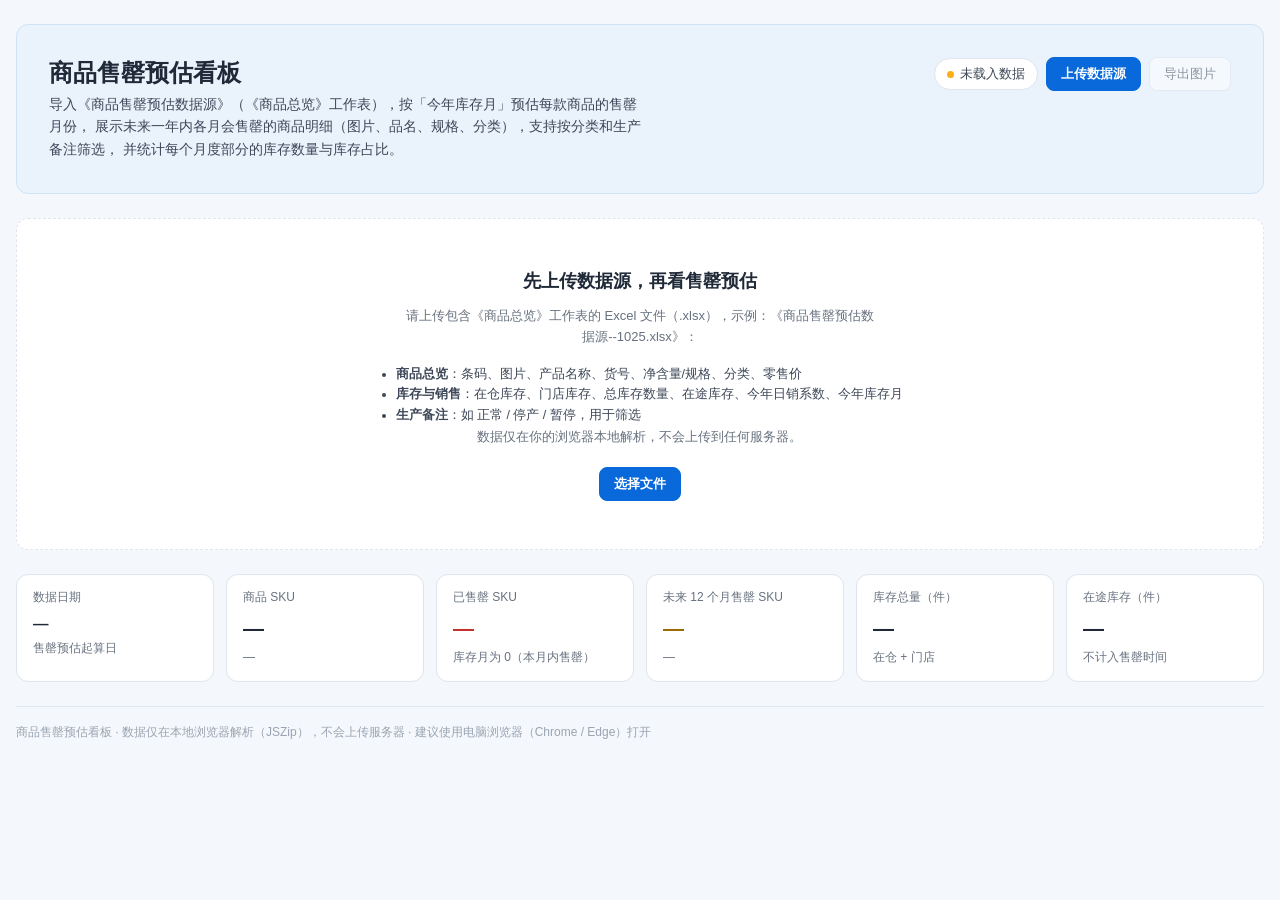
<file: 商品售罄预估看板/商品售罄预估看板.html>
<!DOCTYPE html>
<html lang="zh-CN">
<head>
  <meta charset="UTF-8">
  <meta name="viewport" content="width=device-width, initial-scale=1.0">
  <meta name="color-scheme" content="light">
  <title>商品售罄预估看板</title>
  <link rel="stylesheet" href="../theme.css">

  <style>
    /* 与「门店 SKU 库存水位线工具」保持一致的 Business Blue 配色 */
    :root {
      --page-bg: var(--surface);
      --page-surface: var(--tint);
      --page-surface-muted: var(--surface-muted);
      --page-text: var(--text);
      --page-text-secondary: var(--text-secondary);
      --page-text-muted: var(--text-muted);
      --page-text-disabled: var(--text-disabled);
      --page-border: var(--border);
      --page-brand: var(--accent);
      --page-brand-hover: var(--accent-hover);
      --page-brand-soft: var(--accent-soft);
      --page-brand-soft-strong: var(--accent-soft-strong);
      --page-brand-text: var(--accent-text);

      --bg: var(--surface);
      --bg2: var(--tint);
      --rule: var(--border);
      --ink: var(--text);
      --muted: var(--text-muted);

      --info-soft: var(--accent-soft);
      --success-soft: var(--positive-soft);

      --space-1: 4px; --space-2: 8px; --space-3: 12px; --space-4: 16px; --space-5: 24px; --space-6: 32px;
      --radius-sm: 4px; --radius-md: 8px; --radius-lg: 12px; --radius-pill: 999px;
      --font-sans: -apple-system, 'Segoe UI', 'PingFang SC', 'Microsoft YaHei', 'Noto Sans CJK SC', 'Source Han Sans SC', sans-serif;
      --font-mono: 'SF Mono', Consolas, 'Courier New', monospace;
      --max: 1360px;
    }

    *, *::before, *::after { box-sizing: border-box; margin: 0; padding: 0; }
    html { font-size: 16px; }
    body {
      font-family: var(--font-sans);
      font-size: 14px;
      line-height: 1.65;
      color: var(--ink);
      background: var(--bg2);
      padding: 24px 0 56px;
      -webkit-font-smoothing: antialiased;
    }
    img { max-width: 100%; }
    button, input, select { font-family: inherit; }
    :focus-visible { outline: 2px solid var(--page-brand); outline-offset: 1px; }
    .page__content { width: calc(100% - 2rem); max-width: var(--max); margin: 0 auto; }

    /* === 页头 === */
    .report-intro { margin-bottom: var(--space-5); }
    .report-intro__surface {
      width: calc(100% - 2rem);
      max-width: var(--max);
      margin: 0 auto;
      background: var(--page-brand-soft);
      border: 1px solid var(--page-brand-soft-strong);
      border-radius: var(--radius-lg);
      padding: var(--space-6);
      color: var(--page-brand-text);
    }
    .intro-grid { display: flex; align-items: flex-start; justify-content: space-between; gap: var(--space-5); flex-wrap: wrap; }
    .report-intro h1 { font-size: 24px; line-height: 1.3; color: var(--page-text); }
    .report-intro__summary { margin-top: 6px; max-width: 80ch; font-size: 13.5px; color: var(--page-text-secondary); }
    .intro-actions { display: flex; align-items: center; gap: var(--space-2); flex-wrap: wrap; }
    .badge-src {
      display: inline-flex; align-items: center; gap: 6px;
      font-size: 12.5px; padding: 5px 12px; border-radius: var(--radius-pill);
      background: #FFFFFF; border: 1px solid var(--page-border); color: var(--page-text-secondary);
      max-width: 460px;
    }
    .badge-src .dot { width: 7px; height: 7px; border-radius: 50%; background: var(--warning); flex: none; }
    .badge-src.is-real .dot { background: var(--positive); }
    .badge-src span { overflow: hidden; text-overflow: ellipsis; white-space: nowrap; }

    /* === 按钮 === */
    .btn {
      display: inline-flex; align-items: center; justify-content: center; gap: 6px;
      padding: 7px 14px; border-radius: var(--radius-md);
      border: 1px solid var(--page-border); background: #FFFFFF;
      color: var(--page-text-secondary); font-size: 13px; cursor: pointer; white-space: nowrap;
      transition: border-color .12s ease, color .12s ease, background .12s ease;
    }
    .btn:hover { border-color: var(--page-brand); color: var(--page-brand); }
    .btn:disabled { opacity: .55; cursor: not-allowed; }
    .btn-primary { background: var(--page-brand); border-color: var(--page-brand); color: #fff; font-weight: 600; }
    .btn-primary:hover { background: var(--page-brand-hover); border-color: var(--page-brand-hover); color: #fff; }

    /* === 提示条 === */
    .banner {
      display: flex; align-items: flex-start; gap: 10px;
      background: var(--warning-soft); border: 1px solid #F0E4B8;
      border-radius: var(--radius-lg); padding: 11px 16px;
      font-size: 13px; color: #9A6B00; margin-bottom: var(--space-5);
    }
    .banner.error { background: var(--danger-soft); border-color: #FFD1D1; color: #C53030; }
    .banner[hidden] { display: none; }

    /* === KPI 卡片 === */
    .kpi-grid { display: grid; grid-template-columns: repeat(6, 1fr); gap: var(--space-3); margin-bottom: var(--space-5); }
    .kpi { background: var(--bg); border: 1px solid var(--page-border); border-radius: var(--radius-lg); padding: 13px 16px; min-width: 0; }
    .kpi-label { font-size: 12px; color: var(--page-text-muted); white-space: nowrap; overflow: hidden; text-overflow: ellipsis; }
    .kpi-value {
      margin-top: 3px; font-size: 21px; font-weight: 700; color: var(--page-text);
      font-variant-numeric: tabular-nums; overflow: hidden; text-overflow: ellipsis; white-space: nowrap;
    }
    .kpi-value.small { font-size: 15.5px; }
    .kpi-value em { font-style: normal; font-size: 12px; font-weight: 500; color: var(--page-text-muted); }
    .kpi-sub { margin-top: 2px; font-size: 12px; color: var(--page-text-muted); overflow: hidden; text-overflow: ellipsis; white-space: nowrap; }
    .kpi.is-danger .kpi-value { color: #C53030; }
    .kpi.is-warn .kpi-value { color: #9A6B00; }

    /* === 面板 === */
    .panel {
      background: var(--bg); border: 1px solid var(--page-border);
      border-radius: var(--radius-lg); padding: var(--space-4) var(--space-5);
      margin-bottom: var(--space-5);
    }
    .panel-head {
      display: flex; align-items: center; justify-content: space-between;
      gap: var(--space-3); flex-wrap: wrap; margin-bottom: var(--space-3);
    }
    .panel-head h2 { font-size: 16px; font-weight: 600; color: var(--page-text); display: flex; align-items: center; gap: 8px; flex-wrap: wrap; }
    .head-note { font-size: 12.5px; color: var(--page-text-muted); }
    .head-note b { color: var(--page-text-secondary); font-weight: 600; }
    .head-note .sep { margin: 0 6px; color: var(--page-text-disabled); }

    /* === 筛选器 === */
    .filter-row {
      display: grid;
      grid-template-columns: minmax(170px, 1fr) minmax(170px, 1fr) minmax(220px, 1.5fr);
      gap: var(--space-4);
    }
    .f-label { display: flex; align-items: center; gap: 5px; font-size: 12px; color: var(--page-text-muted); margin-bottom: 5px; }
    .f-label .hint {
      cursor: help; color: var(--page-text-disabled); font-size: 11px;
      border: 1px solid var(--page-text-disabled); border-radius: 50%;
      width: 13px; height: 13px; display: inline-flex; align-items: center; justify-content: center; flex: none;
    }
    select.f-select, input.f-input {
      width: 100%; padding: 7px 10px; border: 1px solid var(--page-border);
      border-radius: var(--radius-md); font-size: 13px; background: #FFFFFF; color: var(--ink);
    }
    .filter-tip { align-self: end; font-size: 12.5px; color: var(--page-text-muted); padding-bottom: 8px; }

    /* === 空状态 === */
    .empty-state {
      background: var(--bg); border: 1px dashed var(--page-border);
      border-radius: var(--radius-lg); padding: 48px 24px; text-align: center; margin-bottom: var(--space-5);
    }
    .empty-state h2 { font-size: 18px; color: var(--page-text); margin-bottom: 8px; }
    .empty-state p { font-size: 13px; color: var(--page-text-muted); max-width: 66ch; margin: 0 auto 6px; }
    .empty-state .btn { margin-top: 14px; }
    .empty-state ul { display: inline-block; text-align: left; margin: 10px auto 0; padding-left: 18px; font-size: 12.5px; color: var(--page-text-secondary); }

    /* === 月份 / 部分宫格 === */
    .parts-grid { display: grid; grid-template-columns: repeat(auto-fill, minmax(168px, 1fr)); gap: var(--space-3); }
    .part-card {
      text-align: left; border: 1px solid var(--page-border); background: #FFFFFF;
      border-radius: var(--radius-lg); padding: 11px 13px 12px; cursor: pointer;
      transition: border-color .12s ease, box-shadow .12s ease, transform .12s ease;
      min-width: 0;
    }
    .part-card:hover { border-color: var(--page-brand); box-shadow: 0 6px 18px rgba(9, 105, 218, .10); transform: translateY(-1px); }
    .part-card:disabled { cursor: default; border-style: dashed; background: var(--page-surface); box-shadow: none; transform: none; }
    .part-card:disabled .pc-label, .part-card:disabled .pc-qty { color: var(--page-text-disabled); }
    .pc-top { display: flex; align-items: baseline; justify-content: space-between; gap: 6px; }
    .pc-label { font-size: 14px; font-weight: 700; color: var(--page-text); }
    .pc-count { font-size: 11px; color: var(--page-text-muted); white-space: nowrap; }
    .pc-qty { margin-top: 6px; font-size: 21px; font-weight: 700; line-height: 1.2; color: var(--page-text); font-variant-numeric: tabular-nums; white-space: nowrap; overflow: hidden; text-overflow: ellipsis; }
    .pc-qty em { font-style: normal; font-size: 11.5px; font-weight: 500; color: var(--page-text-muted); margin-left: 2px; }
    .pc-share { margin-top: 2px; font-size: 12px; color: var(--page-text-secondary); font-variant-numeric: tabular-nums; }
    .pc-share b { color: var(--page-brand-text); font-weight: 700; }
    .part-bar { height: 4px; margin-top: 7px; background: var(--page-surface-muted); border-radius: 2px; overflow: hidden; }
    .part-bar > i { display: block; height: 100%; background: var(--page-brand); border-radius: 2px; }
    .part-card.tone-danger .part-bar > i { background: var(--danger); }
    .part-card.tone-danger .pc-qty { color: #C53030; }
    .part-card.tone-muted .part-bar > i { background: var(--page-text-disabled); }
    .pc-sub { margin-top: 5px; font-size: 11px; color: var(--page-text-muted); white-space: nowrap; overflow: hidden; text-overflow: ellipsis; }

    /* === 分月明细 === */
    .month-section:target { border-color: var(--page-brand); }
    .m-badge {
      display: inline-flex; align-items: center; padding: 1px 8px;
      border-radius: var(--radius-pill); font-size: 11.5px; font-weight: 500;
      color: var(--page-brand-text); background: var(--info-soft); border: 1px solid var(--page-brand-soft-strong);
    }
    .table-scroll { border: 1px solid var(--page-border); border-radius: var(--radius-md); overflow: auto; }
    table.so-table { width: 100%; border-collapse: separate; border-spacing: 0; min-width: 1020px; font-size: 13px; }
    table.so-table thead th {
      position: sticky; top: 0; z-index: 5;
      background: var(--page-surface); border-bottom: 1px solid var(--page-border);
      font-weight: 600; font-size: 12.5px; color: var(--page-text-secondary);
      padding: 9px 10px; white-space: nowrap; text-align: right;
    }
    table.so-table thead th.td-info { text-align: left; }
    table.so-table td {
      padding: 7px 10px; border-bottom: 1px solid var(--rule);
      white-space: nowrap; text-align: right; font-variant-numeric: tabular-nums; color: var(--page-text);
    }
    table.so-table tbody tr:last-child td { border-bottom: none; }
    table.so-table td.td-info { text-align: left; }
    table.so-table tbody tr:hover td { background: var(--page-surface); }
    .td-product { min-width: 220px; max-width: 320px; white-space: normal !important; }
    .td-product .p-name { font-weight: 500; line-height: 1.5; }
    .td-product .p-sub { font-size: 11.5px; color: var(--page-text-muted); line-height: 1.4; }
    .td-img { width: 62px; }
    .thumb {
      width: 46px; height: 46px; object-fit: contain; border-radius: 6px;
      border: 1px solid var(--rule); background: #FFFFFF; display: block; margin: 0 auto;
    }
    .thumb.empty { display: flex; align-items: center; justify-content: center; color: var(--page-text-disabled); font-size: 10px; }
    .zero { color: var(--page-text-muted); }
    .table-footnote { margin-top: 10px; font-size: 12px; color: var(--page-text-muted); line-height: 1.7; }

    /* === 口径说明 === */
    details.notes {
      background: var(--bg); border: 1px solid var(--page-border);
      border-radius: var(--radius-lg); margin-bottom: var(--space-5); overflow: hidden;
    }
    details.notes summary {
      cursor: pointer; padding: 13px 20px; font-weight: 600; font-size: 14px;
      color: var(--page-text); list-style: none;
      display: flex; align-items: center; justify-content: space-between; gap: 8px;
    }
    details.notes summary::-webkit-details-marker { display: none; }
    details.notes summary .chev { transition: transform .15s ease; color: var(--page-text-muted); font-size: 12px; }
    details.notes[open] summary .chev { transform: rotate(180deg); }
    details.notes[open] summary { border-bottom: 1px solid var(--page-border); }
    .notes-body { padding: 14px 20px 18px; font-size: 13px; color: var(--page-text-secondary); line-height: 1.75; }
    .notes-body h4 { font-size: 13px; font-weight: 600; color: var(--page-text); margin: 14px 0 4px; }
    .notes-body h4:first-child { margin-top: 0; }
    .notes-body ul { padding-left: 18px; }
    .notes-body li { margin: 3px 0; }
    .notes-body .formula { font-family: var(--font-mono); font-size: 12.5px; color: var(--page-text); }

    footer { border-top: 1px solid var(--page-border); padding-top: var(--space-4); margin-top: var(--space-5); }
    footer .gen-note { font-size: 12px; color: var(--page-text-disabled); }

    /* === 响应式 === */
    @media (max-width: 1240px) { .kpi-grid { grid-template-columns: repeat(3, 1fr); } }
    @media (max-width: 1024px) { .filter-row { grid-template-columns: 1fr 1fr; } .filter-tip { display: none; } }
    @media (max-width: 768px) {
      body { padding: 12px 0 32px; }
      .report-intro__surface { padding: var(--space-5); }
      .kpi-grid { grid-template-columns: repeat(2, 1fr); }
      .filter-row { grid-template-columns: 1fr; }
    }
    @media (max-width: 520px) { .kpi-grid { grid-template-columns: 1fr; } }
  </style>
</head>
<body>
  <article class="page">
    <header class="report-intro">
      <div class="report-intro__surface">
        <div class="intro-grid">
          <div>
            <h1>商品售罄预估看板</h1>
            <p class="report-intro__summary">
              导入《商品售罄预估数据源》（《商品总览》工作表），按「今年库存月」预估每款商品的售罄月份，
              展示未来一年内各月会售罄的商品明细（图片、品名、规格、分类），支持按分类和生产备注筛选，
              并统计每个月度部分的库存数量与库存占比。
            </p>
          </div>
          <div class="intro-actions">
            <span class="badge-src" id="dataSourceBadge" title=""><span class="dot"></span><span id="dataSourceText">未载入数据</span></span>
            <button class="btn btn-primary" id="btnUpload" type="button">上传数据源</button>
            <button class="btn" id="btnExport" type="button" disabled title="上传数据源后可导出">导出图片</button>
            <input type="file" id="fileInput" accept=".xlsx" hidden>
          </div>
        </div>
      </div>
    </header>

    <div class="page__content">
      <main>
        <div class="banner" id="warnBanner" hidden></div>
        <div class="banner error" id="errorBanner" hidden></div>

        <!-- 空状态 -->
        <section class="empty-state" id="emptyState">
          <h2>先上传数据源，再看售罄预估</h2>
          <p>请上传包含《商品总览》工作表的 Excel 文件（.xlsx），示例：《商品售罄预估数据源--1025.xlsx》：</p>
          <ul>
            <li><b>商品总览</b>：条码、图片、产品名称、货号、净含量/规格、分类、零售价</li>
            <li><b>库存与销售</b>：在仓库存、门店库存、总库存数量、在途库存、今年日销系数、今年库存月</li>
            <li><b>生产备注</b>：如 正常 / 停产 / 暂停，用于筛选</li>
          </ul>
          <p>数据仅在你的浏览器本地解析，不会上传到任何服务器。</p>
          <button class="btn btn-primary" id="btnUploadEmpty" type="button">选择文件</button>
        </section>

        <!-- KPI -->
        <section class="kpi-grid" id="kpiGrid" hidden aria-label="核心指标卡片">
          <div class="kpi">
            <div class="kpi-label">数据日期</div>
            <div class="kpi-value small" id="kpiDate">—</div>
            <div class="kpi-sub" id="kpiDateSub">售罄预估起算日</div>
          </div>
          <div class="kpi">
            <div class="kpi-label">商品 SKU</div>
            <div class="kpi-value" id="kpiSku">—</div>
            <div class="kpi-sub" id="kpiSkuSub">—</div>
          </div>
          <div class="kpi is-danger">
            <div class="kpi-label">已售罄 SKU</div>
            <div class="kpi-value" id="kpiSoldOut">—</div>
            <div class="kpi-sub" id="kpiSoldOutSub">库存月为 0（本月内售罄）</div>
          </div>
          <div class="kpi is-warn">
            <div class="kpi-label">未来 12 个月售罄 SKU</div>
            <div class="kpi-value" id="kpiNext12">—</div>
            <div class="kpi-sub" id="kpiNext12Sub">—</div>
          </div>
          <div class="kpi">
            <div class="kpi-label">库存总量（件）</div>
            <div class="kpi-value" id="kpiStock">—</div>
            <div class="kpi-sub" id="kpiStockSub">在仓 + 门店</div>
          </div>
          <div class="kpi">
            <div class="kpi-label">在途库存（件）</div>
            <div class="kpi-value" id="kpiTransit">—</div>
            <div class="kpi-sub" id="kpiTransitSub">不计入售罄时间</div>
          </div>
        </section>

        <!-- 筛选器 -->
        <section class="panel" id="filterPanel" hidden aria-label="筛选条件">
          <div class="filter-row" id="filterMainRow">
            <div>
              <div class="f-label">分类</div>
              <select class="f-select" id="categorySel"></select>
            </div>
            <div>
              <div class="f-label">生产备注<span class="hint" title="对应数据源「生产备注」列，如 正常/停产/暂停">i</span></div>
              <select class="f-select" id="productionSel"></select>
            </div>
            <div class="filter-tip" id="filterTip">共 0 款商品 · 库存 0 件</div>
          </div>
          <div class="filter-row secondary" style="display:flex; gap:12px; flex-wrap:wrap; align-items:center;">
            <div class="inline-ctrl" style="display:flex; align-items:center; gap:8px;">
              <span class="f-label" style="margin:0;">售罄月份范围</span>
              <select class="f-select" id="monthFromSel" style="width:160px;"></select>
              <span class="f-label" style="margin:0;">至</span>
              <select class="f-select" id="monthToSel" style="width:160px;"></select>
              <span class="hint" title="限定导出 / 展示哪些售罄月份的商品（默认全部）">i</span>
            </div>
          </div>
        </section>

        <!-- 各月份部分汇总（库存数量与占比） -->
        <section class="panel" id="partsPanel" hidden aria-label="各月份库存与占比">
          <div class="panel-head">
            <h2>各月份售罄分项（库存数量 / 占比）</h2>
            <div class="head-note" id="partsMeta">—</div>
          </div>
          <div class="parts-grid" id="partsGrid"></div>
          <div class="table-footnote" id="partsFootnote">—</div>
        </section>

        <!-- 分月明细 -->
        <div id="monthSections"></div>

        <!-- 口径说明 -->
        <details class="notes" id="notesBox" hidden>
          <summary>计算口径与指标说明<span class="chev">▼</span></summary>
          <div class="notes-body">
            <h4>售罄预估</h4>
            <ul>
              <li><span class="formula">预计售罄日期 = 数据日期 + 今年库存月 × 30 天</span></li>
              <li>数据源中「今年库存月」= 在仓库存 ÷ 今年日销系数 ÷ 30，因此在当前销售速度下把现有库存卖完的月份即为售罄月份。</li>
              <li>今年库存月为 0（当前库存已为 0 或不足）的商品归入「已售罄」；超出未来 12 个月的商品归入「12 个月以后」。</li>
              <li>今年日销系数为 0（无销量）的商品不会售罄，单独归入「无销量」，不参与月份预估。</li>
            </ul>
            <h4>月份部分的库存数量与占比</h4>
            <ul>
              <li>每个月份为一个「部分」，<span class="formula">库存数量 = 该月售罄商品的总库存数量之和</span>。</li>
              <li><span class="formula">库存占比 = 该月库存数量 ÷ 当前筛选下全部商品的库存总量</span>，与九宫格宫格的库存占比口径一致。</li>
              <li>「在途库存」仅作提示，不计入售罄时间（在途到货时间未知）。</li>
            </ul>
            <h4>筛选与展示</h4>
            <ul>
              <li>分类、生产备注、售罄月份范围筛选同时作用于汇总部分与分月明细；占比分母随筛选结果变化。</li>
              <li>生产备注为空时归入「未设置」。</li>
              <li>商品图片来自 Excel 内嵌图片（WPS 单元格图片），在浏览器本地解压读取；品名自动省略「BLACK PAW / 黑爪」字样。</li>
            </ul>
          </div>
        </details>
      </main>

      <footer>
        <p class="gen-note">商品售罄预估看板 · 数据仅在本地浏览器解析（JSZip），不会上传服务器 · 建议使用电脑浏览器（Chrome / Edge）打开</p>
      </footer>
    </div>
  </article>

  <script src="./assets/jszip.min.js"></script>
  <script>
  (function () {
    'use strict';

    var IMG_BATCH = 10;      // 图片分批转 dataURL，避免一次性阻塞
    var DAYS_PER_MONTH = 30; // 与数据源「今年库存月」公式一致（÷30）

    /* ================= 状态 ================= */
    var state = {
      fileName: '',
      products: [],     // 解析后的商品行
      baseKey: 0,       // 数据日期（yyyymmdd）
      category: '全部',
      productionNote: '全部',
      monthFromIdx: -1, // -1 = 不筛
      monthToIdx: -1,
      parts: [],        // 月份/部分定义（带 orderId）
      loaded: false
    };

    /* ================= 通用工具 ================= */
    function $(id) { return document.getElementById(id); }
    function nextTick() { return new Promise(function (r) { setTimeout(r, 0); }); }
    function escapeHtml(s) {
      return String(s == null ? '' : s).replace(/[&<>"']/g, function (c) {
        return { '&': '&amp;', '<': '&lt;', '>': '&gt;', '"': '&quot;', "'": '&#39;' }[c];
      });
    }
    function unescapeXml(s) {
      return String(s)
        .replace(/&quot;/g, '"').replace(/&apos;/g, "'")
        .replace(/&lt;/g, '<').replace(/&gt;/g, '>')
        .replace(/&#x([0-9a-fA-F]+);/g, function (_, h) { return String.fromCharCode(parseInt(h, 16)); })
        .replace(/&#(\d+);/g, function (_, d) { return String.fromCharCode(+d); })
        .replace(/&amp;/g, '&');
    }
    function fmtInt(n) {
      return (n === null || n === undefined || !isFinite(n)) ? '—' : Number(n).toLocaleString('zh-CN', { maximumFractionDigits: 0 });
    }
    function fmtPrice(n) {
      if (n === null || n === undefined || !isFinite(n)) return '—';
      return n.toLocaleString('zh-CN', { minimumFractionDigits: 2, maximumFractionDigits: 2 });
    }
    function fmtDaily(n) {
      if (n === null || n === undefined || !isFinite(n)) return '—';
      if (n > 0 && n < 0.01) return '<0.01';
      return n.toFixed(2);
    }
    function fmtMonths(n) {
      if (n === null || n === undefined || !isFinite(n)) return '—';
      return n.toFixed(1);
    }
    /* 品名省略「BLACK PAW / 黑爪」 */
    function cleanProductName(name) {
      return String(name || '')
        .replace(/BLACK\s*PAW/gi, '')
        .replace(/黑爪/g, '')
        .replace(/\s{2,}/g, ' ')
        .replace(/^[\s\-—·、,，]+|[\s\-—·、,，]+$/g, '')
        .trim();
    }
    function parseNum(v) {
      if (v === null || v === undefined || v === '') return null;
      var m = String(v).replace(/,/g, '').trim().match(/-?\d+(?:\.\d+)?/);
      if (!m) return NaN;
      return Number(m[0]);
    }

    /* ---- 日期工具（yyyymmdd 整数） ---- */
    function mkKey(y, m, d) {
      if (y < 1900 || y > 2200 || m < 1 || m > 12 || d < 1 || d > 31) return 0;
      return y * 10000 + m * 100 + d;
    }
    function keyToIso(k) {
      if (!k) return '';
      var y = Math.floor(k / 10000), m = Math.floor((k % 10000) / 100), d = k % 100;
      return y + '-' + String(m).padStart(2, '0') + '-' + String(d).padStart(2, '0');
    }
    function serialToKey(n) {
      var dt = new Date(Date.UTC(1899, 11, 30) + Math.round(n) * 86400000);
      return mkKey(dt.getUTCFullYear(), dt.getUTCMonth() + 1, dt.getUTCDate());
    }
    function addDaysKey(k, days) {
      var y = Math.floor(k / 10000), m = Math.floor((k % 10000) / 100), d = k % 100;
      var dt = new Date(Date.UTC(y, m - 1, d));
      dt.setUTCDate(dt.getUTCDate() + Math.round(days));
      return mkKey(dt.getUTCFullYear(), dt.getUTCMonth() + 1, dt.getUTCDate());
    }
    function monthKeyOfDate(k) {
      return Math.floor(k / 100); // yyyymm
    }
    function addMonthsYm(ym, n) {
      var y = Math.floor(ym / 100), m = ym % 100;
      var total = y * 12 + (m - 1) + n;
      return Math.floor(total / 12) * 100 + (total % 12 + 1);
    }
    function lastDayKeyOfYm(ym) {
      var y = Math.floor(ym / 100), m = ym % 100;
      var dt = new Date(Date.UTC(y, m, 0));
      return mkKey(dt.getUTCFullYear(), dt.getUTCMonth() + 1, dt.getUTCDate());
    }
    function ymLabel(ym) {
      var y = Math.floor(ym / 100), m = ym % 100;
      return String(y).slice(-2) + '年' + m + '月';
    }
    function daysBetweenKeys(a, b) {
      var da = new Date(Date.UTC(Math.floor(a / 10000), Math.floor((a % 10000) / 100) - 1, a % 100));
      var db = new Date(Date.UTC(Math.floor(b / 10000), Math.floor((b % 10000) / 100) - 1, b % 100));
      return Math.round((db - da) / 86400000);
    }

    /* ================= XLSX 解析（JSZip + 正则） ================= */
    var CELL_RE = /<c r="([A-Z]+)\d+"([^>]*?)(?:\/>|>([\s\S]*?)<\/c>)/g;

    function readZipText(zip, path) {
      var f = zip.file(path);
      return f ? f.async('string') : Promise.resolve('');
    }
    function parseSharedStrings(xml) {
      var out = [];
      if (!xml) return out;
      var re = /<si>([\s\S]*?)<\/si>/g, m;
      while ((m = re.exec(xml)) !== null) {
        var ts = [], tr = /<t[^>]*>([\s\S]*?)<\/t>/g, tm;
        while ((tm = tr.exec(m[1])) !== null) ts.push(unescapeXml(tm[1]));
        out.push(ts.join(''));
      }
      return out;
    }
    function parseWorkbookSheets(wbXml, relsXml) {
      var rels = {};
      var rr = /<Relationship\b[^>]*\bId="([^"]+)"[^>]*\bTarget="([^"]+)"/g, rm;
      while ((rm = rr.exec(relsXml)) !== null) rels[rm[1]] = rm[2];
      var sheets = [];
      var sr = /<sheet\b[^>]*\bname="([^"]+)"[^>]*\br:id="([^"]+)"/g, sm;
      while ((sm = sr.exec(wbXml)) !== null) {
        var target = rels[sm[2]] || '';
        var path = target.replace(/^\//, '');
        if (!/^xl\//.test(path)) path = 'xl/' + path;
        sheets.push({ name: unescapeXml(sm[1]), path: path });
      }
      return sheets;
    }
    function extractCells(rowXml, wantedCols, ss) {
      var out = {};
      CELL_RE.lastIndex = 0;
      var m;
      while ((m = CELL_RE.exec(rowXml)) !== null) {
        var col = m[1];
        if (wantedCols && !wantedCols.has(col)) continue;
        var attrs = m[2];
        var inner = m[3] || '';
        var vm = inner.match(/<v>([^<]*)<\/v>/);
        var v = vm ? vm[1] : '';
        var im = inner.match(/<is>([\s\S]*?)<\/is>/);
        if (im) {
          var ts = [], tr = /<t[^>]*>([\s\S]*?)<\/t>/g, tm;
          while ((tm = tr.exec(im[1])) !== null) ts.push(unescapeXml(tm[1]));
          v = ts.join('');
        } else if (/\bt="s"/.test(attrs) && v !== '') {
          v = ss[parseInt(v, 10)] || '';
        } else {
          v = unescapeXml(v);
        }
        out[col] = v;
      }
      return out;
    }
    function findHeader(rowParts, keyAliases, ss, maxScan) {
      for (var i = 0; i < Math.min(maxScan || 8, rowParts.length); i++) {
        var cells = extractCells(rowParts[i], null, ss);
        var values = Object.keys(cells).map(function (c) { return String(cells[c]).trim(); });
        for (var j = 0; j < values.length; j++) {
          if (keyAliases.indexOf(values[j]) >= 0) return { cells: cells, idx: i };
        }
      }
      return null;
    }
    function mapColumns(headerCells, fields) {
      var colByField = {};
      var normValues = {};
      Object.keys(headerCells).forEach(function (col) {
        normValues[String(headerCells[col]).trim()] = col;
      });
      Object.keys(fields).forEach(function (field) {
        var aliases = fields[field];
        colByField[field] = '';
        for (var i = 0; i < aliases.length; i++) {
          if (normValues[aliases[i]]) { colByField[field] = normValues[aliases[i]]; break; }
        }
      });
      return colByField;
    }
    function wantedSet(colByField) {
      var s = new Set();
      Object.keys(colByField).forEach(function (f) { if (colByField[f]) s.add(colByField[f]); });
      return s;
    }

    /* ---- 内嵌图片（WPS cellimages） ---- */
    var IMG_MIME = { png: 'image/png', jpg: 'image/jpeg', jpeg: 'image/jpeg', webp: 'image/webp', gif: 'image/gif', bmp: 'image/bmp' };
    function mimeOf(target) {
      var ext = String(target || '').split('.').pop().toLowerCase();
      return IMG_MIME[ext] || 'image/png';
    }
    async function parseCellImages(zip, onProgress) {
      var map = new Map();
      var relsXml = await readZipText(zip, 'xl/_rels/cellimages.xml.rels');
      var ciXml = await readZipText(zip, 'xl/cellimages.xml');
      if (!relsXml || !ciXml) return map;
      var rels = {};
      var rr = /<Relationship\b[^>]*\bId="([^"]+)"[^>]*\bTarget="([^"]+)"/g, rm;
      while ((rm = rr.exec(relsXml)) !== null) rels[rm[1]] = rm[2];
      var pairs = [];
      var seen = new Set();
      // 按 </...cellImage> 分块，避免根节点 <cellImages> 干扰匹配
      var chunks = ciXml.split(/<\/[^>]*cellImage>/i);
      chunks.forEach(function (chunk) {
        var nm = chunk.match(/\bname="(ID_[0-9A-Fa-f]+)"/i);
        var em = chunk.match(/\br:embed="([^"]+)"/);
        if (!nm || !em) return;
        var target = rels[em[1]] || '';
        if (!target) return;
        var path = target.replace(/^\//, '');
        if (!/^xl\//.test(path)) path = 'xl/' + path;
        pairs.push([nm[1], path]);
        seen.add(path);
      });
      var paths = Array.from(seen);
      var urlByPath = new Map();
      for (var i = 0; i < paths.length; i += IMG_BATCH) {
        var batch = paths.slice(i, i + IMG_BATCH);
        await Promise.all(batch.map(async function (p) {
          var f = zip.file(p);
          if (!f) return;
          var b64 = await f.async('base64');
          urlByPath.set(p, 'data:' + mimeOf(p) + ';base64,' + b64);
        }));
        if (onProgress) onProgress(Math.min(i + IMG_BATCH, paths.length), paths.length);
        await nextTick();
      }
      pairs.forEach(function (pr) {
        var url = urlByPath.get(pr[1]);
        if (url) map.set(pr[0], url);
      });
      return map;
    }

    /* ---- 数据日期：取表头第一行第一个日期序列号 ---- */
    function detectBaseKey(rowXml, ss) {
      var cells = extractCells(rowXml || '', null, ss);
      var cols = Object.keys(cells).sort(function (a, b) {
        return a.length === b.length ? a.localeCompare(b) : a.length - b.length;
      });
      for (var i = 0; i < cols.length; i++) {
        var raw = String(cells[cols[i]] || '').trim();
        var n = Number(raw);
        if (isFinite(n) && n > 35000 && n < 60000) return serialToKey(n);
      }
      return 0;
    }

    /* ---- 主解析入口 ---- */
    async function parseWorkbookFile(file, onProgress) {
      if (!window.JSZip) throw new Error('JSZip 库加载失败，请刷新页面重试');
      onProgress('读取文件…');
      var buffer = await file.arrayBuffer();
      var zip = await JSZip.loadAsync(buffer);

      onProgress('读取共享字符串…');
      var ss = parseSharedStrings(await readZipText(zip, 'xl/sharedStrings.xml'));
      var wbXml = await readZipText(zip, 'xl/workbook.xml');
      var relsXml = await readZipText(zip, 'xl/_rels/workbook.xml.rels');
      if (!wbXml) throw new Error('不是有效的 Excel 文件（缺少 workbook.xml）');
      var sheets = parseWorkbookSheets(wbXml, relsXml);
      var names = sheets.map(function (s) { return s.name; });

      var productSheet = null;
      ['商品总览', '总库存情况', '商品信息', '商品资料'].some(function (alias) {
        for (var j = 0; j < sheets.length; j++) {
          if (sheets[j].name.trim() === alias) { productSheet = sheets[j]; return true; }
        }
        return false;
      });
      if (!productSheet) throw new Error('缺少《商品总览》工作表。文件内工作表：' + (names.join('、') || '无'));

      onProgress('解析商品图片…');
      var imageById = await parseCellImages(zip, function (done, total) {
        onProgress('解析商品图片… ' + done + '/' + total);
      });

      onProgress('解析商品总览…');
      var shXml = await readZipText(zip, productSheet.path);
      var rowParts = shXml.split('</row>');
      var header = findHeader(rowParts, ['产品名称', '商品名称', '品名'], ss, 8);
      if (!header) throw new Error('商品总览表里找不到表头（需包含「产品名称」列）');

      var baseKey = detectBaseKey(rowParts[0], ss);
      if (!baseKey) {
        var dt = new Date();
        baseKey = mkKey(dt.getFullYear(), dt.getMonth() + 1, dt.getDate());
      }

      var FIELDS = {
        barcode: ['条码', '商品条码', '69码'],
        image: ['图片', '商品图片'],
        productName: ['产品名称', '商品名称', '品名'],
        specCode: ['货号', '规格编码'],
        spec: ['净含量/规格', '规格', '净含量'],
        category: ['分类', '品类'],
        retailPrice: ['零售价'],
        productionNote: ['生产备注'],
        inWarehouse: ['在仓库存'],
        storeStock: ['门店库存'],
        totalStock: ['总库存数量', '总库存'],
        inTransit: ['在途库存'],
        daily: ['今年日销系数', '日销系数'],
        months: ['今年库存月', '库存月']
      };
      // 纯按表头名匹配，不再按列字母/索引兜底：避免数据源调整列顺序后静默错位
      var cols = mapColumns(header.cells, FIELDS);
      var missing = Object.keys(FIELDS).filter(function (f) { return !cols[f]; });
      if (missing.length) {
        var missLabels = missing.map(function (f) { return FIELDS[f][0]; });
        console.warn('售罄看板：以下列未在表头中匹配到，将留空 →', missLabels.join('、'));
      }
      var wanted = wantedSet(cols);
      var ID_RE = /ID_[0-9A-Fa-f]+/i;

      /* 月份分项定义：已售罄 → 未来 12 个月 → 12 个月以后 → 无销量 */
      var baseYm = monthKeyOfDate(baseKey);
      var prevMonthEnd = lastDayKeyOfYm(baseYm);
      var parts = [{ key: 'soldout', label: '已售罄', sub: '≤ ' + keyToIso(prevMonthEnd), tone: 'danger', orderId: 0 }];
      for (var mi = 1; mi <= 12; mi++) {
        var ym = addMonthsYm(baseYm, mi);
        parts.push({ key: String(ym), label: ymLabel(ym), sub: '库存月 ' + mi + ' 个月内', tone: 'normal', orderId: mi });
      }
      var lastYm = addMonthsYm(baseYm, 12);
      parts.push({ key: 'later', label: '12 个月以后', sub: ymLabel(addMonthsYm(lastYm, 1)) + '及以后', tone: 'muted', orderId: 13 });
      parts.push({ key: 'nosales', label: '无销量', sub: '日销系数 = 0，不参与售罄', tone: 'neutral', orderId: 14 });

      var products = [];
      var skipped = 0;
      var totalRows = rowParts.length - 1;
      for (var pi = header.idx + 1; pi < totalRows; pi++) {
        var pc = extractCells(rowParts[pi], wanted, ss);
        var pName = String(pc[cols.productName] || '').trim();
        var barcode = String(pc[cols.barcode] || '').trim();
        if (!pName && !/^\d{6,}$/.test(barcode)) { skipped++; continue; }

        var imgRaw = String(pc[cols.image] || '');
        var idm = ID_RE.exec(unescapeXml(imgRaw)) || ID_RE.exec(rowParts[pi]);
        var imageId = idm ? idm[0] : '';
        var imageUrl = imageId ? (imageById.get(imageId) || '') : '';

        var inW = parseNum(pc[cols.inWarehouse]);
        var storeS = parseNum(pc[cols.storeStock]);
        var totalS = parseNum(pc[cols.totalStock]);
        if (!isFinite(inW)) inW = 0;
        if (!isFinite(storeS)) storeS = 0;
        if (!isFinite(totalS)) totalS = inW + storeS;
        var transit = parseNum(pc[cols.inTransit]);
        if (!isFinite(transit)) transit = 0;
        var daily = parseNum(pc[cols.daily]);
        if (!isFinite(daily)) daily = 0;
        var months = parseNum(pc[cols.months]);
        if (!isFinite(months)) months = null;

        // 余下天数：优先用「今年库存月 × 30」，缺失时用 总库存 ÷ 日销系数
        var days = null;
        if (months !== null) days = months * DAYS_PER_MONTH;
        else if (daily > 0) days = totalS / daily;
        var soldOutKey = days === null ? 0 : addDaysKey(baseKey, days);

        var bucket = '';
        if (daily <= 0) {
          bucket = 'nosales';
        } else if (days === null || days <= 0 || soldOutKey <= prevMonthEnd) {
          bucket = 'soldout';
        } else {
          var ymKey = String(monthKeyOfDate(soldOutKey));
          var inRange = parts.some(function (p) { return p.key === ymKey; });
          bucket = inRange ? ymKey : 'later';
        }

        products.push({
          barcode: barcode,
          productName: pName,
          cleanName: cleanProductName(pName) || pName,
          specCode: String(pc[cols.specCode] || '').trim(),
          spec: String(pc[cols.spec] || '').trim(),
          category: String(pc[cols.category] || '').trim() || '未分类',
          retailPrice: parseNum(pc[cols.retailPrice]),
          inWarehouse: inW,
          storeStock: storeS,
          totalStock: totalS,
          inTransit: transit,
          daily: daily,
          months: months,
          days: days,
          soldOutKey: soldOutKey,
          productionNote: String(pc[cols.productionNote] || '').trim(),
          imageUrl: imageUrl,
          bucket: bucket
        });
      }
      if (!products.length) throw new Error('商品总览表没有解析到商品数据');
      return { products: products, baseKey: baseKey, parts: parts, sheetName: productSheet.name, skipped: skipped };
    }

    /* ================= 计算 ================= */
    function filterProducts() {
      // 预先建 bucket -> orderId 映射，支持按售罄月份范围筛选
      var bucketOrder = {};
      state.parts.forEach(function (p) { bucketOrder[p.key] = p.orderId; });
      var minOrder = state.monthFromIdx >= 0 ? state.monthFromIdx : null;
      var maxOrder = state.monthToIdx >= 0 ? state.monthToIdx : null;
      return state.products.filter(function (p) {
        if (state.category !== '全部' && p.category !== state.category) return false;
        if (state.productionNote !== '全部') {
          if ((p.productionNote || '未设置') !== state.productionNote) return false;
        }
        if (minOrder !== null || maxOrder !== null) {
          var oid = bucketOrder[p.bucket];
          if (minOrder !== null && oid < minOrder) return false;
          if (maxOrder !== null && oid > maxOrder) return false;
        }
        return true;
      });
    }

    function computeModel() {
      var filtered = filterProducts();
      var totalQty = 0, totalTransit = 0;
      filtered.forEach(function (p) {
        totalQty += p.totalStock || 0;
        totalTransit += p.inTransit || 0;
      });

      var bucketMap = {};
      state.parts.forEach(function (p) { bucketMap[p.key] = []; });
      filtered.forEach(function (p) {
        if (!bucketMap[p.bucket]) bucketMap[p.bucket] = [];
        bucketMap[p.bucket].push(p);
      });

      var parts = state.parts.map(function (p) {
        var rows = bucketMap[p.key] || [];
        var qty = 0, transit = 0;
        rows.forEach(function (r) { qty += r.totalStock || 0; transit += r.inTransit || 0; });
        // 明细排序：月份内按售罄日期升序，其余按库存降序
        rows.sort(function (a, b) {
          if (a.bucket !== 'nosales' && b.bucket !== 'nosales') {
            if (a.soldOutKey !== b.soldOutKey) return a.soldOutKey - b.soldOutKey;
          }
          return (b.totalStock || 0) - (a.totalStock || 0);
        });
        return {
          def: p,
          rows: rows,
          skuCount: rows.length,
          qty: qty,
          transit: transit,
          share: totalQty > 0 ? qty / totalQty : null
        };
      });

      var soldoutCount = parts[0].skuCount;
      var next12 = parts.slice(1, 13).reduce(function (s, p) { return s + p.skuCount; }, 0);
      return {
        filtered: filtered,
        totalQty: totalQty,
        totalTransit: totalTransit,
        parts: parts,
        soldoutCount: soldoutCount,
        next12Count: next12
      };
    }

    /* ================= 渲染 ================= */
    function renderKpis(model) {
      $('kpiDate').textContent = keyToIso(state.baseKey) || '—';
      $('kpiSku').textContent = fmtInt(model.filtered.length);
      $('kpiSkuSub').textContent = '筛选后 / 共 ' + fmtInt(state.products.length) + ' 款';
      $('kpiSoldOut').textContent = fmtInt(model.soldoutCount);
      $('kpiSoldOutSub').textContent = '库存月为 0（≤ ' + keyToIso(lastDayKeyOfYm(monthKeyOfDate(state.baseKey))) + '）';
      $('kpiNext12').textContent = fmtInt(model.next12Count);
      $('kpiNext12Sub').textContent = ymLabel(addMonthsYm(monthKeyOfDate(state.baseKey), 1)) + ' ~ '
        + ymLabel(addMonthsYm(monthKeyOfDate(state.baseKey), 12));
      $('kpiStock').textContent = fmtInt(model.totalQty);
      $('kpiStockSub').textContent = '当前筛选库存合计';
      $('kpiTransit').textContent = fmtInt(model.totalTransit);
      $('kpiTransitSub').textContent = '在途不计入售罄时间';
    }

    function renderFilterOptions() {
      var cats = Array.from(new Set(state.products.map(function (p) { return p.category; }))).filter(Boolean);
      cats.sort(function (a, b) { return a.localeCompare(b, 'zh'); });
      $('categorySel').innerHTML = ['全部'].concat(cats).map(function (c) {
        return '<option value="' + escapeHtml(c) + '"' + (state.category === c ? ' selected' : '') + '>' + escapeHtml(c) + '</option>';
      }).join('');

      var prodList = Array.from(new Set(state.products.map(function (p) { return p.productionNote || '未设置'; })));
      prodList.sort(function (a, b) { return a.localeCompare(b, 'zh'); });
      $('productionSel').innerHTML = ['全部'].concat(prodList).map(function (n) {
        return '<option value="' + escapeHtml(n) + '"' + (state.productionNote === n ? ' selected' : '') + '>' + escapeHtml(n) + '</option>';
      }).join('');

      var partOpts = state.parts.map(function (p, i) { return { idx: i, label: p.label }; });
      $('monthFromSel').innerHTML = ['<option value="-1">不限起点</option>']
        .concat(partOpts.map(function (o) { return '<option value="' + o.idx + '">' + escapeHtml(o.label) + '</option>'; }))
        .join('');
      $('monthToSel').innerHTML = ['<option value="-1">不限终点</option>']
        .concat(partOpts.map(function (o) { return '<option value="' + o.idx + '">' + escapeHtml(o.label) + '</option>'; }))
        .join('');
      $('monthFromSel').value = String(state.monthFromIdx);
      $('monthToSel').value = String(state.monthToIdx);
    }

    function renderParts(model) {
      var grid = $('partsGrid');
      grid.innerHTML = model.parts.map(function (p) {
        var disabled = p.skuCount === 0;
        var pct = p.share === null ? null : p.share * 100;
        return '<button type="button" class="part-card tone-' + p.def.tone + '" data-part="' + p.def.key + '"'
          + (disabled ? ' disabled' : '') + ' title="' + escapeHtml(p.def.label + '：' + (disabled ? '本月无商品售罄' : '点击查看明细')) + '">'
          + '<div class="pc-top"><span class="pc-label">' + escapeHtml(p.def.label) + '</span>'
          + '<span class="pc-count">' + (disabled ? '无售罄' : fmtInt(p.skuCount) + ' 款') + '</span></div>'
          + '<div class="pc-qty">' + fmtInt(p.qty) + '<em>件</em></div>'
          + '<div class="pc-share">占比 <b>' + (pct === null ? '—' : pct.toFixed(1) + '%') + '</b></div>'
          + '<div class="part-bar"><i style="width:' + (pct === null ? 0 : Math.min(100, pct).toFixed(2)) + '%"></i></div>'
          + '<div class="pc-sub">' + escapeHtml(p.def.sub) + (p.transit > 0 ? ' · 在途 ' + fmtInt(p.transit) + ' 件' : '') + '</div>'
          + '</button>';
      }).join('');

      $('partsMeta').innerHTML = '当前筛选 <b>' + fmtInt(model.filtered.length) + '</b> 款商品'
        + '<span class="sep">·</span>库存合计 <b>' + fmtInt(model.totalQty) + '</b> 件'
        + '<span class="sep">·</span>在途合计 <b>' + fmtInt(model.totalTransit) + '</b> 件';
      $('partsFootnote').innerHTML = '占比 = 该月份的库存数量 ÷ 当前筛选下全部商品库存总量（' + fmtInt(model.totalQty) + ' 件）；'
        + '「已售罄」为库存月 0 或本月内售罄，「12 个月以后」为超出未来一年，「无销量」不参与售罄预估。点击月份卡片可跳到对应明细。';
    }

    function renderMonthSections(model) {
      var host = $('monthSections');
      var filled = model.parts.filter(function (p) { return p.rows.length > 0; });
      if (!filled.length) {
        host.innerHTML = '<section class="panel"><div class="empty-state" style="border:none;padding:28px 12px;margin:0;">'
          + '<h2>当前筛选条件下没有商品</h2><p>请调整分类、生产备注或售罄月份范围筛选。</p></div></section>';
        return;
      }
      host.innerHTML = filled.map(function (p) {
        var rows = p.rows.map(function (r) {
          var img = r.imageUrl
            ? '<img class="thumb" src="' + r.imageUrl + '" alt="' + escapeHtml(r.cleanName) + '" loading="lazy">'
            : '<div class="thumb empty">无图</div>';
          var price = r.retailPrice === null || !isFinite(r.retailPrice) ? '<span class="zero">—</span>' : fmtPrice(r.retailPrice);
          var dateText = r.bucket === 'nosales'
            ? '<span class="zero">不售罄</span>'
            : (r.soldOutKey ? keyToIso(r.soldOutKey) : '<span class="zero">—</span>');
          var remain = r.bucket === 'nosales' || r.days === null
            ? '<span class="zero">—</span>'
            : (r.days <= 0 ? '<span class="zero">0</span>' : fmtInt(Math.round(r.days)));
          return '<tr>'
            + '<td class="td-img">' + img + '</td>'
            + '<td class="td-info td-product"><div class="p-name" title="' + escapeHtml(r.productName) + '">' + escapeHtml(r.cleanName) + '</div>'
            + '<div class="p-sub">货号 ' + escapeHtml(r.specCode || '—') + ' · 零售价 ' + price + ' 元</div></td>'
            + '<td class="td-info">' + escapeHtml(r.spec || '—') + '</td>'
            + '<td class="td-info">' + escapeHtml(r.category) + '</td>'
            + '<td>' + (r.totalStock > 0 ? fmtInt(r.totalStock) : '<span class="zero">0</span>') + '</td>'
            + '<td>' + (r.inTransit > 0 ? fmtInt(r.inTransit) : '<span class="zero">0</span>') + '</td>'
            + '<td>' + (r.daily > 0 ? fmtDaily(r.daily) : '<span class="zero">0.00</span>') + '</td>'
            + '<td>' + fmtMonths(r.months) + '</td>'
            + '<td>' + dateText + '</td>'
            + '<td>' + remain + '</td>'
            + '</tr>';
        }).join('');

        var pct = p.share === null ? '—' : (p.share * 100).toFixed(1) + '%';
        return '<section class="panel month-section" id="sec-' + p.def.key + '" data-part="' + p.def.key + '">'
          + '<div class="panel-head">'
          + '<h2>' + escapeHtml(p.def.label) + '<span class="m-badge">' + fmtInt(p.skuCount) + ' 款售罄</span></h2>'
          + '<div class="head-note">库存 <b>' + fmtInt(p.qty) + '</b> 件<span class="sep">·</span>库存占比 <b>' + pct + '</b>'
          + (p.transit > 0 ? '<span class="sep">·</span>在途 <b>' + fmtInt(p.transit) + '</b> 件' : '')
          + '<span class="sep">·</span>' + escapeHtml(p.def.sub) + '</div>'
          + '</div>'
          + '<div class="table-scroll"><table class="so-table">'
          + '<thead><tr>'
          + '<th class="td-info td-img" scope="col">图片</th>'
          + '<th class="td-info" scope="col">产品名称</th>'
          + '<th class="td-info" scope="col">规格</th>'
          + '<th class="td-info" scope="col">分类</th>'
          + '<th scope="col">总库存(件)</th>'
          + '<th scope="col">在途(件)</th>'
          + '<th scope="col">日销系数</th>'
          + '<th scope="col">库存月</th>'
          + '<th scope="col">预计售罄日期</th>'
          + '<th scope="col">剩余天数</th>'
          + '</tr></thead><tbody>' + rows + '</tbody></table></div>'
          + '</section>';
      }).join('');
    }

    function renderAll() {
      if (!state.loaded) return;
      var model = computeModel();
      renderKpis(model);
      renderParts(model);
      renderMonthSections(model);
      var fromLabel = state.monthFromIdx >= 0 ? state.parts[state.monthFromIdx].label : '不限起点';
      var toLabel = state.monthToIdx >= 0 ? state.parts[state.monthToIdx].label : '不限终点';
      $('filterTip').textContent = '共 ' + fmtInt(model.filtered.length) + ' 款商品 · 库存 ' + fmtInt(model.totalQty)
        + ' 件 · 售罄范围：' + fromLabel + ' ~ ' + toLabel;
    }

    function showDataViews(show) {
      $('emptyState').hidden = show;
      $('kpiGrid').hidden = !show;
      $('filterPanel').hidden = !show;
      $('partsPanel').hidden = !show;
      $('notesBox').hidden = !show;
      if (!show) $('monthSections').innerHTML = '';
    }

    /* ================= 交互 ================= */
    function bindEvents() {
      $('btnUpload').addEventListener('click', function () { $('fileInput').click(); });
      $('btnUploadEmpty').addEventListener('click', function () { $('fileInput').click(); });
      $('fileInput').addEventListener('change', handleFile);
      $('categorySel').addEventListener('change', function () { state.category = this.value; renderAll(); });
      $('productionSel').addEventListener('change', function () { state.productionNote = this.value; renderAll(); });
      $('monthFromSel').addEventListener('change', function () {
        var v = parseInt(this.value, 10);
        if (isNaN(v)) v = -1;
        if (v >= 0 && state.monthToIdx >= 0 && v > state.monthToIdx) state.monthToIdx = v;
        state.monthFromIdx = v;
        renderAll();
      });
      $('monthToSel').addEventListener('change', function () {
        var v = parseInt(this.value, 10);
        if (isNaN(v)) v = -1;
        if (v >= 0 && state.monthFromIdx >= 0 && v < state.monthFromIdx) state.monthFromIdx = v;
        state.monthToIdx = v;
        renderAll();
      });

      // 点击月份卡片跳到对应明细
      $('partsGrid').addEventListener('click', function (e) {
        var card = e.target.closest('.part-card');
        if (!card || card.disabled) return;
        var sec = document.getElementById('sec-' + card.dataset.part);
        if (sec) sec.scrollIntoView({ behavior: 'smooth', block: 'start' });
      });

      // 导出图片（懒加载 html2canvas）
      $('btnExport').addEventListener('click', handleExportImage);
    }

    /* ================= 导出图片 ================= */
    function loadHtml2Canvas() {
      if (window.html2canvas) return Promise.resolve(window.html2canvas);
      return new Promise(function (resolve, reject) {
        var s = document.createElement('script');
        s.src = 'https://cdn.jsdelivr.net/npm/html2canvas@1.4.1/dist/html2canvas.min.js';
        s.onload = function () {
          if (window.html2canvas) resolve(window.html2canvas);
          else reject(new Error('html2canvas 加载失败'));
        };
        s.onerror = function () { reject(new Error('html2canvas CDN 加载失败，请检查网络')); };
        document.head.appendChild(s);
      });
    }
    async function handleExportImage() {
      var btn = $('btnExport');
      if (btn.disabled) return;
      btn.disabled = true;
      var prevText = btn.textContent;
      btn.textContent = '导出中…';
      try {
        var h2c = await loadHtml2Canvas();
        var target = document.querySelector('.page__content') || document.querySelector('.page');
        if (!target) throw new Error('找不到导出区域');
        var canvas = await h2c(target, {
          backgroundColor: '#F4F7FB',
          scale: 2,
          useCORS: true,
          allowTaint: true,
          logging: false,
          windowWidth: target.scrollWidth,
          windowHeight: target.scrollHeight
        });
        var url = canvas.toDataURL('image/png');
        var a = document.createElement('a');
        var name = '售罄预估_' + (state.fileName ? state.fileName.replace(/\.xlsx?$/i, '') : '报表')
          + '_' + keyToIso(state.baseKey).replace(/-/g, '') + '.png';
        a.href = url;
        a.download = name;
        document.body.appendChild(a);
        a.click();
        document.body.removeChild(a);
      } catch (err) {
        console.error(err);
        var errBanner = $('errorBanner');
        errBanner.hidden = false;
        errBanner.innerHTML = '<span aria-hidden="true">✕</span><span><b>导出失败：</b>' + escapeHtml(err && err.message ? err.message : String(err)) + '</span>';
      } finally {
        btn.disabled = false;
        btn.textContent = prevText;
      }
    }

    function applyResult(fileName, result) {
      state.fileName = fileName;
      state.products = result.products;
      state.baseKey = result.baseKey;
      state.parts = result.parts;
      state.category = '全部';
      state.productionNote = '全部';
      state.monthFromIdx = -1;
      state.monthToIdx = -1;
      state.loaded = true;
      renderFilterOptions();
      showDataViews(true);
      renderAll();
      $('btnExport').disabled = false;
      $('btnExport').title = '将当前看板（含筛选）导出为 PNG 图片';
    }

    async function handleFile() {
      var file = this.files && this.files[0];
      this.value = '';
      if (!file) return;
      var btn = $('btnUpload');
      var badge = $('dataSourceBadge');
      var text = $('dataSourceText');
      var errBanner = $('errorBanner');
      errBanner.hidden = true;
      btn.disabled = true;
      badge.classList.remove('is-real');
      text.textContent = '解析中…';
      try {
        var result = await parseWorkbookFile(file, function (msg) { text.textContent = msg; });
        applyResult(file.name, result);
        badge.classList.add('is-real');
        badge.title = file.name;
        text.textContent = file.name + ' · ' + fmtInt(result.products.length) + ' 款商品 · 数据日期 ' + keyToIso(result.baseKey);
      } catch (err) {
        console.error(err);
        badge.classList.remove('is-real');
        text.textContent = '解析失败';
        errBanner.hidden = false;
        errBanner.innerHTML = '<span aria-hidden="true">✕</span><span><b>数据解析失败：</b>' + escapeHtml(err.message || String(err)) + '</span>';
        if (!state.loaded) showDataViews(false);
      } finally {
        btn.disabled = false;
      }
    }

    /* ================= 启动 ================= */
    bindEvents();
  })();
  </script>
</body>
</html>
</file>
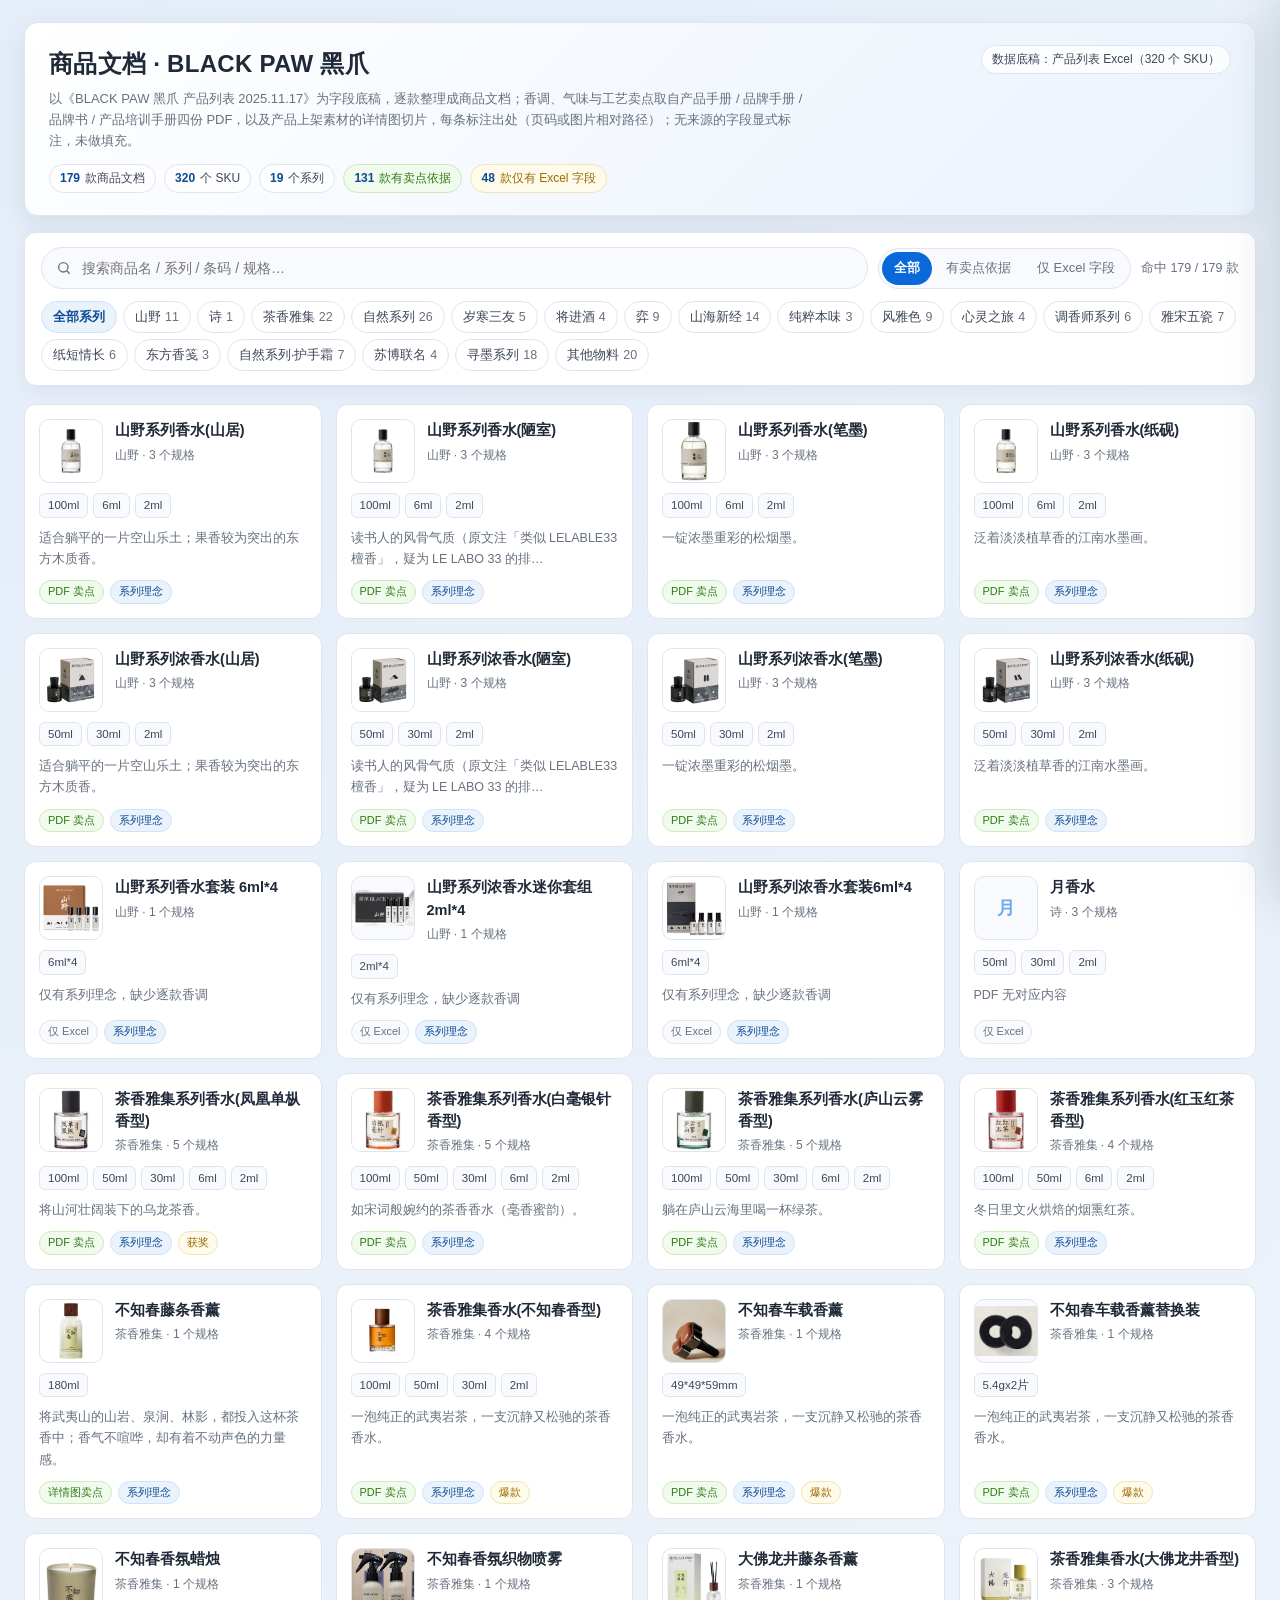
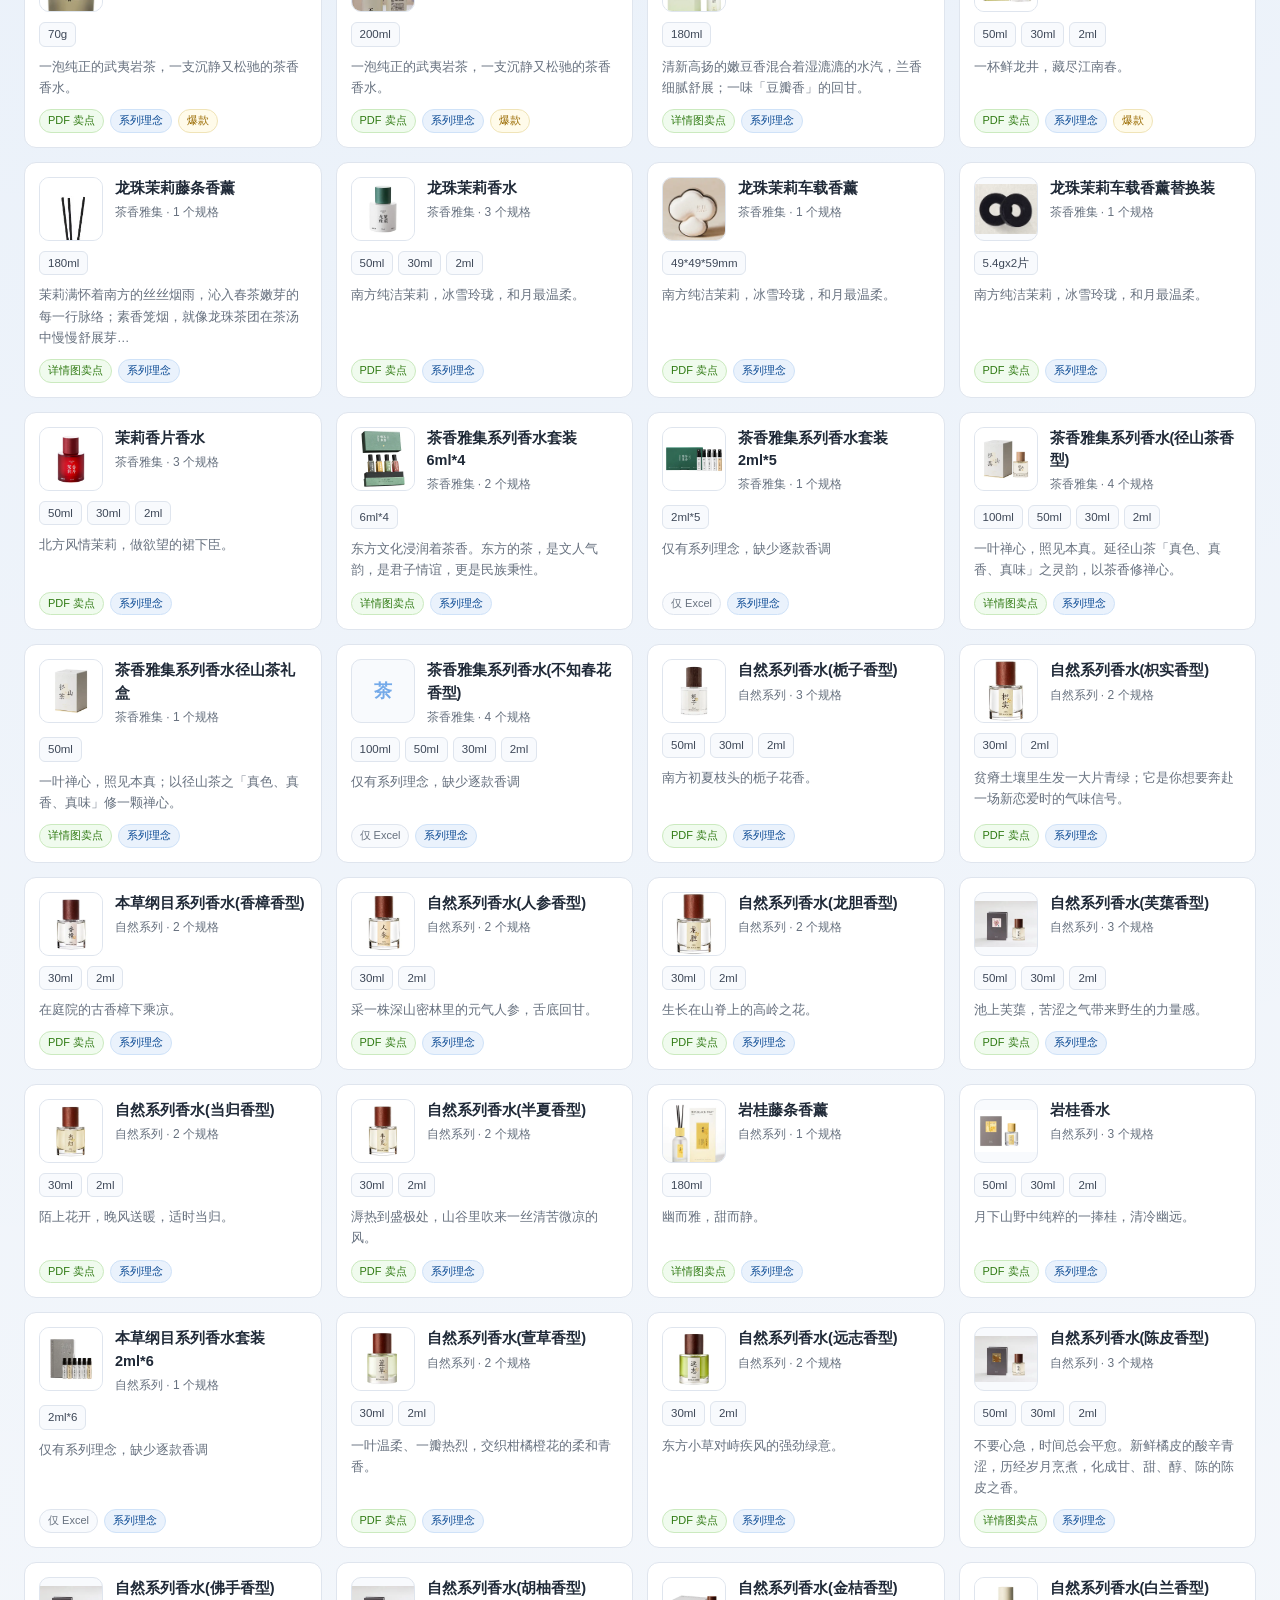
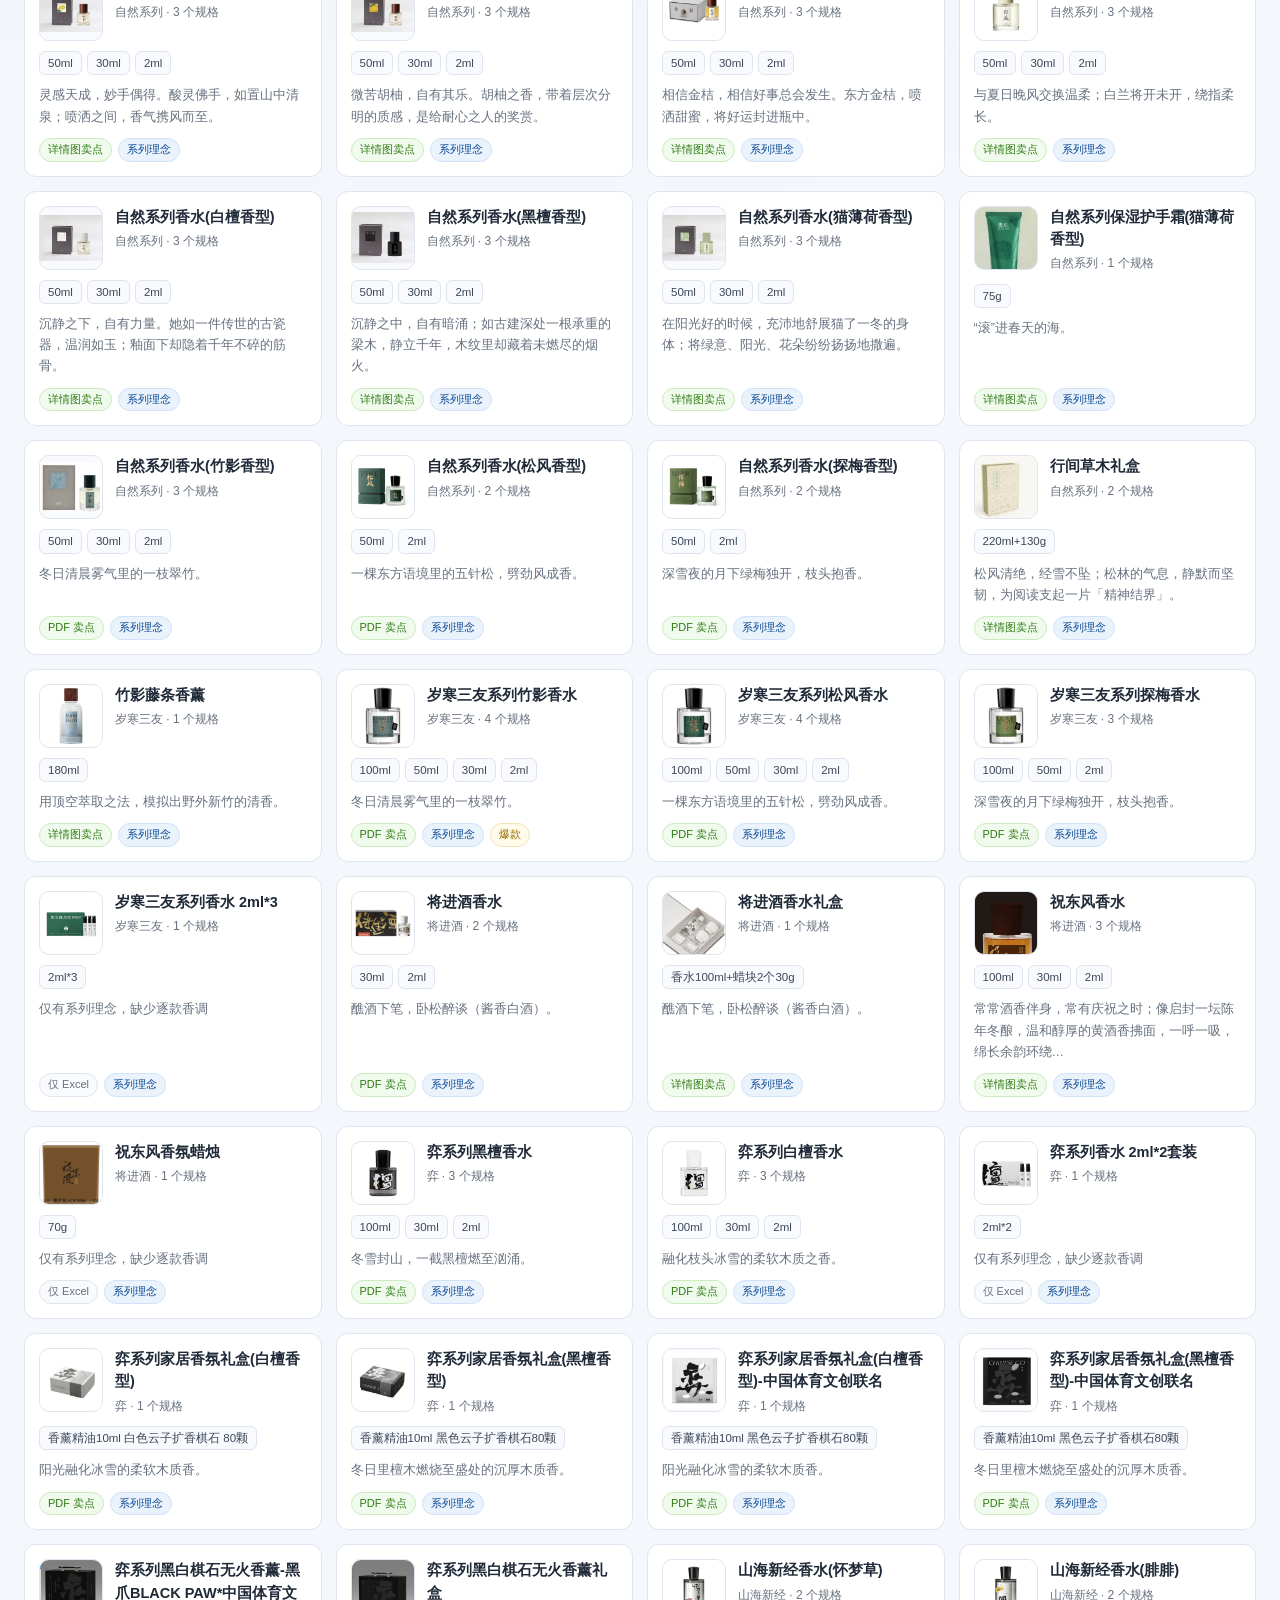
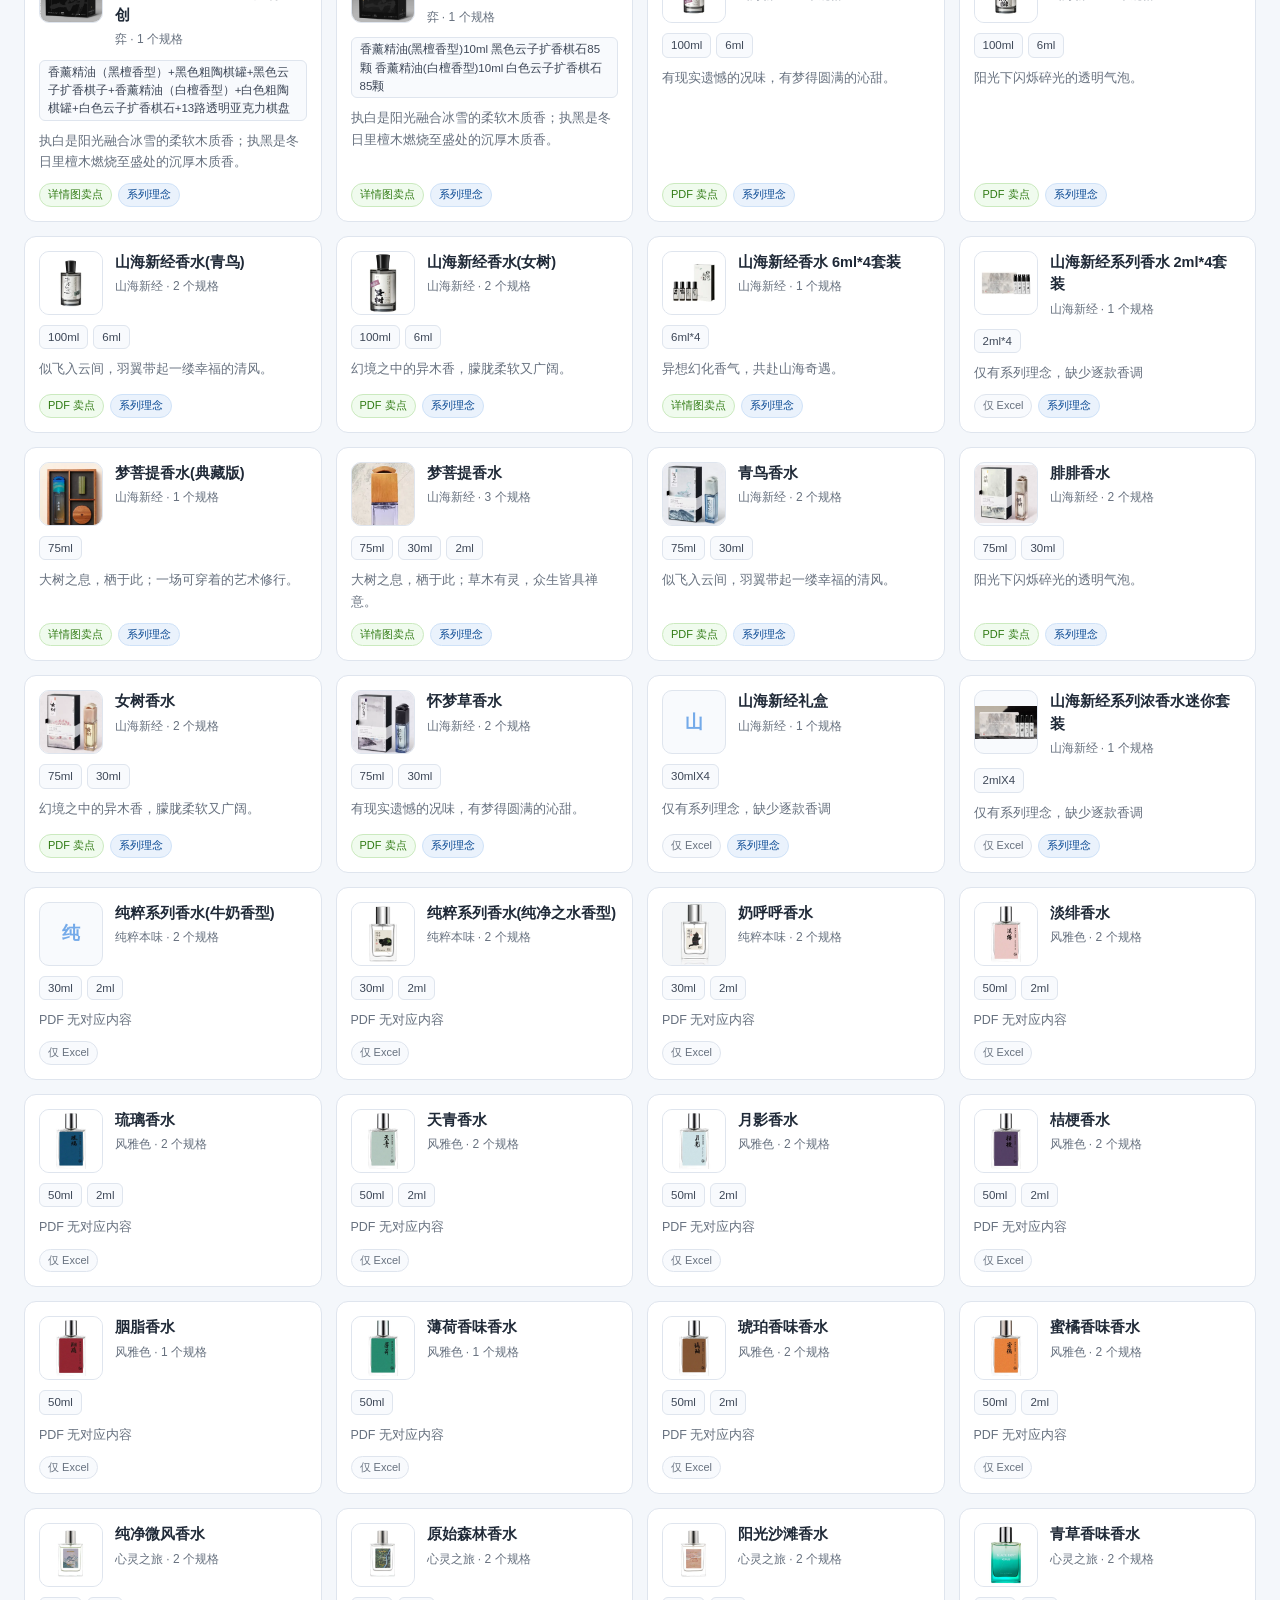
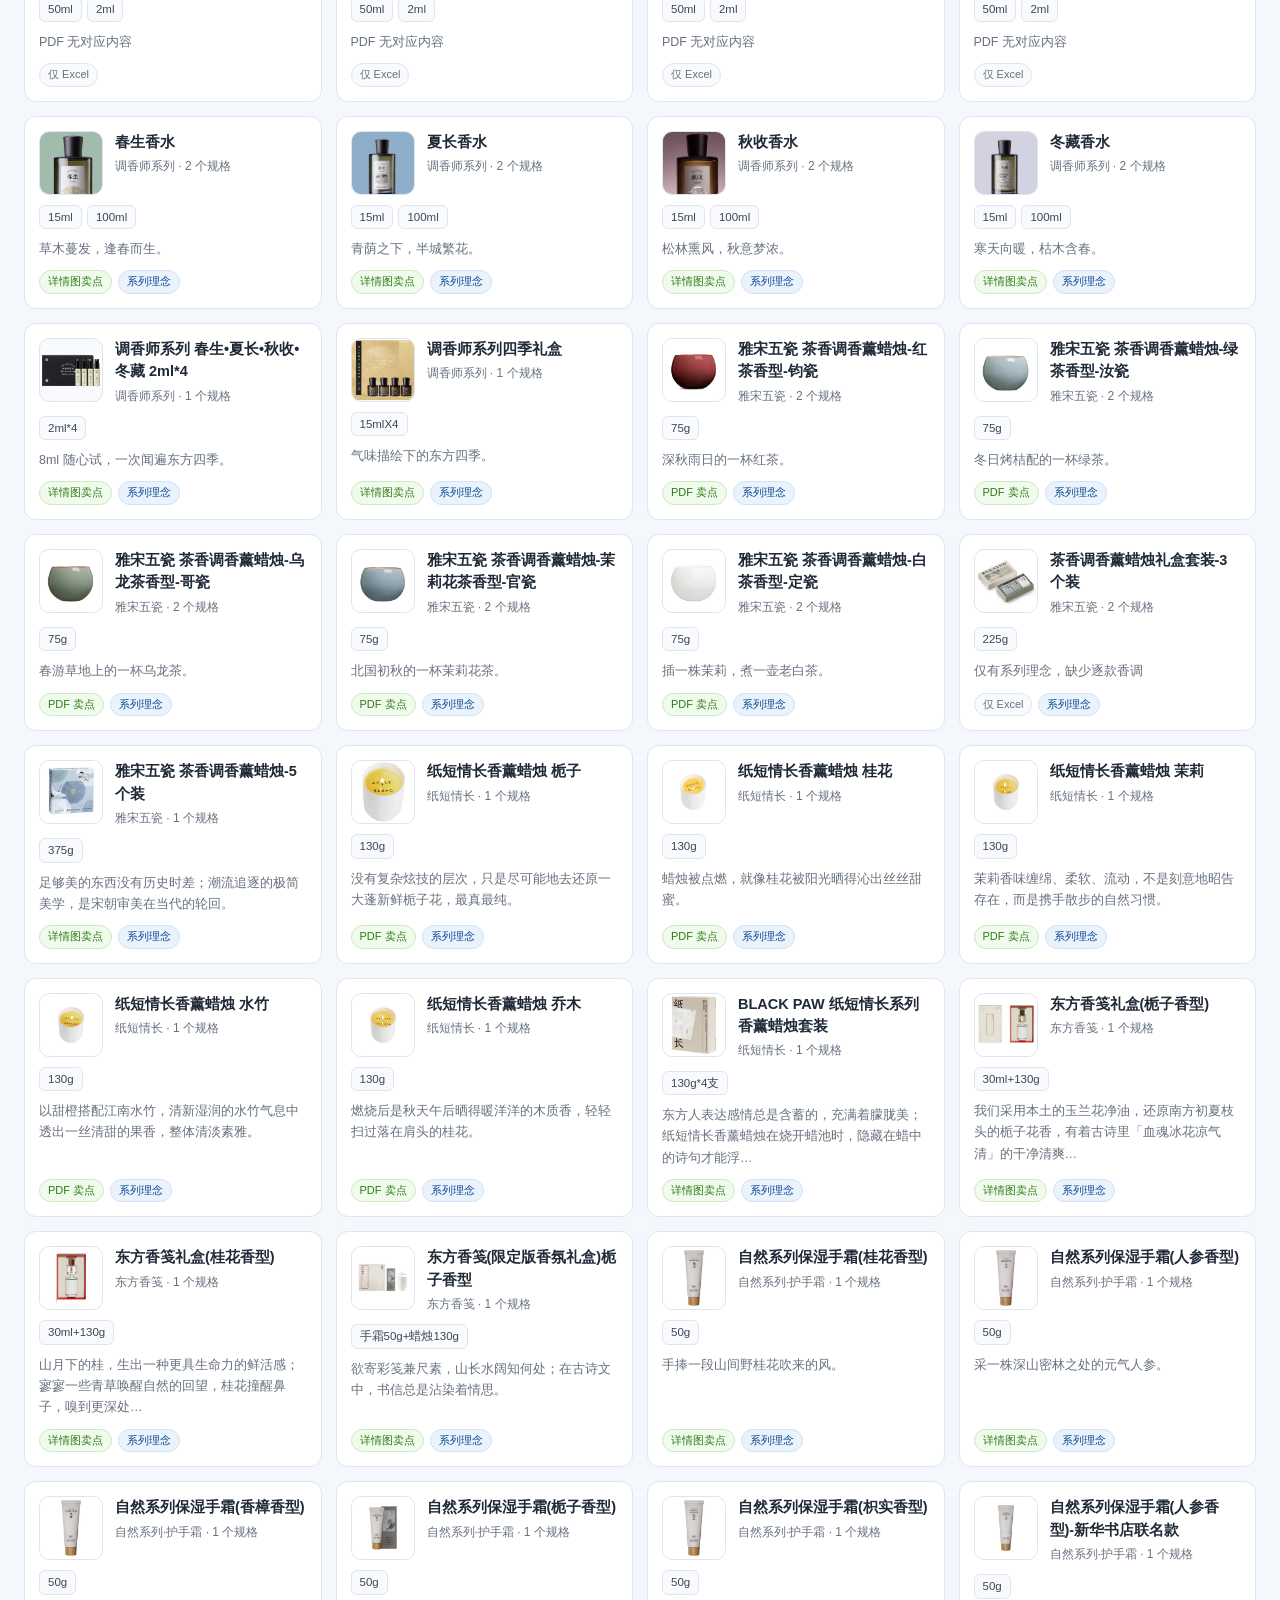
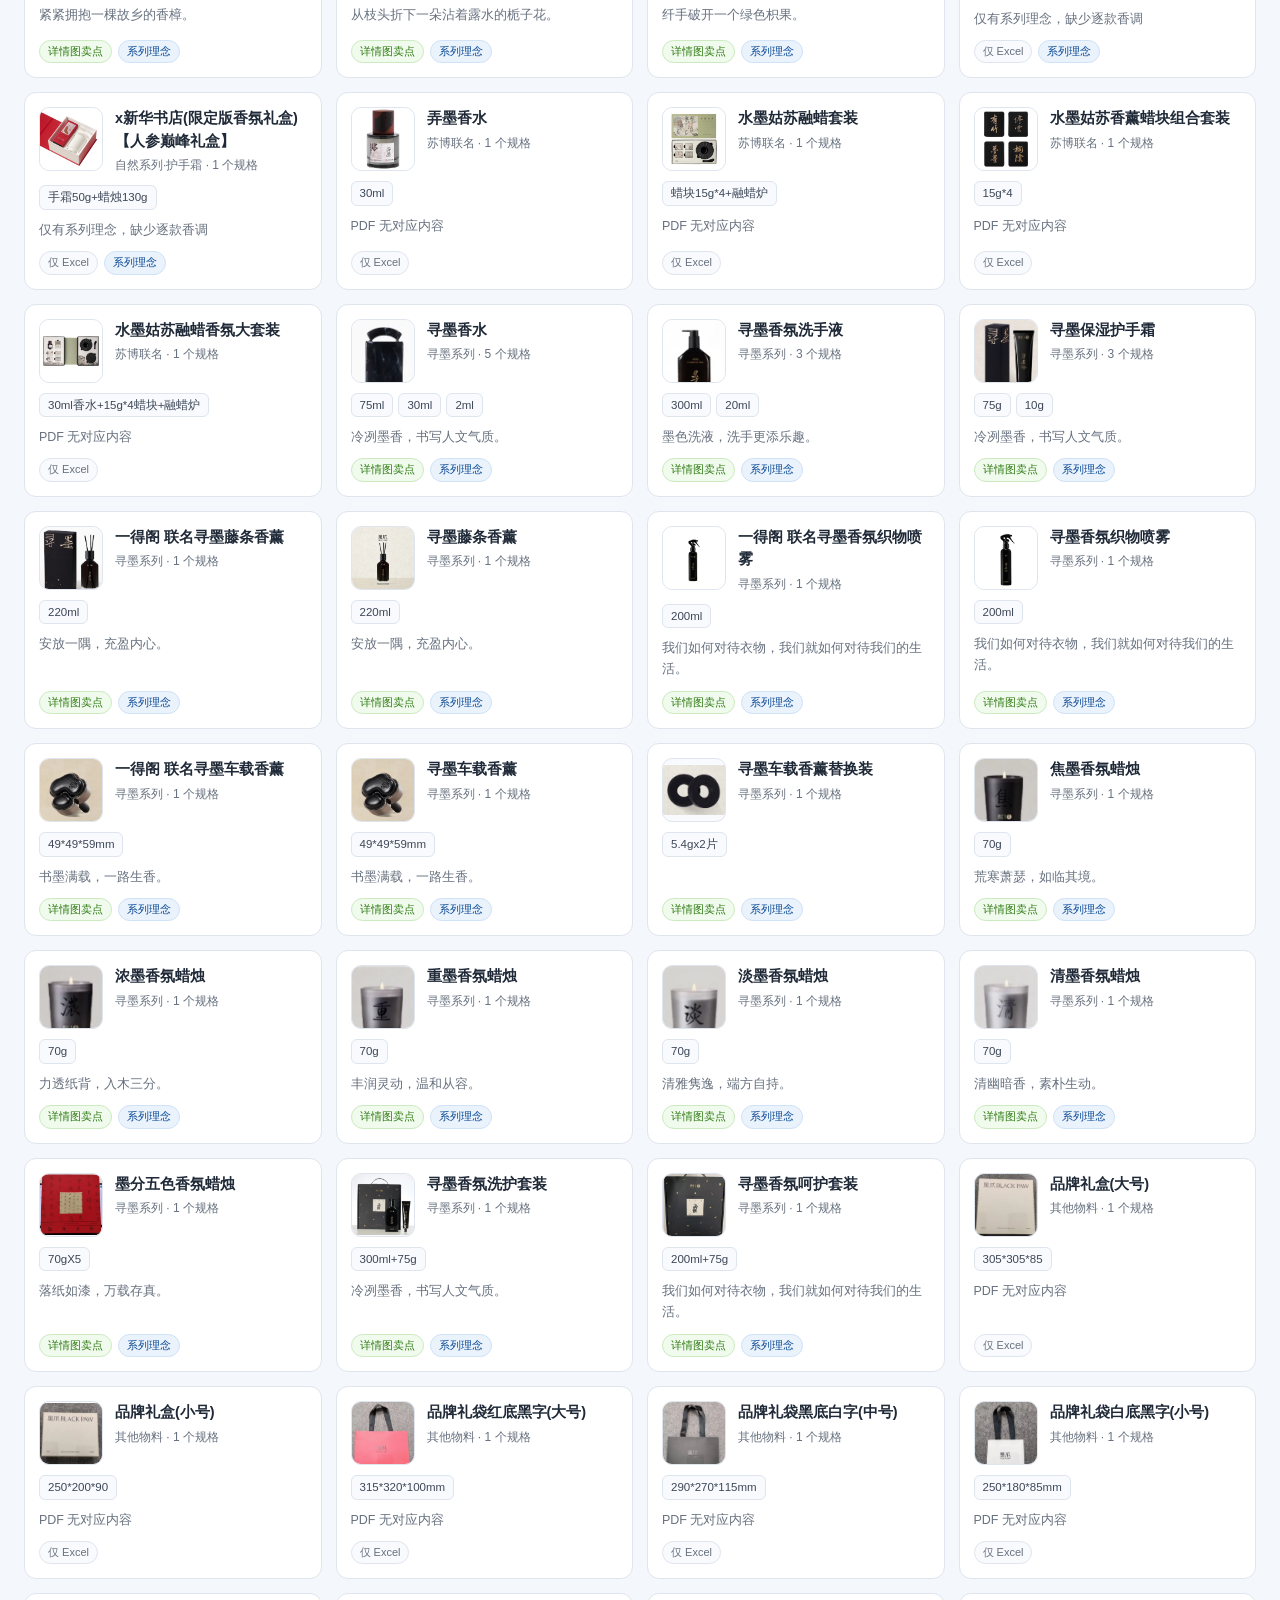
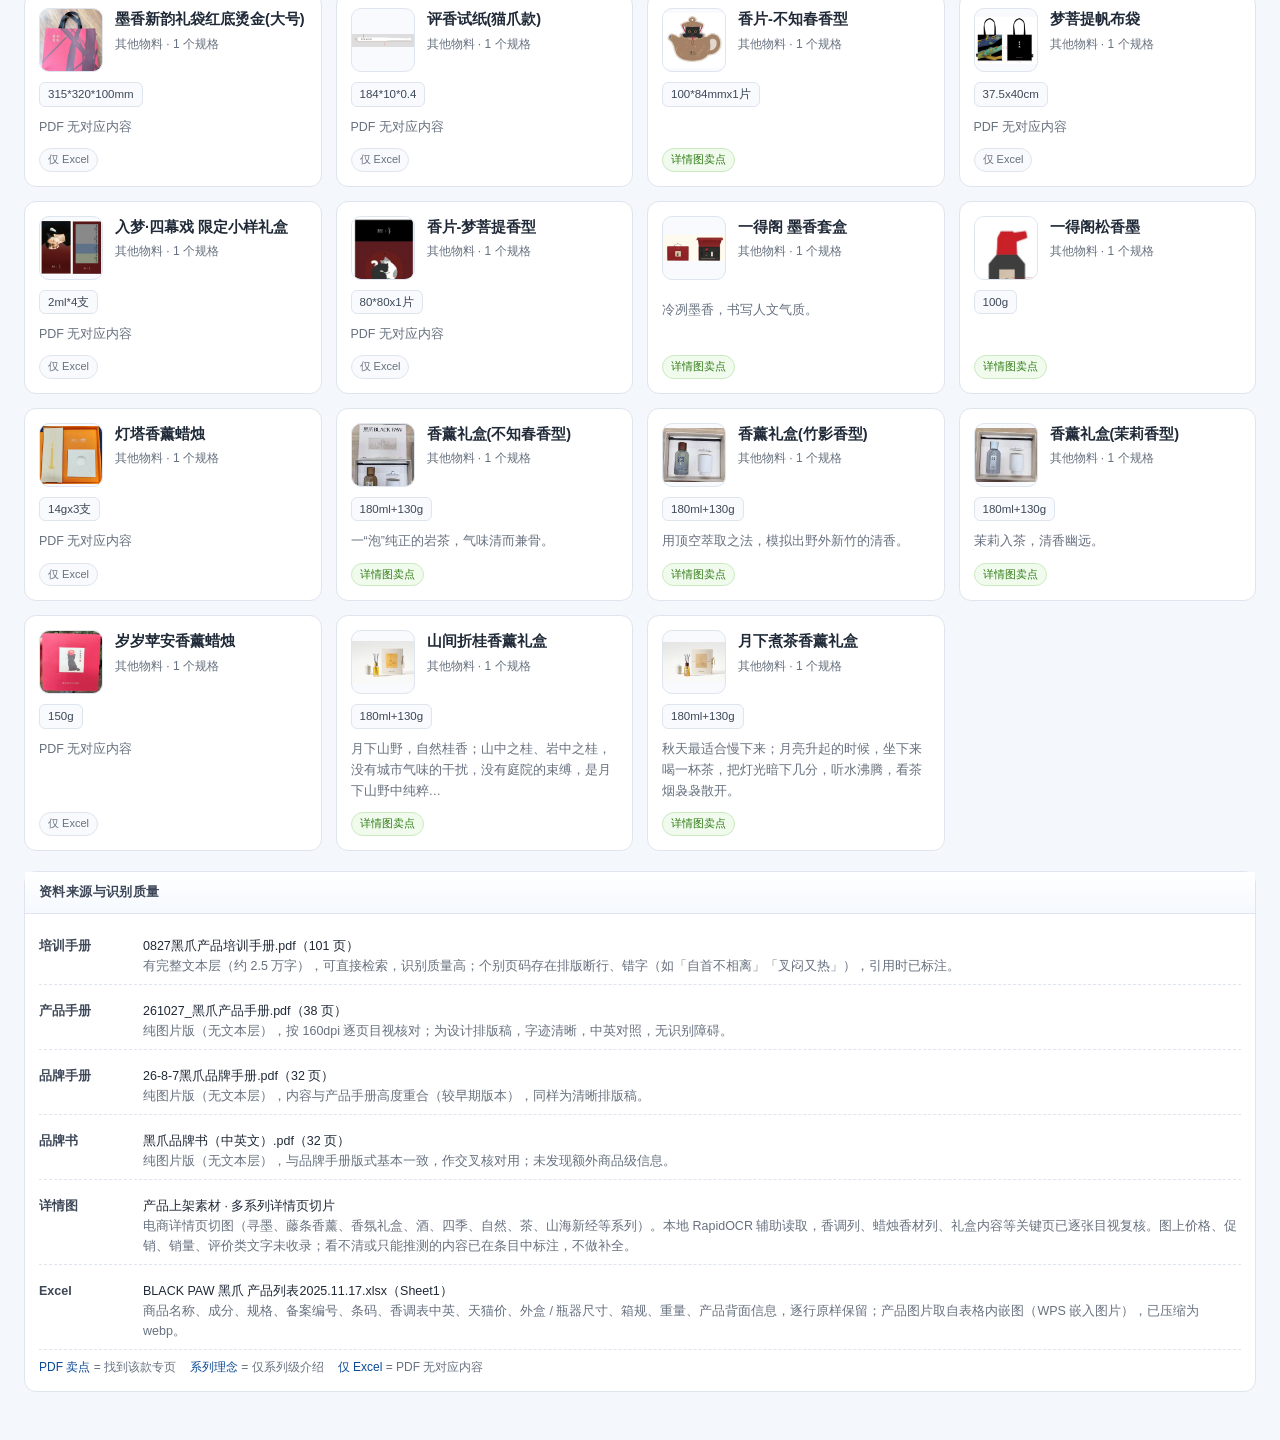
<file: 商品文档/商品文档.html>
<!DOCTYPE html>
<html lang="zh-CN">
<head>
<meta charset="UTF-8">
<meta name="viewport" content="width=device-width, initial-scale=1.0">
<title>商品文档 · BLACK PAW 黑爪</title>
<link rel="icon" href="../icon.png">
<link rel="stylesheet" href="../theme.css">
<style>
  :root {
    --paper: var(--surface);
    --paper-soft: #F8FAFD;
    --ink: var(--text);
    --ink-2: var(--text-secondary);
    --ink-3: var(--text-muted);
    --line: var(--border);
    --accent-weak: var(--accent-soft);
  }
  * { box-sizing: border-box; }
  html, body { margin: 0; }
  body {
    font-family: "Segoe UI", "PingFang SC", "Microsoft YaHei", sans-serif;
    color: var(--ink);
    background:
      radial-gradient(circle at 12% 0%, rgba(9, 105, 218, .07), transparent 32%),
      var(--bg);
    font-size: 14px;
    line-height: 1.6;
  }
  .wrap { max-width: 1560px; margin: 0 auto; padding: 22px 24px 48px; }

  /* ---------- 顶部 ---------- */
  .hero {
    display: flex; justify-content: space-between; gap: 24px; align-items: flex-start;
    flex-wrap: wrap; padding: 22px 24px; border-radius: 14px;
    background: linear-gradient(135deg, #FFFFFF 0%, #F2F7FE 60%, #EAF2FC 100%);
    border: 1px solid var(--line); box-shadow: var(--shadow);
  }
  .hero h1 { margin: 0; font-size: 24px; letter-spacing: .3px; }
  .hero .sub { margin: 6px 0 0; color: var(--ink-3); font-size: 13px; max-width: 760px; }
  .hero-tags { display: flex; gap: 8px; flex-wrap: wrap; margin-top: 12px; }
  .tag {
    display: inline-flex; align-items: center; gap: 5px; padding: 4px 10px; border-radius: 999px;
    background: rgba(255,255,255,.78); border: 1px solid var(--line); color: var(--ink-2); font-size: 12px;
  }
  .tag b { color: var(--accent-text); font-weight: 700; }
  .tag.good { background: var(--positive-soft); border-color: var(--positive-border); color: var(--positive-text); }
  .tag.warn { background: var(--warning-soft); border-color: var(--warning-border); color: var(--warning-text); }

  /* ---------- 工具条 ---------- */
  .toolbar {
    margin-top: 16px; padding: 14px 16px; border-radius: 12px; background: var(--paper);
    border: 1px solid var(--line); box-shadow: 0 6px 18px rgba(31,41,55,.05);
    display: grid; gap: 12px; position: sticky; top: 0; z-index: 20;
  }
  .toolbar-row { display: flex; gap: 10px; flex-wrap: wrap; align-items: center; }
  .search {
    flex: 1 1 320px; min-width: 240px; display: flex; align-items: center; gap: 8px;
    border: 1px solid var(--line); border-radius: 999px; padding: 8px 14px; background: var(--paper-soft);
  }
  .search input { flex: 1; border: 0; outline: 0; background: transparent; font: inherit; color: var(--ink); }
  .search svg { width: 16px; height: 16px; color: var(--ink-3); flex: none; }
  .seg { display: inline-flex; background: var(--paper-soft); border: 1px solid var(--line); border-radius: 999px; padding: 3px; gap: 2px; }
  .seg button {
    border: 0; background: transparent; color: var(--ink-3); font: inherit; font-size: 13px;
    padding: 6px 12px; border-radius: 999px; cursor: pointer; white-space: nowrap;
  }
  .seg button.on { background: var(--accent); color: #fff; font-weight: 600; }
  .chips { display: flex; gap: 6px; flex-wrap: wrap; }
  .chip {
    border: 1px solid var(--line); background: var(--paper); color: var(--ink-2); font: inherit;
    font-size: 12.5px; padding: 5px 11px; border-radius: 999px; cursor: pointer; white-space: nowrap;
  }
  .chip.on { background: var(--accent-weak); border-color: var(--accent-soft-strong); color: var(--accent-text); font-weight: 600; }
  .chip .n { color: var(--ink-3); font-weight: 400; margin-left: 4px; }
  .count { margin-left: auto; color: var(--ink-3); font-size: 12.5px; }

  /* ---------- 卡片 ---------- */
  .grid { margin-top: 18px; display: grid; grid-template-columns: repeat(auto-fill, minmax(252px, 1fr)); gap: 14px; }
  .card {
    background: var(--paper); border: 1px solid var(--line); border-radius: 12px; padding: 14px;
    display: grid; grid-template-rows: auto auto 1fr auto; gap: 10px; cursor: pointer;
    transition: transform .15s ease, box-shadow .15s ease, border-color .15s ease;
    text-align: left; font: inherit; color: inherit;
  }
  .card:hover { transform: translateY(-2px); border-color: var(--accent-soft-strong); box-shadow: 0 12px 26px rgba(9,105,218,.12); }
  .card-top { display: flex; gap: 12px; align-items: flex-start; }
  .thumb {
    width: 64px; height: 64px; flex: none; border-radius: 10px; background: var(--paper-soft);
    border: 1px solid var(--line); display: grid; place-items: center; overflow: hidden;
  }
  .thumb img { width: 100%; height: 100%; object-fit: contain; }
  .thumb .ph { font-size: 18px; font-weight: 700; color: var(--accent); opacity: .55; }
  .card-name { font-size: 14.5px; font-weight: 700; line-height: 1.45; margin: 0; word-break: break-word; }
  .card-series { color: var(--ink-3); font-size: 12px; margin-top: 4px; }
  .specs { display: flex; flex-wrap: wrap; gap: 5px; }
  .spec {
    font-size: 11.5px; padding: 2px 8px; border-radius: 6px; background: var(--paper-soft);
    border: 1px solid var(--line); color: var(--ink-2);
  }
  .card-foot { display: flex; align-items: center; gap: 6px; flex-wrap: wrap; }
  .badge { font-size: 11px; padding: 2px 8px; border-radius: 999px; border: 1px solid; }
  .badge.ok { background: var(--positive-soft); border-color: var(--positive-border); color: var(--positive-text); }
  .badge.none { background: var(--paper-soft); border-color: var(--line); color: var(--ink-3); }
  .badge.hot { background: var(--warning-soft); border-color: var(--warning-border); color: var(--warning-text); }
  .badge.acc { background: var(--accent-weak); border-color: var(--accent-soft-strong); color: var(--accent-text); }

  /* ---------- 空态 ---------- */
  .empty {
    margin-top: 18px; padding: 42px 24px; text-align: center; color: var(--ink-3);
    background: var(--paper); border: 1px dashed var(--border-strong); border-radius: 12px;
  }

  /* ---------- 抽屉 ---------- */
  .mask {
    position: fixed; inset: 0; background: rgba(19, 32, 51, .38); opacity: 0; pointer-events: none;
    transition: opacity .2s ease; z-index: 60;
  }
  .mask.on { opacity: 1; pointer-events: auto; }
  .drawer {
    position: fixed; top: 0; right: 0; height: 100%; width: min(760px, 94vw); background: var(--paper);
    box-shadow: -18px 0 48px rgba(19,32,51,.18); transform: translateX(102%);
    transition: transform .24s ease; z-index: 61; display: grid; grid-template-rows: auto 1fr;
  }
  .drawer.on { transform: translateX(0); }
  .drawer-head {
    padding: 18px 22px; border-bottom: 1px solid var(--line); display: flex; gap: 14px;
    justify-content: space-between; align-items: flex-start; background: linear-gradient(180deg,#fff, #F7FAFE);
  }
  .drawer-head h2 { margin: 0; font-size: 18px; line-height: 1.4; }
  .drawer-head .meta { color: var(--ink-3); font-size: 12.5px; margin-top: 6px; }
  .close {
    border: 1px solid var(--line); background: #fff; border-radius: 8px; width: 34px; height: 34px;
    display: grid; place-items: center; cursor: pointer; color: var(--ink-3); font-size: 20px; flex: none;
  }
  .close:hover { color: var(--accent); border-color: var(--accent-soft-strong); }
  .drawer-body { overflow-y: auto; padding: 18px 22px 40px; display: grid; grid-auto-rows: max-content; gap: 18px; align-content: start; align-items: start; }

  .block { border: 1px solid var(--line); border-radius: 10px; overflow: hidden; background: var(--paper); }
  .block-head {
    padding: 10px 14px; background: var(--paper-soft); border-bottom: 1px solid var(--line);
    display: flex; align-items: center; justify-content: space-between; gap: 10px;
  }
  .block-head h3 { margin: 0; font-size: 13px; letter-spacing: .4px; color: var(--ink-2); }
  .block-body { padding: 14px; display: grid; gap: 12px; }
  .kv { display: grid; grid-template-columns: 96px 1fr; gap: 6px 12px; font-size: 13px; }
  .kv dt { color: var(--ink-3); }
  .kv dd { margin: 0; color: var(--ink); word-break: break-word; }
  .kv dd .muted { color: var(--ink-3); }

  .doc-img { display: flex; gap: 16px; align-items: flex-start; }
  .doc-img .pic {
    width: 148px; height: 148px; flex: none; border-radius: 10px; background: #fff;
    border: 1px solid var(--line); display: grid; place-items: center; overflow: hidden;
  }
  .doc-img .pic img { width: 100%; height: 100%; object-fit: contain; }
  .doc-img .pic .none { font-size: 12.5px; color: var(--ink-3); padding: 0 10px; text-align: center; line-height: 1.6; }

  .point { display: grid; gap: 4px; padding-left: 12px; border-left: 2px solid var(--accent-soft-strong); }
  .point + .point { margin-top: 2px; }
  .point-label { font-size: 12px; font-weight: 700; color: var(--accent-text); letter-spacing: .3px; }
  .point-text { font-size: 13.5px; line-height: 1.75; color: var(--ink); }
  .point-text.quote { font-style: normal; }
  .src {
    display: inline-flex; align-items: center; gap: 4px; margin-left: 6px; padding: 1px 7px;
    border-radius: 999px; background: var(--accent-weak); border: 1px solid var(--accent-soft-strong);
    color: var(--accent-text); font-size: 11px; white-space: nowrap; vertical-align: 2px;
  }
  .src.path {
    display: block; width: fit-content; max-width: 100%; margin: 5px 0 0; padding: 3px 8px;
    white-space: normal; word-break: break-all; line-height: 1.55; border-radius: 6px;
    color: var(--ink-3); background: var(--paper-soft); border-color: var(--line);
  }
  .missing { display: grid; gap: 6px; }
  .missing .row {
    font-size: 12.5px; color: var(--ink-2); background: var(--warning-soft); border: 1px solid var(--warning-border);
    border-radius: 8px; padding: 7px 10px;
  }
  .missing .row b { color: var(--warning-text); }
  .note-line { font-size: 12.5px; color: var(--ink-3); line-height: 1.7; }
  .tone-table { width: 100%; border-collapse: collapse; font-size: 12.5px; }
  .tone-table th, .tone-table td { border: 1px solid var(--line); padding: 7px 9px; text-align: left; vertical-align: top; }
  .tone-table th { background: var(--paper-soft); color: var(--ink-2); font-weight: 600; width: 62px; }
  .var-table { width: 100%; min-width: 640px; border-collapse: collapse; font-size: 12.5px; }
  .var-table th, .var-table td { border-bottom: 1px solid var(--line); padding: 7px 8px; text-align: left; }
  .var-table th { color: var(--ink-3); font-weight: 600; background: var(--paper-soft); position: sticky; top: 0; }
  .var-table td { color: var(--ink-2); }
  .var-table tr:last-child td { border-bottom: 0; }
  .var-table .dim-cell { display: flex; flex-wrap: wrap; align-items: center; gap: 8px; }
  .var-table .dim-thumb {
    width: 46px; height: 46px; flex: none; object-fit: contain; background: #fff;
    border: 1px solid var(--line); border-radius: 6px; cursor: zoom-in; display: block;
  }
  .var-table .dim-tag { font-size: 11px; color: var(--ink-3); }
  .zoom { position: fixed; inset: 0; z-index: 200; display: none; place-items: center; padding: 24px; background: rgba(15,23,42,.72); }
  .zoom.on { display: grid; }
  .zoom img { max-width: min(92vw, 820px); max-height: 86vh; background: #fff; border-radius: 10px; box-shadow: 0 24px 60px rgba(0,0,0,.35); }
  details.backinfo summary { cursor: pointer; font-size: 12.5px; color: var(--accent-text); }
  details.backinfo pre {
    white-space: pre-wrap; word-break: break-word; font-family: inherit; font-size: 12px;
    color: var(--ink-2); background: var(--paper-soft); border: 1px solid var(--line);
    border-radius: 8px; padding: 10px; margin: 8px 0 0;
  }

  /* ---------- 资料说明 ---------- */
  .sources { margin-top: 20px; background: var(--paper); border: 1px solid var(--line); border-radius: 12px; }
  .sources .block-head { background: linear-gradient(180deg,#fff,#F5F9FE); }
  .sources .block-body { gap: 8px; }
  .src-row { display: grid; grid-template-columns: 92px 1fr; gap: 4px 12px; font-size: 12.5px; padding: 8px 0; border-bottom: 1px dashed var(--line); }
  .src-row:last-child { border-bottom: 0; }
  .src-row .sname { font-weight: 700; color: var(--ink-2); }
  .src-row .sdesc { color: var(--ink-3); }
  .legend { display: flex; gap: 14px; flex-wrap: wrap; font-size: 12px; color: var(--ink-3); }
  .legend i { font-style: normal; color: var(--accent-text); }
  @media (max-width: 720px) {
    .wrap { padding: 14px; }
    .hero { padding: 16px; }
    .kv { grid-template-columns: 76px 1fr; }
    .drawer { width: 100vw; }
  }
</style>
</head>
<body>
<div class="wrap">
  <header class="hero">
    <div>
      <h1>商品文档 · BLACK PAW 黑爪</h1>
      <p class="sub">以《BLACK PAW 黑爪 产品列表 2025.11.17》为字段底稿，逐款整理成商品文档；香调、气味与工艺卖点取自产品手册 / 品牌手册 / 品牌书 / 产品培训手册四份 PDF，以及产品上架素材的详情图切片，每条标注出处（页码或图片相对路径）；无来源的字段显式标注，未做填充。</p>
      <div class="hero-tags" id="hero-tags"></div>
    </div>
    <div class="tag">数据底稿：产品列表 Excel（320 个 SKU）</div>
  </header>

  <section class="toolbar">
    <div class="toolbar-row">
      <label class="search">
        <svg viewBox="0 0 24 24" fill="none" stroke="currentColor" stroke-width="2" stroke-linecap="round"><circle cx="11" cy="11" r="7"/><path d="M20 20l-3.6-3.6"/></svg>
        <input id="q" type="search" placeholder="搜索商品名 / 系列 / 条码 / 规格…" autocomplete="off">
      </label>
      <div class="seg" id="coverage">
        <button data-cov="all" class="on">全部</button>
        <button data-cov="sourced">有卖点依据</button>
        <button data-cov="excel">仅 Excel 字段</button>
      </div>
      <span class="count" id="count"></span>
    </div>
    <div class="chips" id="series-chips"></div>
  </section>

  <main class="grid" id="grid"></main>

  <section class="sources">
    <div class="block-head"><h3>资料来源与识别质量</h3></div>
    <div class="block-body" id="source-list"></div>
  </section>
</div>

<div class="mask" id="mask"></div>
<aside class="drawer" id="drawer" role="dialog" aria-modal="true" aria-labelledby="d-title">
  <div class="drawer-head">
    <div>
      <h2 id="d-title">商品文档</h2>
      <div class="meta" id="d-meta"></div>
    </div>
    <button class="close" id="d-close" title="关闭" aria-label="关闭">&times;</button>
  </div>
  <div class="drawer-body" id="d-body"></div>
</aside>

<div class="zoom" id="zoom" role="dialog" aria-label="图片放大"><img id="zoom-img" alt=""></div>

<script src="./products-data.js"></script>
<script src="./selling-points.js"></script>
<script>
(function () {
  'use strict';

  const DATA = window.PAW_PRODUCT_DATA || { products: [], meta: {} };
  const DOCS = window.PAW_DOCS || { scents: [], series: {}, sources: {}, brand: {} };
  const SERIES_OVERRIDE = { '香薰香氛-雅宋五瓷': '雅宋五瓷', '自然系列-护手霜': '自然系列·护手霜' };

  const seriesLabel = (s) => SERIES_OVERRIDE[s] || s;

  /* 匹配单款香型资料：同系列 + 关键词，关键词越长越具体，prefer 命中优先 */
  function findScent(product) {
    let best = null;
    for (const s of DOCS.scents) {
      if (s.series !== product.series) continue;
      if (s.exclude && s.exclude.some((k) => product.name.includes(k))) continue;
      const hits = s.match.filter((k) => product.name.includes(k));
      if (!hits.length) continue;
      let score = Math.max.apply(null, hits.map((k) => k.length)) * 10;
      if (s.prefer && s.prefer.some((k) => product.name.includes(k))) score += 5;
      if (!best || score > best.score) best = { scent: s, score: score };
    }
    return best ? best.scent : null;
  }

  const items = DATA.products.map((p) => {
    const scent = findScent(p);
    const intro = DOCS.series[p.series] || null;
    const hasScent = !!scent;
    return { p: p, scent: scent, intro: intro, sourced: hasScent };
  });

  const countSourced = items.filter((it) => it.sourced).length;
  const skuTotal = DATA.meta.skuRows || items.reduce((n, it) => n + it.p.variants.length, 0);
  const seriesList = [];
  items.forEach((it) => { if (seriesList.indexOf(it.p.series) < 0) seriesList.push(it.p.series); });

  document.getElementById('hero-tags').innerHTML = [
    '<span class="tag"><b>' + items.length + '</b> 款商品文档</span>',
    '<span class="tag"><b>' + skuTotal + '</b> 个 SKU</span>',
    '<span class="tag"><b>' + seriesList.length + '</b> 个系列</span>',
    '<span class="tag good"><b>' + countSourced + '</b> 款有卖点依据</span>',
    '<span class="tag warn"><b>' + (items.length - countSourced) + '</b> 款仅有 Excel 字段</span>'
  ].join('');

  /* ---------------- 筛选 ---------------- */
  const state = { q: '', cov: 'all', series: 'all' };

  function renderSeriesChips() {
    const host = document.getElementById('series-chips');
    const base = '<button class="chip on" data-series="all">全部系列</button>';
    host.innerHTML = base + seriesList.map((s) => {
      const n = items.filter((it) => it.p.series === s).length;
      return '<button class="chip" data-series="' + esc(s) + '">' + esc(seriesLabel(s)) + '<span class="n">' + n + '</span></button>';
    }).join('');
  }

  function filterItems() {
    const q = state.q.trim().toLowerCase();
    return items.filter((it) => {
      if (state.series !== 'all' && it.p.series !== state.series) return false;
      if (state.cov === 'sourced' && !it.sourced) return false;
      if (state.cov === 'excel' && it.sourced) return false;
      if (!q) return true;
      const hay = [it.p.name, it.p.series, seriesLabel(it.p.series), it.p.tones,
        it.p.tonesEn, it.p.variants.map((v) => v.barcode + ' ' + v.spec).join(' ')].join(' ').toLowerCase();
      return hay.indexOf(q) >= 0;
    });
  }

  function specChips(variants) {
    const specs = [];
    variants.forEach((v) => { if (v.spec && specs.indexOf(v.spec) < 0) specs.push(v.spec); });
    return specs.slice(0, 6).map((s) => '<span class="spec">' + esc(s) + '</span>').join('') +
      (specs.length > 6 ? '<span class="spec">+' + (specs.length - 6) + '</span>' : '');
  }

  function render() {
    const list = filterItems();
    const grid = document.getElementById('grid');
    document.getElementById('count').textContent = '命中 ' + list.length + ' / ' + items.length + ' 款';

    if (!list.length) {
      grid.innerHTML = '<div class="empty">没有符合条件的商品。可清空搜索词或切换系列筛选。</div>';
      return;
    }

    grid.innerHTML = list.map((it, idx) => {
      const p = it.p;
      const initial = (p.name || '?').replace(/[（(].*$/, '').slice(0, 1);
      const thumb = p.img
        ? '<img src="./' + p.img + '" alt="' + esc(p.name) + '" loading="lazy">'
        : '<span class="ph">' + esc(initial) + '</span>';
      const badges = [
        it.sourced ? '<span class="badge ok">' + (it.scent.kind === 'image' ? '详情图卖点' : 'PDF 卖点') + '</span>' : '<span class="badge none">仅 Excel</span>',
        it.intro ? '<span class="badge acc">系列理念</span>' : '',
        it.scent && it.scent.hot ? '<span class="badge hot">爆款</span>' : '',
        it.scent && it.scent.award ? '<span class="badge hot">获奖</span>' : ''
      ].join('');
      return '<button class="card" data-idx="' + items.indexOf(it) + '">' +
        '<div class="card-top"><span class="thumb">' + thumb + '</span>' +
        '<span><span class="card-name">' + esc(p.name) + '</span>' +
        '<div class="card-series">' + esc(seriesLabel(p.series)) + ' · ' + p.variants.length + ' 个规格</div></span></div>' +
        '<div class="specs">' + specChips(p.variants) + '</div>' +
        '<div class="note-line">' + (it.scent ? esc(truncate(it.scent.smell, 46)) : (it.intro ? '仅有系列理念，缺少逐款香调' : 'PDF 无对应内容')) + '</div>' +
        '<div class="card-foot">' + badges + '</div>' +
        '</button>';
    }).join('');
  }

  /* ---------------- 详情 ---------------- */
  let currentIdx = -1;

  function openDoc(idx) {
    const it = items[idx];
    if (!it) return;
    currentIdx = idx;
    const p = it.p;
    const s = it.scent;
    document.getElementById('d-title').textContent = p.name;
    document.getElementById('d-meta').textContent = seriesLabel(p.series) + ' · ' + p.variants.length + ' 个规格 · 数据源：Excel 产品列表' + (s ? (s.kind === 'image' ? ' + 产品详情图' : ' + 培训手册 ' + s.page) : '');

    const body = [];
    body.push('<div class="block"><div class="block-head"><h3>基本信息（Excel）</h3></div><div class="block-body">' + basicBlock(p) + '</div></div>');

    body.push('<div class="block"><div class="block-head"><h3>商品图片</h3></div><div class="block-body">' + imageBlock(p) + '</div></div>');

    if (it.intro) {
      body.push('<div class="block"><div class="block-head"><h3>系列定位</h3></div><div class="block-body">' +
        point('系列理念', it.intro.text, ref(it.intro)) + '</div></div>');
    }

    body.push('<div class="block"><div class="block-head"><h3>香调三调</h3></div><div class="block-body">' + toneBlock(p, s) + '</div></div>');

    body.push('<div class="block"><div class="block-head"><h3>' + (s && s.kind === 'image' ? '卖点（产品详情图原文摘要）' : '卖点（PDF 原文摘要）') + '</h3></div><div class="block-body">' + sellingBlock(s) + '</div></div>');

    body.push('<div class="block"><div class="block-head"><h3>规格与条码</h3></div><div class="block-body">' + variantBlock(p) + '</div></div>');

    body.push('<div class="block"><div class="block-head"><h3>缺失字段清单</h3></div><div class="block-body">' + missingBlock(p, s) + '</div></div>');

    if (p.backInfo) {
      body.push('<div class="block"><div class="block-head"><h3>产品背面信息（Excel 原文）</h3></div><div class="block-body">' +
        '<details class="backinfo"><summary>展开查看使用说明 / 贮存条件 / 备案人与生产企业</summary><pre>' + esc(p.backInfo) + '</pre></details></div></div>');
    }

    document.getElementById('d-body').innerHTML = body.join('');
    document.getElementById('d-body').scrollTop = 0;
    document.getElementById('drawer').classList.add('on');
    document.getElementById('mask').classList.add('on');
    document.body.style.overflow = 'hidden';
  }

  function closeDoc() {
    document.getElementById('drawer').classList.remove('on');
    document.getElementById('mask').classList.remove('on');
    document.body.style.overflow = '';
    currentIdx = -1;
  }

  function openZoom(src, alt) {
    const img = document.getElementById('zoom-img');
    img.src = src;
    img.alt = alt || '';
    document.getElementById('zoom').classList.add('on');
  }
  function closeZoom() {
    document.getElementById('zoom').classList.remove('on');
    document.getElementById('zoom-img').removeAttribute('src');
  }

  function imageBlock(p) {
    if (!p.img) {
      return '<div class="doc-img"><span class="pic"><span class="none">无可用图片</span></span>' +
        '<div style="min-width:0;"><div class="missing"><div class="row"><b>无可用图片：</b>' +
        esc(p.imgWhy || 'Excel 该行未嵌入图片，素材目录亦无可用白底图。') + '</div></div></div></div>';
    }
    const specTip = p.imgSpec ? '（' + esc(p.imgSpec) + ' 规格）' : '';
    const note = p.imgFallback
      ? '<div class="note-line">Excel 该行未嵌入图片（或嵌入图未识别），此处用产品上架素材的白底图兜底' + specTip + '。匹配依据：' + esc(p.imgWhy || '') + '</div>'
      : '<div class="note-line">图片来源：Excel「产品图片」嵌入图' + specTip + '，已统一按最长边 420px、WebP q76 压缩。</div>';
    return '<div class="doc-img"><span class="pic"><img src="./' + p.img + '" alt="' + esc(p.name) + '" loading="lazy"></span>' +
      '<div style="min-width:0;">' + note + (p.imgFrom ? chip(p.imgFrom) : '') + '</div></div>';
  }

  function basicBlock(p) {
    const first = p.variants[0] || {};
    const rows = [];
    rows.push(kvRow('商品名称', esc(p.name)));
    rows.push(kvRow('系列', esc(seriesLabel(p.series))));
    rows.push(kvRow('规格', esc(p.variants.map((v) => v.spec).filter(Boolean).join(' / ') || '—')));
    rows.push(kvRow('备案编号', first.fileNo ? esc(p.variants.map((v) => v.fileNo).filter((v, i, a) => v && a.indexOf(v) === i).join(' / ')) : '<span class="muted">Excel 未填写</span>'));
    rows.push(kvRow('成分', p.ingredient ? esc(p.ingredient.replace(/^成分：/, '')) : '<span class="muted">Excel 未填写</span>'));
    return '<dl class="kv">' + rows.join('') + '</dl>';
  }

  function toneBlock(p, s) {
    const out = [];
    if (p.tones) {
      out.push('<table class="tone-table"><tbody>' + toneRows(p.tones) + '</tbody></table>' +
        '<div class="note-line">中文三调出处：Excel「香调表（中文）」原文。</div>');
    }
    if (p.tonesEn) {
      out.push('<details class="backinfo"><summary>展开英文三调（Excel 原文）</summary><pre>' + esc(p.tonesEn) + '</pre></details>');
    }
    if (s) {
      const n = s.notes || {};
      const hasPdfNotes = n.top || n.mid || n.base;
      const norm = (v) => String(v || '').split(/[\s\/／、，,]+/).filter(Boolean).sort().join('|');
      const cmp = ['top', 'mid', 'base'].map((k) => ({ k: k, ex: toneValue(p.tones, k) }));
      const isImg = s.kind === 'image';
      const allEqual = isImg && p.tones && hasPdfNotes && cmp.every((c) => c.ex && norm(c.ex) === norm(n[c.k]));
      const differ = isImg && p.tones && hasPdfNotes && cmp.some((c) => c.ex && norm(c.ex) !== norm(n[c.k]));
      if (hasPdfNotes && allEqual) {
        out.push('<div class="note-line">详情图三列香材与 Excel 香调表逐项一致，未发现冲突，不重复列出。</div>');
      } else if (hasPdfNotes) {
        out.push('<div class="point-label" style="margin-top:2px;">' + (isImg ? '详情图记录的三调与规格' : 'PDF 记录的三调与规格') + '</div>' +
          (differ ? '<div class="missing"><div class="row"><b>与 Excel 香调表存在差异：</b>两份均原样保留，未做取舍。</div></div>' : '') +
          '<table class="tone-table"><tbody>' +
          (n.top ? '<tr><th>前调</th><td>' + esc(n.top) + '</td></tr>' : '') +
          (n.mid ? '<tr><th>中调</th><td>' + esc(n.mid) + '</td></tr>' : '') +
          (n.base ? '<tr><th>后调</th><td>' + esc(n.base) + '</td></tr>' : '') +
          '</tbody></table>');
      }
      const meta = [];
      if (s.tone) meta.push('香调类型：' + s.tone);
      if (s.type) meta.push('类型：' + s.type);
      if (s.last) meta.push('留香 / 扩香：' + s.last);
      if (meta.length) {
        out.push('<div class="note-line">' + esc(meta.join('；')) + ' ' + chip(ref(s)) + '</div>');
      }
    }
    if (!p.tones && !p.tonesEn && !s) {
      out.push('<div class="missing"><div class="row"><b>无来源：</b>四份 PDF 与产品详情图均未找到该款的香调描述，Excel 香调表亦为空。</div></div>');
    }
    return out.join('');
  }

  function toneValue(text, key) {
    const label = { top: '前调', mid: '中调', base: '后调' }[key];
    const lines = String(text || '').split(/\n|；|;/);
    for (const line of lines) {
      const m = line.trim().match(/^(前调|中调|后调|尾调)[：:\s\t]+(.*)$/);
      if (!m) continue;
      if (m[1] === label || (key === 'base' && m[1] === '尾调')) return m[2].trim();
    }
    return '';
  }

  function toneRows(text) {
    return String(text).split(/\n|；|;/).map((line) => line.trim()).filter(Boolean).map((line) => {
      const m = line.match(/^(前调|中调|后调|尾调|Top Notes|Middle Notes|Base Notes)[：:\s\t]+(.*)$/);
      if (m) return '<tr><th>' + esc(m[1]) + '</th><td>' + esc(m[2].replace(/[\t]+/g, ' / ')) + '</td></tr>';
      return '<tr><th>香调</th><td>' + esc(line.replace(/[\t]+/g, ' / ')) + '</td></tr>';
    }).join('');
  }

  function sellingBlock(s) {
    if (!s) {
      return '<div class="missing"><div class="row"><b>无来源：</b>四份 PDF 与产品详情图均未收录该款的逐款气味描述、意境描述、工艺细节与获奖信息。此处不以通用话术填充，仅保留 Excel 字段与（若有）系列理念。</div></div>';
    }
    const src = ref(s);
    const out = [];
    if (s.smell) out.push(point('气味描述', s.smell, s.smellSrc || src));
    if (s.mood) out.push(point('意境描述', s.mood, s.moodSrc || src));
    if (s.detail) out.push(point('工艺 / 细节', s.detail, s.detailSrc || src));
    if (s.usage) out.push(point('使用与注意', s.usage, s.usageSrc || src));
    if (s.award) out.push(point('获奖', s.award, '培训手册 P55'));
    if (s.caveat) out.push('<div class="missing"><div class="row">' + esc(s.caveat) + '</div></div>');
    return out.join('');
  }

  function variantBlock(p) {
    const head = '<tr><th>规格</th><th>条码</th><th>零售价</th><th>备案编号</th><th>外盒 / 瓶器</th><th>箱规 / 重量</th></tr>';
    const rows = p.variants.map((v) => {
      const dim = [];
      if (v.box) dim.push('<span>' + esc(v.box) + '</span>');
      if (v.boxImg) dim.push(dimThumb(v.boxImg, '外盒尺寸图', '外盒图'));
      if (v.bottle) dim.push('<span>' + esc(v.bottle) + '</span>');
      if (v.bottleImg) dim.push(dimThumb(v.bottleImg, '瓶器尺寸图', '瓶器图'));
      const dimCell = dim.length ? '<span class="dim-cell">' + dim.join('') + '</span>' : '—';
      return '<tr><td>' + esc(v.spec || '—') + '</td><td>' + esc(v.barcode || '—') +
        '</td><td>' + esc(v.price ? '¥' + v.price : '—') + '</td><td>' + esc(v.fileNo || '—') +
        '</td><td>' + dimCell +
        '</td><td>' + esc([v.carton, v.weight].filter(Boolean).join(' / ') || '—') + '</td></tr>';
    }).join('');
    return '<div style="max-height:320px;overflow:auto;"><table class="var-table">' + head + rows + '</table></div>' +
      '<div class="note-line">外盒 / 瓶器列中的缩略图为 Excel 单元格内嵌的尺寸标注图，点击可放大；未嵌入图片的单元格显示「—」。条码存在重复（同款不同渠道共用条码）时为 Excel 原值，未做去重。</div>';
  }

  function dimThumb(src, alt, tag) {
    return '<img class="dim-thumb" src="./' + src + '" alt="' + esc(alt) + '" title="点击放大" loading="lazy">' +
      '<span class="dim-tag">' + esc(tag) + '</span>';
  }

  function missingBlock(p, s) {
    const miss = [];
    if (!s) {
      miss.push('逐款香调（PDF / 详情图）');
      miss.push('气味描述 / 意境描述');
      miss.push('香调类型、香精类型、留香时长');
      miss.push('工艺 / 包装细节');
      miss.push('获奖记录');
    } else {
      if (!s.notes || (!s.notes.top && !s.notes.mid && !s.notes.base)) miss.push(s.kind === 'image' ? '前 / 中 / 后调（详情图未标注）' : 'PDF 三调（仅有 Excel 香调表）');
      if (!s.award) miss.push(s.kind === 'image' ? '获奖记录（PDF 与详情图均未记载）' : '获奖记录（PDF 未记载）');
    }
    if (!p.img) miss.push('商品图片（Excel 未嵌入，素材目录亦无可用白底图）');
    if (!p.tones && !p.tonesEn) miss.push('香调表（Excel 为空）');
    return '<div class="note-line">以下字段在现有资料中没有可引用来源，未做补写：</div>' +
      '<div class="missing">' + miss.map((m) => '<div class="row">' + esc(m) + '</div>').join('') + '</div>';
  }

  function point(label, text, src) {
    return '<div class="point"><div class="point-label">' + esc(label) + '</div>' +
      '<div class="point-text quote">' + esc(text) + [].concat(src || []).filter(Boolean).map(chip).join('') + '</div></div>';
  }
  function chip(src) {
    const isPath = /[\\/]/.test(String(src));
    return '<span class="src' + (isPath ? ' path' : '') + '">' + esc(src) + '</span>';
  }
  function ref(s) {
    if (!s) return '';
    return s.kind === 'image' ? (s.page || '') : '培训手册 ' + (s.page || '');
  }
  function kvRow(k, v) { return '<dt>' + esc(k) + '</dt><dd>' + v + '</dd>'; }
  function truncate(s, n) { s = String(s || ''); return s.length > n ? s.slice(0, n) + '…' : s; }
  function esc(s) {
    return String(s == null ? '' : s).replace(/=DISPIMG\([^)]*\)/g, '').replace(/[&<>"']/g, (c) => ({ '&': '&amp;', '<': '&lt;', '>': '&gt;', '"': '&quot;', "'": '&#39;' }[c]));
  }

  /* ---------------- 资料来源 ---------------- */
  function renderSources() {
    const host = document.getElementById('source-list');
    const order = ['train', 'product', 'brand', 'brandbook', 'image'];
    host.innerHTML = order.map((key) => {
      const s = DOCS.sources[key] || {};
      return '<div class="src-row"><div class="sname">' + esc(s.short || key) + '</div><div>' +
        '<div>' + esc(s.name || '') + (s.pages && s.pages !== '—' ? '（' + esc(s.pages) + ' 页）' : '') + '</div>' +
        '<div class="sdesc">' + esc(s.quality || '') + '</div></div></div>';
    }).join('') +
      '<div class="src-row"><div class="sname">Excel</div><div><div>' + esc(DATA.meta.source || '') + '</div>' +
      '<div class="sdesc">商品名称、成分、规格、备案编号、条码、香调表中英、天猫价、外盒 / 瓶器尺寸、箱规、重量、产品背面信息，逐行原样保留；产品图片取自表格内嵌图（WPS 嵌入图片），已压缩为 webp。</div></div></div>' +
      '<div class="legend"><span><i>PDF 卖点</i> = 找到该款专页</span><span><i>系列理念</i> = 仅系列级介绍</span><span><i>仅 Excel</i> = PDF 无对应内容</span></div>';
  }

  /* ---------------- 事件 ---------------- */
  document.getElementById('q').addEventListener('input', (e) => { state.q = e.target.value; render(); });
  document.getElementById('coverage').addEventListener('click', (e) => {
    const btn = e.target.closest('button');
    if (!btn) return;
    state.cov = btn.dataset.cov;
    Array.prototype.forEach.call(e.currentTarget.children, (b) => b.classList.toggle('on', b === btn));
    render();
  });
  document.getElementById('series-chips').addEventListener('click', (e) => {
    const btn = e.target.closest('.chip');
    if (!btn) return;
    state.series = btn.dataset.series;
    Array.prototype.forEach.call(e.currentTarget.children, (b) => b.classList.toggle('on', b === btn));
    render();
  });
  document.getElementById('grid').addEventListener('click', (e) => {
    const card = e.target.closest('.card');
    if (!card) return;
    openDoc(Number(card.dataset.idx));
  });
  document.getElementById('d-close').addEventListener('click', closeDoc);
  document.getElementById('mask').addEventListener('click', closeDoc);
  document.getElementById('d-body').addEventListener('click', (e) => {
    const thumb = e.target.closest('.dim-thumb');
    if (thumb) openZoom(thumb.getAttribute('src'), thumb.getAttribute('alt'));
  });
  document.getElementById('zoom').addEventListener('click', closeZoom);
  document.addEventListener('keydown', (e) => {
    if (e.key === 'Escape') {
      if (document.getElementById('zoom').classList.contains('on')) { closeZoom(); return; }
      closeDoc();
    }
    if (currentIdx >= 0 && (e.key === 'ArrowDown' || e.key === 'ArrowUp')) {
      const next = currentIdx + (e.key === 'ArrowDown' ? 1 : -1);
      if (next >= 0 && next < items.length) { openDoc(next); }
    }
  });

  renderSeriesChips();
  renderSources();
  render();
})();
</script>
</body>
</html>
</file>
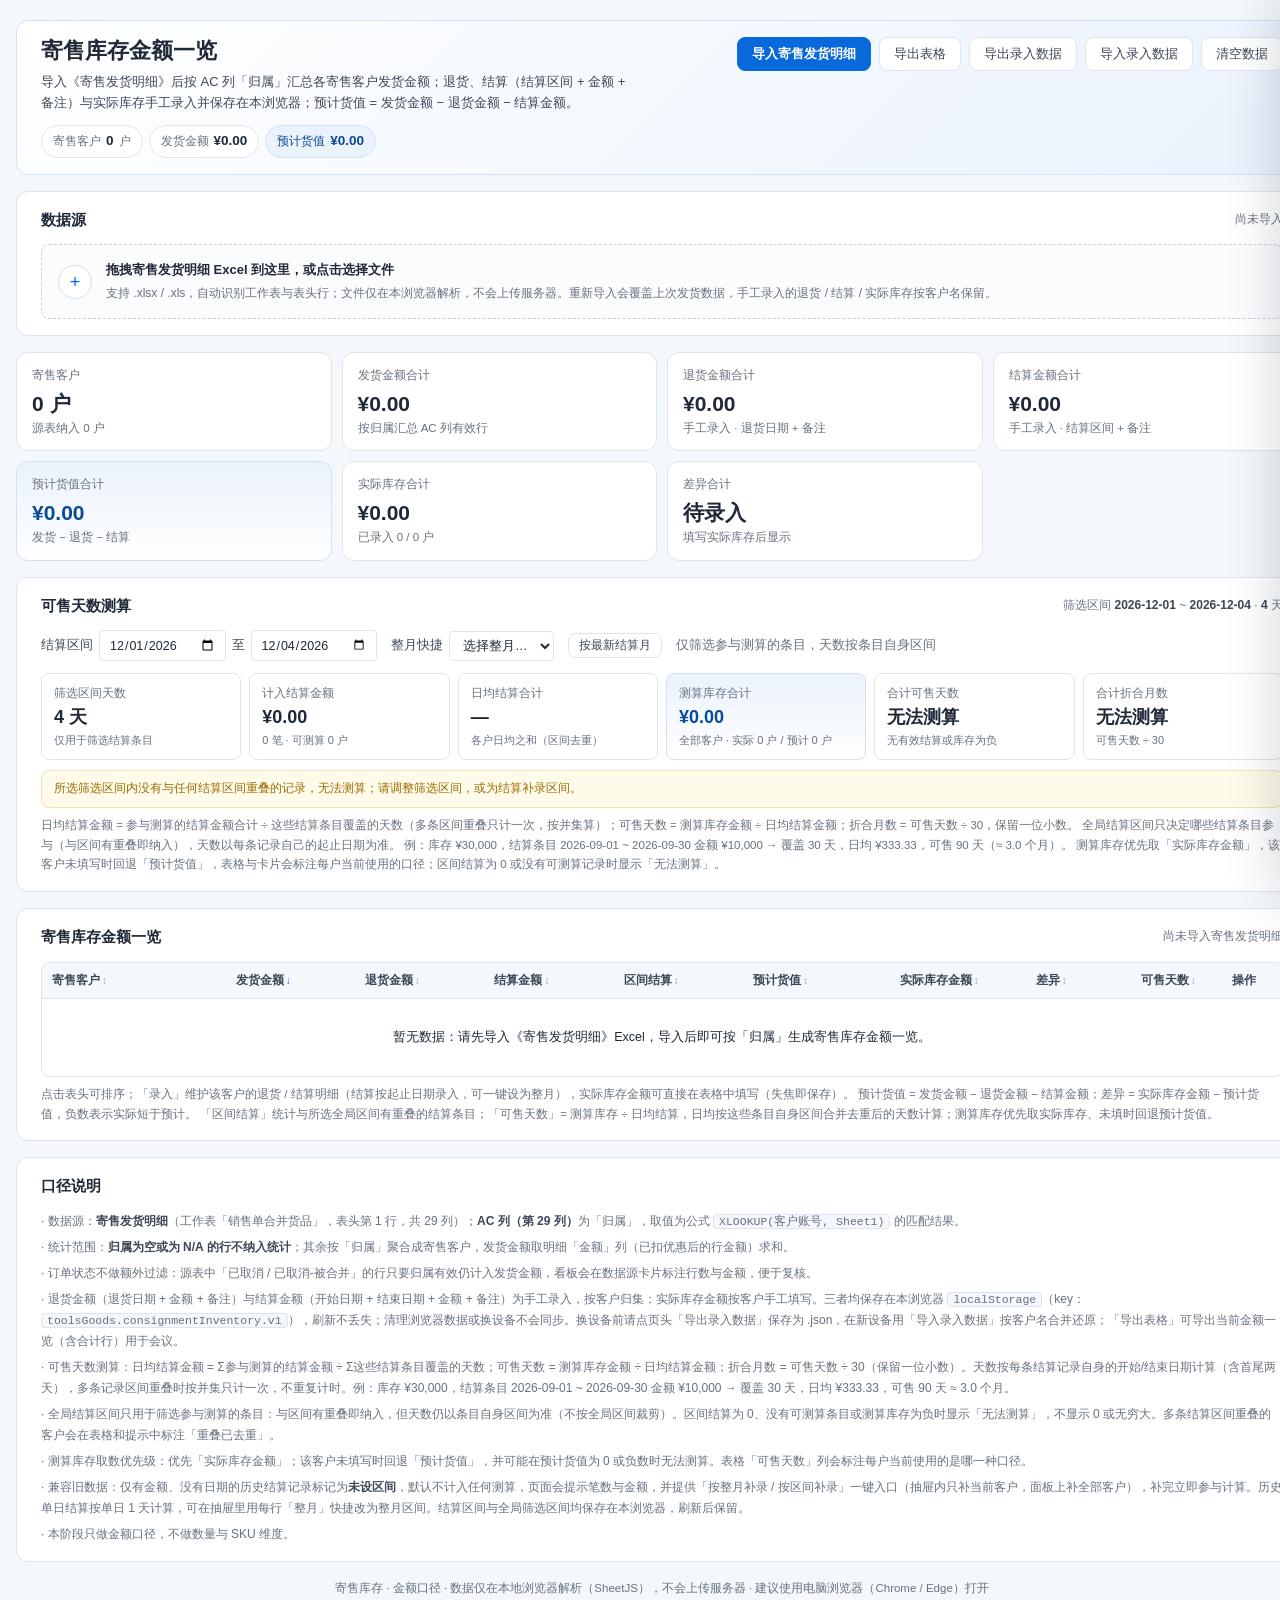
<file: 寄售库存/寄售库存.html>
<!DOCTYPE html>
<html lang="zh-CN">
<head>
  <meta charset="UTF-8">
  <meta name="viewport" content="width=device-width, initial-scale=1.0">
  <meta name="color-scheme" content="light">
  <title>寄售库存 · 金额一览</title>
  <link rel="icon" href="../icon.png">
  <link rel="stylesheet" href="../theme.css">

  <style>
    /* 与「库存分析看板 / 新店时间表」保持一致的 Business Blue 配色 */
    :root {
      --page-surface: var(--tint);
      --page-surface-muted: var(--surface-muted);
      --page-text: var(--text);
      --page-text-secondary: var(--text-secondary);
      --page-text-muted: var(--text-muted);
      --page-text-disabled: var(--text-disabled);
      --page-border: var(--border);
      --page-brand: var(--accent);
      --page-brand-hover: var(--accent-hover);
      --page-brand-soft: var(--accent-soft);
      --page-brand-soft-strong: var(--accent-soft-strong);
      --page-brand-text: var(--accent-text);

      --bg: var(--surface);
      --bg2: var(--tint);
      --rule: var(--border);
      --ink: var(--text);
      --muted: var(--text-muted);

      --space-1: 4px; --space-2: 8px; --space-3: 12px; --space-4: 16px; --space-5: 24px; --space-6: 32px;
      --radius-sm: 4px; --radius-md: 8px; --radius-lg: 12px; --radius-pill: 999px;
      --font-sans: -apple-system, 'Segoe UI', 'PingFang SC', 'Microsoft YaHei', 'Noto Sans CJK SC', 'Source Han Sans SC', sans-serif;
      --font-mono: 'SF Mono', Consolas, 'Courier New', monospace;
      --max: 1440px;
    }

    *, *::before, *::after { box-sizing: border-box; margin: 0; padding: 0; }
    html { font-size: 16px; }
    body {
      font-family: var(--font-sans);
      font-size: 14px;
      line-height: 1.65;
      color: var(--ink);
      background: var(--bg2);
      padding: 20px 0 40px;
      -webkit-font-smoothing: antialiased;
    }
    button, input, select { font-family: inherit; }
    :focus-visible { outline: 2px solid var(--page-brand); outline-offset: 1px; }

    .app { width: calc(100% - 2rem); max-width: var(--max); margin: 0 auto; display: grid; gap: var(--space-4); }

    /* === 页头 === */
    .hero {
      background: linear-gradient(135deg, #FFFFFF 0%, #F2F7FE 62%, var(--page-brand-soft) 100%);
      border: 1px solid var(--page-brand-soft-strong);
      border-radius: var(--radius-lg);
      padding: var(--space-4) var(--space-5);
      display: flex;
      align-items: flex-start;
      justify-content: space-between;
      gap: var(--space-4);
      flex-wrap: wrap;
    }
    .hero h1 { font-size: 22px; line-height: 1.3; color: var(--page-text); }
    .hero-sub { margin-top: 5px; max-width: 82ch; font-size: 13px; color: var(--page-text-secondary); }
    .hero-actions { display: flex; align-items: center; gap: var(--space-2); flex-wrap: wrap; }
    .stat-row { display: flex; flex-wrap: wrap; gap: 6px; margin-top: var(--space-3); }
    .stat-pill {
      display: inline-flex; align-items: baseline; gap: 5px;
      background: #FFFFFF; border: 1px solid var(--page-border);
      border-radius: var(--radius-pill); padding: 4px 11px;
      font-size: 12px; color: var(--page-text-muted); white-space: nowrap;
    }
    .stat-pill b { font-size: 13.5px; color: var(--page-text); font-variant-numeric: tabular-nums; }
    .stat-pill.is-accent { background: var(--page-brand-soft); border-color: var(--page-brand-soft-strong); color: var(--page-brand-text); }
    .stat-pill.is-accent b { color: var(--page-brand-text); }

    /* === 按钮 === */
    .btn {
      display: inline-flex; align-items: center; justify-content: center; gap: 6px;
      padding: 7px 14px; border-radius: var(--radius-md);
      border: 1px solid var(--page-border); background: #FFFFFF;
      color: var(--page-text-secondary); font-size: 13px; cursor: pointer; white-space: nowrap;
      transition: border-color .12s ease, color .12s ease, background .12s ease;
    }
    .btn:hover { border-color: var(--page-brand); color: var(--page-brand); }
    .btn-primary { background: var(--page-brand); border-color: var(--page-brand); color: #fff; font-weight: 600; }
    .btn-primary:hover { background: var(--page-brand-hover); border-color: var(--page-brand-hover); color: #fff; }
    .btn-sm { padding: 3px 10px; font-size: 12px; }
    .btn-danger:hover { border-color: var(--danger); color: var(--danger); }

    /* === 提示条 === */
    .banner {
      display: flex; align-items: flex-start; gap: 8px;
      background: var(--page-brand-soft); border: 1px solid var(--page-brand-soft-strong);
      border-radius: var(--radius-lg); padding: 10px 15px;
      font-size: 12.5px; color: var(--page-brand-text);
      word-break: break-word;
    }
    .banner[hidden] { display: none; }
    .banner.is-ok { background: var(--positive-soft); border-color: var(--positive-border); color: var(--positive-text); }
    .banner.is-error { background: var(--danger-soft); border-color: var(--danger-border); color: var(--danger-text); }

    /* === 面板 === */
    .panel {
      background: var(--bg); border: 1px solid var(--page-border);
      border-radius: var(--radius-lg); padding: var(--space-4) var(--space-5);
    }
    .panel[hidden] { display: none; }
    .panel-head {
      display: flex; align-items: center; justify-content: space-between;
      gap: var(--space-3); flex-wrap: wrap; margin-bottom: var(--space-3);
    }
    .panel-head h2 { font-size: 15px; font-weight: 600; color: var(--page-text); }
    .head-note { font-size: 12px; color: var(--page-text-muted); }
    .head-note b { color: var(--page-text-secondary); font-weight: 600; }

    /* === 数据源卡片 === */
    .dropzone {
      display: flex; align-items: center; gap: 14px;
      border: 1px dashed var(--border-strong); border-radius: var(--radius-md);
      background: #FBFCFE; padding: 14px 16px; cursor: pointer;
      transition: border-color .12s ease, background .12s ease;
    }
    .dropzone:hover, .dropzone.is-over { border-color: var(--page-brand); background: var(--page-brand-soft); }
    .dropzone.is-loading { opacity: .6; pointer-events: none; }
    .dz-icon {
      width: 34px; height: 34px; flex: none; border-radius: 50%;
      border: 1px solid var(--page-brand-soft-strong); background: #fff;
      display: grid; place-items: center; color: var(--page-brand); font-size: 18px; line-height: 1;
    }
    .dz-text { display: grid; gap: 3px; min-width: 0; }
    .dz-text b { font-size: 13px; color: var(--page-text); font-weight: 600; }
    .dz-text span { font-size: 12px; color: var(--page-text-muted); }

    .summary-grid { margin-top: var(--space-3); display: grid; grid-template-columns: repeat(auto-fit, minmax(215px, 1fr)); gap: 8px; }
    .summary-grid[hidden] { display: none; }
    .sum-item {
      border: 1px solid var(--page-border); border-radius: var(--radius-md);
      background: #FFFFFF; padding: 8px 12px; min-width: 0;
    }
    .sum-item span { display: block; font-size: 11.5px; color: var(--page-text-muted); }
    .sum-item b {
      display: block; margin-top: 2px; font-size: 12.5px; font-weight: 600; color: var(--page-text);
      overflow: hidden; text-overflow: ellipsis; white-space: nowrap; font-variant-numeric: tabular-nums;
    }
    .sum-item b.is-good { color: var(--positive-text); }
    .sum-item b.is-warn { color: var(--warning-text); }

    /* === KPI === */
    .kpis { display: grid; grid-template-columns: repeat(7, minmax(0, 1fr)); gap: 10px; }
    @media (max-width: 1320px) { .kpis { grid-template-columns: repeat(4, minmax(0, 1fr)); } }
    @media (max-width: 860px) { .kpis { grid-template-columns: repeat(2, minmax(0, 1fr)); } }
    .kpi {
      background: #FFFFFF; border: 1px solid var(--page-border);
      border-radius: var(--radius-lg); padding: 13px 15px; min-width: 0;
    }
    .kpi small { display: block; font-size: 11.5px; color: var(--page-text-muted); margin-bottom: 6px; }
    .kpi strong { display: block; font-size: 21px; line-height: 1.2; font-variant-numeric: tabular-nums; color: var(--page-text); }
    .kpi p { margin-top: 4px; font-size: 11.5px; color: var(--page-text-muted); line-height: 1.5; }
    .kpi.is-accent { background: linear-gradient(180deg, var(--page-brand-soft), #FFFFFF); border-color: var(--page-brand-soft-strong); }
    .kpi.is-accent strong { color: var(--page-brand-text); }
    .kpi.is-danger strong { color: var(--danger-text); }
    .kpi.is-good strong { color: var(--positive-text); }

    /* === 表格 === */
    .table-wrap { border: 1px solid var(--page-border); border-radius: var(--radius-md); overflow: auto; }
    table.data-table { width: 100%; border-collapse: separate; border-spacing: 0; font-size: 12.5px; min-width: 1240px; }
    table.data-table thead th {
      position: sticky; top: 0; z-index: 3;
      background: var(--page-surface); border-bottom: 1px solid var(--page-border);
      font-weight: 600; font-size: 12px; color: var(--page-text-secondary);
      padding: 8px 10px; white-space: nowrap; text-align: right;
    }
    table.data-table thead th.td-name { text-align: left; }
    table.data-table thead th.td-act { text-align: center; }
    table.data-table thead th.sortable { cursor: pointer; user-select: none; }
    table.data-table thead th.sortable:hover { color: var(--page-brand); }
    table.data-table thead th .arrow { font-size: 10px; color: var(--page-text-disabled); margin-left: 2px; }
    table.data-table thead th.is-sorted .arrow { color: var(--page-brand); }
    table.data-table td {
      padding: 8px 10px; border-bottom: 1px solid var(--rule);
      white-space: nowrap; text-align: right; font-variant-numeric: tabular-nums; color: var(--page-text);
      vertical-align: middle;
    }
    table.data-table tbody tr:last-child td { border-bottom: none; }
    table.data-table tbody tr:hover td { background: #FAFCFF; }
    table.data-table td.td-name { text-align: left; min-width: 160px; }
    table.data-table td.td-act { text-align: center; }
    .c-name { font-weight: 600; }
    .c-sub { font-size: 11px; color: var(--page-text-muted); margin-top: 1px; }
    .tag-mini {
      display: inline-block; margin-left: 6px; padding: 0 6px; border-radius: var(--radius-pill);
      background: var(--warning-soft); border: 1px solid var(--warning-border);
      color: var(--warning-text); font-size: 10.5px; vertical-align: 1px;
    }
    .cnt { display: inline-block; margin-left: 5px; font-size: 10.5px; color: var(--page-text-muted); }
    td.is-strong { font-weight: 600; }
    .diff { font-weight: 600; }
    .diff.is-neg { color: var(--danger-text); }
    .diff.is-pos { color: var(--warning-text); }
    .diff.is-zero { color: var(--positive-text); }
    .diff-rate { font-size: 10.5px; color: var(--page-text-muted); }
    .actual-input {
      width: 122px; padding: 5px 8px; text-align: right;
      border: 1px solid var(--page-border); border-radius: var(--radius-sm);
      background: #fff; color: var(--ink); font-size: 12.5px; font-variant-numeric: tabular-nums;
    }
    .actual-input:hover { border-color: var(--border-strong); }
    .actual-input:focus { border-color: var(--page-brand); outline: none; box-shadow: 0 0 0 2px var(--page-brand-soft); }
    .actual-input.is-filled { border-color: var(--page-brand-soft-strong); background: #FBFDFF; }
    table.data-table tfoot td {
      background: var(--page-surface); border-top: 1px solid var(--page-border);
      font-weight: 600; padding: 8px 10px; text-align: right; font-variant-numeric: tabular-nums;
    }
    table.data-table tfoot td.td-name { text-align: left; }
    table.data-table tfoot td.td-act { text-align: center; color: var(--page-text-muted); font-weight: 400; }
    .table-hint { margin-top: var(--space-2); font-size: 11.5px; color: var(--page-text-muted); line-height: 1.7; }
    .empty-cell { text-align: center !important; color: var(--page-text-muted); padding: 28px 12px !important; white-space: normal !important; }

    /* === 口径说明 === */
    .notes { display: grid; gap: 5px; font-size: 12px; color: var(--page-text-muted); line-height: 1.75; }
    .notes b { color: var(--page-text-secondary); font-weight: 600; }
    .notes code {
      background: var(--page-surface); border: 1px solid var(--page-border);
      border-radius: var(--radius-sm); padding: 0 5px; font-family: var(--font-mono); font-size: 11.5px;
    }

    /* === 可售天数测算 === */
    .calc-bar { display: flex; flex-wrap: wrap; align-items: center; gap: 10px 14px; }
    .calc-bar label { display: inline-flex; align-items: center; gap: 6px; font-size: 12.5px; color: var(--page-text-secondary); white-space: nowrap; }
    .calc-bar input[type="date"], .calc-bar select {
      padding: 6px 9px; border: 1px solid var(--page-border); border-radius: var(--radius-sm);
      background: #fff; color: var(--ink); font-size: 12.5px;
    }
    .calc-bar input[type="date"]:focus, .calc-bar select:focus { border-color: var(--page-brand); outline: none; box-shadow: 0 0 0 2px var(--page-brand-soft); }
    .calc-range { font-size: 12.5px; color: var(--page-text-muted); }
    .calc-range b { color: var(--page-text-secondary); font-weight: 600; }
    .calc-cards { margin-top: 12px; display: grid; grid-template-columns: repeat(auto-fit, minmax(156px, 1fr)); gap: 8px; }
    .calc-card { border: 1px solid var(--page-border); border-radius: var(--radius-md); background: #fff; padding: 10px 12px; min-width: 0; }
    .calc-card span { display: block; font-size: 11.5px; color: var(--page-text-muted); }
    .calc-card b { display: block; margin-top: 3px; font-size: 18px; line-height: 1.25; color: var(--page-text); font-variant-numeric: tabular-nums; }
    .calc-card small { display: block; margin-top: 3px; font-size: 11px; color: var(--page-text-muted); }
    .calc-card.is-accent { background: linear-gradient(180deg, var(--page-brand-soft), #FFFFFF); border-color: var(--page-brand-soft-strong); }
    .calc-card.is-accent b { color: var(--page-brand-text); }
    .calc-warn {
      margin-top: 10px; padding: 8px 12px; border-radius: var(--radius-md);
      background: var(--warning-soft); border: 1px solid var(--warning-border);
      color: var(--warning-text); font-size: 12px; line-height: 1.65;
    }
    .calc-warn[hidden] { display: none; }
    .saleable-val { font-weight: 600; }
    .saleable-sub { font-size: 10.5px; color: var(--page-text-muted); margin-top: 1px; }
    .saleable-na { color: var(--page-text-disabled); font-size: 11.5px; }
    .date-input.is-undated { border-color: var(--warning-border); background: var(--warning-soft); }
    .entry-hint { font-size: 11.5px; color: var(--warning-text); line-height: 1.6; }
    .entry-hint[hidden] { display: none; }
    .undated-bar {
      display: flex; flex-wrap: wrap; align-items: center; gap: 6px 10px;
      padding: 8px 12px; border-radius: var(--radius-md);
      background: var(--warning-soft); border: 1px solid var(--warning-border);
      font-size: 12px; color: var(--warning-text); line-height: 1.6;
    }
    .undated-bar[hidden] { display: none; }
    .undated-bar > span { flex: 1 1 240px; }
    .undated-bar label { display: inline-flex; align-items: center; gap: 5px; font-size: 12px; white-space: nowrap; }
    .undated-bar select, .undated-bar input[type="date"] {
      padding: 4px 7px; border: 1px solid var(--warning-border); border-radius: var(--radius-sm);
      background: #fff; color: var(--ink); font-size: 12px;
    }
    .undated-bar select:focus, .undated-bar input[type="date"]:focus { border-color: var(--page-brand); outline: none; box-shadow: 0 0 0 2px var(--page-brand-soft); }

    .foot { text-align: center; font-size: 11.5px; color: var(--page-text-muted); line-height: 1.8; }

    /* === 录入抽屉 === */
    .mask {
      position: fixed; inset: 0; background: rgba(19, 32, 51, .38);
      opacity: 0; pointer-events: none; transition: opacity .2s ease; z-index: 50;
    }
    .mask.on { opacity: 1; pointer-events: auto; }
    .drawer {
      position: fixed; top: 0; right: 0; height: 100%; width: min(760px, 96vw);
      background: #fff; box-shadow: -18px 0 48px rgba(19, 32, 51, .18);
      transform: translateX(102%); transition: transform .24s ease; z-index: 51;
      display: grid; grid-template-rows: auto 1fr;
    }
    .drawer.on { transform: translateX(0); }
    .drawer-head {
      padding: 15px 20px; border-bottom: 1px solid var(--page-border);
      display: flex; align-items: flex-start; justify-content: space-between; gap: 12px;
      background: linear-gradient(180deg, #fff, #F7FAFE);
    }
    .drawer-head h2 { font-size: 17px; line-height: 1.35; }
    .drawer-sub { margin-top: 4px; font-size: 12px; color: var(--page-text-muted); font-variant-numeric: tabular-nums; }
    .icon-btn {
      width: 32px; height: 32px; flex: none; border: 1px solid var(--page-border); border-radius: var(--radius-md);
      background: #fff; color: var(--page-text-muted); font-size: 19px; line-height: 1; cursor: pointer;
      display: grid; place-items: center; padding: 0;
    }
    .icon-btn:hover { color: var(--page-brand); border-color: var(--page-brand-soft-strong); }
    /* 用 flex 竖排：grid 的 auto 行会被容器高度压扁（.block 有 overflow:hidden，最小高度为 0），
       导致条目多时区块被裁剪；flex 下子项不收缩，由 .drawer-body 自身滚动 */
    .drawer-body { overflow-y: auto; overscroll-behavior: contain; min-height: 0; padding: 16px 20px 32px; display: flex; flex-direction: column; gap: 14px; }
    .drawer-body > * { flex: 0 0 auto; }

    .block { border: 1px solid var(--page-border); border-radius: var(--radius-md); overflow: hidden; }
    .block-head {
      display: flex; align-items: center; justify-content: space-between; gap: 10px;
      padding: 9px 12px; background: var(--page-surface); border-bottom: 1px solid var(--page-border);
    }
    .block-head h3 { font-size: 13px; font-weight: 600; color: var(--page-text-secondary); }
    .block-body { padding: 12px; display: grid; gap: 8px; min-height: 0; }
    .entry-head {
      display: grid; grid-template-columns: 138px 128px minmax(0, 1fr) 52px; gap: 8px;
      font-size: 11px; color: var(--page-text-muted); padding: 0 1px;
    }
    .entry-head.is-settle { grid-template-columns: 118px 118px 104px minmax(0, 1fr) 104px 48px; gap: 6px; }
    .entry-row { display: grid; grid-template-columns: 138px 128px minmax(0, 1fr) 52px; gap: 8px; align-items: center; }
    .entry-row.is-settle { grid-template-columns: 118px 118px 104px minmax(0, 1fr) 104px 48px; gap: 6px; }
    .entry-row.is-settle .btn-sm { padding: 3px 4px; }
    .month-quick {
      width: 100%; padding: 5px 4px; border: 1px solid var(--page-border); border-radius: var(--radius-sm);
      font-size: 11.5px; color: var(--page-text-secondary); background: #fff;
    }
    .month-quick:focus { border-color: var(--page-brand); outline: none; box-shadow: 0 0 0 2px var(--page-brand-soft); }
    .entry-row.is-invalid .date-input { border-color: var(--danger-border); background: var(--danger-soft); }
    .entry-row input {
      width: 100%; padding: 6px 9px; border: 1px solid var(--page-border); border-radius: var(--radius-sm);
      font-size: 12.5px; color: var(--ink); background: #fff;
    }
    .entry-row input[type="number"] { text-align: right; font-variant-numeric: tabular-nums; }
    .entry-row input:focus { border-color: var(--page-brand); outline: none; box-shadow: 0 0 0 2px var(--page-brand-soft); }
    .entry-empty { font-size: 12px; color: var(--page-text-muted); padding: 6px 2px; }
    /* 条目变多时列表内部滚动，避免把下方内容挤出可视区 */
    .entry-list {
      max-height: 210px; overflow-y: auto; overscroll-behavior: contain;
      padding-right: 4px; scrollbar-width: thin; scrollbar-color: var(--border-strong) transparent;
    }
    .entry-list::-webkit-scrollbar { width: 8px; }
    .entry-list::-webkit-scrollbar-thumb { background: var(--border-strong); border-radius: 4px; }
    .entry-list::-webkit-scrollbar-track { background: transparent; }
    @media (max-height: 720px) { .entry-list { max-height: 132px; } }
    .entry-foot { display: flex; justify-content: flex-end; gap: 6px; font-size: 12px; color: var(--page-text-muted); padding-top: 2px; }
    .entry-foot b { color: var(--page-text); font-variant-numeric: tabular-nums; }

    .actual-box { display: grid; gap: 6px; }
    .actual-box input {
      width: 100%; padding: 8px 10px; border: 1px solid var(--page-border); border-radius: var(--radius-sm);
      font-size: 13.5px; text-align: right; font-variant-numeric: tabular-nums;
    }
    .actual-box input:focus { border-color: var(--page-brand); outline: none; box-shadow: 0 0 0 2px var(--page-brand-soft); }
    .actual-box .hint { font-size: 11.5px; color: var(--page-text-muted); }

    .sum-box { border: 1px solid var(--page-border); border-radius: var(--radius-md); background: var(--page-surface); padding: 12px; display: grid; gap: 6px; }
    .sum-line { display: flex; justify-content: space-between; gap: 12px; font-size: 12.5px; color: var(--page-text-secondary); }
    .sum-line b { font-variant-numeric: tabular-nums; color: var(--page-text); }
    .sum-line.is-hl { border-top: 1px dashed var(--page-border); padding-top: 6px; margin-top: 2px; font-weight: 600; }
    .sum-line.is-hl b { font-size: 14px; color: var(--page-brand-text); }
    .sum-line b.is-neg { color: var(--danger-text); }
    .sum-line b.is-pos { color: var(--warning-text); }
    .sum-line b.is-zero { color: var(--positive-text); }

    @media (max-width: 720px) {
      .app { width: calc(100% - 1.2rem); }
      .hero { padding: var(--space-4); }
      .panel { padding: var(--space-4); }
      .entry-head, .entry-row { grid-template-columns: 1fr 1fr; }
      .entry-head.is-settle { display: none; }
      .entry-row.is-settle { grid-template-columns: 1fr 1fr 48px; }
      .entry-row.is-settle .note-input { grid-column: 1 / -1; }
      .entry-row.is-settle .month-quick { grid-column: 1 / 2; }
      .entry-row.is-settle .btn-danger { grid-column: 3 / 4; }
      .entry-head span:nth-child(3) { display: none; }
      .entry-row .note-input { grid-column: 1 / -1; }
    }
  </style>
</head>
<body>
  <article class="app">
    <header class="hero">
      <div>
        <h1>寄售库存金额一览</h1>
        <p class="hero-sub">导入《寄售发货明细》后按 AC 列「归属」汇总各寄售客户发货金额；退货、结算（结算区间 + 金额 + 备注）与实际库存手工录入并保存在本浏览器；预计货值 = 发货金额 − 退货金额 − 结算金额。</p>
        <div class="stat-row" id="heroStats"></div>
      </div>
      <div class="hero-actions">
        <button class="btn btn-primary" type="button" id="btnImport">导入寄售发货明细</button>
        <button class="btn" type="button" id="btnExportTable" title="导出当前《寄售库存金额一览》为 Excel">导出表格</button>
        <button class="btn" type="button" id="btnExportManual" title="导出手工录入的退货 / 结算 / 实际库存，用于换设备还原">导出录入数据</button>
        <button class="btn" type="button" id="btnImportManual" title="读取之前导出的录入数据文件，按客户名合并">导入录入数据</button>
        <button class="btn" type="button" id="btnClear">清空数据</button>
        <input type="file" id="fileInput" accept=".xlsx,.xls" hidden>
        <input type="file" id="manualInput" accept=".json,application/json" hidden>
      </div>
    </header>

    <div class="banner" id="banner" hidden></div>

    <section class="panel">
      <div class="panel-head">
        <h2>数据源</h2>
        <span class="head-note" id="srcHeadNote">尚未导入</span>
      </div>
      <div class="dropzone" id="dropZone">
        <div class="dz-icon">+</div>
        <div class="dz-text">
          <b>拖拽寄售发货明细 Excel 到这里，或点击选择文件</b>
          <span>支持 .xlsx / .xls，自动识别工作表与表头行；文件仅在本浏览器解析，不会上传服务器。重新导入会覆盖上次发货数据，手工录入的退货 / 结算 / 实际库存按客户名保留。</span>
        </div>
      </div>
      <div class="summary-grid" id="srcSummary" hidden></div>
    </section>

    <section class="kpis" id="kpis"></section>

    <section class="panel" id="saleablePanel">
      <div class="panel-head">
        <h2>可售天数测算</h2>
        <span class="head-note" id="saleableNote"></span>
      </div>
      <div class="calc-bar">
        <label>结算区间
          <input type="date" id="periodStart">
          <span>至</span>
          <input type="date" id="periodEnd">
        </label>
        <label>整月快捷
          <select id="periodMonth"><option value="">选择整月…</option></select>
        </label>
        <button class="btn btn-sm" type="button" id="periodReset">按最新结算月</button>
        <span class="calc-range" id="periodText"></span>
      </div>
      <div class="calc-cards" id="saleableCards"></div>
      <div class="calc-warn" id="saleableWarn" hidden></div>
      <div class="undated-bar" id="undatedBar" hidden>
        <span id="undatedText"></span>
        <label>整月 <select id="undatedMonth"></select></label>
        <button class="btn btn-sm" type="button" id="undatedApplyMonth">按整月补录</button>
        <label>区间 <input type="date" id="undatedStart"> <span>至</span> <input type="date" id="undatedEnd"></label>
        <button class="btn btn-sm" type="button" id="undatedApplyRange">按区间补录</button>
      </div>
      <div class="table-hint">
        日均结算金额 = 参与测算的结算金额合计 ÷ 这些结算条目覆盖的天数（多条区间重叠只计一次，按并集算）；可售天数 = 测算库存金额 ÷ 日均结算金额；折合月数 = 可售天数 ÷ 30，保留一位小数。
        全局结算区间只决定哪些结算条目参与（与区间有重叠即纳入），天数以每条记录自己的起止日期为准。
        例：库存 ¥30,000，结算条目 2026-09-01 ~ 2026-09-30 金额 ¥10,000 → 覆盖 30 天，日均 ¥333.33，可售 90 天（≈ 3.0 个月）。
        测算库存优先取「实际库存金额」，该客户未填写时回退「预计货值」，表格与卡片会标注每户当前使用的口径；区间结算为 0 或没有可测算记录时显示「无法测算」。
      </div>
    </section>

    <section class="panel">
      <div class="panel-head">
        <h2>寄售库存金额一览</h2>
        <span class="head-note" id="tableNote"></span>
      </div>
      <div class="table-wrap">
        <table class="data-table">
          <thead id="tableHead"></thead>
          <tbody id="tableBody"></tbody>
          <tfoot id="tableFoot"></tfoot>
        </table>
      </div>
      <div class="table-hint">
        点击表头可排序；「录入」维护该客户的退货 / 结算明细（结算按起止日期录入，可一键设为整月），实际库存金额可直接在表格中填写（失焦即保存）。
        预计货值 = 发货金额 − 退货金额 − 结算金额；差异 = 实际库存金额 − 预计货值，负数表示实际短于预计。
        「区间结算」统计与所选全局区间有重叠的结算条目；「可售天数」= 测算库存 ÷ 日均结算，日均按这些条目自身区间合并去重后的天数计算；测算库存优先取实际库存、未填时回退预计货值。
      </div>
    </section>

    <section class="panel" id="excludedPanel" hidden>
      <div class="panel-head">
        <h2>未纳入统计（归属为空或 N/A）</h2>
        <span class="head-note" id="excludedNote"></span>
      </div>
      <div class="table-wrap">
        <table class="data-table" style="min-width:520px;">
          <thead>
            <tr><th class="td-name">客户账号</th><th>行数</th><th>金额合计</th></tr>
          </thead>
          <tbody id="excludedBody"></tbody>
        </table>
      </div>
      <div class="table-hint">以上行在源表 AC 列「归属」为空、#N/A 或公式无匹配（XLOOKUP 未命中），按规则不纳入寄售库存统计。</div>
    </section>

    <section class="panel">
      <div class="panel-head">
        <h2>口径说明</h2>
      </div>
      <div class="notes">
        <div>· 数据源：<b>寄售发货明细</b>（工作表「销售单合并货品」，表头第 1 行，共 29 列）；<b>AC 列（第 29 列）</b>为「归属」，取值为公式 <code>XLOOKUP(客户账号, Sheet1)</code> 的匹配结果。</div>
        <div>· 统计范围：<b>归属为空或为 N/A 的行不纳入统计</b>；其余按「归属」聚合成寄售客户，发货金额取明细「金额」列（已扣优惠后的行金额）求和。</div>
        <div>· 订单状态不做额外过滤：源表中「已取消 / 已取消-被合并」的行只要归属有效仍计入发货金额，看板会在数据源卡片标注行数与金额，便于复核。</div>
        <div>· 退货金额（退货日期 + 金额 + 备注）与结算金额（开始日期 + 结束日期 + 金额 + 备注）为手工录入，按客户归集；实际库存金额按客户手工填写。三者均保存在本浏览器 <code>localStorage</code>（key：<code>toolsGoods.consignmentInventory.v1</code>），刷新不丢失；清理浏览器数据或换设备不会同步。换设备前请点页头「导出录入数据」保存为 .json，在新设备用「导入录入数据」按客户名合并还原；「导出表格」可导出当前金额一览（含合计行）用于会议。</div>
        <div>· 可售天数测算：日均结算金额 = Σ参与测算的结算金额 ÷ Σ这些结算条目覆盖的天数；可售天数 = 测算库存金额 ÷ 日均结算金额；折合月数 = 可售天数 ÷ 30（保留一位小数）。天数按每条结算记录自身的开始/结束日期计算（含首尾两天），多条记录区间重叠时按并集只计一次，不重复计时。例：库存 ¥30,000，结算条目 2026-09-01 ~ 2026-09-30 金额 ¥10,000 → 覆盖 30 天，日均 ¥333.33，可售 90 天 ≈ 3.0 个月。</div>
        <div>· 全局结算区间只用于筛选参与测算的条目：与区间有重叠即纳入，但天数仍以条目自身区间为准（不按全局区间裁剪）。区间结算为 0、没有可测算条目或测算库存为负时显示「无法测算」，不显示 0 或无穷大。多条结算区间重叠的客户会在表格和提示中标注「重叠已去重」。</div>
        <div>· 测算库存取数优先级：优先「实际库存金额」；该客户未填写时回退「预计货值」，并可能在预计货值为 0 或负数时无法测算。表格「可售天数」列会标注每户当前使用的是哪一种口径。</div>
        <div>· 兼容旧数据：仅有金额、没有日期的历史结算记录标记为<b>未设区间</b>，默认不计入任何测算，页面会提示笔数与金额，并提供「按整月补录 / 按区间补录」一键入口（抽屉内只补当前客户，面板上补全部客户），补完立即参与计算。历史单日结算按单日 1 天计算，可在抽屉里用每行「整月」快捷改为整月区间。结算区间与全局筛选区间均保存在本浏览器，刷新后保留。</div>
        <div>· 本阶段只做金额口径，不做数量与 SKU 维度。</div>
      </div>
    </section>

    <footer class="foot">
      寄售库存 · 金额口径 · 数据仅在本地浏览器解析（SheetJS），不会上传服务器 · 建议使用电脑浏览器（Chrome / Edge）打开
    </footer>
  </article>

  <div class="mask" id="mask"></div>
  <aside class="drawer" id="drawer" role="dialog" aria-modal="true" aria-labelledby="drawerTitle" aria-hidden="true">
    <div class="drawer-head">
      <div>
        <h2 id="drawerTitle">客户</h2>
        <div class="drawer-sub" id="drawerSub"></div>
      </div>
      <button class="icon-btn" type="button" id="drawerClose" title="关闭" aria-label="关闭">&times;</button>
    </div>
    <div class="drawer-body">
      <div class="block">
        <div class="block-head">
          <h3>退货金额</h3>
          <button class="btn btn-sm" type="button" data-add="return">新增退货</button>
        </div>
        <div class="block-body">
          <div class="entry-head"><span>退货日期</span><span>金额</span><span>备注</span><span></span></div>
          <div class="entry-list" id="returnList"></div>
          <div class="entry-foot">退货合计 <b id="returnTotal">0.00</b></div>
        </div>
      </div>

      <div class="block">
        <div class="block-head">
          <h3>结算金额</h3>
          <button class="btn btn-sm" type="button" data-add="settle">新增结算</button>
        </div>
        <div class="block-body">
          <div class="entry-head is-settle"><span>开始日期</span><span>结束日期</span><span>金额</span><span>备注</span><span>整月</span><span></span></div>
          <div class="entry-list" id="settleList"></div>
          <div class="entry-foot">结算合计 <b id="settleTotal">0.00</b></div>
          <div class="entry-hint" id="settleDateHint" hidden></div>
          <div class="undated-bar" id="drawerUndatedBar" hidden>
            <span id="drawerUndatedText"></span>
            <label>整月 <select id="drawerUndatedMonth"></select></label>
            <button class="btn btn-sm" type="button" data-backfill="month">按整月补录</button>
            <label>区间 <input type="date" id="drawerUndatedStart"> <span>至</span> <input type="date" id="drawerUndatedEnd"></label>
            <button class="btn btn-sm" type="button" data-backfill="range">按区间补录</button>
          </div>
        </div>
      </div>

      <div class="block">
        <div class="block-head"><h3>实际库存金额</h3></div>
        <div class="block-body">
          <div class="actual-box">
            <input type="number" id="drawerActual" step="0.01" min="0" placeholder="盘点后填写的实际库存金额">
            <div class="hint">留空表示尚未盘点；差异 = 实际库存金额 − 预计货值。</div>
          </div>
        </div>
      </div>

      <div class="sum-box" id="drawerSummary"></div>
    </div>
  </aside>

  <script src="./assets/xlsx.full.min.js"></script>
  <script>
  (function () {
    'use strict';

    var STORAGE_KEY = 'toolsGoods.consignmentInventory.v1';
    var APP_ID = 'toolsGoods.consignmentInventory';
    var STORE_VERSION = 3;
    var $ = function (id) { return document.getElementById(id); };

    var state = {
      ship: null,
      manual: {},
      period: null,
      sort: { key: 'shipAmount', dir: 'desc' }
    };

    var drawerCustomer = null;

    /* ---------------- 基础工具 ---------------- */
    function escapeHtml(v) {
      return String(v === null || v === undefined ? '' : v).replace(/[&<>"']/g, function (c) {
        return { '&': '&amp;', '<': '&lt;', '>': '&gt;', '"': '&quot;', "'": '&#39;' }[c];
      });
    }
    function num(v) {
      if (typeof v === 'number') return isFinite(v) ? v : 0;
      if (v === null || v === undefined) return 0;
      var s = String(v).replace(/[,，\s¥￥]/g, '');
      if (!s) return 0;
      var n = Number(s);
      return isFinite(n) ? n : 0;
    }
    function round2(n) { return Math.round((n + Number.EPSILON) * 100) / 100; }
    function fmt(n) {
      if (n === null || n === undefined || !isFinite(n)) return '—';
      return Number(n).toLocaleString('zh-CN', { minimumFractionDigits: 2, maximumFractionDigits: 2 });
    }
    function fmtInt(n) { return Number(n || 0).toLocaleString('zh-CN'); }
    function fmtMoney(n) { return '¥' + fmt(n); }
    function uid() { return Date.now().toString(36) + Math.random().toString(36).slice(2, 6); }
    function todayStr() {
      var d = new Date();
      var p = function (x) { return String(x).padStart(2, '0'); };
      return d.getFullYear() + '-' + p(d.getMonth() + 1) + '-' + p(d.getDate());
    }
    function timeStr(iso) {
      if (!iso) return '—';
      var d = new Date(iso);
      if (isNaN(d.getTime())) return '—';
      var p = function (x) { return String(x).padStart(2, '0'); };
      return d.getFullYear() + '-' + p(d.getMonth() + 1) + '-' + p(d.getDate()) + ' ' + p(d.getHours()) + ':' + p(d.getMinutes());
    }
    function colLetter(i) {
      var s = '';
      var n = i + 1;
      while (n > 0) {
        var m = (n - 1) % 26;
        s = String.fromCharCode(65 + m) + s;
        n = Math.floor((n - 1) / 26);
      }
      return s;
    }
    function showBanner(msg, type) {
      var el = $('banner');
      el.hidden = false;
      el.className = 'banner' + (type === 'error' ? ' is-error' : type === 'ok' ? ' is-ok' : '');
      el.textContent = msg;
    }

    /* ---------------- 本地存储 ---------------- */
    function normalizeManual(m) {
      var src = m || {};
      function rows(list) {
        if (!Array.isArray(list)) return [];
        return list.map(function (e) {
          return { id: String((e && e.id) || uid()), date: String((e && e.date) || ''), amount: num(e && e.amount), note: String((e && e.note) || '') };
        });
      }
      function settleRows(list) {
        if (!Array.isArray(list)) return [];
        return list.map(function (e) {
          var start = String((e && (e.start || e.date)) || '');
          var end = String((e && (e.end || e.date)) || '');
          if (start && !end) end = start;
          if (end && !start) start = end;
          return { id: String((e && e.id) || uid()), start: start, end: end, amount: num(e && e.amount), note: String((e && e.note) || '') };
        });
      }
      var actual = (src.actual === null || src.actual === undefined || src.actual === '') ? null : num(src.actual);
      return { returns: rows(src.returns), settlements: settleRows(src.settlements), actual: actual };
    }

    function loadStore() {
      try {
        var raw = localStorage.getItem(STORAGE_KEY);
        if (!raw) return;
        var data = JSON.parse(raw);
        if (data && data.ship && Array.isArray(data.ship.customers)) state.ship = data.ship;
        if (data && data.manual && typeof data.manual === 'object') {
          Object.keys(data.manual).forEach(function (name) {
            state.manual[name] = normalizeManual(data.manual[name]);
          });
        }
        if (data && data.period && typeof data.period === 'object') {
          state.period = {
            start: String(data.period.start || ''),
            end: String(data.period.end || '')
          };
        }
      } catch (err) {
        console.warn('读取本浏览器缓存失败', err);
      }
    }

    function saveStore() {
      try {
        localStorage.setItem(STORAGE_KEY, JSON.stringify({ version: STORE_VERSION, ship: state.ship, manual: state.manual, period: state.period }));
        return true;
      } catch (err) {
        showBanner('本地保存失败：' + (err && err.message ? err.message : err) + '（可能是浏览器存储空间不足）', 'error');
        return false;
      }
    }

    /* ---------------- 录入数据导出 / 导入（换设备还原） ---------------- */
    function downloadBlob(text, mime, filename) {
      var blob = new Blob([text], { type: mime });
      var url = URL.createObjectURL(blob);
      var a = document.createElement('a');
      a.href = url;
      a.download = filename;
      document.body.appendChild(a);
      a.click();
      document.body.removeChild(a);
      setTimeout(function () { URL.revokeObjectURL(url); }, 1000);
    }

    function exportManualData() {
      var names = Object.keys(state.manual).filter(function (name) {
        var m = normalizeManual(state.manual[name]);
        return m.returns.length || m.settlements.length || m.actual !== null;
      }).sort(function (a, b) { return a.localeCompare(b, 'zh-CN'); });

      if (!names.length) {
        showBanner('当前没有手工录入的退货 / 结算 / 实际库存数据，无需导出。', 'error');
        return;
      }

      var customers = names.map(function (name) {
        var m = normalizeManual(state.manual[name]);
        return {
          name: name,
          actual: m.actual,
          returns: m.returns.map(function (e) { return { date: e.date, amount: e.amount, note: e.note }; }),
          settlements: m.settlements.map(function (e) { return { start: e.start, end: e.end, amount: e.amount, note: e.note }; })
        };
      });

      var payload = {
        app: APP_ID,
        version: STORE_VERSION,
        exportedAt: new Date().toISOString(),
        customerCount: customers.length,
        customers: customers
      };

      downloadBlob(JSON.stringify(payload, null, 2), 'application/json;charset=utf-8', '寄售库存录入数据_' + todayStr() + '.json');
      showBanner('已导出 ' + customers.length + ' 个客户的录入数据。换设备后打开本看板，用「导入录入数据」选择该文件即可还原。', 'ok');
    }

    function importManualFile(file) {
      if (!file) return;
      var reader = new FileReader();
      reader.onerror = function () { showBanner('导入失败：读取文件出错，请重试。', 'error'); };
      reader.onload = function () {
        var data;
        try {
          data = JSON.parse(String(reader.result || ''));
        } catch (err) {
          showBanner('导入失败：文件不是有效的 JSON，请确认选择的是由「导出录入数据」生成的 .json 文件。', 'error');
          return;
        }
        if (!data || !Array.isArray(data.customers)) {
          showBanner('导入失败：文件缺少录入数据（customers），可能不是本看板导出的文件。', 'error');
          return;
        }
        if (data.app && data.app !== APP_ID) {
          showBanner('导入失败：该文件不属于寄售库存看板（app 标识不符），请选择正确的录入数据文件。', 'error');
          return;
        }

        var version = Number(data.version);
        var legacy = !isFinite(version) || version < 1;
        if (!legacy && version > STORE_VERSION) {
          showBanner('导入失败：文件版本 v' + version + ' 高于当前页面支持的 v' + STORE_VERSION + '，请刷新页面或使用新版看板后再导入。', 'error');
          return;
        }

        var list = data.customers.filter(function (c) {
          return c && typeof c === 'object' && String(c.name || '').trim();
        });
        var skipped = data.customers.length - list.length;
        if (!list.length) {
          showBanner('导入失败：文件中没有可用的客户录入数据。', 'error');
          return;
        }

        var localCount = Object.keys(state.manual).length;
        var msg = '即将导入 ' + list.length + ' 个客户的录入数据' +
          (data.exportedAt ? '（导出于 ' + timeStr(data.exportedAt) + '）' : '') + '。\n\n' +
          '导入方式：按客户名合并 —— 与文件中同名的客户，其退货 / 结算 / 实际库存会被文件内容覆盖；' +
          '本机其他客户（当前共 ' + localCount + ' 个）保持不变。\n\n' +
          (legacy ? '注意：该文件不含版本信息，将按旧版本（v1）兼容导入。\n\n' : '') +
          (skipped ? '另有 ' + skipped + ' 条记录缺少客户名，将被跳过。\n\n' : '') +
          '是否继续？';
        if (!window.confirm(msg)) return;

        var added = 0;
        var updated = 0;
        list.forEach(function (c) {
          var name = String(c.name).trim();
          if (Object.prototype.hasOwnProperty.call(state.manual, name)) updated++;
          else added++;
          state.manual[name] = normalizeManual(c);
        });

        saveStore();
        if (drawerCustomer) closeDrawer();
        renderAll();
        showBanner('已导入 ' + list.length + ' 个客户的录入数据（覆盖同名客户 ' + updated + ' 个，新增 ' + added + ' 个）' +
          (legacy ? '；源文件为旧版本，已按兼容方式读取' : '') +
          (skipped ? '；跳过 ' + skipped + ' 条缺少客户名的记录' : '') + '。', 'ok');
      };
      reader.readAsText(file, 'utf-8');
    }

    /* ---------------- 金额一览导出（会议用 Excel） ---------------- */
    function exportTableXlsx() {
      var rows = sortedRows();
      if (!rows.length) {
        showBanner('暂无可导出的表格数据：请先导入《寄售发货明细》。', 'error');
        return;
      }
      if (typeof XLSX === 'undefined') {
        showBanner('导出失败：Excel 组件未加载完成，请刷新页面后重试。', 'error');
        return;
      }

      var head = ['寄售客户', '发货金额', '退货金额', '结算金额', '区间结算金额', '覆盖天数', '预计货值', '实际库存金额', '差异', '差异率', '可售天数', '折合月数'];
      var aoa = [head];
      var shipTotal = 0, returnTotal = 0, settleTotal = 0, rangeTotal = 0, expectedTotal = 0, actualTotal = 0, diffTotal = 0, stockTotal = 0, measureStock = 0, actualCount = 0, dailySum = 0;
      var pInfo = periodState();

      rows.forEach(function (r) {
        var rate = (r.actual !== null && r.expected) ? round2(r.diff / r.expected * 100) : null;
        aoa.push([
          r.name,
          r.shipAmount,
          r.returns,
          r.settlements,
          pInfo.valid ? r.settleRange : '',
          r.settleRangeDays || '',
          r.expected,
          r.actual === null ? '' : r.actual,
          r.diff === null ? '' : r.diff,
          rate === null ? '' : rate,
          r.saleableDays === null ? '' : round2(r.saleableDays),
          r.saleableMonths === null ? '' : round2(r.saleableMonths)
        ]);
        shipTotal += r.shipAmount;
        returnTotal += r.returns;
        settleTotal += r.settlements;
        rangeTotal += r.settleRange;
        expectedTotal += r.expected;
        stockTotal += r.stockBase;
        if (r.settleRange > 0 && r.settleRangeDays > 0) {
          measureStock += r.stockBase;
          dailySum += r.settleRange / r.settleRangeDays;
        }
        if (r.actual !== null) { actualTotal += r.actual; diffTotal += r.diff; actualCount++; }
      });

      diffTotal = round2(diffTotal);
      var totalRate = (actualCount && expectedTotal) ? round2(diffTotal / expectedTotal * 100) : null;
      dailySum = round2(dailySum);
      var totalSale = dailySum > 0 && measureStock >= 0 ? {
        days: measureStock / dailySum,
        months: measureStock / dailySum / 30
      } : null;
      aoa.push([
        '合计（' + rows.length + ' 户）',
        round2(shipTotal),
        round2(returnTotal),
        round2(settleTotal),
        pInfo.valid ? round2(rangeTotal) : '',
        '',
        round2(expectedTotal),
        actualCount ? round2(actualTotal) : '',
        actualCount ? diffTotal : '',
        totalRate === null ? '' : totalRate,
        totalSale ? round2(totalSale.days) : '',
        totalSale ? round2(totalSale.months) : ''
      ]);

      var ws = XLSX.utils.aoa_to_sheet(aoa);
      ws['!cols'] = [{ wch: 24 }, { wch: 14 }, { wch: 14 }, { wch: 14 }, { wch: 16 }, { wch: 10 }, { wch: 14 }, { wch: 16 }, { wch: 14 }, { wch: 11 }, { wch: 12 }, { wch: 12 }];
      for (var r = 1; r < aoa.length; r++) {
        for (var c = 1; c <= 8; c++) {
          if (c === 5) continue;
          var cell = ws[XLSX.utils.encode_cell({ r: r, c: c })];
          if (cell && cell.t === 'n') cell.z = '#,##0.00';
        }
        for (var dc = 5; dc <= 5; dc++) {
          var coverCell = ws[XLSX.utils.encode_cell({ r: r, c: dc })];
          if (coverCell && coverCell.t === 'n') coverCell.z = '0';
        }
        var rateCell = ws[XLSX.utils.encode_cell({ r: r, c: 9 })];
        if (rateCell && rateCell.t === 'n') rateCell.z = '0.00"%"';
        for (var d = 10; d <= 11; d++) {
          var dayCell = ws[XLSX.utils.encode_cell({ r: r, c: d })];
          if (dayCell && dayCell.t === 'n') dayCell.z = '0.0';
        }
      }

      var wb = XLSX.utils.book_new();
      XLSX.utils.book_append_sheet(wb, ws, '寄售库存金额一览');
      XLSX.writeFile(wb, '寄售库存金额一览_' + todayStr() + '.xlsx');
      showBanner('已导出《寄售库存金额一览》，共 ' + rows.length + ' 个客户（含合计行）。', 'ok');
    }

    /* ---------------- Excel 解析 ---------------- */
    var COL_ALIASES = {
      orderNo: ['订单编号', '订单号', '单号'],
      account: ['客户账号', '客户名称', '客户'],
      status: ['订单状态', '状态'],
      amount: ['金额', '货品金额'],
      owner: ['归属']
    };

    function normHeader(v) {
      return String(v === null || v === undefined ? '' : v).replace(/\s+/g, '').replace(/[（(][^)）]*[)）]/g, '');
    }

    function mapColumns(row) {
      var names = (row || []).map(normHeader);
      var map = {};
      Object.keys(COL_ALIASES).forEach(function (key) {
        var aliases = COL_ALIASES[key];
        var found = -1;
        var i;
        for (i = 0; i < names.length; i++) {
          if (aliases.indexOf(names[i]) >= 0) { found = i; break; }
        }
        if (found < 0) {
          for (i = 0; i < names.length; i++) {
            var hit = aliases.some(function (a) { return names[i] && names[i].indexOf(a) >= 0; });
            if (hit) { found = i; break; }
          }
        }
        if (found >= 0) map[key] = found;
      });
      return map;
    }

    function findHeader(rows) {
      var limit = Math.min(rows.length, 20);
      for (var i = 0; i < limit; i++) {
        var map = mapColumns(rows[i]);
        if (map.owner !== undefined && map.amount !== undefined) return { index: i, map: map };
      }
      return null;
    }

    function cleanOwner(v) {
      var s = String(v === null || v === undefined ? '' : v).trim();
      if (!s) return '';
      if (/^#?N\/?A$/i.test(s)) return '';
      if (/^#(REF|VALUE|DIV\/0|NAME\?|NUM|NULL)!?$/i.test(s)) return '';
      if (s === '-' || s === '—' || s === '/') return '';
      return s;
    }

    function isBlankCell(v) { return v === null || v === undefined || String(v).trim() === ''; }

    function readSheets(file) {
      if (typeof XLSX === 'undefined') {
        return Promise.reject(new Error('Excel 解析库未加载（寄售库存/assets/xlsx.full.min.js）'));
      }
      return file.arrayBuffer().then(function (buf) {
        var wb = XLSX.read(buf, { type: 'array', cellDates: false });
        var sheets = [];
        wb.SheetNames.forEach(function (name) {
          var rows = XLSX.utils.sheet_to_json(wb.Sheets[name], { header: 1, raw: true, defval: '', blankrows: false });
          if (rows.length) sheets.push({ name: name, rows: rows });
        });
        if (!sheets.length) throw new Error('文件里没有可读取的工作表');
        return sheets;
      });
    }

    function handleFile(file) {
      if (!file) return;
      if (!/\.(xlsx|xls)$/i.test(file.name)) {
        showBanner('只支持 .xlsx / .xls 文件', 'error');
        return;
      }
      var zone = $('dropZone');
      zone.classList.add('is-loading');
      readSheets(file).then(function (sheets) {
        var ordered = sheets.slice().sort(function (a, b) {
          return (/销售单/.test(b.name) ? 1 : 0) - (/销售单/.test(a.name) ? 1 : 0);
        });
        var target = null;
        var header = null;
        for (var i = 0; i < ordered.length; i++) {
          var h = findHeader(ordered[i].rows);
          if (h) { target = ordered[i]; header = h; break; }
        }
        if (!target) {
          throw new Error('没有找到同时包含「归属」与「金额」表头的工作表，请确认上传的是寄售发货明细');
        }
        var ok = buildShip(target, header, file);
        zone.classList.remove('is-loading');
        if (!ok) return;
        renderAll();
        showBanner('已导入《' + file.name + '》：纳入 ' + fmtInt(state.ship.includedRows) + ' 行 / ' + fmtMoney(state.ship.includedAmount) +
          '，归属为空或 N/A 的 ' + fmtInt(state.ship.excludedRows) + ' 行未纳入统计。', 'ok');
      }).catch(function (err) {
        zone.classList.remove('is-loading');
        showBanner('导入失败：' + (err && err.message ? err.message : err), 'error');
        console.warn('寄售发货明细导入失败', err);
      });
    }

    function buildShip(sheet, header, file) {
      var rows = sheet.rows;
      var map = header.map;
      var agg = {};
      var exAccounts = {};
      var totalRows = 0;
      var includedRows = 0;
      var includedAmount = 0;
      var excludedRows = 0;
      var excludedAmount = 0;
      var canceledRows = 0;
      var canceledAmount = 0;

      for (var i = header.index + 1; i < rows.length; i++) {
        var r = rows[i] || [];
        var blank = true;
        for (var k = 0; k < r.length; k++) { if (!isBlankCell(r[k])) { blank = false; break; } }
        if (blank) continue;

        totalRows++;
        var amount = num(r[map.amount]);
        var owner = cleanOwner(r[map.owner]);
        var status = map.status !== undefined ? String(r[map.status] === null || r[map.status] === undefined ? '' : r[map.status]) : '';
        var orderNo = map.orderNo !== undefined ? String(r[map.orderNo] === null || r[map.orderNo] === undefined ? '' : r[map.orderNo]).trim() : '';

        if (!owner) {
          excludedRows++;
          excludedAmount += amount;
          var acct = map.account !== undefined ? (String(r[map.account] === null || r[map.account] === undefined ? '' : r[map.account]).trim() || '（客户账号为空）') : '（无客户账号列）';
          var ex = exAccounts[acct] || (exAccounts[acct] = { account: acct, rows: 0, amount: 0 });
          ex.rows++;
          ex.amount += amount;
          continue;
        }

        includedRows++;
        includedAmount += amount;
        var c = agg[owner] || (agg[owner] = { name: owner, amount: 0, rows: 0, orders: {}, canceledRows: 0 });
        c.amount += amount;
        c.rows++;
        if (orderNo) c.orders[orderNo] = 1;
        if (/已取消/.test(status)) { c.canceledRows++; canceledRows++; canceledAmount += amount; }
      }

      if (!includedRows) {
        showBanner('已读到 ' + fmtInt(excludedRows) + ' 行数据，但 AC 列「归属」没有任何有效值。若该列是公式，请在 Excel 中把 AC 列「选择性粘贴为值」后重新导入。', 'error');
        return false;
      }

      var customers = Object.keys(agg).map(function (name) {
        var item = agg[name];
        return { name: name, amount: round2(item.amount), rows: item.rows, orders: Object.keys(item.orders).length, canceledRows: item.canceledRows };
      }).sort(function (a, b) { return b.amount - a.amount; });

      var excludedAccounts = Object.keys(exAccounts).map(function (key) {
        var item = exAccounts[key];
        return { account: item.account, rows: item.rows, amount: round2(item.amount) };
      }).sort(function (a, b) { return b.amount - a.amount; });

      state.ship = {
        fileName: file.name,
        fileSize: file.size,
        sheetName: sheet.name,
        headerRow: header.index + 1,
        ownerCol: colLetter(map.owner),
        ownerIdx: map.owner + 1,
        amountCol: colLetter(map.amount),
        importedAt: new Date().toISOString(),
        totalRows: totalRows,
        includedRows: includedRows,
        includedAmount: round2(includedAmount),
        excludedRows: excludedRows,
        excludedAmount: round2(excludedAmount),
        canceledRows: canceledRows,
        canceledAmount: round2(canceledAmount),
        customers: customers,
        excludedAccounts: excludedAccounts
      };
      saveStore();
      return true;
    }

    /* ---------------- 汇总 ---------------- */
    /* ---- 可售天数测算：区间与库存口径 ---- */
    function parseDateStr(s) {
      var m = /^(\d{4})-(\d{2})-(\d{2})$/.exec(String(s || ''));
      if (!m) return null;
      var d = new Date(Number(m[1]), Number(m[2]) - 1, Number(m[3]));
      return isNaN(d.getTime()) ? null : d;
    }
    function periodDays(start, end) {
      var a = parseDateStr(start);
      var b = parseDateStr(end);
      if (!a || !b || a > b) return 0;
      return Math.round((b - a) / 86400000) + 1;
    }
    function lastDayOfMonth(ym) {
      var p = String(ym).split('-');
      return new Date(Number(p[0]), Number(p[1]), 0).getDate();
    }
    function monthRange(ym) {
      return { start: ym + '-01', end: ym + '-' + String(lastDayOfMonth(ym)).padStart(2, '0') };
    }
    function isFullMonth(start, end) {
      if (!start || !end) return false;
      var r = monthRange(String(start).slice(0, 7));
      return start === r.start && end === r.end;
    }
    function currentMonth() {
      var d = new Date();
      return d.getFullYear() + '-' + String(d.getMonth() + 1).padStart(2, '0');
    }
    function entryMonths(e) {
      var out = [];
      [e && e.start, e && e.end, e && e.date].forEach(function (s) {
        s = String(s || '');
        if (/^\d{4}-\d{2}-\d{2}$/.test(s)) out.push(s.slice(0, 7));
      });
      return out;
    }
    function settlementMonths() {
      var set = {};
      set[currentMonth()] = 1;
      Object.keys(state.manual).forEach(function (name) {
        ((state.manual[name] || {}).settlements || []).forEach(function (e) {
          entryMonths(e).forEach(function (ym) { set[ym] = 1; });
        });
      });
      return Object.keys(set).sort().reverse();
    }
    function latestSettleMonth() {
      var best = '';
      Object.keys(state.manual).forEach(function (name) {
        ((state.manual[name] || {}).settlements || []).forEach(function (e) {
          var r = entryRange(e);
          if (r && r.end > best) best = r.end;
        });
      });
      return best ? best.slice(0, 7) : '';
    }
    function defaultPeriod() {
      var ym = latestSettleMonth();
      if (!ym) {
        ym = currentMonth();
        var range = monthRange(ym);
        var today = todayStr();
        return { start: range.start, end: today < range.end ? today : range.end };
      }
      return monthRange(ym);
    }
    function ensurePeriod() {
      if (!state.period) {
        state.period = defaultPeriod();
      }
    }
    function periodState() {
      var p = state.period || {};
      var start = String(p.start || '');
      var end = String(p.end || '');
      var days = periodDays(start, end);
      return { start: start, end: end, days: days, valid: days > 0 };
    }
    function dayNum(s) {
      var d = parseDateStr(s);
      return d ? Math.round(d.getTime() / 86400000) : null;
    }
    /* 单条结算记录的有效区间；无日期返回 null；结束早于开始标记为无效 */
    function entryRange(e) {
      if (!e) return null;
      var start = String(e.start || e.date || '');
      var end = String(e.end || e.date || '');
      if (start && !end) end = start;
      if (end && !start) start = end;
      if (!start || !end) return null;
      var a = dayNum(start), b = dayNum(end);
      if (a === null || b === null) return null;
      return { start: start, end: end, valid: start <= end, days: Math.max(0, b - a + 1) };
    }
    /* 多条区间合并去重（并集），相邻区间也会合并；overlap 表示存在真正的重叠天数 */
    function unionDays(ranges) {
      var list = ranges.filter(function (r) { return r && r.valid; }).sort(function (a, b) {
        return a.start < b.start ? -1 : (a.start > b.start ? 1 : 0);
      });
      var days = 0, overlap = false, cur = null;
      list.forEach(function (r) {
        if (!cur) { cur = { start: r.start, end: r.end }; return; }
        var a = dayNum(r.start), b = dayNum(cur.end);
        if (a <= b) {
          overlap = true;
          if (dayNum(r.end) > b) cur.end = r.end;
        } else if (a === b + 1) {
          cur.end = r.end;
        } else {
          days += dayNum(cur.end) - dayNum(cur.start) + 1;
          cur = { start: r.start, end: r.end };
        }
      });
      if (cur) days += dayNum(cur.end) - dayNum(cur.start) + 1;
      return { days: days, overlap: overlap };
    }
    /* 与全局区间有重叠的结算条目；金额求和，天数按条目自身区间并集计算 */
    function settleRangeOf(name) {
      var p = periodState();
      var m = state.manual[name];
      var out = { amount: 0, count: 0, days: 0, overlap: false, invalid: 0 };
      if (!m) return out;
      var ranges = [];
      (m.settlements || []).forEach(function (e) {
        var r = entryRange(e);
        if (!r) return;
        if (!r.valid) { out.invalid++; return; }
        if (!p.valid || r.end < p.start || r.start > p.end) return;
        out.amount += num(e.amount);
        out.count++;
        ranges.push(r);
      });
      out.amount = round2(out.amount);
      var u = unionDays(ranges);
      out.days = u.days;
      out.overlap = u.overlap;
      return out;
    }
    function undatedSettleOf(name) {
      var m = state.manual[name];
      var total = 0;
      var count = 0;
      if (m) {
        (m.settlements || []).forEach(function (e) {
          if (!String((e && (e.start || e.end || e.date)) || '')) { total += num(e.amount); count++; }
        });
      }
      return { amount: round2(total), count: count };
    }
    function invalidSettleOf(name) {
      var m = state.manual[name];
      var count = 0;
      if (m) {
        (m.settlements || []).forEach(function (e) {
          var r = entryRange(e);
          if (r && !r.valid) count++;
        });
      }
      return count;
    }
    function calcSaleable(stockValue, rangeAmount, days) {
      if (!(days > 0) || !(rangeAmount > 0)) return null;
      if (!(stockValue >= 0)) return null;
      var daily = rangeAmount / days;
      if (!(daily > 0)) return null;
      var saleable = stockValue / daily;
      if (!isFinite(saleable)) return null;
      return { daily: daily, days: saleable, months: saleable / 30 };
    }

    function updatePeriod(part, value) {
      var cur = state.period || { start: '', end: '' };
      state.period = {
        start: part === 'start' ? String(value || '') : String(cur.start || ''),
        end: part === 'end' ? String(value || '') : String(cur.end || '')
      };
      saveStore();
      renderAll();
      if (drawerCustomer) renderDrawerSummary();
    }

    function manualOf(name) {
      if (!state.manual[name]) state.manual[name] = { returns: [], settlements: [], actual: null };
      return state.manual[name];
    }

    function shipMap() {
      var map = {};
      (state.ship ? state.ship.customers : []).forEach(function (c) { map[c.name] = c; });
      return map;
    }

    function sumsOf(name) {
      var m = state.manual[name];
      var ret = 0;
      var settle = 0;
      if (m) {
        (m.returns || []).forEach(function (e) { ret += num(e.amount); });
        (m.settlements || []).forEach(function (e) { settle += num(e.amount); });
      }
      return { returns: round2(ret), settlements: round2(settle) };
    }

    function customerRows() {
      var sm = shipMap();
      var names = Object.keys(sm);
      Object.keys(state.manual).forEach(function (name) {
        if (names.indexOf(name) < 0) names.push(name);
      });
      return names.map(function (name) {
        var ship = sm[name] || { amount: 0, rows: 0, orders: 0, canceledRows: 0 };
        var m = state.manual[name] || { returns: [], settlements: [], actual: null };
        var sum = sumsOf(name);
        var expected = round2(ship.amount - sum.returns - sum.settlements);
        var actual = (m.actual === null || m.actual === undefined) ? null : num(m.actual);
        var range = settleRangeOf(name);
        var undated = undatedSettleOf(name);
        var stockBase = actual === null ? expected : actual;
        var sale = calcSaleable(stockBase, range.amount, range.days);
        return {
          name: name,
          shipAmount: ship.amount,
          shipRows: ship.rows,
          orders: ship.orders,
          canceledRows: ship.canceledRows,
          inFile: Boolean(sm[name]),
          returns: sum.returns,
          returnCount: (m.returns || []).length,
          settlements: sum.settlements,
          settlementCount: (m.settlements || []).length,
          expected: expected,
          actual: actual,
          diff: actual === null ? null : round2(actual - expected),
          settleRange: range.amount,
          settleRangeCount: range.count,
          settleRangeDays: range.days,
          settleRangeOverlap: range.overlap,
          settleInvalid: range.invalid,
          undatedSettle: undated.amount,
          undatedCount: undated.count,
          stockBase: round2(stockBase),
          stockSource: actual === null ? '预计货值' : '实际库存',
          dailySettle: sale ? round2(sale.daily) : null,
          saleableDays: sale ? sale.days : null,
          saleableMonths: sale ? sale.months : null
        };
      });
    }

    function sortedRows() {
      var rows = customerRows();
      var key = state.sort.key;
      var dir = state.sort.dir === 'asc' ? 1 : -1;
      rows.sort(function (a, b) {
        var va = a[key];
        var vb = b[key];
        if (typeof va === 'string' || typeof vb === 'string') {
          return String(va).localeCompare(String(vb), 'zh-CN') * dir;
        }
        va = (va === null || va === undefined) ? -Infinity : va;
        vb = (vb === null || vb === undefined) ? -Infinity : vb;
        return (va - vb) * dir;
      });
      return rows;
    }

    /* ---------------- 渲染：页头 / 数据源 / KPI ---------------- */
    function renderHeroStats() {
      var rows = customerRows();
      var shipTotal = 0;
      var expectedTotal = 0;
      rows.forEach(function (r) { shipTotal += r.shipAmount; expectedTotal += r.expected; });
      var pills = [
        '<span class="stat-pill">寄售客户 <b>' + fmtInt(rows.length) + '</b> 户</span>',
        '<span class="stat-pill">发货金额 <b>' + fmtMoney(round2(shipTotal)) + '</b></span>',
        '<span class="stat-pill is-accent">预计货值 <b>' + fmtMoney(round2(expectedTotal)) + '</b></span>'
      ];
      if (state.ship) {
        pills.push('<span class="stat-pill">导入 <b>' + escapeHtml(timeStr(state.ship.importedAt)) + '</b></span>');
      }
      $('heroStats').innerHTML = pills.join('');
    }

    function renderSource() {
      var s = state.ship;
      var summary = $('srcSummary');
      var headNote = $('srcHeadNote');
      if (!s) {
        summary.hidden = true;
        summary.innerHTML = '';
        headNote.textContent = '尚未导入';
        return;
      }
      summary.hidden = false;
      headNote.innerHTML = '已导入 · <b>' + escapeHtml(s.sheetName) + '</b> · 表头第 ' + s.headerRow + ' 行';
      var items = [
        { label: '文件名', value: s.fileName, title: s.fileName },
        { label: '工作表 / 表头行', value: s.sheetName + ' · 第 ' + s.headerRow + ' 行' },
        { label: '归属列 / 金额列', value: s.ownerCol + ' 列（第 ' + s.ownerIdx + ' 列）/ ' + s.amountCol + ' 列' },
        { label: '数据行', value: fmtInt(s.totalRows) + ' 行' },
        { label: '纳入统计', value: fmtInt(s.includedRows) + ' 行 · ' + fmtMoney(s.includedAmount), cls: 'is-good' },
        { label: '未纳入（归属空 / N/A）', value: fmtInt(s.excludedRows) + ' 行 · ' + fmtMoney(s.excludedAmount), cls: 'is-warn' },
        { label: '其中已取消订单', value: fmtInt(s.canceledRows) + ' 行 · ' + fmtMoney(s.canceledAmount) },
        { label: '导入时间', value: timeStr(s.importedAt) }
      ];
      summary.innerHTML = items.map(function (item) {
        return '<div class="sum-item"><span>' + escapeHtml(item.label) + '</span><b class="' + (item.cls || '') + '" title="' + escapeHtml(item.title || item.value) + '">' + escapeHtml(item.value) + '</b></div>';
      }).join('');
    }

    function renderKpis() {
      var rows = customerRows();
      var shipTotal = 0;
      var returnTotal = 0;
      var settleTotal = 0;
      var expectedTotal = 0;
      var actualTotal = 0;
      var diffTotal = 0;
      var actualCount = 0;
      var fileCount = 0;

      rows.forEach(function (r) {
        shipTotal += r.shipAmount;
        returnTotal += r.returns;
        settleTotal += r.settlements;
        expectedTotal += r.expected;
        if (r.actual !== null) { actualTotal += r.actual; diffTotal += r.diff; actualCount++; }
        if (r.inFile) fileCount++;
      });
      diffTotal = round2(diffTotal);

      var diffCls = actualCount === 0 ? '' : (Math.abs(diffTotal) < 0.005 ? 'is-good' : 'is-danger');
      var diffText = actualCount === 0 ? '待录入' : (diffTotal > 0 ? '+' : '') + fmtMoney(diffTotal);

      var cards = [
        { label: '寄售客户', value: fmtInt(rows.length) + ' 户', note: '源表纳入 ' + fmtInt(fileCount) + ' 户' + (rows.length > fileCount ? '，手工补录 ' + fmtInt(rows.length - fileCount) + ' 户' : '') },
        { label: '发货金额合计', value: fmtMoney(round2(shipTotal)), note: '按归属汇总 AC 列有效行' },
        { label: '退货金额合计', value: fmtMoney(round2(returnTotal)), note: '手工录入 · 退货日期 + 备注' },
        { label: '结算金额合计', value: fmtMoney(round2(settleTotal)), note: '手工录入 · 结算区间 + 备注' },
        { label: '预计货值合计', value: fmtMoney(round2(expectedTotal)), note: '发货 − 退货 − 结算', cls: 'is-accent' },
        { label: '实际库存合计', value: fmtMoney(round2(actualTotal)), note: '已录入 ' + actualCount + ' / ' + rows.length + ' 户' },
        { label: '差异合计', value: diffText, note: actualCount ? '实际 − 预计（正数偏多、负数偏少）' : '填写实际库存后显示', cls: diffCls }
      ];

      $('kpis').innerHTML = cards.map(function (c) {
        return '<div class="kpi ' + (c.cls || '') + '"><small>' + escapeHtml(c.label) + '</small><strong>' + escapeHtml(c.value) + '</strong><p>' + escapeHtml(c.note) + '</p></div>';
      }).join('');
    }

    /* ---------------- 渲染：主表 ---------------- */
    var HEAD_COLS = [
      { key: 'name', label: '寄售客户', cls: 'td-name' },
      { key: 'shipAmount', label: '发货金额' },
      { key: 'returns', label: '退货金额' },
      { key: 'settlements', label: '结算金额' },
      { key: 'settleRange', label: '区间结算' },
      { key: 'expected', label: '预计货值' },
      { key: 'actual', label: '实际库存金额' },
      { key: 'diff', label: '差异' },
      { key: 'saleableDays', label: '可售天数' }
    ];

    function renderTable() {
      var rows = sortedRows();
      var totalRows = customerRows();
      var pInfo = periodState();
      var head = HEAD_COLS.map(function (col) {
        var sorted = state.sort.key === col.key;
        var arrow = sorted ? (state.sort.dir === 'asc' ? '↑' : '↓') : '↕';
        return '<th class="sortable ' + (col.cls || '') + (sorted ? ' is-sorted' : '') + '" data-sort="' + col.key + '">' +
          escapeHtml(col.label) + '<span class="arrow">' + arrow + '</span></th>';
      }).join('') + '<th class="td-act">操作</th>';
      $('tableHead').innerHTML = '<tr>' + head + '</tr>';

      var note = '';
      if (state.ship) {
        note = '源表纳入 <b>' + fmtInt(state.ship.includedRows) + '</b> 行 / <b>' + fmtMoney(state.ship.includedAmount) + '</b>，未纳入 <b>' + fmtInt(state.ship.excludedRows) + '</b> 行';
      } else {
        note = '尚未导入寄售发货明细';
      }
      $('tableNote').innerHTML = note;

      if (!rows.length) {
        $('tableBody').innerHTML = '<tr><td colspan="10" class="empty-cell">暂无数据：请先导入《寄售发货明细》Excel，导入后即可按「归属」生成寄售库存金额一览。</td></tr>';
        $('tableFoot').innerHTML = '';
        return;
      }

      $('tableBody').innerHTML = rows.map(function (r) {
        var diffHtml = '—';
        if (r.diff !== null) {
          var cls = Math.abs(r.diff) < 0.005 ? 'is-zero' : (r.diff < 0 ? 'is-neg' : 'is-pos');
          var rate = r.expected ? (r.diff / r.expected * 100) : null;
          diffHtml = '<div class="diff ' + cls + '">' + (r.diff > 0 ? '+' : '') + fmt(r.diff) + '</div>' +
            (rate === null ? '<div class="diff-rate">预计为 0，不计算差异率</div>' : '<div class="diff-rate">' + (rate > 0 ? '+' : '') + rate.toFixed(2) + '%</div>');
        }
        var rangeHtml;
        if (!pInfo.valid) {
          rangeHtml = '<span class="saleable-na">—</span>';
        } else if (r.settleRange > 0) {
          rangeHtml = fmt(r.settleRange) + '<div class="diff-rate">日均 ' + fmtMoney(r.dailySettle) + ' · 覆盖 ' + r.settleRangeDays + ' 天' + (r.settleRangeOverlap ? ' · 重叠去重' : '') + '</div>';
        } else {
          rangeHtml = '<span class="saleable-na">无结算</span>';
        }
        var saleableHtml;
        if (r.saleableDays === null) {
          saleableHtml = '<span class="saleable-na">无法测算</span>';
        } else {
          saleableHtml = '<div class="saleable-val">' + fmtInt(Math.round(r.saleableDays)) + ' 天</div>' +
            '<div class="saleable-sub">≈ ' + r.saleableMonths.toFixed(1) + ' 个月 · ' + escapeHtml(r.stockSource) + '</div>';
        }
        return '<tr>' +
          '<td class="td-name"><span class="c-name">' + escapeHtml(r.name) + '</span>' +
            (r.inFile ? '' : '<span class="tag-mini">仅手工</span>') +
            '<div class="c-sub">' + (r.inFile ? (fmtInt(r.orders) + ' 单 · ' + fmtInt(r.shipRows) + ' 行') + (r.canceledRows ? ' · 含取消 ' + r.canceledRows + ' 行' : '') : '发货明细中无该客户') + '</div></td>' +
          '<td>' + fmt(r.shipAmount) + '</td>' +
          '<td>' + fmt(r.returns) + (r.returnCount ? '<span class="cnt">' + r.returnCount + ' 笔</span>' : '') + '</td>' +
          '<td>' + fmt(r.settlements) + (r.settlementCount ? '<span class="cnt">' + r.settlementCount + ' 笔</span>' : '') + '</td>' +
          '<td>' + rangeHtml + '</td>' +
          '<td class="is-strong">' + fmt(r.expected) + '</td>' +
          '<td><input class="actual-input' + (r.actual === null ? '' : ' is-filled') + '" type="number" step="0.01" min="0" placeholder="待录入" data-customer="' + escapeHtml(r.name) + '" value="' + (r.actual === null ? '' : r.actual) + '"></td>' +
          '<td class="td-diff">' + diffHtml + '</td>' +
          '<td>' + saleableHtml + '</td>' +
          '<td class="td-act"><button class="btn btn-sm" type="button" data-edit="' + escapeHtml(r.name) + '">录入</button></td>' +
          '</tr>';
      }).join('');

      var shipTotal = 0;
      var returnTotal = 0;
      var settleTotal = 0;
      var rangeTotal = 0;
      var expectedTotal = 0;
      var actualTotal = 0;
      var diffTotal = 0;
      var stockTotal = 0;
      var measureStock = 0;
      var measureCnt = 0;
      var dailySum = 0;
      var overlapCnt = 0;
      var actualCount = 0;
      totalRows.forEach(function (r) {
        shipTotal += r.shipAmount;
        returnTotal += r.returns;
        settleTotal += r.settlements;
        rangeTotal += r.settleRange;
        expectedTotal += r.expected;
        stockTotal += r.stockBase;
        if (r.settleRange > 0 && r.settleRangeDays > 0) {
          measureStock += r.stockBase;
          measureCnt++;
          dailySum += r.settleRange / r.settleRangeDays;
          if (r.settleRangeOverlap) overlapCnt++;
        }
        if (r.actual !== null) { actualTotal += r.actual; diffTotal += r.diff; actualCount++; }
      });
      diffTotal = round2(diffTotal);
      var diffCls = actualCount === 0 ? '' : (Math.abs(diffTotal) < 0.005 ? 'is-zero' : (diffTotal < 0 ? 'is-neg' : 'is-pos'));
      dailySum = round2(dailySum);
      var totalSale = (dailySum > 0 && measureStock >= 0) ? {
        daily: dailySum,
        days: measureStock / dailySum,
        months: measureStock / dailySum / 30
      } : null;
      var totalRangeHtml = !pInfo.valid ? '<span class="saleable-na">—</span>'
        : (round2(rangeTotal) > 0 ? fmt(round2(rangeTotal)) + '<div class="diff-rate">合计日均 ' + fmtMoney(dailySum) + (overlapCnt ? ' · ' + overlapCnt + ' 户重叠去重' : '') + '</div>' : '<span class="saleable-na">无结算</span>');
      var totalSaleHtml = totalSale
        ? '<div class="saleable-val">' + fmtInt(Math.round(totalSale.days)) + ' 天</div><div class="saleable-sub">≈ ' + totalSale.months.toFixed(1) + ' 个月 · 可测算 ' + measureCnt + ' 户</div>'
        : '<span class="saleable-na">无法测算</span>';

      $('tableFoot').innerHTML = '<tr>' +
        '<td class="td-name">合计（' + totalRows.length + ' 户）</td>' +
        '<td>' + fmt(round2(shipTotal)) + '</td>' +
        '<td>' + fmt(round2(returnTotal)) + '</td>' +
        '<td>' + fmt(round2(settleTotal)) + '</td>' +
        '<td>' + totalRangeHtml + '</td>' +
        '<td>' + fmt(round2(expectedTotal)) + '</td>' +
        '<td>' + (actualCount ? fmt(round2(actualTotal)) + '<div class="diff-rate">已录 ' + actualCount + ' / ' + totalRows.length + ' 户</div>' : '待录入') + '</td>' +
        '<td>' + (actualCount ? '<span class="diff ' + diffCls + '">' + (diffTotal > 0 ? '+' : '') + fmt(diffTotal) + '</span>' : '—') + '</td>' +
        '<td>' + totalSaleHtml + '</td>' +
        '<td class="td-act"></td>' +
        '</tr>';
    }

    /* ---------------- 渲染：未纳入统计 ---------------- */
    function renderExcluded() {
      var panel = $('excludedPanel');
      var s = state.ship;
      if (!s || !s.excludedRows) {
        panel.hidden = true;
        return;
      }
      panel.hidden = false;
      $('excludedNote').innerHTML = '共 <b>' + fmtInt(s.excludedRows) + '</b> 行 / <b>' + fmtMoney(s.excludedAmount) + '</b>';
      var list = s.excludedAccounts || [];
      if (!list.length) {
        $('excludedBody').innerHTML = '<tr><td colspan="3" class="empty-cell">无客户账号明细</td></tr>';
        return;
      }
      $('excludedBody').innerHTML = list.map(function (item) {
        return '<tr><td class="td-name">' + escapeHtml(item.account) + '</td><td>' + fmtInt(item.rows) + '</td><td>' + fmt(item.amount) + '</td></tr>';
      }).join('');
    }

    /* ---------------- 渲染：录入抽屉 ---------------- */
    function drawerRowData(name) {
      var sm = shipMap();
      var ship = sm[name] || { amount: 0, rows: 0, orders: 0, canceledRows: 0 };
      var m = state.manual[name] || { returns: [], settlements: [], actual: null };
      var sum = sumsOf(name);
      var expected = round2(ship.amount - sum.returns - sum.settlements);
      var actual = (m.actual === null || m.actual === undefined) ? null : num(m.actual);
      return {
        name: name,
        shipAmount: ship.amount,
        orders: ship.orders,
        shipRows: ship.rows,
        inFile: Boolean(sm[name]),
        returns: sum.returns,
        settlements: sum.settlements,
        expected: expected,
        actual: actual,
        diff: actual === null ? null : round2(actual - expected)
      };
    }

    function renderDrawer() {
      if (!drawerCustomer) return;
      var m = manualOf(drawerCustomer);
      var r = drawerRowData(drawerCustomer);

      $('drawerTitle').textContent = drawerCustomer;
      $('drawerSub').innerHTML = (r.inFile ? '发货 ' + fmtMoney(r.shipAmount) + ' · ' + fmtInt(r.orders) + ' 单 / ' + fmtInt(r.shipRows) + ' 行' : '发货明细中无该客户（仅手工录入）');

      $('returnList').innerHTML = (m.returns || []).length ? m.returns.map(function (e, idx) {
        return '<div class="entry-row" data-kind="return" data-idx="' + idx + '">' +
          '<input type="date" data-f="date" value="' + escapeHtml(e.date || '') + '">' +
          '<input type="number" data-f="amount" step="0.01" min="0" placeholder="0.00" value="' + (e.amount || '') + '">' +
          '<input class="note-input" type="text" data-f="note" placeholder="备注（退货单号 / 原因）" value="' + escapeHtml(e.note || '') + '">' +
          '<button class="btn btn-sm btn-danger" type="button" data-del="return" data-idx="' + idx + '">删除</button>' +
          '</div>';
      }).join('') : '<div class="entry-empty">暂无退货记录，点击右上角「新增退货」。</div>';

      $('settleList').innerHTML = (m.settlements || []).length ? m.settlements.map(function (e, idx) {
        var start = String(e.start || '');
        var end = String(e.end || '');
        var undated = !start && !end;
        var invalid = !!(start && end && start > end);
        var monthVal = (start && end && isFullMonth(start, end)) ? start.slice(0, 7) : '';
        return '<div class="entry-row is-settle' + (undated ? ' is-undated' : '') + (invalid ? ' is-invalid' : '') + '" data-kind="settle" data-idx="' + idx + '">' +
          '<input type="date" data-f="start" class="date-input' + (undated ? ' is-undated' : '') + '" value="' + escapeHtml(start) + '"' + (end ? ' max="' + escapeHtml(end) + '"' : '') + ' title="结算区间开始日期">' +
          '<input type="date" data-f="end" class="date-input' + (undated ? ' is-undated' : '') + '" value="' + escapeHtml(end) + '"' + (start ? ' min="' + escapeHtml(start) + '"' : '') + ' title="结算区间结束日期">' +
          '<input type="number" data-f="amount" step="0.01" min="0" placeholder="0.00" value="' + (e.amount || '') + '">' +
          '<input class="note-input" type="text" data-f="note" placeholder="备注（结算批次 / 单号）" value="' + escapeHtml(e.note || '') + '">' +
          '<input type="month" data-f="month" class="month-quick" value="' + escapeHtml(monthVal) + '" title="整月快捷：自动填开始/结束日期">' +
          '<button class="btn btn-sm btn-danger" type="button" data-del="settle" data-idx="' + idx + '">删除</button>' +
          '</div>';
      }).join('') : '<div class="entry-empty">暂无结算记录，点击右上角「新增结算」。</div>';

      $('drawerActual').value = m.actual === null || m.actual === undefined ? '' : m.actual;
      renderDrawerSummary();
    }

    function renderDrawerSummary() {
      if (!drawerCustomer) return;
      var r = drawerRowData(drawerCustomer);
      $('returnTotal').textContent = fmt(r.returns);
      $('settleTotal').textContent = fmt(r.settlements);

      var u = undatedSettleOf(drawerCustomer);
      var pInfo = periodState();
      var pr = settleRangeOf(drawerCustomer);
      var invalidCnt = invalidSettleOf(drawerCustomer);
      var hintEl = $('settleDateHint');
      if (hintEl) {
        var hints = [];
        if (invalidCnt) hints.push('有 ' + invalidCnt + ' 笔结束日期早于开始日期（标红），已排除测算，请修正。');
        if (pr.overlap) hints.push('筛选区间内该客户的结算区间存在重叠，重叠天数已按并集去重。');
        hintEl.hidden = !hints.length;
        hintEl.innerHTML = hints.join('<br>');
      }
      var bar = $('drawerUndatedBar');
      if (bar) {
        if (u.count) {
          bar.hidden = false;
          $('drawerUndatedText').innerHTML = '未设区间 <b>' + u.count + '</b> 笔 / <b>' + fmtMoney(u.amount) + '</b>，默认不计入测算，可批量补录：';
          renderMonthSelect($('drawerUndatedMonth'), latestSettleMonth() || currentMonth());
        } else {
          bar.hidden = true;
        }
      }

      var base = r.actual === null ? r.expected : r.actual;
      var sale = calcSaleable(base, pr.amount, pr.days);

      var diffLine = '<div class="sum-line"><span>实际库存</span><b>' + (r.actual === null ? '待录入' : fmtMoney(r.actual)) + '</b></div>';
      var diffCls = r.diff === null ? '' : (Math.abs(r.diff) < 0.005 ? 'is-zero' : (r.diff < 0 ? 'is-neg' : 'is-pos'));
      var diffText = r.diff === null ? '待录入' : (r.diff > 0 ? '+' : '') + fmtMoney(r.diff);
      var rangeLabel = pInfo.valid
        ? '计入结算（' + pr.count + ' 笔 · 覆盖 ' + pr.days + ' 天' + (pr.overlap ? '，重叠去重' : '') + '）'
        : '计入结算（未选有效区间）';
      $('drawerSummary').innerHTML =
        '<div class="sum-line"><span>发货金额</span><b>' + fmtMoney(r.shipAmount) + '</b></div>' +
        '<div class="sum-line"><span>退货金额</span><b>- ' + fmtMoney(r.returns) + '</b></div>' +
        '<div class="sum-line"><span>结算金额</span><b>- ' + fmtMoney(r.settlements) + '</b></div>' +
        '<div class="sum-line is-hl"><span>预计货值</span><b>' + fmtMoney(r.expected) + '</b></div>' +
        diffLine +
        '<div class="sum-line"><span>' + rangeLabel + '</span><b>' + (pInfo.valid ? fmtMoney(pr.amount) : '—') + '</b></div>' +
        '<div class="sum-line"><span>日均结算</span><b>' + (sale ? fmtMoney(sale.daily) : '—') + '</b></div>' +
        '<div class="sum-line is-hl"><span>可售天数</span><b>' + (sale ? fmtInt(Math.round(sale.days)) + ' 天（≈' + sale.months.toFixed(1) + ' 个月）' : '无法测算') + '</b></div>' +
        '<div class="sum-line is-hl"><span>差异（实际 − 预计）</span><b class="' + diffCls + '">' + diffText + '</b></div>';
    }

    function openDrawer(name) {
      drawerCustomer = name;
      renderDrawer();
      $('drawer').classList.add('on');
      $('drawer').setAttribute('aria-hidden', 'false');
      $('mask').classList.add('on');
    }

    function closeDrawer() {
      drawerCustomer = null;
      $('drawer').classList.remove('on');
      $('drawer').setAttribute('aria-hidden', 'true');
      $('mask').classList.remove('on');
    }

    /* ---------------- 可售天数测算面板 ---------------- */
    function syncPeriodInputs() {
      var p = periodState();
      if (document.activeElement !== $('periodStart')) $('periodStart').value = p.start;
      if (document.activeElement !== $('periodEnd')) $('periodEnd').value = p.end;
    }

    function renderPeriodMonthOptions() {
      var sel = $('periodMonth');
      if (!sel) return;
      var months = settlementMonths();
      var key = months.join(',');
      if (sel.getAttribute('data-months') !== key) {
        sel.setAttribute('data-months', key);
        sel.innerHTML = '<option value="">选择整月…</option>' + months.map(function (ym) {
          return '<option value="' + ym + '">' + ym + '</option>';
        }).join('');
      }
      var p = periodState();
      var matched = '';
      if (p.valid) {
        var ym = p.start.slice(0, 7);
        var r = monthRange(ym);
        if (p.start === r.start && p.end === r.end) matched = ym;
      }
      sel.value = matched;
    }

    function renderSaleablePanel() {
      var p = periodState();
      syncPeriodInputs();
      renderPeriodMonthOptions();

      var rows = customerRows();
      var rangeTotal = 0, settleCount = 0, stockTotal = 0, measureStock = 0, measureCnt = 0;
      var actualCnt = 0, expCnt = 0, undTotal = 0, undCnt = 0, invalidCnt = 0, overlapCnt = 0, dailySum = 0;
      rows.forEach(function (r) {
        rangeTotal += r.settleRange;
        settleCount += r.settleRangeCount;
        stockTotal += r.stockBase;
        if (r.settleRange > 0 && r.settleRangeDays > 0) {
          measureStock += r.stockBase;
          measureCnt++;
          dailySum += r.settleRange / r.settleRangeDays;
          if (r.settleRangeOverlap) overlapCnt++;
        }
        if (r.actual !== null) actualCnt++; else expCnt++;
        undTotal += r.undatedSettle;
        undCnt += r.undatedCount;
        invalidCnt += r.settleInvalid;
      });
      rangeTotal = round2(rangeTotal);
      stockTotal = round2(stockTotal);
      measureStock = round2(measureStock);
      undTotal = round2(undTotal);
      dailySum = round2(dailySum);
      var sale = (dailySum > 0 && measureStock >= 0) ? {
        daily: dailySum,
        days: measureStock / dailySum,
        months: measureStock / dailySum / 30
      } : null;

      $('saleableNote').innerHTML = p.valid
        ? '筛选区间 <b>' + escapeHtml(p.start) + '</b> ~ <b>' + escapeHtml(p.end) + '</b> · <b>' + p.days + '</b> 天'
        : '未选择有效的结算区间';
      $('periodText').textContent = p.valid
        ? '仅筛选参与测算的条目，天数按条目自身区间'
        : '';

      var cards = [
        { label: '筛选区间天数', value: p.valid ? p.days + ' 天' : '—', note: p.valid ? '仅用于筛选结算条目' : '请选择起止日期' },
        { label: '计入结算金额', value: p.valid ? fmtMoney(rangeTotal) : '—', note: p.valid ? settleCount + ' 笔 · 可测算 ' + measureCnt + ' 户' : '—' },
        { label: '日均结算合计', value: dailySum > 0 ? fmtMoney(dailySum) : '—', note: '各户日均之和（区间去重）' },
        { label: '测算库存合计', value: fmtMoney(stockTotal), note: '全部客户 · 实际 ' + actualCnt + ' 户 / 预计 ' + expCnt + ' 户', cls: 'is-accent' },
        { label: '合计可售天数', value: sale ? fmtInt(Math.round(sale.days)) + ' 天' : '无法测算', note: sale ? '仅含可测算 ' + measureCnt + ' 户' : '无有效结算或库存为负' },
        { label: '合计折合月数', value: sale ? '≈ ' + sale.months.toFixed(1) + ' 个月' : '无法测算', note: '可售天数 ÷ 30' }
      ];
      $('saleableCards').innerHTML = cards.map(function (c) {
        return '<div class="calc-card ' + (c.cls || '') + '"><span>' + escapeHtml(c.label) + '</span><b>' + escapeHtml(c.value) + '</b><small>' + escapeHtml(c.note) + '</small></div>';
      }).join('');

      var bar = $('undatedBar');
      if (undCnt) {
        bar.hidden = false;
        $('undatedText').innerHTML = '有 <b>' + undCnt + '</b> 笔 / <b>' + fmtMoney(undTotal) + '</b> 结算未设区间，默认不计入测算，可一键补录：';
        renderMonthSelect($('undatedMonth'), latestSettleMonth() || currentMonth());
      } else {
        bar.hidden = true;
      }

      var warns = [];
      if (!p.valid) warns.push('筛选区间未填写完整，或起始日期晚于结束日期，暂不做测算。');
      if (p.valid && settleCount === 0) warns.push('所选筛选区间内没有与任何结算区间重叠的记录，无法测算；请调整筛选区间，或为结算补录区间。');
      if (p.valid && settleCount > 0 && rangeTotal <= 0) warns.push('所选筛选区间内的结算金额合计为 0，无法测算。');
      if (invalidCnt) warns.push('有 ' + invalidCnt + ' 笔结算的结束日期早于开始日期（抽屉中标红），已排除，请修正后自动纳入。');
      if (overlapCnt) warns.push('有 ' + overlapCnt + ' 户的结算区间存在重叠，重叠天数已按并集只计一次，不重复计时。');
      var warnEl = $('saleableWarn');
      if (warns.length) {
        warnEl.hidden = false;
        warnEl.innerHTML = warns.join('<br>');
      } else {
        warnEl.hidden = true;
        warnEl.innerHTML = '';
      }
    }
    function renderMonthSelect(sel, preferred) {
      if (!sel) return;
      var months = settlementMonths();
      var key = months.join(',');
      if (sel.getAttribute('data-months') !== key) {
        sel.setAttribute('data-months', key);
        sel.innerHTML = months.map(function (ym) {
          return '<option value="' + ym + '">' + ym + '</option>';
        }).join('');
      }
      if (!sel.value || months.indexOf(sel.value) < 0) sel.value = preferred && months.indexOf(preferred) >= 0 ? preferred : (months[0] || '');
    }
    function backfillUndated(customer, mode) {
      var start = '', end = '';
      if (mode === 'month') {
        var sel = customer ? $('drawerUndatedMonth') : $('undatedMonth');
        var ym = sel ? sel.value : '';
        if (!ym) { showBanner('请先选择要补录的月份。', 'error'); return; }
        var range = monthRange(ym);
        start = range.start;
        end = range.end;
      } else {
        var sEl = customer ? $('drawerUndatedStart') : $('undatedStart');
        var eEl = customer ? $('drawerUndatedEnd') : $('undatedEnd');
        start = sEl ? sEl.value : '';
        end = eEl ? eEl.value : '';
        if (start && !end) end = start;
        if (end && !start) start = end;
        if (!start || !end || start > end) {
          showBanner('请填写有效的补录区间，结束日期不能早于开始日期。', 'error');
          return;
        }
      }
      var names = customer ? [customer] : Object.keys(state.manual);
      var n = 0;
      var amt = 0;
      names.forEach(function (name) {
        var m = state.manual[name];
        if (!m) return;
        (m.settlements || []).forEach(function (e) {
          if (!String((e && (e.start || e.end || e.date)) || '')) {
            e.start = start;
            e.end = end;
            if (e.date) delete e.date;
            n++;
            amt += num(e.amount);
          }
        });
      });
      if (!n) { showBanner('没有需要补录区间的结算记录。', 'error'); return; }
      saveStore();
      renderAll();
      if (drawerCustomer) renderDrawer();
      showBanner('已为 ' + n + ' 笔 / ' + fmtMoney(amt) + ' 结算补录区间 ' + start + ' ~ ' + end + '，已纳入测算。', 'ok');
    }

    /* ---------------- 全量渲染 ---------------- */
    function renderAll() {
      renderHeroStats();
      renderSource();
      renderKpis();
      renderSaleablePanel();
      renderTable();
      renderExcluded();
    }

    /* ---------------- 事件绑定 ---------------- */
    function bindEvents() {
      $('btnImport').addEventListener('click', function () { $('fileInput').click(); });
      $('dropZone').addEventListener('click', function () { $('fileInput').click(); });
      $('fileInput').addEventListener('change', function (e) {
        var file = e.target.files && e.target.files[0];
        handleFile(file);
        e.target.value = '';
      });

      $('btnExportManual').addEventListener('click', exportManualData);
      $('btnExportTable').addEventListener('click', exportTableXlsx);
      $('btnImportManual').addEventListener('click', function () { $('manualInput').click(); });
      $('manualInput').addEventListener('change', function (e) {
        var file = e.target.files && e.target.files[0];
        importManualFile(file);
        e.target.value = '';
      });

      $('periodStart').addEventListener('change', function () { updatePeriod('start', this.value); });
      $('periodEnd').addEventListener('change', function () { updatePeriod('end', this.value); });
      $('periodMonth').addEventListener('change', function () {
        if (!this.value) return;
        if (document.activeElement && document.activeElement.blur) document.activeElement.blur();
        var range = monthRange(this.value);
        state.period = { start: range.start, end: range.end };
        saveStore();
        renderAll();
      });
      $('periodReset').addEventListener('click', function () {
        if (document.activeElement && document.activeElement.blur) document.activeElement.blur();
        state.period = defaultPeriod();
        saveStore();
        renderAll();
      });
      $('undatedApplyMonth').addEventListener('click', function () { backfillUndated(null, 'month'); });
      $('undatedApplyRange').addEventListener('click', function () { backfillUndated(null, 'range'); });

      ['dragenter', 'dragover'].forEach(function (type) {
        $('dropZone').addEventListener(type, function (e) {
          e.preventDefault();
          $('dropZone').classList.add('is-over');
        });
      });
      ['dragleave', 'drop'].forEach(function (type) {
        $('dropZone').addEventListener(type, function (e) {
          e.preventDefault();
          $('dropZone').classList.remove('is-over');
        });
      });
      $('dropZone').addEventListener('drop', function (e) {
        var file = e.dataTransfer && e.dataTransfer.files && e.dataTransfer.files[0];
        handleFile(file);
      });

      $('btnClear').addEventListener('click', function () {
        if (!window.confirm('确定清空寄售库存看板的全部数据吗？发货汇总与手工录入（退货 / 结算 / 实际库存）都会被删除，且无法恢复。')) return;
        state.ship = null;
        state.manual = {};
        state.period = null;
        try { localStorage.removeItem(STORAGE_KEY); } catch (err) { console.warn(err); }
        ensurePeriod();
        closeDrawer();
        renderAll();
        showBanner('已清空本看板数据。', 'ok');
      });

      $('tableHead').addEventListener('click', function (e) {
        var th = e.target.closest('th[data-sort]');
        if (!th) return;
        var key = th.getAttribute('data-sort');
        if (state.sort.key === key) {
          state.sort.dir = state.sort.dir === 'asc' ? 'desc' : 'asc';
        } else {
          state.sort = { key: key, dir: key === 'name' ? 'asc' : 'desc' };
        }
        renderTable();
      });

      // pointerdown 先于输入框 blur 触发：change 里重绘页面会把「录入」按钮挤开，导致首次点击丢失
      $('tableBody').addEventListener('pointerdown', function (e) {
        var btn = e.target.closest('[data-edit]');
        if (btn && !drawerCustomer) openDrawer(btn.getAttribute('data-edit'));
      });

      $('tableBody').addEventListener('click', function (e) {
        var btn = e.target.closest('[data-edit]');
        if (btn && !drawerCustomer) openDrawer(btn.getAttribute('data-edit'));
      });

      $('tableBody').addEventListener('change', function (e) {
        var input = e.target.closest('.actual-input');
        if (!input) return;
        var name = input.getAttribute('data-customer');
        var raw = input.value.trim();
        var m = manualOf(name);
        m.actual = raw === '' ? null : num(raw);
        saveStore();
        renderHeroStats();
        renderKpis();
        renderSaleablePanel();
        // 延迟重绘：change 在「录入」按钮 mousedown 时触发，立即替换 tbody 会吞掉随后的点击
        setTimeout(renderTable, 0);
      });

      $('mask').addEventListener('click', closeDrawer);
      $('drawerClose').addEventListener('click', closeDrawer);
      document.addEventListener('keydown', function (e) {
        if (e.key === 'Escape' && drawerCustomer) closeDrawer();
      });

      $('drawer').addEventListener('click', function (e) {
        var backfill = e.target.closest('[data-backfill]');
        if (backfill && drawerCustomer) {
          backfillUndated(drawerCustomer, backfill.getAttribute('data-backfill'));
          return;
        }
        var add = e.target.closest('[data-add]');
        if (add && drawerCustomer) {
          var isReturn = add.getAttribute('data-add') === 'return';
          var m = manualOf(drawerCustomer);
          if (isReturn) {
            m.returns.push({ id: uid(), date: todayStr(), amount: 0, note: '' });
          } else {
            m.settlements.push({ id: uid(), start: todayStr(), end: todayStr(), amount: 0, note: '' });
          }
          saveStore();
          renderDrawer();
          renderTable();
          renderKpis();
          renderHeroStats();
          renderSaleablePanel();
          // 新增后滚到最新一条并聚焦金额，条目不丢失
          var listEl = $(isReturn ? 'returnList' : 'settleList');
          if (listEl) {
            listEl.scrollTop = listEl.scrollHeight;
            var lastRow = listEl.querySelector('.entry-row:last-child');
            var amountInput = lastRow ? lastRow.querySelector('[data-f="amount"]') : null;
            if (amountInput) amountInput.focus();
          }
          return;
        }
        var del = e.target.closest('[data-del]');
        if (del && drawerCustomer) {
          var kind = del.getAttribute('data-del');
          var idx = Number(del.getAttribute('data-idx'));
          var mm = manualOf(drawerCustomer);
          var list = kind === 'return' ? mm.returns : mm.settlements;
          if (idx >= 0 && idx < list.length) list.splice(idx, 1);
          saveStore();
          renderDrawer();
          renderTable();
          renderKpis();
          renderHeroStats();
          renderSaleablePanel();
        }
      });

      $('drawer').addEventListener('input', function (e) {
        if (!drawerCustomer) return;
        var actual = e.target.closest('#drawerActual');
        if (actual) {
          var mm = manualOf(drawerCustomer);
          var raw = actual.value.trim();
          mm.actual = raw === '' ? null : num(raw);
          saveStore();
          renderDrawerSummary();
          renderTable();
          renderKpis();
          renderHeroStats();
          renderSaleablePanel();
          return;
        }
        var field = e.target.closest('[data-f]');
        if (!field) return;
        var row = field.closest('.entry-row');
        if (!row) return;
        var kind = row.getAttribute('data-kind');
        var idx = Number(row.getAttribute('data-idx'));
        var entryList = kind === 'return' ? manualOf(drawerCustomer).returns : manualOf(drawerCustomer).settlements;
        var entry = entryList[idx];
        if (!entry) return;
        var f = field.getAttribute('data-f');
        if (kind === 'settle') {
          if (f === 'start' || f === 'end') {
            entry[f] = field.value;
            var s = String(entry.start || '');
            var en = String(entry.end || '');
            if (f === 'start' && s && !en) {
              entry.end = s;
              en = s;
              var endEl = row.querySelector('[data-f="end"]');
              if (endEl) endEl.value = s;
            }
            if (f === 'end' && en && !s) {
              entry.start = en;
              s = en;
              var startEl = row.querySelector('[data-f="start"]');
              if (startEl) startEl.value = en;
            }
            var invalid = !!(s && en && s > en);
            var undated = !s && !en;
            row.classList.toggle('is-invalid', invalid);
            row.classList.toggle('is-undated', undated);
            field.classList.toggle('is-undated', undated);
            var sInput = row.querySelector('[data-f="start"]');
            var eInput = row.querySelector('[data-f="end"]');
            if (sInput) {
              if (en) sInput.setAttribute('max', en); else sInput.removeAttribute('max');
            }
            if (eInput) {
              if (s) eInput.setAttribute('min', s); else eInput.removeAttribute('min');
            }
            var monthEl = row.querySelector('[data-f="month"]');
            if (monthEl) monthEl.value = (s && en && isFullMonth(s, en)) ? s.slice(0, 7) : '';
          } else if (f === 'month') {
            if (field.value) {
              var mr = monthRange(field.value);
              entry.start = mr.start;
              entry.end = mr.end;
              row.querySelector('[data-f="start"]').value = mr.start;
              row.querySelector('[data-f="end"]').value = mr.end;
              row.classList.remove('is-invalid');
              row.classList.remove('is-undated');
            }
          } else if (f === 'amount') {
            entry.amount = num(field.value);
          } else {
            entry[f] = field.value;
          }
        } else {
          if (f === 'amount') entry.amount = num(field.value);
          else entry[f] = field.value;
          if (f === 'date') {
            var undatedReturn = !field.value;
            field.classList.toggle('is-undated', undatedReturn);
            row.classList.toggle('is-undated', undatedReturn);
          }
        }
        saveStore();
        renderDrawerSummary();
        renderTable();
        renderKpis();
        renderHeroStats();
        renderSaleablePanel();
      });
    }

    /* ---------------- 启动 ---------------- */
    loadStore();
    ensurePeriod();
    bindEvents();
    renderAll();
  })();
  </script>
</body>
</html>
</file>
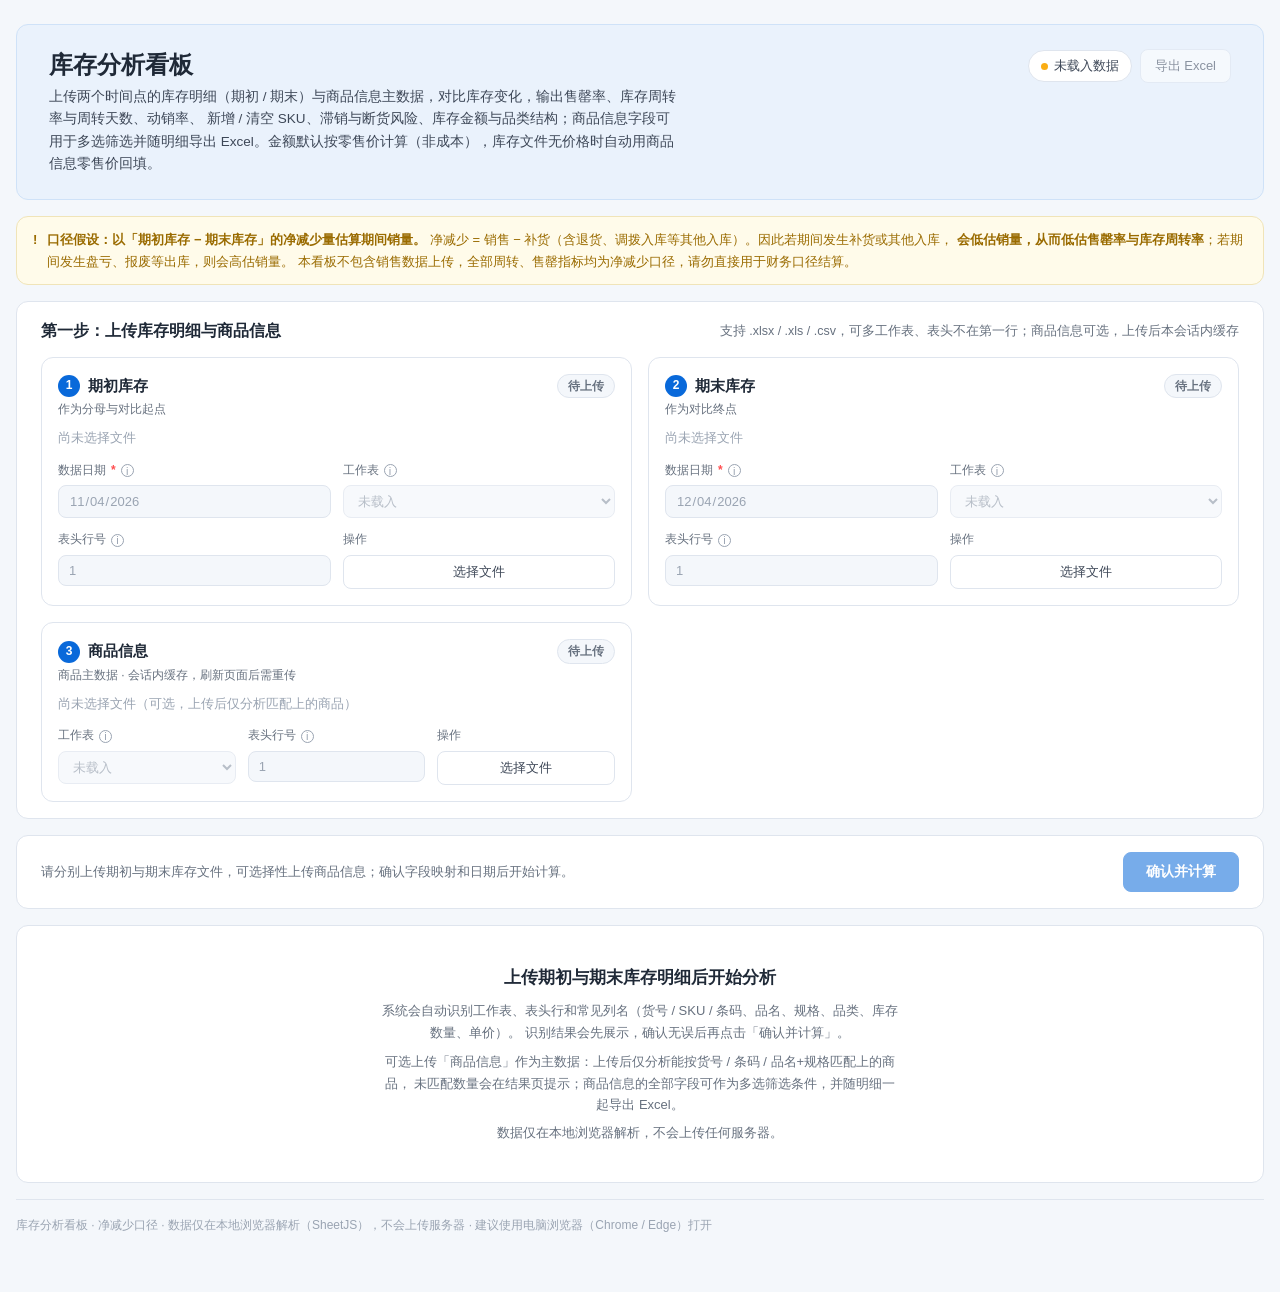
<file: 库存分析看板/库存分析看板.html>
<!DOCTYPE html>
<html lang="zh-CN">
<head>
  <meta charset="UTF-8">
  <meta name="viewport" content="width=device-width, initial-scale=1.0">
  <meta name="color-scheme" content="light">
  <title>库存分析看板</title>
  <link rel="stylesheet" href="../theme.css">

  <style>
    /* 与「商品售罄预估看板 / 门店SKU库存水位线工具」保持一致的 Business Blue 配色 */
    :root {
      --page-bg: var(--surface);
      --page-surface: var(--tint);
      --page-surface-muted: var(--surface-muted);
      --page-text: var(--text);
      --page-text-secondary: var(--text-secondary);
      --page-text-muted: var(--text-muted);
      --page-text-disabled: var(--text-disabled);
      --page-border: var(--border);
      --page-brand: var(--accent);
      --page-brand-hover: var(--accent-hover);
      --page-brand-soft: var(--accent-soft);
      --page-brand-soft-strong: var(--accent-soft-strong);
      --page-brand-text: var(--accent-text);

      --bg: var(--surface);
      --bg2: var(--tint);
      --rule: var(--border);
      --ink: var(--text);
      --muted: var(--text-muted);

      --info-soft: var(--accent-soft);
      --success-soft: var(--positive-soft);

      --space-1: 4px; --space-2: 8px; --space-3: 12px; --space-4: 16px; --space-5: 24px; --space-6: 32px;
      --radius-sm: 4px; --radius-md: 8px; --radius-lg: 12px; --radius-pill: 999px;
      --font-sans: -apple-system, 'Segoe UI', 'PingFang SC', 'Microsoft YaHei', 'Noto Sans CJK SC', 'Source Han Sans SC', sans-serif;
      --font-mono: 'SF Mono', Consolas, 'Courier New', monospace;
      --max: 1440px;
    }

    *, *::before, *::after { box-sizing: border-box; margin: 0; padding: 0; }
    html { font-size: 16px; }
    body {
      font-family: var(--font-sans);
      font-size: 14px;
      line-height: 1.65;
      color: var(--ink);
      background: var(--bg2);
      padding: 24px 0 56px;
      -webkit-font-smoothing: antialiased;
    }
    img { max-width: 100%; }
    button, input, select { font-family: inherit; }
    :focus-visible { outline: 2px solid var(--page-brand); outline-offset: 1px; }
    .page__content { width: calc(100% - 2rem); max-width: var(--max); margin: 0 auto; }

    /* === 页头 === */
    .report-intro { margin-bottom: var(--space-4); }
    .report-intro__surface {
      width: calc(100% - 2rem);
      max-width: var(--max);
      margin: 0 auto;
      background: var(--page-brand-soft);
      border: 1px solid var(--page-brand-soft-strong);
      border-radius: var(--radius-lg);
      padding: var(--space-5) var(--space-6);
      color: var(--page-brand-text);
    }
    .intro-grid { display: flex; align-items: flex-start; justify-content: space-between; gap: var(--space-5); flex-wrap: wrap; }
    .report-intro h1 { font-size: 24px; line-height: 1.3; color: var(--page-text); }
    .report-intro__summary { margin-top: 6px; max-width: 84ch; font-size: 13.5px; color: var(--page-text-secondary); }
    .intro-actions { display: flex; align-items: center; gap: var(--space-2); flex-wrap: wrap; }
    .badge-src {
      display: inline-flex; align-items: center; gap: 6px;
      font-size: 12.5px; padding: 5px 12px; border-radius: var(--radius-pill);
      background: #FFFFFF; border: 1px solid var(--page-border); color: var(--page-text-secondary);
      max-width: 460px;
    }
    .badge-src .dot { width: 7px; height: 7px; border-radius: 50%; background: var(--warning); flex: none; }
    .badge-src.is-real .dot { background: var(--positive); }
    .badge-src span { overflow: hidden; text-overflow: ellipsis; white-space: nowrap; }

    /* === 按钮 === */
    .btn {
      display: inline-flex; align-items: center; justify-content: center; gap: 6px;
      padding: 7px 14px; border-radius: var(--radius-md);
      border: 1px solid var(--page-border); background: #FFFFFF;
      color: var(--page-text-secondary); font-size: 13px; cursor: pointer; white-space: nowrap;
      transition: border-color .12s ease, color .12s ease, background .12s ease;
    }
    .btn:hover { border-color: var(--page-brand); color: var(--page-brand); }
    .btn:disabled { opacity: .55; cursor: not-allowed; }
    .btn-primary { background: var(--page-brand); border-color: var(--page-brand); color: #fff; font-weight: 600; }
    .btn-primary:hover { background: var(--page-brand-hover); border-color: var(--page-brand-hover); color: #fff; }
    .btn-lg { padding: 10px 22px; font-size: 14px; }

    /* === 提示条 === */
    .banner {
      display: flex; align-items: flex-start; gap: 10px;
      background: var(--warning-soft); border: 1px solid #F0E4B8;
      border-radius: var(--radius-lg); padding: 12px 16px;
      font-size: 13px; color: #9A6B00; margin-bottom: var(--space-4);
    }
    .banner.error { background: var(--danger-soft); border-color: #FFD1D1; color: #C53030; }
    .banner.info { background: var(--info-soft); border-color: var(--page-brand-soft-strong); color: var(--page-brand-text); }
    .banner[hidden] { display: none; }
    .banner b { font-weight: 700; }
    .banner .icon { flex: none; font-weight: 700; }

    /* === 面板 === */
    .panel {
      background: var(--bg); border: 1px solid var(--page-border);
      border-radius: var(--radius-lg); padding: var(--space-4) var(--space-5);
      margin-bottom: var(--space-4);
    }
    .panel-head {
      display: flex; align-items: center; justify-content: space-between;
      gap: var(--space-3); flex-wrap: wrap; margin-bottom: var(--space-3);
    }
    .panel-head h2 { font-size: 16px; font-weight: 600; color: var(--page-text); display: flex; align-items: center; gap: 8px; flex-wrap: wrap; }
    .head-note { font-size: 12.5px; color: var(--page-text-muted); }
    .head-note b { color: var(--page-text-secondary); font-weight: 600; }

    /* === 文件上传卡 === */
    .file-grid { display: grid; grid-template-columns: repeat(3, minmax(0, 1fr)); gap: var(--space-4); }
    .file-card {
      border: 1px solid var(--page-border); border-radius: var(--radius-lg);
      background: #FFFFFF; padding: var(--space-4); min-width: 0;
    }
    .file-card.is-loaded { border-color: var(--page-brand-soft-strong); }
    .file-head { display: flex; align-items: flex-start; justify-content: space-between; gap: var(--space-3); flex-wrap: wrap; }
    .file-title { display: flex; align-items: center; gap: 8px; font-size: 15px; font-weight: 700; color: var(--page-text); }
    .file-title .step {
      display: inline-flex; align-items: center; justify-content: center;
      width: 22px; height: 22px; border-radius: 50%;
      background: var(--page-brand); color: #fff; font-size: 12px; font-weight: 700; flex: none;
    }
    .file-sub { margin-top: 2px; font-size: 12px; color: var(--page-text-muted); }
    .file-status {
      display: inline-flex; align-items: center; gap: 5px; padding: 2px 10px;
      border-radius: var(--radius-pill); font-size: 11.5px; font-weight: 600;
      background: var(--page-surface); border: 1px solid var(--page-border); color: var(--page-text-muted);
      white-space: nowrap;
    }
    .file-status.ok { background: var(--success-soft); border-color: #CBEABF; color: #2F7A12; }
    .file-name { margin-top: 8px; font-size: 12.5px; color: var(--page-text-secondary); word-break: break-all; }
    .file-name .empty { color: var(--page-text-disabled); }
    .file-controls {
      margin-top: var(--space-3); display: grid; grid-template-columns: 1fr 1fr; gap: var(--space-3);
    }
    .f-label { display: flex; align-items: center; gap: 5px; font-size: 12px; color: var(--page-text-muted); margin-bottom: 5px; }
    .f-label .req { color: var(--danger); font-weight: 700; }
    .f-label .hint {
      cursor: help; color: var(--page-text-disabled); font-size: 11px;
      border: 1px solid var(--page-text-disabled); border-radius: 50%;
      width: 13px; height: 13px; display: inline-flex; align-items: center; justify-content: center; flex: none;
    }
    select.f-select, input.f-input {
      width: 100%; padding: 7px 10px; border: 1px solid var(--page-border);
      border-radius: var(--radius-md); font-size: 13px; background: #FFFFFF; color: var(--ink);
    }
    select.f-select:disabled, input.f-input:disabled { background: var(--page-surface); color: var(--page-text-disabled); }
    .map-grid { margin-top: var(--space-3); display: grid; grid-template-columns: 1fr 1fr; gap: var(--space-2) var(--space-3); }
    .map-item { min-width: 0; }
    .map-item .f-label { margin-bottom: 3px; }
    .map-item select { padding: 6px 8px; font-size: 12.5px; }
    .map-warn { margin-top: var(--space-3); font-size: 12px; color: #C53030; background: var(--danger-soft); border: 1px solid #FFD1D1; border-radius: var(--radius-md); padding: 6px 10px; }
    .card-meta { margin-top: var(--space-3); display: flex; flex-wrap: wrap; gap: 6px 14px; font-size: 12px; color: var(--page-text-muted); }
    .card-meta b { color: var(--page-text-secondary); font-variant-numeric: tabular-nums; }
    .preview-wrap { margin-top: var(--space-3); border: 1px solid var(--rule); border-radius: var(--radius-md); overflow: auto; max-height: 176px; }
    table.mini-table { width: 100%; border-collapse: collapse; font-size: 12px; min-width: 460px; }
    table.mini-table th { position: sticky; top: 0; background: var(--page-surface); color: var(--page-text-secondary); font-weight: 600; text-align: left; padding: 6px 8px; border-bottom: 1px solid var(--page-border); white-space: nowrap; }
    table.mini-table td { padding: 5px 8px; border-bottom: 1px solid var(--rule); color: var(--page-text); white-space: nowrap; max-width: 200px; overflow: hidden; text-overflow: ellipsis; }
    table.mini-table tr:last-child td { border-bottom: none; }

    /* === 计算条 === */
    .calc-bar {
      display: flex; align-items: center; justify-content: space-between; gap: var(--space-4);
      background: var(--bg); border: 1px solid var(--page-border); border-radius: var(--radius-lg);
      padding: var(--space-4) var(--space-5); margin-bottom: var(--space-4); flex-wrap: wrap;
    }
    .calc-tip { font-size: 12.5px; color: var(--page-text-muted); }
    .calc-tip b { color: var(--page-text-secondary); }

    /* === KPI 卡片 === */
    .kpi-grid { display: grid; grid-template-columns: repeat(auto-fit, minmax(184px, 1fr)); gap: var(--space-3); margin-bottom: var(--space-4); }
    .kpi { background: var(--bg); border: 1px solid var(--page-border); border-radius: var(--radius-lg); padding: 13px 16px; min-width: 0; }
    .kpi-label { font-size: 12px; color: var(--page-text-muted); white-space: nowrap; overflow: hidden; text-overflow: ellipsis; }
    .kpi-value {
      margin-top: 3px; font-size: 21px; font-weight: 700; color: var(--page-text);
      font-variant-numeric: tabular-nums; overflow: hidden; text-overflow: ellipsis; white-space: nowrap;
    }
    .kpi-value.small { font-size: 15.5px; }
    .kpi-value em { font-style: normal; font-size: 12px; font-weight: 500; color: var(--page-text-muted); }
    .kpi-sub { margin-top: 2px; font-size: 12px; color: var(--page-text-muted); overflow: hidden; text-overflow: ellipsis; white-space: nowrap; }
    .kpi.is-danger .kpi-value { color: #C53030; }
    .kpi.is-warn .kpi-value { color: #9A6B00; }
    .kpi.is-good .kpi-value { color: #2F7A12; }

    /* === 图表 === */
    .chart-grid { display: grid; grid-template-columns: 1fr 1fr; gap: var(--space-4); margin-bottom: var(--space-4); }
    .chart-box {
      background: var(--bg); border: 1px solid var(--page-border); border-radius: var(--radius-lg);
      padding: var(--space-4); min-width: 0;
    }
    .chart-box h3 { font-size: 14px; font-weight: 600; color: var(--page-text); display: flex; align-items: center; gap: 6px; }
    .chart-box .chart-sub { margin-top: 2px; font-size: 12px; color: var(--page-text-muted); }
    .chart-canvas { width: 100%; height: 300px; margin-top: 8px; }
    .chart-fallback { padding: 24px 0; text-align: center; font-size: 13px; color: var(--page-text-muted); }

    /* === 筛选器 === */
    .filter-row { display: grid; grid-template-columns: minmax(140px, 1fr) minmax(120px, 1fr) minmax(120px, 1fr) minmax(180px, 1.6fr); gap: var(--space-3); }
    .filter-row + .filter-row { margin-top: var(--space-3); }
    .filter-inline { display: flex; align-items: center; gap: 8px; flex-wrap: wrap; font-size: 12.5px; color: var(--page-text-muted); }
    .filter-inline input.f-input { width: 84px; }
    .filter-inline .f-select { width: 130px; }
    .filter-tip { align-self: end; font-size: 12.5px; color: var(--page-text-muted); padding-bottom: 8px; }

    /* === 表格 === */
    .table-scroll { border: 1px solid var(--page-border); border-radius: var(--radius-md); overflow: auto; }
    table.data-table { width: 100%; border-collapse: separate; border-spacing: 0; font-size: 12.5px; min-width: 1280px; }
    table.data-table thead th {
      position: sticky; top: 0; z-index: 5;
      background: var(--page-surface); border-bottom: 1px solid var(--page-border);
      font-weight: 600; font-size: 12px; color: var(--page-text-secondary);
      padding: 8px 10px; white-space: nowrap; text-align: right;
    }
    table.data-table thead th.td-info { text-align: left; }
    table.data-table thead th.sortable { cursor: pointer; user-select: none; }
    table.data-table thead th.sortable:hover { color: var(--page-brand); }
    table.data-table thead th .arrow { font-size: 10px; color: var(--page-text-disabled); margin-left: 2px; }
    table.data-table thead th.is-sorted .arrow { color: var(--page-brand); }
    table.data-table td {
      padding: 7px 10px; border-bottom: 1px solid var(--rule);
      white-space: nowrap; text-align: right; font-variant-numeric: tabular-nums; color: var(--page-text);
    }
    table.data-table td.td-info { text-align: left; }
    table.data-table tbody tr:last-child td { border-bottom: none; }
    table.data-table tbody tr:hover td { background: var(--page-surface); }
    .td-product { min-width: 200px; max-width: 300px; white-space: normal !important; }
    .td-product .p-name { font-weight: 500; line-height: 1.45; }
    .td-product .p-sub { font-size: 11px; color: var(--page-text-muted); line-height: 1.35; }
    .zero { color: var(--page-text-muted); }
    .pos { color: #2F7A12; }
    .neg { color: #C53030; }
    .tag {
      display: inline-flex; align-items: center; gap: 4px; padding: 1px 8px;
      border-radius: var(--radius-pill); font-size: 11px; font-weight: 500;
      border: 1px solid; white-space: nowrap;
    }
    .tag-info { color: var(--page-brand-text); background: var(--info-soft); border-color: var(--page-brand-soft-strong); }
    .tag-warn { color: #9A6B00; background: var(--warning-soft); border-color: #F0E4B8; }
    .tag-danger { color: #C53030; background: var(--danger-soft); border-color: #FFD1D1; }
    .tag-neutral { color: var(--page-text-secondary); background: var(--page-surface); border-color: var(--page-border); }
    .tag-good { color: #2F7A12; background: var(--success-soft); border-color: #CBEABF; }
    .table-footnote { margin-top: 10px; font-size: 12px; color: var(--page-text-muted); line-height: 1.7; }

    /* === 口径说明 === */
    details.notes {
      background: var(--bg); border: 1px solid var(--page-border);
      border-radius: var(--radius-lg); margin-bottom: var(--space-4); overflow: hidden;
    }
    details.notes summary {
      cursor: pointer; padding: 13px 20px; font-weight: 600; font-size: 14px;
      color: var(--page-text); list-style: none;
      display: flex; align-items: center; justify-content: space-between; gap: 8px;
    }
    details.notes summary::-webkit-details-marker { display: none; }
    details.notes summary .chev { transition: transform .15s ease; color: var(--page-text-muted); font-size: 12px; }
    details.notes[open] summary .chev { transform: rotate(180deg); }
    details.notes[open] summary { border-bottom: 1px solid var(--page-border); }
    .notes-body { padding: 14px 20px 18px; font-size: 13px; color: var(--page-text-secondary); line-height: 1.75; }
    .notes-body h4 { font-size: 13px; font-weight: 600; color: var(--page-text); margin: 14px 0 4px; }
    .notes-body h4:first-child { margin-top: 0; }
    .notes-body ul { padding-left: 18px; }
    .notes-body li { margin: 3px 0; }
    .notes-body .formula { font-family: var(--font-mono); font-size: 12.5px; color: var(--page-text); }
    .notes-body .warn-line { color: #9A6B00; }

    footer { border-top: 1px solid var(--page-border); padding-top: var(--space-4); margin-top: var(--space-4); }
    footer .gen-note { font-size: 12px; color: var(--page-text-disabled); }

    [hidden] { display: none !important; }

    /* === 商品信息筛选 === */
    .master-filter-wrap { border-top: 1px dashed var(--page-border); margin-top: var(--space-3); padding-top: var(--space-3); }
    .master-filter-head { display: flex; align-items: center; justify-content: space-between; gap: var(--space-3); flex-wrap: wrap; }
    .mf-title { font-size: 13px; font-weight: 600; color: var(--page-text); display: flex; align-items: baseline; gap: 8px; flex-wrap: wrap; }
    .mf-hint { font-size: 11.5px; font-weight: 400; color: var(--page-text-muted); }
    .mf-actions { display: flex; gap: 8px; }
    .btn-sm { padding: 4px 10px; font-size: 12px; border-radius: var(--radius-sm); }
    .master-filter-grid { margin-top: var(--space-2); display: grid; grid-template-columns: repeat(auto-fill, minmax(190px, 1fr)); gap: var(--space-2); }
    .ms { position: relative; min-width: 0; }
    .ms[hidden] { display: none; }
    .ms-toggle {
      width: 100%; display: flex; align-items: center; justify-content: space-between; gap: 6px;
      padding: 6px 10px; border: 1px solid var(--page-border); border-radius: var(--radius-md);
      background: #FFFFFF; font-size: 12.5px; color: var(--page-text-secondary); cursor: pointer; text-align: left;
    }
    .ms-toggle:hover { border-color: var(--page-brand); }
    .ms.open .ms-toggle { border-color: var(--page-brand); color: var(--page-brand); }
    .ms-name { font-weight: 500; overflow: hidden; text-overflow: ellipsis; white-space: nowrap; }
    .ms-count { margin-left: auto; font-size: 11px; color: var(--page-text-muted); white-space: nowrap; }
    .ms.open .ms-count { color: var(--page-brand); }
    .ms-panel {
      position: absolute; z-index: 40; top: calc(100% + 4px); left: 0; width: 260px;
      background: #FFFFFF; border: 1px solid var(--page-border); border-radius: var(--radius-md);
      box-shadow: 0 8px 24px rgba(31, 41, 55, .14); padding: 8px; display: none;
    }
    .ms.open .ms-panel { display: block; }
    .ms-search { width: 100%; padding: 5px 8px; border: 1px solid var(--page-border); border-radius: var(--radius-sm); font-size: 12px; }
    .ms-options { max-height: 232px; overflow: auto; margin: 6px 0; }
    .ms-opt { display: flex; align-items: center; gap: 6px; padding: 4px 6px; border-radius: var(--radius-sm); font-size: 12.5px; color: var(--page-text); cursor: pointer; }
    .ms-opt:hover { background: var(--page-surface); }
    .ms-opt input { flex: none; }
    .ms-opt span { overflow: hidden; text-overflow: ellipsis; white-space: nowrap; }
    .ms-opt em { margin-left: auto; font-style: normal; font-size: 11px; color: var(--page-text-disabled); flex: none; }
    .ms-empty { padding: 8px 6px; font-size: 12px; color: var(--page-text-muted); text-align: center; }
    .ms-actions { display: flex; justify-content: space-between; gap: 8px; border-top: 1px solid var(--rule); padding-top: 6px; }
    .ms-actions button {
      padding: 3px 10px; border: 1px solid var(--page-border); background: #FFFFFF;
      border-radius: var(--radius-sm); font-size: 12px; color: var(--page-text-secondary); cursor: pointer;
    }
    .ms-actions button:hover { border-color: var(--page-brand); color: var(--page-brand); }
    .match-banner {
      display: flex; align-items: flex-start; gap: 10px; margin-bottom: var(--space-4);
      background: var(--info-soft); border: 1px solid var(--page-brand-soft-strong);
      border-radius: var(--radius-lg); padding: 10px 16px; font-size: 12.5px; color: var(--page-brand-text);
    }
    .match-banner.warn { background: var(--warning-soft); border-color: #F0E4B8; color: #9A6B00; }
    .match-banner b { font-weight: 700; }
    .match-banner .icon { flex: none; font-weight: 700; }

    /* === 响应式 === */
    @media (max-width: 1400px) { .file-grid { grid-template-columns: 1fr 1fr; } }
    @media (max-width: 1240px) { .kpi-grid { grid-template-columns: repeat(3, 1fr); } }
    @media (max-width: 1024px) {
      .file-grid { grid-template-columns: 1fr; }
      .chart-grid { grid-template-columns: 1fr; }
      .filter-row { grid-template-columns: 1fr 1fr; }
      .filter-tip { display: none; }
    }
    @media (max-width: 768px) {
      body { padding: 12px 0 32px; }
      .report-intro__surface { padding: var(--space-5); }
      .kpi-grid { grid-template-columns: repeat(2, 1fr); }
      .file-controls, .map-grid { grid-template-columns: 1fr; }
      .filter-row { grid-template-columns: 1fr; }
    }
    @media (max-width: 520px) { .kpi-grid { grid-template-columns: 1fr; } }
  </style>
</head>
<body>
  <article class="page">
    <header class="report-intro">
      <div class="report-intro__surface">
        <div class="intro-grid">
          <div>
            <h1>库存分析看板</h1>
            <p class="report-intro__summary">
              上传两个时间点的库存明细（期初 / 期末）与商品信息主数据，对比库存变化，输出售罄率、库存周转率与周转天数、动销率、
              新增 / 清空 SKU、滞销与断货风险、库存金额与品类结构；商品信息字段可用于多选筛选并随明细导出 Excel。金额默认按零售价计算（非成本），库存文件无价格时自动用商品信息零售价回填。
            </p>
          </div>
          <div class="intro-actions">
            <span class="badge-src" id="dataSourceBadge" title=""><span class="dot"></span><span id="dataSourceText">未载入数据</span></span>
            <button class="btn" id="btnExport" type="button" disabled title="完成计算后可导出">导出 Excel</button>
          </div>
        </div>
      </div>
    </header>

    <div class="page__content">
      <main>
        <!-- 口径假设：始终显示 -->
        <div class="banner" id="assumptionBanner">
          <span class="icon">!</span>
          <div>
            <b>口径假设：以「期初库存 − 期末库存」的净减少量估算期间销量。</b>
            净减少 = 销售 − 补货（含退货、调拨入库等其他入库）。因此若期间发生补货或其他入库，
            <b>会低估销量，从而低估售罄率与库存周转率</b>；若期间发生盘亏、报废等出库，则会高估销量。
            本看板不包含销售数据上传，全部周转、售罄指标均为净减少口径，请勿直接用于财务口径结算。
          </div>
        </div>

        <div class="banner error" id="errorBanner" hidden></div>

        <!-- 文件上传 -->
        <section class="panel" aria-label="上传期初、期末库存与商品信息文件">
          <div class="panel-head">
            <h2>第一步：上传库存明细与商品信息</h2>
            <div class="head-note">支持 .xlsx / .xls / .csv，可多工作表、表头不在第一行；商品信息可选，上传后本会话内缓存</div>
          </div>
          <div class="file-grid" id="filesGrid"></div>
          <input type="file" id="fileBegin" accept=".xlsx,.xls,.csv" hidden>
          <input type="file" id="fileEnd" accept=".xlsx,.xls,.csv" hidden>
          <input type="file" id="fileMaster" accept=".xlsx,.xls,.csv" hidden>
        </section>

        <!-- 计算 -->
        <section class="calc-bar" id="calcBar">
          <div class="calc-tip" id="calcTip">请分别上传期初与期末库存文件，确认字段映射和日期后开始计算。</div>
          <button class="btn btn-primary btn-lg" id="btnCalc" type="button" disabled>确认并计算</button>
        </section>

        <!-- 结果 -->
        <section id="resultRoot" hidden>
          <div class="match-banner" id="matchBanner"></div>
          <section class="kpi-grid" id="kpiGrid" aria-label="核心指标卡片"></section>

          <div class="chart-grid" id="chartGrid">
            <div class="chart-box">
              <h3>期末库存结构</h3>
              <div class="chart-sub" id="chart1Sub">按品类的库存金额占比</div>
              <div class="chart-canvas" id="chart1"></div>
            </div>
            <div class="chart-box">
              <h3>期初 vs 期末库存</h3>
              <div class="chart-sub">按品类的库存数量对比</div>
              <div class="chart-canvas" id="chart2"></div>
            </div>
            <div class="chart-box">
              <h3>售罄率与周转天数</h3>
              <div class="chart-sub">售罄率（柱）与周转天数（线）按品类</div>
              <div class="chart-canvas" id="chart3"></div>
            </div>
            <div class="chart-box">
              <h3>库存变化拆解</h3>
              <div class="chart-sub">期初 − 净减少 + 净增加 = 期末（仅两个时点，非连续趋势）</div>
              <div class="chart-canvas" id="chart4"></div>
            </div>
          </div>

          <!-- 品类汇总 -->
          <section class="panel">
            <div class="panel-head">
              <h2>品类汇总</h2>
              <div class="head-note" id="categoryMeta">—</div>
            </div>
            <div class="table-scroll">
              <table class="data-table" id="categoryTable" style="min-width:1100px;"></table>
            </div>
            <div class="table-footnote">整体售罄率 / 周转率按品类汇总口径计算（汇总净减少 ÷ 汇总期初库存、汇总平均库存），不是 SKU 指标的简单平均。</div>
          </section>

          <!-- SKU 明细 -->
          <section class="panel">
            <div class="panel-head">
              <h2>SKU 明细</h2>
              <div class="head-note" id="detailMeta">—</div>
            </div>
            <div class="master-filter-wrap" id="masterFilterWrap" hidden>
              <div class="master-filter-head">
                <div class="mf-title">商品信息筛选<span class="mf-hint">同一字段内多选为 OR，不同字段与现有筛选为 AND</span></div>
                <div class="mf-actions">
                  <button class="btn btn-sm" id="btnMoreMasterFilters" type="button" hidden>更多筛选项</button>
                  <button class="btn btn-sm" id="btnClearMasterFilters" type="button">清空商品筛选</button>
                </div>
              </div>
              <div class="master-filter-grid" id="masterFilterGrid"></div>
            </div>
            <div class="filter-row">
              <div>
                <div class="f-label">品类</div>
                <select class="f-select" id="filterCategory"></select>
              </div>
              <div>
                <div class="f-label">库存状态</div>
                <select class="f-select" id="filterStatus">
                  <option>全部</option><option>正常</option><option>新增</option><option>清空</option>
                </select>
              </div>
              <div>
                <div class="f-label">风险类型</div>
                <select class="f-select" id="filterRisk">
                  <option>全部</option><option>断货风险</option><option>滞销</option><option>无风险</option>
                </select>
              </div>
              <div>
                <div class="f-label">搜索 SKU / 品名 / 规格</div>
                <input class="f-input" id="filterSearch" type="search" placeholder="输入关键字过滤">
              </div>
            </div>
            <div class="filter-row" style="grid-template-columns:1fr;">
              <div class="filter-inline">
                <span>库存天数阈值：</span>
                <span>滞销 &gt;</span>
                <input class="f-input" id="slowDaysInput" type="number" min="0" step="5" value="90" title="期末库存按净减少速度可卖天数超过该值，判定为滞销">
                <span>天</span>
                <span style="margin-left:8px;">断货 &lt;</span>
                <input class="f-input" id="stockoutDaysInput" type="number" min="0" step="1" value="14" title="期末库存按净减少速度可卖天数低于该值且仍有期末库存，判定为断货风险">
                <span>天</span>
                <span class="hint" title="净减少 ≤ 0（期间无动销）且期末仍有库存，直接判定为滞销">i</span>
                <span style="margin-left:12px;color:var(--page-text-disabled);">修改阈值后自动重新计算风险分类</span>
              </div>
            </div>
            <div class="table-scroll" style="margin-top:12px;">
              <table class="data-table" id="detailTable"></table>
            </div>
            <div class="table-footnote" id="detailFootnote">—</div>
          </section>

          <!-- 口径说明 -->
          <details class="notes" open>
            <summary>计算口径与指标说明<span class="chev">▼</span></summary>
            <div class="notes-body">
              <h4>核心假设（务必先读）</h4>
              <ul>
                <li><span class="formula">估算销量 = 期初库存 − 期末库存</span>（SKU 层取 max(0, 差值) 用于售罄率；整体 / 品类用汇总净减少，可能为负，表示净入库）。</li>
                <li>净减少同时包含销售、退货、补货、调拨、报废等所有出入库影响，<span class="warn-line">有补货时会低估销量与周转、售罄指标</span>。</li>
                <li>两个时点之间只有首尾快照，无法还原中间过程；周转指标是「期间平均库存」近似，不是财务明细账口径。</li>
              </ul>
              <h4>售罄率（SKU / 品类 / 整体）</h4>
              <ul>
                <li><span class="formula">售罄率 = 净减少量 ÷ 期初库存</span></li>
                <li>SKU：期初库存为 0 时不计算（显示 —）；品类 / 整体：Σ净减少 ÷ Σ期初库存，新增 SKU 会拉低整体售罄率。</li>
                <li>售罄率为 100% 表示期初库存全部减少，不等于全部卖出（可能含报废、调拨）。</li>
              </ul>
              <h4>库存周转率与周转天数</h4>
              <ul>
                <li><span class="formula">平均库存 = (期初库存 + 期末库存) ÷ 2</span></li>
                <li><span class="formula">周转率 = 净减少量 ÷ 平均库存</span>（净减少 ≤ 0 时不计算）</li>
                <li><span class="formula">周转天数 = 期间天数 ÷ 周转率 = 平均库存 × 期间天数 ÷ 净减少量</span>，期间天数 = 期末日期 − 期初日期。</li>
              </ul>
              <h4>动销率</h4>
              <ul>
                <li><span class="formula">动销率 = 净减少 &gt; 0 的 SKU 数 ÷ 期初库存 &gt; 0 的 SKU 数</span></li>
                <li>净减少 ≤ 0（含无变化与净增加）均视为未动销。</li>
              </ul>
              <h4>滞销与断货风险</h4>
              <ul>
                <li><span class="formula">库存天数 = 期末库存 × 期间天数 ÷ 净减少量</span>：按期间净减少速度，现有库存还能卖多少天。</li>
                <li>滞销：期末库存 &gt; 0，且（净减少 ≤ 0，或库存天数 &gt; 滞销阈值，默认 90 天）。</li>
                <li>断货风险：期初有库存但期末 ≤ 0；或仍有期末库存但库存天数 &lt; 断货阈值（默认 14 天）。</li>
                <li>阈值可在明细筛选区调整，修改后风险分类与 KPI 同步刷新。</li>
              </ul>
              <h4>库存金额与结构</h4>
              <ul>
                <li><span class="formula">库存金额 = 库存数量 × 单价</span>；<b>默认按零售价口径计算，非成本</b>。期初、期末使用同一单价，金额变化只反映数量变化。</li>
                <li>单价来源优先级：① 库存文件自带的有效单价（&gt; 0，期末优先、缺失回退期初）；② 库存文件无有效价格时，自动回填商品信息的价格字段（默认优先零售价 / 吊牌价 / 售价，其次单价，最后才是成本 / 进价）。</li>
                <li>商品信息价格列会做清洗：去除「¥ / ￥ / 元 / RMB」、千分位、空格与全角数字；空值、<code>#N/A</code> 等无法解析的计为「价格缺失」，在结果页提示数量，其金额不计入合计。</li>
                <li>商品信息同时存在零售价与成本价时默认取零售价，可在上传卡手动切换；若切到成本价，页面与导出会标注为成本口径。</li>
                <li>未识别到任何有效价格时不展示金额类指标，结构图按库存数量展示；部分 SKU 缺价格时金额为已覆盖部分，KPI 与明细脚注会提示覆盖率和缺失数量。</li>
                <li>金额占比 = 某品类期末金额 ÷ 全部品类期末金额；清空 SKU 的期初金额计入「清空金额（售罄金额）」。</li>
              </ul>
              <h4>商品信息（商品主数据）</h4>
              <ul>
                <li>商品信息为可选文件，用于限定分析范围并补充运营字段；上传后在当前页面会话内缓存，切换模块或重新计算无需重传，刷新页面后需重新上传。</li>
                <li>匹配顺序：库存明细的货号 / SKU 先匹配商品信息的主键列（货号 / SKU / 商品编码），未命中再匹配条码，最后按「品名 + 规格」兜底；主键列可手动指定。</li>
                <li>启用商品信息后，<b>仅分析能匹配上的商品</b>；未匹配数量会在结果页顶部提示，并在导出 Excel 的「未匹配商品」工作表中列出，不会被静默丢弃。</li>
                <li>商品信息的主键、品名、规格、品类会覆盖库存明细对应字段，其余字段（条码、零售价、生产备注等）追加为明细列；全部字段均可作为多选筛选条件，与滞销 / 断货阈值、搜索等筛选为 AND 组合。</li>
                <li>不区分大小写与首尾空格；主数据内主键重复时保留首条并在上传卡提示。</li>
              </ul>
              <h4>商品匹配与字段识别</h4>
              <ul>
                <li>库存明细内部优先按 SKU / 货号 / 条码匹配；无该类字段时按「品名 + 规格」匹配。同一文件内重复商品自动累加数量。</li>
                <li>自动识别工作表与表头行（扫描前 20 行），列名支持常见别名模糊匹配；识别不准可在上传卡手动指定。</li>
                <li>品名自动省略「BLACK PAW / 黑爪」字样。</li>
              </ul>
            </div>
          </details>
        </section>

        <!-- 空状态 -->
        <section class="panel" id="emptyState">
          <div style="text-align:center;padding:22px 12px;">
            <h2 style="font-size:17px;color:var(--page-text);margin-bottom:8px;">上传期初与期末库存明细后开始分析</h2>
            <p style="font-size:13px;color:var(--page-text-muted);max-width:72ch;margin:0 auto 8px;">
              系统会自动识别工作表、表头行和常见列名（货号 / SKU / 条码、品名、规格、品类、库存数量、单价）。
              识别结果会先展示，确认无误后再点击「确认并计算」。
            </p>
            <p style="font-size:13px;color:var(--page-text-muted);max-width:72ch;margin:0 auto 8px;">
              可选上传「商品信息」作为主数据：上传后仅分析能按货号 / 条码 / 品名+规格匹配上的商品，
              未匹配数量会在结果页提示；商品信息的全部字段可作为多选筛选条件，并随明细一起导出 Excel。
            </p>
            <p style="font-size:12.5px;color:var(--page-text-muted);">数据仅在本地浏览器解析，不会上传任何服务器。</p>
          </div>
        </section>
      </main>

      <footer>
        <p class="gen-note">库存分析看板 · 净减少口径 · 数据仅在本地浏览器解析（SheetJS），不会上传服务器 · 建议使用电脑浏览器（Chrome / Edge）打开</p>
      </footer>
    </div>
  </article>

  <script src="./assets/xlsx.full.min.js"></script>
  <script src="./assets/echarts.min.js"></script>
  <script>
  (function () {
    'use strict';

    var PREVIEW_ROWS = 3;
    var TABLE_LIMIT = 300;
    var STORAGE_NOTE = '';

    /* ================= 字段定义 ================= */
    var FIELD_DEFS = [
      {
        key: 'sku', label: 'SKU / 货号 / 条码', required: false,
        hint: '两个文件之间用于匹配商品；缺失时按「品名 + 规格」匹配',
        aliases: ['sku', '货号', '商品编码', '商品编号', '产品编码', '款号', '编码', '条码', '69码', '规格编码', '商品条码', '条形码', '国际条码', '物料编码', '货品编码', '商品货号']
      },
      {
        key: 'name', label: '品名', required: false,
        hint: '商品名称，用于展示与无 SKU 时的匹配',
        aliases: ['品名', '商品名称', '产品名称', '名称', '商品', '产品名', '货品名称', '商品名']
      },
      {
        key: 'spec', label: '规格', required: false,
        hint: '净含量 / 型号 / 包装规格',
        aliases: ['规格', '净含量', '规格型号', '型号', '规格名称', '包装规格', '容量']
      },
      {
        key: 'category', label: '品类', required: false,
        hint: '分类 / 品类 / 类别，用于品类汇总与结构分析',
        aliases: ['分类', '品类', '类别', '商品分类', '产品分类', '商品类别', '产品类别', '大类', '系列']
      },
      {
        key: 'qty', label: '库存数量', required: true,
        hint: '该时点的库存件数（必填）',
        aliases: ['库存数量', '库存', '结存数量', '可用库存', '实物库存', '即时库存', '现存库存', '在库数量', '库存数', '期末库存', '期初库存', '库存件数', '库存总量', '数量']
      },
      {
        key: 'price', label: '单价', required: false,
        hint: '零售价 / 成本价，用于库存金额',
        aliases: ['单价', '零售价', '吊牌价', '成本价', '成本单价', '进货价', '采购价', '售价', '商品单价', '标准售价', '零售价格', '成本价格']
      },
      {
        key: 'amount', label: '库存金额（可选）', required: false,
        hint: '有金额无单价时，可用金额 ÷ 数量反推单价',
        aliases: ['库存金额', '存货金额', '金额', '总金额', '库存总额', '库存成本金额', '库存货值']
      }
    ];

    /* ================= 状态 ================= */
    var state = {
      files: {
        begin: createEmptyFile('begin'),
        end: createEmptyFile('end'),
        master: createEmptyFile('master')
      },
      result: null,
      filters: {
        category: '全部',
        status: '全部',
        risk: '全部',
        search: ''
      },
      masterFilters: {},
      showMoreMasterFilters: false,
      sort: { key: 'delta', dir: 'desc' },
      thresholds: { slow: 90, stockout: 14 }
    };

    var chartInstances = {};

    function createEmptyFile(kind) {
      return {
        kind: kind,
        fileName: '',
        fileSize: 0,
        sheets: [],
        sheetIndex: 0,
        headerRow: 0,
        headers: [],
        mapping: {},
        date: '',
        priceKind: 'auto',
        loaded: false
      };
    }

    /* ================= 通用工具 ================= */
    function $(id) { return document.getElementById(id); }
    function escapeHtml(s) {
      return String(s == null ? '' : s).replace(/[&<>"']/g, function (c) {
        return { '&': '&amp;', '<': '&lt;', '>': '&gt;', '"': '&quot;', "'": '&#39;' }[c];
      });
    }
    function fmtInt(n) {
      if (n === null || n === undefined || !isFinite(n)) return '—';
      return Number(n).toLocaleString('zh-CN', { maximumFractionDigits: 0 });
    }
    function fmtNum(n, digits) {
      if (n === null || n === undefined || !isFinite(n)) return '—';
      return Number(n).toLocaleString('zh-CN', { minimumFractionDigits: digits || 0, maximumFractionDigits: digits == null ? 2 : digits });
    }
    function fmtMoney(n) {
      if (n === null || n === undefined || !isFinite(n)) return '—';
      return '¥' + Number(n).toLocaleString('zh-CN', { minimumFractionDigits: 2, maximumFractionDigits: 2 });
    }
    function fmtPct(v) {
      if (v === null || v === undefined || !isFinite(v)) return '—';
      return (v * 100).toFixed(1) + '%';
    }
    function fmtDays(v) {
      if (v === null || v === undefined) return '—';
      if (v === Infinity) return '∞';
      if (!isFinite(v)) return '—';
      return Number(v).toFixed(0);
    }
    function fmtDateTime() {
      var d = new Date();
      function p(n) { return String(n).padStart(2, '0'); }
      return d.getFullYear() + '-' + p(d.getMonth() + 1) + '-' + p(d.getDate()) + ' ' + p(d.getHours()) + ':' + p(d.getMinutes());
    }
    function cleanProductName(name) {
      return String(name || '')
        .replace(/BLACK\s*PAW/gi, '')
        .replace(/黑爪/g, '')
        .replace(/\s{2,}/g, ' ')
        .replace(/^[\s\-—·、,，]+|[\s\-—·、,，]+$/g, '')
        .trim();
    }
    function parseNum(v) {
      if (v === null || v === undefined || v === '') return null;
      if (typeof v === 'number') return isFinite(v) ? v : null;
      var m = String(v).replace(/,/g, '').replace(/[¥￥元]/g, '').trim().match(/-?\d+(?:\.\d+)?/);
      if (!m) return null;
      return Number(m[0]);
    }
    /* 价格清洗：兼容文本、货币符号、千分位、全角数字、空格；#N/A、空值返回 null */
    function parseMoney(v) {
      if (v === null || v === undefined) return null;
      if (typeof v === 'number') return isFinite(v) ? v : null;
      var s = String(v);
      if (typeof v === 'object') return null;
      var compact = s.replace(/[\s\u00A0\u3000]/g, '');
      if (!compact || /^(#|n\/?a|null|nan|undefined|--?|—+)/i.test(compact)) return null;
      s = compact
        .replace(/[０-９]/g, function (ch) { return String.fromCharCode(ch.charCodeAt(0) - 0xFEE0); })
        .replace(/[．]/g, '.')
        .replace(/[,，]/g, '')
        .replace(/(RMB|CNY)/gi, '')
        .replace(/[¥￥$元圆]/g, '');
      var m = s.match(/-?\d+(?:\.\d+)?/);
      if (!m) return null;
      var n = Number(m[0]);
      if (!isFinite(n) || n < 0) return null;
      return n;
    }
    function validPrice(n) {
      return n != null && isFinite(n) && n > 0;
    }
    function isCostHeader(h) {
      return /成本|进价|进货|采购/.test(normHeader(h));
    }
    function isRetailHeader(h) {
      return /零售|吊牌|指导价|售价/.test(normHeader(h)) && !isCostHeader(h);
    }
    /* 商品信息价格列优选：零售/吊牌/售价 > 单价/会员价 > 成本/进价/采购 */
    function pickMasterPriceIndex(headers) {
      var best = -1, bestRank = 99;
      (headers || []).forEach(function (h, i) {
        if (!h) return;
        var nh = normHeader(h);
        var rank = 99;
        if (isCostHeader(h)) rank = 3;
        else if (isRetailHeader(h)) rank = 1;
        else if (/单价|价格|会员价/.test(nh)) rank = 2;
        if (rank < bestRank) { bestRank = rank; best = i; }
      });
      return bestRank < 99 ? best : -1;
    }
    function cellText(v) {
      if (v === null || v === undefined) return '';
      if (v instanceof Date) return v.toISOString().slice(0, 10);
      return String(v).trim();
    }
    function normHeader(s) {
      return String(s == null ? '' : s)
        .replace(/\s+/g, '')
        .replace(/[（(].*?[)）]/g, '')
        .replace(/[：:*＊]/g, '')
        .toLowerCase();
    }
    function normKey(s) {
      return String(s == null ? '' : s).replace(/\s+/g, '').replace(/[，,]/g, '').toLowerCase();
    }
    function colLetter(idx) {
      var s = '';
      var n = idx + 1;
      while (n > 0) {
        var m = (n - 1) % 26;
        s = String.fromCharCode(65 + m) + s;
        n = Math.floor((n - 1) / 26);
      }
      return s;
    }
    function todayInput(offsetDays) {
      var d = new Date();
      d.setDate(d.getDate() + (offsetDays || 0));
      var p = function (n) { return String(n).padStart(2, '0'); };
      return d.getFullYear() + '-' + p(d.getMonth() + 1) + '-' + p(d.getDate());
    }
    function dateToDays(text) {
      if (!text) return null;
      var m = String(text).match(/^(\d{4})-(\d{2})-(\d{2})$/);
      if (!m) return null;
      var d = Date.UTC(Number(m[1]), Number(m[2]) - 1, Number(m[3]));
      return isFinite(d) ? d : null;
    }
    function periodDaysBetween(begin, end) {
      var a = dateToDays(begin), b = dateToDays(end);
      if (a === null || b === null) return null;
      return Math.round((b - a) / 86400000);
    }

    /* ================= 列名模糊匹配 ================= */
    function mapColumns(headers) {
      var map = {};
      var used = {};
      FIELD_DEFS.forEach(function (f) { map[f.key] = -1; });

      function tryMatch(f, exact) {
        for (var a = 0; a < f.aliases.length; a++) {
          var na = normHeader(f.aliases[a]);
          if (!na) continue;
          for (var i = 0; i < headers.length; i++) {
            if (used[i]) continue;
            var h = normHeader(headers[i]);
            if (!h) continue;
            var hit = exact ? (h === na) : (h.indexOf(na) >= 0 || (h.length >= 2 && na.indexOf(h) >= 0));
            if (!hit) continue;
            if (exact && f.key === 'qty' && /(金额|单价|售价|占比|天数|周转)/.test(h)) continue;
            if (!exact && f.key === 'qty' && /(金额|单价|售价|占比|天数|周转)/.test(h)) continue;
            if (!exact && f.key === 'price' && /(金额|总额)/.test(h)) continue;
            map[f.key] = i;
            used[i] = 1;
            return true;
          }
        }
        return false;
      }

      FIELD_DEFS.forEach(function (f) { tryMatch(f, true); });
      FIELD_DEFS.forEach(function (f) {
        if (map[f.key] >= 0) return;
        tryMatch(f, false);
      });
      return map;
    }

    function detectHeader(rows, isMaster) {
      var best = { row: 0, headers: [], mapping: {}, score: -999 };
      var max = Math.min(20, rows.length);
      for (var i = 0; i < max; i++) {
        var row = rows[i] || [];
        var headers = row.map(cellText);
        var nonEmpty = headers.filter(function (h) { return h !== ''; }).length;
        if (nonEmpty < 2) continue;
        var mapping = mapColumns(headers);
        var score = 0;
        FIELD_DEFS.forEach(function (f) {
          if (mapping[f.key] >= 0) {
            score += (f.key === 'sku' ? (isMaster ? 4 : 2) : (f.key === 'qty' ? 4 : 1));
          }
        });
        if (isMaster) {
          if (mapping.sku < 0) score -= 3;
        } else {
          if (mapping.qty < 0) score -= 3;
          if (mapping.sku < 0 && mapping.name < 0) score -= 3;
        }
        if (score > best.score) best = { row: i, headers: headers, mapping: mapping, score: score };
      }
      return best;
    }

    function detectSheet(sheets, isMaster) {
      var best = { index: 0, header: null, score: -Infinity };
      sheets.forEach(function (sheet, idx) {
        if (!sheet.rows || sheet.rows.length < 2) return;
        var header = detectHeader(sheet.rows, isMaster);
        var dataRows = countDataRows(sheet.rows, header.row);
        var score = header.score + Math.min(3, Math.log10(Math.max(1, dataRows)) );
        if (score > best.score) best = { index: idx, header: header, score: score };
      });
      if (!best.header) {
        best.index = 0;
        best.header = sheets[0] ? detectHeader(sheets[0].rows || [], isMaster) : detectHeader([], isMaster);
      }
      return best;
    }

    function countDataRows(rows, headerRow) {
      var count = 0;
      for (var i = headerRow + 1; i < rows.length; i++) {
        var r = rows[i] || [];
        if (r.some(function (c) { return cellText(c) !== ''; })) count++;
      }
      return count;
    }

    /* ================= 文件读取 ================= */
    async function readFileToSheets(file) {
      if (typeof XLSX === 'undefined') throw new Error('Excel 解析库未加载，请检查 assets/xlsx.full.min.js 是否存在');
      var buf = await file.arrayBuffer();
      var wb = XLSX.read(buf, { type: 'array', cellDates: false });
      var sheets = wb.SheetNames.map(function (name) {
        var ws = wb.Sheets[name];
        var rows = XLSX.utils.sheet_to_json(ws, { header: 1, raw: true, defval: '', blankrows: true });
        return { name: name, rows: rows };
      }).filter(function (s) { return s.rows.length > 0; });
      if (!sheets.length) throw new Error('文件里没有可读取的工作表');
      return sheets;
    }

    async function handleFile(kind, file) {
      hideError();
      var fs = state.files[kind];
      try {
        var sheets = await readFileToSheets(file);
        fs.fileName = file.name;
        fs.fileSize = file.size;
        fs.sheets = sheets;
        fs.loaded = true;
        fs.priceKind = 'auto';
        var isMaster = kind === 'master';
        applyDetectedSheet(fs, detectSheet(sheets, isMaster));
        if (!isMaster) {
          var other = kind === 'begin' ? state.files.end : state.files.begin;
          if (!fs.date) fs.date = kind === 'begin' ? todayInput(-30) : todayInput(0);
          if (other.loaded && !other.date) other.date = other.kind === 'begin' ? todayInput(-30) : todayInput(0);
        } else {
          state.masterFilters = {};
          state.showMoreMasterFilters = false;
        }
        state.result = null;
        $('resultRoot').hidden = true;
        $('emptyState').hidden = false;
        $('btnExport').disabled = true;
        updateBadge();
        renderFiles();
        updateCalcBar();
      } catch (err) {
        console.error(err);
        var kindLabel = kind === 'begin' ? '期初' : (kind === 'end' ? '期末' : '商品信息');
        showError('读取「' + kindLabel + '」文件失败：' + (err && err.message ? err.message : err));
      }
    }

    function applyDetectedSheet(fs, detected) {
      fs.sheetIndex = detected.index;
      fs.headerRow = detected.header ? detected.header.row : 0;
      fs.headers = detected.header ? detected.header.headers : [];
      fs.mapping = detected.header ? detected.header.mapping : {};
      if (fs.kind === 'master') fs.mapping.price = pickMasterPriceIndex(fs.headers);
    }

    function refreshSheet(fs) {
      var sheet = fs.sheets[fs.sheetIndex];
      if (!sheet) return;
      var header = detectHeader(sheet.rows, fs.kind === 'master');
      fs.headerRow = header.row;
      fs.headers = header.headers;
      fs.mapping = header.mapping;
      if (fs.kind === 'master') fs.mapping.price = pickMasterPriceIndex(fs.headers);
    }

    function refreshHeaderRow(fs) {
      var sheet = fs.sheets[fs.sheetIndex];
      if (!sheet) return;
      var row = sheet.rows[fs.headerRow] || [];
      fs.headers = row.map(cellText);
      fs.mapping = mapColumns(fs.headers);
      if (fs.kind === 'master') fs.mapping.price = pickMasterPriceIndex(fs.headers);
    }

    /* ================= 渲染文件卡 ================= */
    function renderFiles() {
      var host = $('filesGrid');
      host.innerHTML = renderFileCard(state.files.begin, '期初库存', '1', 'begin') +
        renderFileCard(state.files.end, '期末库存', '2', 'end') +
        renderFileCard(state.files.master, '商品信息', '3', 'master');
    }

    function renderFileCard(fs, title, step, kind) {
      if (kind === 'master') return renderMasterCard(fs);
      var loaded = fs.loaded;
      var mappingOk = loaded && fs.mapping.qty >= 0;
      var sheetOptions = fs.sheets.map(function (s, i) {
        return '<option value="' + i + '"' + (i === fs.sheetIndex ? ' selected' : '') + '>' +
          escapeHtml(s.name) + '（' + countDataRows(s.rows, 0) + ' 行）</option>';
      }).join('');
      var allHeaders = fs.headers || [];

      var mappingHtml = FIELD_DEFS.map(function (f) {
        var current = fs.mapping[f.key] >= 0 ? fs.mapping[f.key] : -1;
        var options = '<option value="-1"' + (current === -1 ? ' selected' : '') + '>未匹配</option>' +
          allHeaders.map(function (h, i) {
            var label = colLetter(i) + ' · ' + (h === '' ? '(空)' : h);
            return '<option value="' + i + '"' + (i === current ? ' selected' : '') + '>' + escapeHtml(label) + '</option>';
          }).join('');
        return '<div class="map-item">' +
          '<div class="f-label">' + escapeHtml(f.label) +
          (f.required ? '<span class="req">*</span>' : '') +
          '<span class="hint" title="' + escapeHtml(f.hint) + '">i</span></div>' +
          '<select class="f-select" data-map="' + f.key + '" data-kind="' + kind + '">' + options + '</select>' +
          '</div>';
      }).join('');

      var priceKindHtml = '';
      if (fs.mapping.price >= 0) {
        var pk = fs.priceKind || 'auto';
        priceKindHtml = '<div class="map-item"><div class="f-label">单价类型<span class="hint" title="影响金额口径标注，不改变数值">i</span></div>' +
          '<select class="f-select" data-pricekind="1" data-kind="' + kind + '">' +
          '<option value="auto"' + (pk === 'auto' ? ' selected' : '') + '>自动识别</option>' +
          '<option value="retail"' + (pk === 'retail' ? ' selected' : '') + '>零售价</option>' +
          '<option value="cost"' + (pk === 'cost' ? ' selected' : '') + '>成本价</option>' +
          '</select></div>';
      }

      var previewHtml = '';
      if (loaded && mappingOk) {
        var parsed = parseFileRows(fs);
        previewHtml = '<div class="preview-wrap"><table class="mini-table"><thead><tr>' +
          '<th>SKU / 条码</th><th>品名</th><th>规格</th><th>品类</th><th style="text-align:right;">库存数量</th><th style="text-align:right;">单价</th>' +
          '</tr></thead><tbody>' +
          parsed.rows.slice(0, PREVIEW_ROWS).map(function (r) {
            return '<tr><td>' + escapeHtml(r.sku || '—') + '</td><td>' + escapeHtml(r.name || '—') + '</td><td>' + escapeHtml(r.spec || '—') +
              '</td><td>' + escapeHtml(r.category || '—') + '</td><td style="text-align:right;">' + fmtInt(r.qty) +
              '</td><td style="text-align:right;">' + (r.price == null ? '—' : fmtNum(r.price, 2)) + '</td></tr>';
          }).join('') +
          '</tbody></table></div>';
        if (!parsed.rows.length) previewHtml = '<div class="map-warn">表头下方没有有效数据行，请检查工作表或表头行号。</div>';
      }

      var warn = '';
      if (loaded && fs.mapping.qty < 0) {
        warn = '<div class="map-warn">未识别到「库存数量」列，请在下方字段映射中手动指定后再计算。</div>';
      }
      if (loaded && fs.mapping.qty >= 0 && fs.mapping.sku < 0 && fs.mapping.name < 0) {
        warn = '<div class="map-warn">未识别到 SKU/货号/条码，也未识别到品名，无法匹配商品，请手动指定至少一项。</div>';
      }

      var parsedCount = loaded && mappingOk ? parseFileRows(fs).rows.length : 0;
      var matchedFields = FIELD_DEFS.filter(function (f) { return fs.mapping && fs.mapping[f.key] >= 0; }).length;

      return '<div class="file-card' + (loaded ? ' is-loaded' : '') + '">' +
        '<div class="file-head">' +
          '<div><div class="file-title"><span class="step">' + step + '</span>' + title + '</div>' +
          '<div class="file-sub">' + (kind === 'begin' ? '作为分母与对比起点' : '作为对比终点') + '</div></div>' +
          '<span class="file-status' + (loaded ? ' ok' : '') + '">' + (loaded ? '已载入' : '待上传') + '</span>' +
        '</div>' +
        '<div class="file-name">' + (loaded ? escapeHtml(fs.fileName) + ' · ' + (fs.fileSize / 1024).toFixed(0) + ' KB' : '<span class="empty">尚未选择文件</span>') + '</div>' +
        '<div class="file-controls">' +
          '<div><div class="f-label">数据日期<span class="req">*</span><span class="hint" title="该库存快照对应的日期，用于计算期间天数">i</span></div>' +
          '<input class="f-input" type="date" data-date="1" data-kind="' + kind + '" value="' + escapeHtml(fs.date) + '"' + (loaded ? '' : ' disabled') + '></div>' +
          '<div><div class="f-label">工作表<span class="hint" title="自动选择匹配度最高的工作表，可手动切换">i</span></div>' +
          '<select class="f-select" data-sheet="1" data-kind="' + kind + '"' + (loaded ? '' : ' disabled') + '>' + (loaded ? sheetOptions : '<option>未载入</option>') + '</select></div>' +
          '<div><div class="f-label">表头行号<span class="hint" title="表头所在行（从 1 开始）；表头不在第一行时修改此值">i</span></div>' +
          '<input class="f-input" type="number" min="1" max="50" step="1" data-header-row="1" data-kind="' + kind + '" value="' + (loaded ? (fs.headerRow + 1) : 1) + '"' + (loaded ? '' : ' disabled') + '></div>' +
          '<div><div class="f-label">操作</div>' +
          '<button class="btn" type="button" data-upload="' + kind + '" style="width:100%;">' + (loaded ? '重新选择文件' : '选择文件') + '</button></div>' +
        '</div>' +
        (loaded ? '<div class="map-grid">' + mappingHtml + priceKindHtml + '</div>' : '') +
        warn +
        (loaded ? '<div class="card-meta">' +
          '<span>有效数据行 <b>' + fmtInt(parsedCount) + '</b></span>' +
          '<span>识别字段 <b>' + matchedFields + ' / ' + FIELD_DEFS.length + '</b></span>' +
          '<span>工作表 <b>' + escapeHtml((fs.sheets[fs.sheetIndex] || {}).name || '—') + '</b></span>' +
          '</div>' : '') +
        previewHtml +
      '</div>';
    }

    /* ================= 商品信息主数据 ================= */
    function masterRoleDefs() {
      return FIELD_DEFS.filter(function (f) { return f.key === 'sku' || f.key === 'name' || f.key === 'spec' || f.key === 'category' || f.key === 'price'; });
    }

    function renderMasterCard(fs) {
      var loaded = fs.loaded;
      var mappingOk = loaded && fs.mapping.sku >= 0;
      var sheetOptions = fs.sheets.map(function (s, i) {
        return '<option value="' + i + '"' + (i === fs.sheetIndex ? ' selected' : '') + '>' +
          escapeHtml(s.name) + '（' + countDataRows(s.rows, 0) + ' 行）</option>';
      }).join('');
      var allHeaders = fs.headers || [];
      var defs = masterRoleDefs();

      var mappingHtml = defs.map(function (f) {
        var current = fs.mapping[f.key] >= 0 ? fs.mapping[f.key] : -1;
        var options = '<option value="-1"' + (current === -1 ? ' selected' : '') + '>未匹配</option>' +
          allHeaders.map(function (h, i) {
            var label = colLetter(i) + ' · ' + (h === '' ? '(空)' : h);
            return '<option value="' + i + '"' + (i === current ? ' selected' : '') + '>' + escapeHtml(label) + '</option>';
          }).join('');
        var isPrice = f.key === 'price';
        var hint = f.key === 'sku'
          ? '主键：优先按货号/SKU/商品编码匹配，未命中时用条码、品名+规格兜底'
          : (isPrice ? '默认优先零售价（零售/吊牌/售价），其次单价，最后成本价；手动改选后按所选口径计算并标注' : f.hint);
        var label = f.key === 'sku' ? '主键（货号/SKU）' : (isPrice ? '价格字段（默认零售价）' : f.label);
        return '<div class="map-item">' +
          '<div class="f-label">' + escapeHtml(label) +
          (f.key === 'sku' ? '<span class="req">*</span>' : '') +
          '<span class="hint" title="' + escapeHtml(hint) + '">i</span></div>' +
          '<select class="f-select" data-map="' + f.key + '" data-kind="master">' + options + '</select>' +
          '</div>';
      }).join('');

      var parsed = loaded && mappingOk ? parseMasterRows(fs) : null;
      var warn = '';
      if (loaded && fs.mapping.sku < 0) {
        warn = '<div class="map-warn">未识别到主键列（货号 / SKU / 商品编码），请手动指定后再计算；否则无法用商品信息过滤库存明细。</div>';
      }
      if (loaded && parsed && !parsed.list.length) {
        warn = '<div class="map-warn">商品信息没有解析到有效数据行，请检查工作表、表头行与主键映射。</div>';
      }
      var priceIdx = fs.mapping.price >= 0 ? fs.mapping.price : -1;
      var priceHeader = priceIdx >= 0 ? (allHeaders[priceIdx] || '') : '';
      if (loaded && priceHeader && isCostHeader(priceHeader)) {
        warn += '<div class="map-warn">当前价格字段「' + escapeHtml(priceHeader) + '」属于成本 / 进价口径，金额将按成本价计算；如需零售金额，请在下方改选零售价列。</div>';
      }

      var previewHtml = '';
      if (parsed && parsed.list.length) {
        previewHtml = '<div class="preview-wrap"><table class="mini-table"><thead><tr>' +
          '<th>主键</th><th>品名</th><th>规格</th><th>品类</th><th style="text-align:right;">' + (priceHeader ? escapeHtml(priceHeader) : '单价') + '</th>' +
          '</tr></thead><tbody>' +
          parsed.list.slice(0, PREVIEW_ROWS).map(function (r) {
            return '<tr><td>' + escapeHtml(r.sku || '—') + '</td><td>' + escapeHtml(r.name || '—') + '</td><td>' + escapeHtml(r.spec || '—') +
              '</td><td>' + escapeHtml(r.category || '—') + '</td><td style="text-align:right;">' + (r.price == null ? '—' : fmtNum(r.price, 2)) + '</td></tr>';
          }).join('') + '</tbody></table></div>';
      }

      var metaHtml = '';
      if (parsed) {
        var matchedFields = defs.filter(function (f) { return fs.mapping[f.key] >= 0; }).length;
        metaHtml = '<div class="card-meta">' +
          '<span>唯一主键 <b>' + fmtInt(parsed.list.length) + '</b></span>' +
          '<span>数据行 <b>' + fmtInt(parsed.totalRows) + '</b></span>' +
          '<span>字段 <b>' + fmtInt(allHeaders.filter(Boolean).length) + '</b></span>' +
          (priceHeader ? '<span>价格字段 <b>' + escapeHtml(priceHeader) + '</b></span>' : '<span>价格字段 <b>未指定</b></span>') +
          (parsed.duplicateCount ? '<span style="color:#9A6B00;">主键重复 <b>' + fmtInt(parsed.duplicateCount) + '</b>（保留首条）</span>' : '') +
          '</div>';
      }

      return '<div class="file-card' + (loaded ? ' is-loaded' : '') + '">' +
        '<div class="file-head">' +
          '<div><div class="file-title"><span class="step">3</span>商品信息</div>' +
          '<div class="file-sub">商品主数据 · 会话内缓存，刷新页面后需重传</div></div>' +
          '<span class="file-status' + (loaded ? ' ok' : '') + '">' + (loaded ? '已缓存' : '待上传') + '</span>' +
        '</div>' +
        '<div class="file-name">' + (loaded ? escapeHtml(fs.fileName) + ' · ' + (fs.fileSize / 1024).toFixed(0) + ' KB' : '<span class="empty">尚未选择文件（可选，上传后仅分析匹配上的商品）</span>') + '</div>' +
        '<div class="file-controls" style="grid-template-columns:1fr 1fr 1fr;">' +
          '<div><div class="f-label">工作表<span class="hint" title="自动选择匹配度最高的工作表，可手动切换">i</span></div>' +
          '<select class="f-select" data-sheet="1" data-kind="master"' + (loaded ? '' : ' disabled') + '>' + (loaded ? sheetOptions : '<option>未载入</option>') + '</select></div>' +
          '<div><div class="f-label">表头行号<span class="hint" title="表头所在行（从 1 开始）">i</span></div>' +
          '<input class="f-input" type="number" min="1" max="50" step="1" data-header-row="1" data-kind="master" value="' + (loaded ? (fs.headerRow + 1) : 1) + '"' + (loaded ? '' : ' disabled') + '></div>' +
          '<div><div class="f-label">操作</div>' +
          '<button class="btn" type="button" data-upload="master" style="width:100%;">' + (loaded ? '重新选择' : '选择文件') + '</button></div>' +
        '</div>' +
        (loaded ? '<div class="map-grid">' + mappingHtml + '</div>' : '') +
        warn + metaHtml + previewHtml +
      '</div>';
    }

    function isImageColumn(rows, idx) {
      var checked = 0, imageLike = 0;
      for (var i = 0; i < rows.length && checked < 30; i++) {
        var v = cellText((rows[i] || [])[idx]);
        if (!v) continue;
        checked++;
        if (/DISPIMG|^=<IMAGE|<img|EOR_PICTURE/i.test(v)) imageLike++;
      }
      return checked > 0 && imageLike / checked >= 0.8;
    }

    function parseMasterRows(fs) {
      var sheet = fs.sheets[fs.sheetIndex];
      if (!sheet) return { list: [], bySku: {}, byBarcode: {}, byAlt: {}, duplicateCount: 0, totalRows: 0, imageCols: {} };
      var rows = sheet.rows;
      var headers = (fs.headers || []).map(function (h) { return h || ''; });
      var map = fs.mapping || {};
      var imageCols = {};
      headers.forEach(function (h, idx) {
        if (h && isImageColumn(rows.slice(fs.headerRow + 1), idx)) imageCols[idx] = true;
      });
      var barcodeIdx = -1;
      headers.forEach(function (h, idx) {
        if (barcodeIdx >= 0) return;
        if (/条码|69码|条形码/.test(normHeader(h))) barcodeIdx = idx;
      });

      var list = [];
      var bySku = {}, byBarcode = {}, byAlt = {};
      var duplicateCount = 0;
      var totalRows = 0;

      for (var i = fs.headerRow + 1; i < rows.length; i++) {
        var row = rows[i] || [];
        if (!row.some(function (c) { return cellText(c) !== ''; })) continue;
        totalRows++;
        var sku = map.sku >= 0 ? cellText(row[map.sku]) : '';
        var name = map.name >= 0 ? cleanProductName(cellText(row[map.name])) : '';
        var spec = map.spec >= 0 ? cellText(row[map.spec]) : '';
        var category = map.category >= 0 ? cellText(row[map.category]) : '';
        var price = map.price >= 0 ? parseMoney(row[map.price]) : null;
        if (!sku && !name) continue;

        var display = {};
        headers.forEach(function (h, idx) {
          if (!h) return;
          var v = cellText(row[idx]);
          display[h] = imageCols[idx] ? (v ? '有图' : '') : v;
        });

        var barcode = barcodeIdx >= 0 ? cellText(row[barcodeIdx]) : '';
        var altKey = name ? ('N:' + normKey(name) + '|' + normKey(spec)) : '';
        var record = {
          sku: sku,
          name: name,
          spec: spec,
          category: category,
          price: price,
          display: display,
          altKey: altKey
        };

        if (sku) {
          var key = 'S:' + normKey(sku);
          if (bySku[key]) { duplicateCount++; continue; }
          bySku[key] = record;
        }
        if (barcode) {
          var bcKey = 'S:' + normKey(barcode);
          if (!byBarcode[bcKey]) byBarcode[bcKey] = record;
        }
        if (altKey && !byAlt[altKey]) byAlt[altKey] = record;
        list.push(record);
      }

      return { list: list, bySku: bySku, byBarcode: byBarcode, byAlt: byAlt, duplicateCount: duplicateCount, totalRows: totalRows, imageCols: imageCols };
    }

    function findMasterRecord(item, master) {
      if (item.sku) {
        var key = 'S:' + normKey(item.sku);
        if (master.bySku[key]) return master.bySku[key];
        if (master.byBarcode[key]) return master.byBarcode[key];
      }
      if (item.name) {
        var altKey = 'N:' + normKey(item.name) + '|' + normKey(item.spec);
        if (master.byAlt[altKey]) return master.byAlt[altKey];
      }
      return null;
    }

    /* ================= 行解析 ================= */
    function parseFileRows(fs) {
      var sheet = fs.sheets[fs.sheetIndex];
      if (!sheet) return { rows: [], totalRows: 0, skipped: 0 };
      var map = fs.mapping || {};
      var rows = sheet.rows;
      var out = [];
      var skipped = 0;
      var byKey = {};

      for (var i = fs.headerRow + 1; i < rows.length; i++) {
        var row = rows[i] || [];
        if (!row.some(function (c) { return cellText(c) !== ''; })) continue;

        var sku = map.sku >= 0 ? cellText(row[map.sku]) : '';
        var name = map.name >= 0 ? cleanProductName(cellText(row[map.name])) : '';
        var spec = map.spec >= 0 ? cellText(row[map.spec]) : '';
        var category = map.category >= 0 ? cellText(row[map.category]) : '';
        var qtyRaw = map.qty >= 0 ? parseNum(row[map.qty]) : null;
        var price = map.price >= 0 ? parseMoney(row[map.price]) : null;
        var amount = map.amount >= 0 ? parseMoney(row[map.amount]) : null;

        if (!sku && !name) { skipped++; continue; }
        var qty = qtyRaw == null ? 0 : qtyRaw;
        if (price == null && amount != null && qty > 0) price = amount / qty;
        if (price == null && amount != null && qty === 0) price = null;

        var key = sku ? ('S:' + normKey(sku)) : ('N:' + normKey(name) + '|' + normKey(spec));
        var altKey = name ? ('N:' + normKey(name) + '|' + normKey(spec)) : '';

        if (!byKey[key]) {
          byKey[key] = {
            key: key,
            altKey: altKey,
            sku: sku,
            name: name,
            spec: spec,
            category: category,
            qty: 0,
            amount: 0,
            pricedQty: 0,
            price: null
          };
          out.push(byKey[key]);
        }
        var target = byKey[key];
        target.qty += qty;
        if (!target.name && name) target.name = name;
        if (!target.spec && spec) target.spec = spec;
        if (!target.category && category) target.category = category;
        if (!target.altKey && altKey) target.altKey = altKey;
        if (price != null) {
          target.amount += price * qty;
          target.pricedQty += qty;
          target.price = target.pricedQty > 0 ? target.amount / target.pricedQty : price;
        }
      }

      return { rows: out, totalRows: Math.max(0, rows.length - fs.headerRow - 1), skipped: skipped };
    }

    /* ================= 计算模型 ================= */
    function computeModel() {
      var beginParsed = parseFileRows(state.files.begin);
      var endParsed = parseFileRows(state.files.end);
      var periodDays = periodDaysBetween(state.files.begin.date, state.files.end.date);

      var endByKey = {}, endByAlt = {};
      endParsed.rows.forEach(function (r) {
        endByKey[r.key] = r;
        if (r.altKey && !endByAlt[r.altKey]) endByAlt[r.altKey] = r;
      });
      var usedEnd = {};
      var items = [];

      beginParsed.rows.forEach(function (b) {
        var e = endByKey[b.key] || (b.altKey ? endByAlt[b.altKey] : null);
        if (e) usedEnd[e.key] = 1;
        items.push(buildItem(b, e || null, periodDays));
      });
      endParsed.rows.forEach(function (e) {
        if (usedEnd[e.key]) return;
        items.push(buildItem(null, e, periodDays));
      });

      items = items.filter(function (it) { return it.beginQty !== 0 || it.endQty !== 0 || it.name || it.sku; });

      var masterFs = state.files.master;
      var masterInfo = { loaded: false, valid: false, matched: 0, unmatched: 0, total: items.length, samples: [], duplicateCount: 0, fieldCount: 0 };
      var masterExtraHeaders = [];
      var masterFilterFields = [];
      if (masterFs.loaded) {
        masterInfo.loaded = true;
        masterInfo.valid = masterFs.mapping.sku >= 0;
        if (masterInfo.valid) {
          var master = parseMasterRows(masterFs);
          masterInfo.duplicateCount = master.duplicateCount;
          masterInfo.fieldCount = (masterFs.headers || []).filter(Boolean).length;

          var roleIdx = [masterFs.mapping.sku, masterFs.mapping.name, masterFs.mapping.spec, masterFs.mapping.category, masterFs.mapping.price].filter(function (i) { return i >= 0; });
          masterExtraHeaders = (masterFs.headers || []).filter(function (h, i) { return h && roleIdx.indexOf(i) < 0; });

          var matchedItems = [];
          var unmatchedItems = [];
          items.forEach(function (it) {
            var rec = findMasterRecord(it, master);
            if (rec) {
              applyMaster(it, rec);
              matchedItems.push(it);
            } else {
              unmatchedItems.push(it);
            }
          });
          masterInfo.matched = matchedItems.length;
          masterInfo.unmatched = unmatchedItems.length;
          masterInfo.total = items.length;
          var mPriceIdx = masterFs.mapping.price >= 0 ? masterFs.mapping.price : -1;
          masterInfo.priceHeader = mPriceIdx >= 0 ? ((masterFs.headers || [])[mPriceIdx] || '') : '';
          masterInfo.priceKind = masterInfo.priceHeader ? (isCostHeader(masterInfo.priceHeader) ? 'cost' : 'retail') : '';
          masterInfo.priceFromInventory = 0;
          masterInfo.priceFromMaster = 0;
          masterInfo.priceMissing = 0;
          matchedItems.forEach(function (it) {
            if (it.priceSource === 'master') masterInfo.priceFromMaster++;
            else if (it.priceSource === 'inventory') masterInfo.priceFromInventory++;
            else masterInfo.priceMissing++;
          });
          masterInfo.unmatchedList = unmatchedItems.map(function (it) {
            return { sku: it.sku || '', name: it.name || '', spec: it.spec || '', beginQty: it.beginQty, endQty: it.endQty };
          });
          masterInfo.samples = masterInfo.unmatchedList.slice(0, 12);
          masterFilterFields = buildMasterFilterFields(matchedItems, masterFs.headers || []);
          items = matchedItems;
        }
      }

      items.forEach(function (it) { classifyRisk(it, state.thresholds); });

      var totals = aggregate(items, periodDays);
      var categories = buildCategories(items, totals, periodDays);

      return {
        items: items,
        totals: totals,
        categories: categories,
        periodDays: periodDays,
        beginDate: state.files.begin.date,
        endDate: state.files.end.date,
        priceKind: resolvePriceKind(masterInfo, beginParsed.rows.some(function (r) { return validPrice(r.price); }) || endParsed.rows.some(function (r) { return validPrice(r.price); })),
        parsedBegin: beginParsed.rows.length,
        parsedEnd: endParsed.rows.length,
        skippedBegin: beginParsed.skipped,
        skippedEnd: endParsed.skipped,
        masterInfo: masterInfo,
        masterExtraHeaders: masterExtraHeaders,
        masterFilterFields: masterFilterFields
      };
    }

    function applyMaster(it, rec) {
      it.masterMatched = true;
      it.masterDisplay = rec.display || {};
      if (rec.sku) it.sku = rec.sku;
      if (rec.name) it.name = rec.name;
      if (rec.spec) it.spec = rec.spec;
      if (rec.category) it.category = rec.category;
      /* 价格规则：库存文件自带有效单价优先；缺失或 ≤0 时回填商品信息价格列（默认零售价） */
      if (validPrice(it.price)) {
        it.priceSource = 'inventory';
      } else if (validPrice(rec.price)) {
        it.price = rec.price;
        it.priceSource = 'master';
        it.beginAmount = it.beginQty * rec.price;
        it.endAmount = it.endQty * rec.price;
      } else {
        it.price = null;
        it.priceSource = '';
        it.beginAmount = null;
        it.endAmount = null;
      }
    }

    function buildMasterFilterFields(items, headers) {
      var fields = [];
      headers.forEach(function (h) {
        if (!h) return;
        var counts = {};
        items.forEach(function (it) {
          var v = (it.masterDisplay && it.masterDisplay[h]) || '';
          counts[v] = (counts[v] || 0) + 1;
        });
        var values = Object.keys(counts);
        if (!values.length) return;
        var options = values.map(function (v) { return { value: v, count: counts[v] }; });
        options.sort(function (a, b) {
          if (b.count !== a.count) return b.count - a.count;
          return String(a.value).localeCompare(String(b.value), 'zh');
        });
        fields.push({ header: h, options: options, distinct: options.length, highCard: options.length > 60 });
      });
      return fields;
    }

    function buildItem(b, e, periodDays) {
      var beginQty = b ? b.qty : 0;
      var endQty = e ? e.qty : 0;
      var price = null;
      if (e && e.price != null) price = e.price;
      else if (b && b.price != null) price = b.price;
      var category = (e && e.category) || (b && b.category) || '未分类';
      var name = (e && e.name) || (b && b.name) || '';
      var spec = (e && e.spec) || (b && b.spec) || '';
      var sku = (b && b.sku) || (e && e.sku) || '';
      var delta = beginQty - endQty;
      var avgStock = (beginQty + endQty) / 2;
      var status = beginQty <= 0 && endQty > 0 ? '新增' : (beginQty > 0 && endQty <= 0 ? '清空' : '正常');
      var sellThrough = beginQty > 0 ? delta / beginQty : null;
      var turnover = (avgStock > 0 && delta > 0) ? delta / avgStock : null;
      var turnDays = (turnover != null && turnover > 0) ? periodDays / turnover : null;
      var stockDays = null;
      if (endQty <= 0) stockDays = 0;
      else if (delta > 0) stockDays = endQty * periodDays / delta;
      else stockDays = Infinity;

      return {
        key: (b && b.key) || (e && e.key) || '',
        sku: sku,
        name: name,
        spec: spec,
        category: category,
        beginQty: beginQty,
        endQty: endQty,
        delta: delta,
        price: price,
        beginAmount: price == null ? null : price * beginQty,
        endAmount: price == null ? null : price * endQty,
        avgStock: avgStock,
        sellThrough: sellThrough,
        turnover: turnover,
        turnDays: turnDays,
        stockDays: stockDays,
        status: status,
        active: delta > 0,
        slow: false,
        stockout: false,
        changeQty: endQty - beginQty
      };
    }

    function classifyRisk(it, thresholds) {
      var slowDays = thresholds.slow;
      var stockoutDays = thresholds.stockout;
      it.slow = false;
      it.stockout = false;
      if (it.endQty > 0) {
        if (it.delta <= 0) it.slow = true;
        else if (isFinite(it.stockDays) && it.stockDays > slowDays) it.slow = true;
        if (it.delta > 0 && isFinite(it.stockDays) && it.stockDays < stockoutDays) it.stockout = true;
      } else if (it.beginQty > 0 && it.endQty <= 0) {
        it.stockout = true;
      }
      if (it.stockout) it.slow = false;
    }

    function aggregate(items, periodDays) {
      var t = {
        skuCount: items.length,
        beginQty: 0,
        endQty: 0,
        delta: 0,
        beginAmount: 0,
        endAmount: 0,
        pricedCount: 0,
        beginPositiveCount: 0,
        activeCount: 0,
        newCount: 0,
        clearedCount: 0,
        increaseQty: 0,
        decreaseQty: 0,
        increaseAmount: 0,
        decreaseAmount: 0,
        clearedAmount: 0,
        newAmount: 0,
        slowCount: 0,
        stockoutCount: 0,
        hasPrice: false
      };
      items.forEach(function (it) {
        t.beginQty += it.beginQty;
        t.endQty += it.endQty;
        t.delta += it.delta;
        if (it.beginQty > 0) t.beginPositiveCount++;
        if (it.active) t.activeCount++;
        if (it.status === '新增') t.newCount++;
        if (it.status === '清空') t.clearedCount++;
        if (it.changeQty > 0) t.increaseQty += it.changeQty;
        if (it.changeQty < 0) t.decreaseQty += -it.changeQty;
        if (it.slow) t.slowCount++;
        if (it.stockout) t.stockoutCount++;
        if (validPrice(it.price)) {
          t.pricedCount++;
          t.hasPrice = true;
          t.beginAmount += it.price * it.beginQty;
          t.endAmount += it.price * it.endQty;
          if (it.changeQty > 0) t.increaseAmount += it.price * it.changeQty;
          if (it.changeQty < 0) t.decreaseAmount += it.price * -it.changeQty;
          if (it.status === '清空') t.clearedAmount += it.price * it.beginQty;
          if (it.status === '新增') t.newAmount += it.price * it.endQty;
        }
      });
      t.avgStock = (t.beginQty + t.endQty) / 2;
      t.sellThrough = t.beginQty > 0 ? t.delta / t.beginQty : null;
      t.turnover = (t.avgStock > 0 && t.delta > 0) ? t.delta / t.avgStock : null;
      t.turnDays = (t.turnover != null && t.turnover > 0) ? periodDays / t.turnover : null;
      t.activeRate = t.beginPositiveCount > 0 ? t.activeCount / t.beginPositiveCount : null;
      t.priceCoverage = t.skuCount > 0 ? t.pricedCount / t.skuCount : 0;
      t.priceMissing = t.skuCount - t.pricedCount;
      return t;
    }

    function buildCategories(items, totals, periodDays) {
      var groups = {};
      items.forEach(function (it) {
        var c = it.category || '未分类';
        if (!groups[c]) groups[c] = [];
        groups[c].push(it);
      });
      var list = Object.keys(groups).map(function (c) {
        var agg = aggregate(groups[c], periodDays);
        agg.category = c;
        agg.amountShare = totals.endAmount > 0 ? agg.endAmount / totals.endAmount : null;
        return agg;
      });
      list.sort(function (a, b) { return b.endQty - a.endQty; });
      return list;
    }

    function resolvePriceKind(masterInfo, inventoryHasPrice) {
      var kinds = [state.files.end, state.files.begin].map(function (fs) {
        if (!fs.loaded || fs.mapping.price < 0) return null;
        if (fs.priceKind === 'retail' || fs.priceKind === 'cost') return fs.priceKind;
        var header = fs.headers[fs.mapping.price] || '';
        if (/成本|进价|进货|采购/.test(header)) return 'cost';
        return 'retail';
      }).filter(Boolean);
      if (!inventoryHasPrice) kinds = [];
      if (masterInfo && masterInfo.priceFromMaster > 0 && masterInfo.priceKind) kinds.push(masterInfo.priceKind);
      if (kinds.indexOf('cost') >= 0 && kinds.indexOf('retail') < 0) return 'cost';
      if (kinds.indexOf('cost') >= 0 && kinds.indexOf('retail') >= 0) return 'mixed';
      return 'retail';
    }

    function priceKindLabel(kind) {
      if (kind === 'cost') return '成本价';
      if (kind === 'mixed') return '零售价/成本价混合';
      return '零售价';
    }

    /* ================= 结果渲染 ================= */
    function renderResult() {
      var model = computeModel();
      state.result = model;
      $('resultRoot').hidden = false;
      $('emptyState').hidden = true;
      $('btnExport').disabled = false;

      renderKpis(model);
      renderCharts(model);
      renderCategoryTable(model);
      renderFilterOptions(model);
      renderMatchBanner(model);
      renderMasterFilters(model);
      renderDetailTable(model);
    }

    function renderMatchBanner(model) {
      var el = $('matchBanner');
      var info = model.masterInfo || {};
      if (!info.loaded) {
        el.className = 'match-banner warn';
        el.innerHTML = '<span class="icon">!</span><div><b>未上传商品信息：</b>当前按全部库存商品分析，未启用主数据匹配过滤。上传商品信息后，仅保留能匹配上的商品，并可按品牌、分类、规格、状态等字段筛选。' +
          (model.totals.hasPrice ? '' : '<br>当前库存文件未识别到有效价格，金额类指标不展示；上传商品信息后将按零售价回填金额。') + '</div>';
        return;
      }
      if (!info.valid) {
        el.className = 'match-banner warn';
        el.innerHTML = '<span class="icon">!</span><div><b>商品信息未指定主键列：</b>无法匹配商品，当前结果按全部库存商品计算。请在上传卡选择「主键（货号/SKU）」后重新计算。</div>';
        return;
      }
      var samples = (info.samples || []).slice(0, 6).map(function (s) { return s.sku || s.name; }).filter(Boolean);
      var msg = '<span class="icon">' + (info.unmatched ? '!' : '✓') + '</span><div>' +
        '商品信息匹配：已匹配 <b>' + fmtInt(info.matched) + '</b> 个 SKU（主数据 ' + fmtInt(info.fieldCount) + ' 个字段' +
        (info.duplicateCount ? '，货号重复 ' + fmtInt(info.duplicateCount) + ' 条已保留首条' : '') + '）';
      if (info.unmatched) {
        msg += '；<b>' + fmtInt(info.unmatched) + ' 个 SKU 未匹配</b>，已从指标、图表与明细中排除，可在导出 Excel 的「未匹配商品」工作表查看' +
          (samples.length ? '（示例：' + escapeHtml(samples.join('、')) + '）' : '') + '。';
      } else {
        msg += '；全部库存 SKU 均已匹配。';
      }
      msg += '<br>金额口径：' + escapeHtml(moneyBasisText(model)) + '。';
      if (info.priceKind === 'cost') {
        msg += ' 当前商品信息所选价格字段疑似<b>成本/进价</b>，如需零售金额请在商品信息卡改选零售价列。';
      }
      msg += '</div>';
      el.className = 'match-banner' + (info.unmatched ? ' warn' : '');
      el.innerHTML = msg;
    }

    function renderMasterFilters(model) {
      var wrap = $('masterFilterWrap');
      var fields = model.masterFilterFields || [];
      if (!model.masterInfo || !model.masterInfo.loaded || !model.masterInfo.valid || !fields.length) {
        wrap.hidden = true;
        $('masterFilterGrid').innerHTML = '';
        return;
      }
      wrap.hidden = false;
      var hasHighCard = fields.some(function (f) { return f.highCard; });
      var moreBtn = $('btnMoreMasterFilters');
      moreBtn.hidden = !hasHighCard;
      moreBtn.textContent = state.showMoreMasterFilters ? '收起更多筛选项' : '更多筛选项';

      var html = fields.map(function (f) {
        if (f.highCard && !state.showMoreMasterFilters) return '';
        var sel = state.masterFilters[f.header] || {};
        var selectedCount = Object.keys(sel).filter(function (k) { return sel[k]; }).length;
        var options = f.options.slice(0, 500).map(function (o) {
          var label = o.value === '' ? '(空值)' : o.value;
          return '<label class="ms-opt"><input type="checkbox" value="' + escapeHtml(o.value) + '"' + (sel[o.value] ? ' checked' : '') + '>' +
            '<span title="' + escapeHtml(label) + '">' + escapeHtml(label) + '</span><em>' + o.count + '</em></label>';
        }).join('');
        return '<div class="ms" data-field="' + escapeHtml(f.header) + '">' +
          '<button type="button" class="ms-toggle"><span class="ms-name">' + escapeHtml(f.header) + '</span>' +
          '<span class="ms-count">' + (selectedCount ? selectedCount + ' 项' : '全部') + '</span><span style="color:#9AA4B2;">▾</span></button>' +
          '<div class="ms-panel">' +
          '<input class="ms-search" type="text" placeholder="搜索选项">' +
          '<div class="ms-options">' + (options || '<div class="ms-empty">暂无可选值</div>') + '</div>' +
          '<div class="ms-actions"><button type="button" data-ms-clear>清空</button><button type="button" data-ms-close>完成</button></div>' +
          '</div></div>';
      }).join('');
      $('masterFilterGrid').innerHTML = html;

      var validHeaders = {};
      fields.forEach(function (f) { validHeaders[f.header] = 1; });
      Object.keys(state.masterFilters).forEach(function (h) {
        if (!validHeaders[h]) delete state.masterFilters[h];
      });
    }

    function moneyBasisText(model) {
      var t = model.totals;
      if (!t.hasPrice) return '未识别到有效价格，金额类指标不展示';
      var parts = [model.priceKind === 'retail' ? '金额按零售价计算，非成本' : '金额按' + priceKindLabel(model.priceKind) + '计算'];
      parts.push('单价覆盖 ' + (t.priceCoverage * 100).toFixed(0) + '%');
      var mi = model.masterInfo;
      if (mi && mi.loaded && mi.valid) {
        if (mi.priceFromMaster > 0) parts.push('商品信息回填 ' + fmtInt(mi.priceFromMaster) + ' 个');
        if (mi.priceMissing > 0) parts.push('价格缺失 ' + fmtInt(mi.priceMissing) + ' 个（金额未计入合计）');
      } else if (t.priceMissing > 0) {
        parts.push('价格缺失 ' + fmtInt(t.priceMissing) + ' 个（金额未计入合计）');
      }
      return parts.join(' · ');
    }

    function renderKpis(model) {
      var t = model.totals;
      var priceNote = moneyBasisText(model);
      var html = [
        kpiCard('期初库存', fmtInt(t.beginQty) + ' <em>件</em>', model.beginDate || '—', ''),
        kpiCard('期末库存', fmtInt(t.endQty) + ' <em>件</em>', model.endDate || '—', ''),
        kpiCard('净减少 ≈ 估算销量', fmtInt(t.delta) + ' <em>件</em>', '期间 ' + model.periodDays + ' 天 · 含补货影响', 'is-warn'),
        kpiCard('整体售罄率', fmtPct(t.sellThrough), 'Σ净减少 ÷ Σ期初库存', ''),
        kpiCard('库存周转率', t.turnover == null ? '—' : fmtNum(t.turnover, 2) + ' <em>次</em>', 'Σ净减少 ÷ 平均库存', ''),
        kpiCard('周转天数', t.turnDays == null ? '—' : fmtDays(t.turnDays) + ' <em>天</em>', '期间天数 ÷ 周转率', ''),
        kpiCard('动销率', fmtPct(t.activeRate), '净减少&gt;0 的 SKU ÷ 期初有库存 SKU', ''),
        kpiCard('期末库存金额', t.hasPrice ? fmtMoney(t.endAmount) : '未提供单价', priceNote, t.hasPrice ? '' : 'is-warn'),
        kpiCard('库存增加', fmtInt(t.increaseQty) + ' <em>件</em>', t.hasPrice ? '增加金额 ' + fmtMoney(t.increaseAmount) : '金额未提供单价', ''),
        kpiCard('库存减少', fmtInt(t.decreaseQty) + ' <em>件</em>', t.hasPrice ? '减少金额 ' + fmtMoney(t.decreaseAmount) : '金额未提供单价', ''),
        kpiCard('新增 / 清空 SKU', fmtInt(t.newCount) + ' / ' + fmtInt(t.clearedCount), '新增 ' + fmtInt(t.newCount) + ' 款 · 清空 ' + fmtInt(t.clearedCount) + ' 款' + (t.hasPrice ? ' · 清空金额 ' + fmtMoney(t.clearedAmount) : ''), ''),
        kpiCard('滞销 / 断货风险', fmtInt(t.slowCount) + ' / ' + fmtInt(t.stockoutCount), '阈值 ' + state.thresholds.slow + ' 天 / ' + state.thresholds.stockout + ' 天', (t.slowCount || t.stockoutCount) ? 'is-danger' : 'is-good')
      ];
      $('kpiGrid').innerHTML = html.join('');
    }

    function kpiCard(label, value, sub, cls) {
      return '<div class="kpi ' + (cls || '') + '">' +
        '<div class="kpi-label">' + label + '</div>' +
        '<div class="kpi-value' + (String(value).length > 16 ? ' small' : '') + '">' + value + '</div>' +
        '<div class="kpi-sub" title="' + escapeHtml(String(sub).replace(/<[^>]+>/g, '')) + '">' + sub + '</div>' +
        '</div>';
    }

    /* ================= 图表 ================= */
    function renderCharts(model) {
      if (typeof echarts === 'undefined') {
        ['chart1', 'chart2', 'chart3', 'chart4'].forEach(function (id) {
          var el = $(id);
          if (el) el.innerHTML = '<div class="chart-fallback">图表库未加载，无法展示图表</div>';
        });
        return;
      }
      Object.keys(chartInstances).forEach(function (k) {
        try { chartInstances[k].dispose(); } catch (e) {}
      });
      chartInstances = {};

      var cats = model.categories;
      var chartCats = cats.slice(0, 12);
      var rest = cats.slice(12);
      var labels = chartCats.map(function (c) { return c.category; });
      if (rest.length) {
        var other = rest.reduce(function (acc, c) {
          acc.endQty += c.endQty;
          acc.beginQty += c.beginQty;
          acc.endAmount += c.endAmount;
          acc.delta += c.delta;
          acc.avgStock += c.avgStock;
          return acc;
        }, { category: '其他', endQty: 0, beginQty: 0, endAmount: 0, delta: 0, avgStock: 0 });
        chartCats = chartCats.concat([other]);
        labels = chartCats.map(function (c) { return c.category; });
      }

      var hasPrice = model.totals.hasPrice;
      $('chart1Sub').textContent = hasPrice ? ('按品类的期末库存金额占比（' + priceKindLabel(model.priceKind) + '）') : '未识别单价，按期末库存数量占比';

      // 1. 结构占比
      var structureData = chartCats.map(function (c) {
        return { name: c.category, value: hasPrice ? Math.round(c.endAmount * 100) / 100 : c.endQty };
      }).filter(function (d) { return d.value > 0; });
      var c1 = echarts.init($('chart1'));
      chartInstances.chart1 = c1;
      c1.setOption({
        tooltip: {
          trigger: 'item',
          formatter: function (p) {
            var unit = hasPrice ? '¥' : ' 件';
            return p.name + '<br/>' + (hasPrice ? '金额：¥' : '数量：') + Number(p.value).toLocaleString('zh-CN') + (hasPrice ? '' : ' 件') + '<br/>占比：' + p.percent + '%';
          }
        },
        legend: { type: 'scroll', bottom: 0, textStyle: { fontSize: 11, color: '#67717F' } },
        series: [{
          type: 'pie',
          radius: ['42%', '64%'],
          center: ['50%', '44%'],
          avoidLabelOverlap: true,
          itemStyle: { borderColor: '#fff', borderWidth: 2 },
          label: { show: true, formatter: '{b}\n{d}%', fontSize: 11, color: '#3D4757' },
          data: structureData
        }]
      });

      // 2. 期初 vs 期末
      var c2 = echarts.init($('chart2'));
      chartInstances.chart2 = c2;
      c2.setOption({
        tooltip: { trigger: 'axis', axisPointer: { type: 'shadow' } },
        legend: { top: 0, textStyle: { fontSize: 11, color: '#67717F' } },
        grid: { left: 12, right: 16, top: 36, bottom: 8, containLabel: true },
        xAxis: { type: 'category', data: labels, axisLabel: { fontSize: 10, color: '#67717F', interval: 0, rotate: labels.length > 6 ? 30 : 0 } },
        yAxis: { type: 'value', axisLabel: { fontSize: 10, color: '#67717F' }, splitLine: { lineStyle: { color: '#DFE5EE' } } },
        series: [
          { name: '期初库存', type: 'bar', maxBarWidth: 18, itemStyle: { color: '#9CC3F5' }, data: chartCats.map(function (c) { return Math.round(c.beginQty); }) },
          { name: '期末库存', type: 'bar', maxBarWidth: 18, itemStyle: { color: '#0969DA' }, data: chartCats.map(function (c) { return Math.round(c.endQty); }) }
        ]
      });

      // 3. 售罄率 + 周转天数
      var c3 = echarts.init($('chart3'));
      chartInstances.chart3 = c3;
      var daysValues = chartCats.map(function (c) {
        if (c.turnDays == null || !isFinite(c.turnDays)) return null;
        return Math.round(c.turnDays);
      });
      c3.setOption({
        tooltip: {
          trigger: 'axis',
          formatter: function (params) {
            var out = [params[0].axisValue];
            params.forEach(function (p) {
              var v = p.value;
              if (v == null) { out.push(p.marker + p.seriesName + '：—'); return; }
              out.push(p.marker + p.seriesName + '：' + (p.seriesName === '售罄率' ? Number(v).toFixed(1) + '%' : Number(v).toFixed(0) + ' 天'));
            });
            return out.join('<br/>');
          }
        },
        legend: { top: 0, textStyle: { fontSize: 11, color: '#67717F' } },
        grid: { left: 12, right: 16, top: 36, bottom: 8, containLabel: true },
        xAxis: { type: 'category', data: labels, axisLabel: { fontSize: 10, color: '#67717F', interval: 0, rotate: labels.length > 6 ? 30 : 0 } },
        yAxis: [
          { type: 'value', name: '售罄率', axisLabel: { fontSize: 10, color: '#67717F', formatter: '{value}%' }, splitLine: { lineStyle: { color: '#DFE5EE' } } },
          { type: 'value', name: '周转天数', axisLabel: { fontSize: 10, color: '#67717F', formatter: '{value}天' }, splitLine: { show: false } }
        ],
        series: [
          {
            name: '售罄率', type: 'bar', maxBarWidth: 20, itemStyle: { color: '#0969DA' },
            data: chartCats.map(function (c) {
              return c.sellThrough == null ? null : Math.round(c.sellThrough * 1000) / 10;
            })
          },
          {
            name: '周转天数', type: 'line', yAxisIndex: 1, smooth: true, connectNulls: false,
            itemStyle: { color: '#FAAD14' }, lineStyle: { color: '#FAAD14', width: 2 },
            data: daysValues
          }
        ]
      });

      // 4. 库存变化拆解
      var c4 = echarts.init($('chart4'));
      chartInstances.chart4 = c4;
      var t = model.totals;
      c4.setOption({
        tooltip: {
          trigger: 'axis',
          formatter: function (params) {
            var val = params[0].value;
            return params[0].name + '：' + Number(val).toLocaleString('zh-CN') + ' 件';
          }
        },
        grid: { left: 12, right: 16, top: 24, bottom: 8, containLabel: true },
        xAxis: { type: 'category', data: ['期初库存', '净减少', '净增加', '期末库存'], axisLabel: { fontSize: 11, color: '#67717F' } },
        yAxis: { type: 'value', axisLabel: { fontSize: 10, color: '#67717F' }, splitLine: { lineStyle: { color: '#DFE5EE' } } },
        series: [{
          type: 'bar',
          maxBarWidth: 46,
          label: { show: true, position: 'top', fontSize: 11, formatter: function (p) { return Number(p.value).toLocaleString('zh-CN'); } },
          itemStyle: {
            color: function (p) {
              if (p.name === '净减少') return '#FF4D4F';
              if (p.name === '净增加') return '#52C41A';
              return '#0969DA';
            }
          },
          data: [t.beginQty, -t.decreaseQty, t.increaseQty, t.endQty]
        }]
      });
    }

    /* ================= 品类表 ================= */
    function renderCategoryTable(model) {
      var cats = model.categories;
      $('categoryMeta').textContent = cats.length + ' 个品类 · 共 ' + fmtInt(model.items.length) + ' 个 SKU';
      var hasPrice = model.totals.hasPrice;
      var head = '<thead><tr>' +
        '<th class="td-info">品类</th>' +
        '<th>SKU 数</th>' +
        '<th>期初库存</th>' +
        '<th>期末库存</th>' +
        '<th>净减少</th>' +
        '<th>售罄率</th>' +
        '<th>平均库存</th>' +
        '<th>周转率</th>' +
        '<th>周转天数</th>' +
        '<th>动销率</th>' +
        (hasPrice ? '<th>期末金额</th><th>金额占比</th>' : '') +
        '<th>滞销</th>' +
        '<th>断货</th>' +
        '</tr></thead>';
      var body = cats.map(function (c) {
        return '<tr>' +
          '<td class="td-info">' + escapeHtml(c.category) + '</td>' +
          '<td>' + fmtInt(c.skuCount) + '</td>' +
          '<td>' + fmtInt(c.beginQty) + '</td>' +
          '<td>' + fmtInt(c.endQty) + '</td>' +
          '<td class="' + (c.delta < 0 ? 'pos' : (c.delta > 0 ? 'neg' : 'zero')) + '">' + fmtInt(c.delta) + '</td>' +
          '<td>' + fmtPct(c.sellThrough) + '</td>' +
          '<td>' + fmtInt(Math.round(c.avgStock)) + '</td>' +
          '<td>' + (c.turnover == null ? '—' : fmtNum(c.turnover, 2)) + '</td>' +
          '<td>' + (c.turnDays == null ? '—' : fmtDays(c.turnDays)) + '</td>' +
          '<td>' + fmtPct(c.activeRate) + '</td>' +
          (hasPrice ? '<td>' + fmtMoney(c.endAmount) + '</td><td>' + fmtPct(c.amountShare) + '</td>' : '') +
          '<td>' + fmtInt(c.slowCount) + '</td>' +
          '<td>' + fmtInt(c.stockoutCount) + '</td>' +
          '</tr>';
      }).join('');
      var totalHead = '<tr style="font-weight:700;background:#F4F7FB;">' +
        '<td class="td-info">合计</td>' +
        '<td>' + fmtInt(model.totals.skuCount) + '</td>' +
        '<td>' + fmtInt(model.totals.beginQty) + '</td>' +
        '<td>' + fmtInt(model.totals.endQty) + '</td>' +
        '<td>' + fmtInt(model.totals.delta) + '</td>' +
        '<td>' + fmtPct(model.totals.sellThrough) + '</td>' +
        '<td>' + fmtInt(Math.round(model.totals.avgStock)) + '</td>' +
        '<td>' + (model.totals.turnover == null ? '—' : fmtNum(model.totals.turnover, 2)) + '</td>' +
        '<td>' + (model.totals.turnDays == null ? '—' : fmtDays(model.totals.turnDays)) + '</td>' +
        '<td>' + fmtPct(model.totals.activeRate) + '</td>' +
        (hasPrice ? '<td>' + fmtMoney(model.totals.endAmount) + '</td><td>100.0%</td>' : '') +
        '<td>' + fmtInt(model.totals.slowCount) + '</td>' +
        '<td>' + fmtInt(model.totals.stockoutCount) + '</td>' +
        '</tr>';
      var catCols = 13 + (hasPrice ? 2 : 0);
      $('categoryTable').innerHTML = head + '<tbody>' + body + (cats.length ? totalHead : '<tr><td colspan="' + catCols + '" class="td-info zero">没有可汇总的品类</td></tr>') + '</tbody>';
    }

    /* ================= 明细表 ================= */
    var BASE_DETAIL_COLS = [
      { key: 'sku', label: 'SKU / 条码', type: 'text', info: true },
      { key: 'name', label: '品名 / 规格', type: 'text', info: true },
      { key: 'category', label: '品类', type: 'text', info: true },
      { key: 'beginQty', label: '期初库存', type: 'num' },
      { key: 'endQty', label: '期末库存', type: 'num' },
      { key: 'delta', label: '净减少(估算销量)', type: 'num' },
      { key: 'sellThrough', label: '售罄率', type: 'pct' },
      { key: 'avgStock', label: '平均库存', type: 'num' },
      { key: 'turnover', label: '周转率', type: 'num2' },
      { key: 'turnDays', label: '周转天数', type: 'days' },
      { key: 'stockDays', label: '库存天数', type: 'days' },
      { key: 'price', label: '单价', type: 'money2' },
      { key: 'beginAmount', label: '期初金额', type: 'money' },
      { key: 'endAmount', label: '期末金额', type: 'money' },
      { key: 'status', label: '状态', type: 'text', info: true },
      { key: 'risk', label: '风险', type: 'text', info: true }
    ];

    function detailColumns(model) {
      var extras = (model.masterExtraHeaders || []).map(function (h) {
        return { key: 'M:' + h, label: h, type: 'text', info: true, master: true };
      });
      var cols = BASE_DETAIL_COLS.slice();
      if (model.priceKind === 'retail') cols[11] = { key: 'price', label: '零售单价', type: 'money2' };
      else if (model.priceKind === 'cost') cols[11] = { key: 'price', label: '成本单价', type: 'money2' };
      return cols.slice(0, -2).concat(extras, cols.slice(-2));
    }

    function masterFilterPass(it) {
      if (!state.result || !state.result.masterFilterFields) return true;
      var fields = state.result.masterFilterFields;
      for (var i = 0; i < fields.length; i++) {
        var header = fields[i].header;
        var sel = state.masterFilters[header];
        if (!sel) continue;
        var values = Object.keys(sel).filter(function (k) { return sel[k]; });
        if (!values.length) continue;
        var val = (it.masterDisplay && it.masterDisplay[header]) || '';
        if (values.indexOf(val) < 0) return false;
      }
      return true;
    }

    function filteredItems(model) {
      var f = state.filters;
      var q = String(f.search || '').trim().toLowerCase();
      return model.items.filter(function (it) {
        if (f.category !== '全部' && it.category !== f.category) return false;
        if (f.status !== '全部' && it.status !== f.status) return false;
        if (f.risk === '断货风险' && !it.stockout) return false;
        if (f.risk === '滞销' && !it.slow) return false;
        if (f.risk === '无风险' && (it.slow || it.stockout)) return false;
        if (q) {
          var masterText = '';
          if (it.masterDisplay) {
            masterText = Object.keys(it.masterDisplay).map(function (k) { return it.masterDisplay[k]; }).join(' ');
          }
          var hay = (it.sku + ' ' + it.name + ' ' + it.spec + ' ' + it.category + ' ' + masterText).toLowerCase();
          if (hay.indexOf(q) < 0) return false;
        }
        if (!masterFilterPass(it)) return false;
        return true;
      });
    }

    function sortItems(items) {
      var key = state.sort.key;
      var dir = state.sort.dir === 'asc' ? 1 : -1;
      return items.slice().sort(function (a, b) {
        var va = sortValue(a, key);
        var vb = sortValue(b, key);
        if (va == null && vb == null) return 0;
        if (va == null) return 1;
        if (vb == null) return -1;
        if (typeof va === 'string' || typeof vb === 'string') {
          return String(va).localeCompare(String(vb), 'zh') * dir;
        }
        return (va - vb) * dir;
      });
    }

    function sortValue(it, key) {
      if (key === 'risk') return (it.stockout ? 2 : 0) + (it.slow ? 1 : 0);
      if (key === 'stockDays') return it.stockDays === Infinity ? Number.MAX_SAFE_INTEGER : it.stockDays;
      if (key.indexOf('M:') === 0) {
        var hv = it.masterDisplay ? it.masterDisplay[key.slice(2)] : '';
        return hv == null ? null : hv;
      }
      var v = it[key];
      return v == null ? null : v;
    }

    function renderDetailTable(model) {
      var all = filteredItems(model);
      var sorted = sortItems(all);
      var shown = sorted.slice(0, TABLE_LIMIT);
      $('detailMeta').textContent = '筛选后 ' + fmtInt(all.length) + ' 个 SKU · 当前展示 ' + fmtInt(shown.length) + ' 个';

      var cols = detailColumns(model);
      var head = '<thead><tr>' + cols.map(function (c) {
        var sortedThis = state.sort.key === c.key;
        var arrow = sortedThis ? (state.sort.dir === 'asc' ? '▲' : '▼') : '↕';
        return '<th class="' + (c.info ? 'td-info ' : '') + 'sortable' + (sortedThis ? ' is-sorted' : '') + '" data-sort="' + escapeHtml(c.key) + '">' +
          escapeHtml(c.label) + '<span class="arrow">' + arrow + '</span></th>';
      }).join('') + '</tr></thead>';

      var body = shown.map(function (it) {
        return '<tr>' + cols.map(function (col) { return detailCellHtml(it, col); }).join('') + '</tr>';
      }).join('');

      var empty = '<tr><td colspan="' + cols.length + '" class="td-info zero">没有符合筛选条件的 SKU</td></tr>';
      $('detailTable').innerHTML = head + '<tbody>' + (shown.length ? body : empty) + '</tbody>';

      var footnote = '共 ' + fmtInt(all.length) + ' 条筛选结果，表格仅展示前 ' + TABLE_LIMIT + ' 条（按当前排序），导出 Excel 包含全部数据。';
      if (model.masterInfo && model.masterInfo.loaded && model.masterInfo.valid) {
        footnote += ' 仅统计匹配商品信息的 ' + fmtInt(model.masterInfo.matched) + ' 个 SKU';
        if (model.masterInfo.unmatched) footnote += '，未匹配 ' + fmtInt(model.masterInfo.unmatched) + ' 个已排除';
        footnote += '；品名/规格/品类使用主数据，主数据其余字段已追加到明细列。';
      }
      if (!model.totals.hasPrice) footnote += ' 未识别到有效价格，金额与金额结构不展示。';
      else {
        footnote += ' 金额按' + priceKindLabel(model.priceKind) + '计算' + (model.priceKind === 'retail' ? '（零售口径，非成本）' : '') + '。';
        var priceMissing = (model.masterInfo && model.masterInfo.loaded && model.masterInfo.valid) ? model.masterInfo.priceMissing : model.totals.priceMissing;
        if (priceMissing > 0) footnote += ' 价格缺失 ' + fmtInt(priceMissing) + ' 个 SKU，其金额未计入合计。';
        else if (model.totals.priceCoverage < 1) footnote += ' 单价覆盖 ' + (model.totals.priceCoverage * 100).toFixed(0) + '%，部分 SKU 金额缺失。';
      }
      footnote += ' 库存天数 ∞ 表示期间无动销。';
      $('detailFootnote').textContent = footnote;
    }

    function detailCellHtml(it, col) {
      switch (col.key) {
        case 'sku':
          return '<td class="td-info"><div class="p-name">' + escapeHtml(it.sku || '—') + '</div></td>';
        case 'name':
          return '<td class="td-info td-product"><div class="p-name">' + escapeHtml(it.name || '(未命名商品)') + '</div>' +
            (it.spec ? '<div class="p-sub">' + escapeHtml(it.spec) + '</div>' : '') + '</td>';
        case 'category':
          return '<td class="td-info">' + escapeHtml(it.category) + '</td>';
        case 'beginQty':
          return '<td>' + fmtInt(it.beginQty) + '</td>';
        case 'endQty':
          return '<td>' + fmtInt(it.endQty) + '</td>';
        case 'delta':
          return '<td class="' + (it.delta > 0 ? 'neg' : (it.delta < 0 ? 'pos' : 'zero')) + '">' + fmtInt(it.delta) + '</td>';
        case 'sellThrough':
          return '<td>' + fmtPct(it.sellThrough) + '</td>';
        case 'avgStock':
          return '<td>' + fmtInt(Math.round(it.avgStock)) + '</td>';
        case 'turnover':
          return '<td>' + (it.turnover == null ? '—' : fmtNum(it.turnover, 2)) + '</td>';
        case 'turnDays':
          return '<td>' + (it.turnDays == null ? '—' : fmtDays(it.turnDays)) + '</td>';
        case 'stockDays':
          return '<td>' + fmtDays(it.stockDays) + '</td>';
        case 'price':
          return '<td>' + (validPrice(it.price) ? fmtNum(it.price, 2) : (it.masterMatched ? '<span class="zero" title="库存文件与商品信息均无有效价格">缺失</span>' : '—')) + '</td>';
        case 'beginAmount':
          return '<td>' + (it.beginAmount == null ? '—' : fmtNum(it.beginAmount, 2)) + '</td>';
        case 'endAmount':
          return '<td>' + (it.endAmount == null ? '—' : fmtNum(it.endAmount, 2)) + '</td>';
        case 'status':
          var statusTag = it.status === '新增' ? '<span class="tag tag-info">新增</span>' :
            (it.status === '清空' ? '<span class="tag tag-warn">清空</span>' : '<span class="tag tag-neutral">正常</span>');
          return '<td class="td-info">' + statusTag + '</td>';
        case 'risk':
          var riskTags = '';
          if (it.stockout) riskTags += '<span class="tag tag-danger">断货风险</span> ';
          if (it.slow) riskTags += '<span class="tag tag-warn">滞销</span> ';
          if (!riskTags) riskTags = '<span class="zero">—</span>';
          return '<td class="td-info">' + riskTags + '</td>';
        default:
          if (col.key.indexOf('M:') === 0) {
            var v = it.masterDisplay ? it.masterDisplay[col.key.slice(2)] : '';
            return '<td class="td-info">' + (v ? escapeHtml(v) : '<span class="zero">—</span>') + '</td>';
          }
          return '<td class="td-info">—</td>';
      }
    }

    /* ================= 筛选与事件 ================= */
    function updateMsCount(msEl) {
      var count = msEl.querySelectorAll('input[type=checkbox]:checked').length;
      var label = msEl.querySelector('.ms-count');
      if (label) label.textContent = count ? count + ' 项' : '全部';
    }

    function renderFilterOptions(model) {
      var cats = model.categories.map(function (c) { return c.category; });
      if (state.filters.category !== '全部' && cats.indexOf(state.filters.category) < 0) {
        state.filters.category = '全部';
      }
      $('filterCategory').innerHTML = '<option>全部</option>' + cats.map(function (c) {
        return '<option' + (state.filters.category === c ? ' selected' : '') + '>' + escapeHtml(c) + '</option>';
      }).join('');
      $('filterStatus').value = state.filters.status;
      $('filterRisk').value = state.filters.risk;
      $('filterSearch').value = state.filters.search;
      $('slowDaysInput').value = state.thresholds.slow;
      $('stockoutDaysInput').value = state.thresholds.stockout;
    }

    function bindEvents() {
      $('filesGrid').addEventListener('click', function (e) {
        var btn = e.target.closest('[data-upload]');
        if (!btn) return;
        var kind = btn.getAttribute('data-upload');
        var inputMap = { begin: 'fileBegin', end: 'fileEnd', master: 'fileMaster' };
        var input = $(inputMap[kind]);
        if (input) input.click();
      });

      $('filesGrid').addEventListener('change', function (e) {
        var el = e.target;
        var kind = el.getAttribute('data-kind');
        if (!kind) return;
        var fs = state.files[kind];

        if (el.hasAttribute('data-sheet')) {
          fs.sheetIndex = Number(el.value) || 0;
          refreshSheet(fs);
          if (kind === 'master') state.masterFilters = {};
          resetResultView();
          renderFiles();
          updateCalcBar();
        } else if (el.hasAttribute('data-header-row')) {
          var n = Math.max(1, Math.min(50, Number(el.value) || 1)) - 1;
          fs.headerRow = n;
          refreshHeaderRow(fs);
          if (kind === 'master') state.masterFilters = {};
          resetResultView();
          renderFiles();
          updateCalcBar();
        } else if (el.hasAttribute('data-map')) {
          fs.mapping[el.getAttribute('data-map')] = Number(el.value);
          if (kind === 'master') state.masterFilters = {};
          resetResultView();
          renderFiles();
          updateCalcBar();
        } else if (el.hasAttribute('data-pricekind')) {
          fs.priceKind = el.value;
          resetResultView();
        } else if (el.hasAttribute('data-date')) {
          fs.date = el.value;
          resetResultView();
          updateCalcBar();
        }
      });

      $('fileBegin').addEventListener('change', function () {
        var f = this.files && this.files[0];
        if (f) handleFile('begin', f);
        this.value = '';
      });
      $('fileEnd').addEventListener('change', function () {
        var f = this.files && this.files[0];
        if (f) handleFile('end', f);
        this.value = '';
      });
      $('fileMaster').addEventListener('change', function () {
        var f = this.files && this.files[0];
        if (f) handleFile('master', f);
        this.value = '';
      });

      $('btnCalc').addEventListener('click', function () {
        var err = validateInputs();
        if (err) { showError(err); return; }
        hideError();
        renderResult();
        // 让结果区进入视口
        var root = $('resultRoot');
        if (root && root.scrollIntoView) root.scrollIntoView({ behavior: 'smooth', block: 'start' });
      });

      $('filterCategory').addEventListener('change', function () {
        state.filters.category = this.value;
        renderDetailTable(state.result);
      });
      $('filterStatus').addEventListener('change', function () {
        state.filters.status = this.value;
        renderDetailTable(state.result);
      });
      $('filterRisk').addEventListener('change', function () {
        state.filters.risk = this.value;
        renderDetailTable(state.result);
      });
      $('filterSearch').addEventListener('input', function () {
        state.filters.search = this.value;
        renderDetailTable(state.result);
      });
      $('slowDaysInput').addEventListener('change', function () {
        var v = Number(this.value);
        state.thresholds.slow = isFinite(v) && v >= 0 ? v : 90;
        this.value = state.thresholds.slow;
        rerenderAfterThreshold();
      });
      $('stockoutDaysInput').addEventListener('change', function () {
        var v = Number(this.value);
        state.thresholds.stockout = isFinite(v) && v >= 0 ? v : 14;
        this.value = state.thresholds.stockout;
        rerenderAfterThreshold();
      });

      $('detailTable').addEventListener('click', function (e) {
        var th = e.target.closest('th[data-sort]');
        if (!th) return;
        var key = th.getAttribute('data-sort');
        if (state.sort.key === key) {
          state.sort.dir = state.sort.dir === 'asc' ? 'desc' : 'asc';
        } else {
          state.sort.key = key;
          state.sort.dir = (key === 'sku' || key === 'name' || key === 'category' || key.indexOf('M:') === 0) ? 'asc' : 'desc';
        }
        renderDetailTable(state.result);
      });

      // ===== 商品信息多选筛选 =====
      $('masterFilterGrid').addEventListener('click', function (e) {
        var grid = $('masterFilterGrid');
        var toggle = e.target.closest('.ms-toggle');
        if (toggle) {
          var ms = toggle.closest('.ms');
          var wasOpen = ms.classList.contains('open');
          grid.querySelectorAll('.ms.open').forEach(function (el) { el.classList.remove('open'); });
          if (!wasOpen) ms.classList.add('open');
          return;
        }
        var clearBtn = e.target.closest('[data-ms-clear]');
        if (clearBtn) {
          var msClear = clearBtn.closest('.ms');
          delete state.masterFilters[msClear.getAttribute('data-field')];
          msClear.querySelectorAll('input[type=checkbox]').forEach(function (cb) { cb.checked = false; });
          updateMsCount(msClear);
          renderDetailTable(state.result);
          return;
        }
        if (e.target.closest('[data-ms-close]')) {
          var msClose = e.target.closest('.ms');
          msClose.classList.remove('open');
        }
      });

      $('masterFilterGrid').addEventListener('change', function (e) {
        if (!e.target.matches('input[type=checkbox]')) return;
        var ms = e.target.closest('.ms');
        var field = ms.getAttribute('data-field');
        var val = e.target.value;
        var sel = state.masterFilters[field] || {};
        if (e.target.checked) sel[val] = true;
        else delete sel[val];
        if (Object.keys(sel).length) state.masterFilters[field] = sel;
        else delete state.masterFilters[field];
        updateMsCount(ms);
        renderDetailTable(state.result);
      });

      $('masterFilterGrid').addEventListener('input', function (e) {
        if (!e.target.classList.contains('ms-search')) return;
        var q = e.target.value.trim().toLowerCase();
        e.target.closest('.ms-panel').querySelectorAll('.ms-opt').forEach(function (opt) {
          opt.style.display = opt.textContent.toLowerCase().indexOf(q) >= 0 ? '' : 'none';
        });
      });

      document.addEventListener('click', function (e) {
        if (e.target.closest('#masterFilterGrid')) return;
        $('masterFilterGrid').querySelectorAll('.ms.open').forEach(function (el) { el.classList.remove('open'); });
      });

      $('btnMoreMasterFilters').addEventListener('click', function () {
        state.showMoreMasterFilters = !state.showMoreMasterFilters;
        if (state.result) renderMasterFilters(state.result);
      });

      $('btnClearMasterFilters').addEventListener('click', function () {
        state.masterFilters = {};
        if (state.result) {
          renderMasterFilters(state.result);
          renderDetailTable(state.result);
        }
      });

      $('btnExport').addEventListener('click', exportExcel);

      window.addEventListener('resize', function () {
        Object.keys(chartInstances).forEach(function (k) {
          try { chartInstances[k].resize(); } catch (e) {}
        });
      });
    }

    function rerenderAfterThreshold() {
      if (!state.result) return;
      var model = computeModel();
      state.result = model;
      renderKpis(model);
      renderCharts(model);
      renderCategoryTable(model);
      renderFilterOptions(model);
      renderDetailTable(model);
    }

    function resetResultView() {
      state.result = null;
      $('resultRoot').hidden = true;
      $('emptyState').hidden = false;
      $('btnExport').disabled = true;
      updateBadge();
    }

    function validateInputs() {
      var b = state.files.begin, e = state.files.end;
      if (!b.loaded || !e.loaded) return '请先分别上传期初与期末库存文件。';
      if (b.mapping.qty < 0 || e.mapping.qty < 0) return '两个文件都需要指定「库存数量」列后才能计算。';
      if (b.mapping.sku < 0 && b.mapping.name < 0) return '期初文件需要至少识别到 SKU/货号/条码 或 品名，用于匹配商品。';
      if (e.mapping.sku < 0 && e.mapping.name < 0) return '期末文件需要至少识别到 SKU/货号/条码 或 品名，用于匹配商品。';
      if (!b.date || !e.date) return '请填写期初与期末的数据日期。';
      var days = periodDaysBetween(b.date, e.date);
      if (days == null) return '日期格式不正确，请重新选择。';
      if (days <= 0) return '期末日期必须晚于期初日期。';
      var pb = parseFileRows(b).rows, pe = parseFileRows(e).rows;
      if (!pb.length) return '期初文件没有解析到有效数据行，请检查工作表、表头行与字段映射。';
      if (!pe.length) return '期末文件没有解析到有效数据行，请检查工作表、表头行与字段映射。';
      var master = state.files.master;
      if (master.loaded) {
        if (master.mapping.sku < 0) return '商品信息文件需要指定主键列（货号 / SKU / 商品编码）后才能启用匹配过滤。';
        if (!parseMasterRows(master).list.length) return '商品信息文件没有解析到有效数据行，请检查工作表、表头行与主键映射。';
      }
      return '';
    }

    function updateCalcBar() {
      var b = state.files.begin, e = state.files.end, master = state.files.master;
      var masterValid = !master.loaded || master.mapping.sku >= 0;
      var ready = b.loaded && e.loaded && b.mapping.qty >= 0 && e.mapping.qty >= 0 && masterValid;
      var tip = '';
      if (!b.loaded && !e.loaded) tip = '请分别上传期初与期末库存文件，可选择性上传商品信息；确认字段映射和日期后开始计算。';
      else if (!b.loaded) tip = '还差期初库存文件。';
      else if (!e.loaded) tip = '还差期末库存文件。';
      else if (!ready && !masterValid) tip = '商品信息已上传，但未指定主键列（货号/SKU），请手动指定后再计算。';
      else if (!ready) tip = '请先在上传卡中指定「库存数量」列。';
      else {
        var days = periodDaysBetween(b.date, e.date);
        tip = '已识别期初 ' + fmtInt(parseFileRows(b).rows.length) + ' 个商品、期末 ' + fmtInt(parseFileRows(e).rows.length) + ' 个商品';
        if (master.loaded) tip += '、商品信息 ' + fmtInt(parseMasterRows(master).list.length) + ' 个主键';
        tip += ' · 期间 ' + (days == null ? '—' : days + ' 天') + ' · 确认映射后点击计算。';
      }
      $('calcTip').textContent = tip;
      $('btnCalc').disabled = !ready;
    }

    function updateBadge() {
      var b = state.files.begin, e = state.files.end, master = state.files.master;
      var text = $('dataSourceText');
      var badge = $('dataSourceBadge');
      if (!b.loaded && !e.loaded) {
        text.textContent = '未载入数据';
        badge.classList.remove('is-real');
        badge.title = '';
      } else {
        var parts = [];
        if (b.loaded) parts.push('期初：' + b.fileName);
        if (e.loaded) parts.push('期末：' + e.fileName);
        if (master.loaded) parts.push('商品信息：' + master.fileName);
        text.textContent = parts.join(' · ');
        badge.classList.add('is-real');
        badge.title = parts.join('\n');
      }
    }

    function showError(msg) {
      var el = $('errorBanner');
      el.textContent = msg;
      el.hidden = false;
    }
    function hideError() {
      var el = $('errorBanner');
      el.hidden = true;
      el.textContent = '';
    }

    /* ================= 导出 Excel ================= */
    function exportExcel() {
      var m = state.result;
      if (!m) return;
      if (typeof XLSX === 'undefined') { showError('Excel 导出库未加载，无法导出。'); return; }
      try {
        var wb = XLSX.utils.book_new();
        var t = m.totals;

        var overview = [
          ['库存分析看板 · 净减少口径'],
          ['生成时间', fmtDateTime()],
          ['期初日期', m.beginDate],
          ['期末日期', m.endDate],
          ['期间天数', m.periodDays],
          ['期初文件', state.files.begin.fileName],
          ['期末文件', state.files.end.fileName],
          ['商品信息文件', state.files.master.loaded ? state.files.master.fileName : '未上传（未启用主数据过滤）'],
          ['商品信息匹配', m.masterInfo && m.masterInfo.loaded && m.masterInfo.valid
            ? ('已匹配 ' + m.masterInfo.matched + ' 个 SKU，未匹配 ' + m.masterInfo.unmatched + ' 个（已排除）')
            : '未启用'],
          ['商品信息价格字段', m.masterInfo && m.masterInfo.loaded && m.masterInfo.valid && m.masterInfo.priceHeader
            ? m.masterInfo.priceHeader
            : '未指定'],
          ['金额口径', t.hasPrice
            ? (priceKindLabel(m.priceKind) + (m.priceKind === 'retail' ? '（零售口径，非成本）' : '') + '；库存文件有效单价优先，缺失时回填商品信息价格')
            : '未识别到有效价格，金额类指标不展示'],
          ['价格回填 / 缺失', t.hasPrice
            ? ('商品信息回填 ' + (m.masterInfo && m.masterInfo.loaded ? m.masterInfo.priceFromMaster : 0) +
              ' 个；库存文件自带 ' + (m.masterInfo && m.masterInfo.loaded ? m.masterInfo.priceFromInventory : t.pricedCount) +
              ' 个；价格缺失 ' + (m.masterInfo && m.masterInfo.loaded ? m.masterInfo.priceMissing : t.priceMissing) + ' 个（金额未计入）')
            : '—'],
          [],
          ['核心假设', '以「期初库存 − 期末库存」的净减少量估算期间销量；净减少 = 销售 − 补货。若期间有补货或其他入库，会低估销量、售罄率与库存周转率。'],
          [],
          ['指标', '数值', '说明'],
          ['期初库存（件）', t.beginQty, '期初快照汇总'],
          ['期末库存（件）', t.endQty, '期末快照汇总'],
          ['净减少 ≈ 估算销量（件）', t.delta, '期初 − 期末，可为负（净入库）'],
          ['整体售罄率', fmtPct(t.sellThrough), 'Σ净减少 ÷ Σ期初库存'],
          ['库存周转率（次）', t.turnover == null ? '—' : t.turnover, 'Σ净减少 ÷ 平均库存'],
          ['周转天数（天）', t.turnDays == null ? '—' : t.turnDays, '期间天数 ÷ 周转率'],
          ['动销率', fmtPct(t.activeRate), '净减少>0 的 SKU ÷ 期初有库存 SKU'],
          ['新增 SKU 数', t.newCount, '期初无库存、期末有库存'],
          ['清空 SKU 数', t.clearedCount, '期初有库存、期末无库存'],
          ['净增加数量（件）', t.increaseQty, 'Σ max(0, 期末 − 期初)'],
          ['净减少数量（件）', t.decreaseQty, 'Σ max(0, 期初 − 期末)'],
          ['期末库存金额', t.hasPrice ? t.endAmount : '未提供单价', '数量 × 单价（' + priceKindLabel(m.priceKind) + (m.priceKind === 'retail' ? '，非成本' : '') + '）'],
          ['期初库存金额', t.hasPrice ? t.beginAmount : '未提供单价', '数量 × 单价（' + priceKindLabel(m.priceKind) + (m.priceKind === 'retail' ? '，非成本' : '') + '）'],
          ['金额增加', t.hasPrice ? t.increaseAmount : '未提供单价', 'Σ 增加数量 × 单价'],
          ['金额减少', t.hasPrice ? t.decreaseAmount : '未提供单价', 'Σ 减少数量 × 单价'],
          ['清空金额（售罄金额）', t.hasPrice ? t.clearedAmount : '未提供单价', '清空 SKU 的期初数量 × 单价'],
          ['滞销 SKU 数', t.slowCount, '阈值为库存天数 > ' + state.thresholds.slow + ' 天'],
          ['断货风险 SKU 数', t.stockoutCount, '阈值为库存天数 < ' + state.thresholds.stockout + ' 天或期末 ≤ 0'],
          ['单价覆盖率', fmtPct(t.priceCoverage), '有单价的 SKU ÷ 全部 SKU']
        ];
        XLSX.utils.book_append_sheet(wb, XLSX.utils.aoa_to_sheet(overview), '总览');

        var catRows = [['品类', 'SKU 数', '期初库存', '期末库存', '净减少', '售罄率', '平均库存', '周转率', '周转天数', '动销率', '期末金额', '金额占比', '滞销数', '断货数']];
        m.categories.forEach(function (c) {
          catRows.push([
            c.category, c.skuCount, c.beginQty, c.endQty, c.delta,
            c.sellThrough == null ? '' : Number((c.sellThrough * 100).toFixed(1)),
            Math.round(c.avgStock), c.turnover == null ? '' : Number(c.turnover.toFixed(2)),
            c.turnDays == null ? '' : Math.round(c.turnDays),
            c.activeRate == null ? '' : Number((c.activeRate * 100).toFixed(1)),
            t.hasPrice ? Number(c.endAmount.toFixed(2)) : '',
            t.hasPrice && c.amountShare != null ? Number((c.amountShare * 100).toFixed(2)) : '',
            c.slowCount, c.stockoutCount
          ]);
        });
        XLSX.utils.book_append_sheet(wb, XLSX.utils.aoa_to_sheet(catRows), '品类汇总');

        var extraHeaders = m.masterExtraHeaders || [];
        var detailHead = ['SKU/条码', '品名', '规格', '品类', '期初库存', '期末库存', '净减少(估算销量)', '售罄率(%)', '平均库存', '周转率', '周转天数', '库存天数', m.priceKind === 'retail' ? '零售单价' : (m.priceKind === 'cost' ? '成本单价' : '单价'), '期初金额', '期末金额']
          .concat(extraHeaders)
          .concat(['状态', '风险']);
        var detailRows = [detailHead];
        sortItems(filteredItems(m)).forEach(function (it) {
          var risk = it.stockout ? '断货风险' : (it.slow ? '滞销' : '');
          var row = [
            it.sku, it.name, it.spec, it.category, it.beginQty, it.endQty, it.delta,
            it.sellThrough == null ? '' : Number((it.sellThrough * 100).toFixed(1)),
            Math.round(it.avgStock),
            it.turnover == null ? '' : Number(it.turnover.toFixed(2)),
            it.turnDays == null ? '' : Math.round(it.turnDays),
            it.stockDays === Infinity ? '∞' : Math.round(it.stockDays),
            validPrice(it.price) ? it.price : '',
            it.beginAmount == null ? '' : Number(it.beginAmount.toFixed(2)),
            it.endAmount == null ? '' : Number(it.endAmount.toFixed(2))
          ];
          extraHeaders.forEach(function (h) {
            row.push(it.masterDisplay ? (it.masterDisplay[h] || '') : '');
          });
          row.push(it.status, risk);
          detailRows.push(row);
        });
        XLSX.utils.book_append_sheet(wb, XLSX.utils.aoa_to_sheet(detailRows), 'SKU明细');

        if (m.masterInfo && m.masterInfo.loaded && m.masterInfo.valid) {
          var unmatchedRows = [['未匹配 SKU', '品名', '规格', '期初库存', '期末库存', '说明']];
          (m.masterInfo.unmatchedList || []).forEach(function (it) {
            unmatchedRows.push([it.sku, it.name, it.spec, it.beginQty, it.endQty, '未在商品信息中找到（按货号/条码/品名+规格均未命中），已从分析中排除']);
          });
          XLSX.utils.book_append_sheet(wb, XLSX.utils.aoa_to_sheet(unmatchedRows), '未匹配商品');
        }

        var notes = [
          ['口径与指标说明'],
          ['估算销量', '期初库存 − 期末库存；SKU 层售罄率使用 max(0, 差值)，整体/品类使用汇总净减少（可为负）。'],
          ['净减少偏差', '净减少 = 销售 − 补货。期间有补货会低估销量、售罄率与周转率；有盘亏/报废会高估销量。'],
          ['售罄率', '净减少 ÷ 期初库存。期初为 0 时不计算。'],
          ['平均库存', '(期初 + 期末) ÷ 2。'],
          ['周转率', '净减少 ÷ 平均库存，净减少 ≤ 0 时不计算。'],
          ['周转天数', '期间天数 ÷ 周转率 = 平均库存 × 期间天数 ÷ 净减少。'],
          ['动销率', '净减少 > 0 的 SKU 数 ÷ 期初库存 > 0 的 SKU 数。'],
          ['库存天数', '期末库存 × 期间天数 ÷ 净减少；净减少 ≤ 0 记为 ∞。'],
          ['滞销判定', '期末库存 > 0 且（净减少 ≤ 0 或 库存天数 > ' + state.thresholds.slow + ' 天）。'],
          ['断货判定', '期初有库存但期末 ≤ 0；或期末 > 0 且库存天数 < ' + state.thresholds.stockout + ' 天。'],
          ['金额口径', '库存金额 = 数量 × 单价；单价优先取库存文件的有效价格（> 0，期末优先、缺失回退期初），库存文件无有效价格时回填商品信息价格字段（默认零售价）。单价类型：' + priceKindLabel(m.priceKind) + (m.priceKind === 'retail' ? '（零售口径，非成本）' : '') + '。'],
          ['价格缺失处理', '商品信息价格列已清洗 ¥/￥/元/RMB、千分位、空格与全角数字；空值、#N/A 等无法解析的计为价格缺失，其金额不计入合计，结果页与总览会提示数量。'],
          ['商品信息匹配', '上传商品信息后，仅分析能在主数据中匹配上的商品：优先按货号/SKU/商品编码，未命中时用条码、品名+规格兜底；未匹配商品从指标与明细中排除，并在「未匹配商品」工作表列出。'],
          ['商品信息字段', '主数据的品名、规格、品类用于覆盖库存明细对应字段，其余字段追加为明细列；商品信息所有字段均可作为多选筛选条件。'],
          ['数据过滤', '导出的 SKU 明细遵循当前筛选条件（含商品信息多选筛选）；表格页面仅展示前 ' + TABLE_LIMIT + ' 条。']
        ];
        XLSX.utils.book_append_sheet(wb, XLSX.utils.aoa_to_sheet(notes), '口径说明');

        var name = '库存分析_' + m.beginDate + '_至_' + m.endDate + '.xlsx';
        XLSX.writeFile(wb, name);
      } catch (err) {
        console.error(err);
        showError('导出失败：' + (err && err.message ? err.message : err));
      }
    }

    /* ================= 初始化 ================= */
    function init() {
      state.files.begin.date = todayInput(-30);
      state.files.end.date = todayInput(0);
      bindEvents();
      renderFiles();
      updateCalcBar();
      updateBadge();
    }

    init();
  })();
  </script>
</body>
</html>
</file>
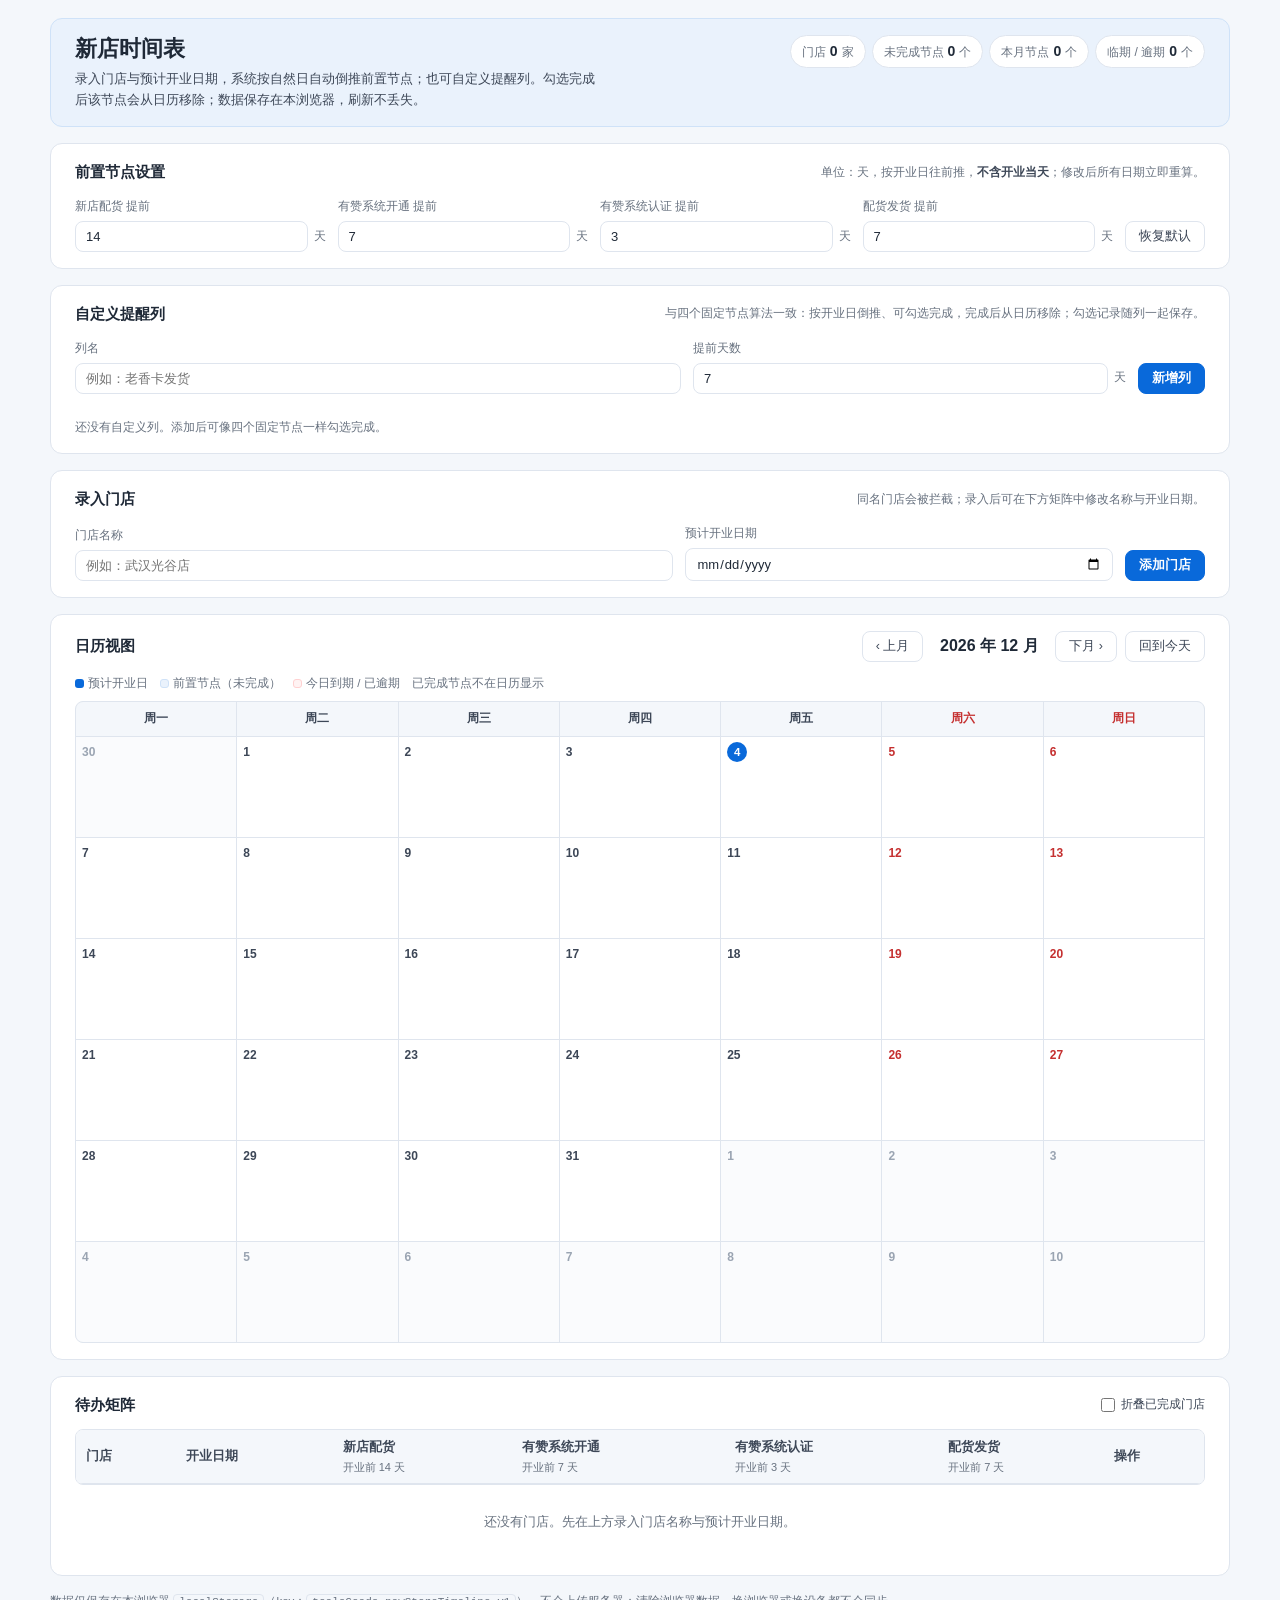
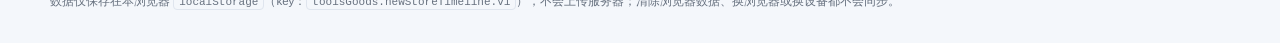
<file: 新店时间表/新店时间表.html>
<!DOCTYPE html>
<html lang="zh-CN">
<head>
  <meta charset="UTF-8">
  <meta name="viewport" content="width=device-width, initial-scale=1.0">
  <meta name="color-scheme" content="light">
  <title>新店时间表</title>
  <link rel="stylesheet" href="../theme.css">

  <style>
    /* 与「库存分析看板 / 门店SKU排名」保持一致的 Business Blue 配色 */
    :root {
      --page-bg: var(--surface);
      --page-surface: var(--tint);
      --page-surface-muted: var(--surface-muted);
      --page-text: var(--text);
      --page-text-secondary: var(--text-secondary);
      --page-text-muted: var(--text-muted);
      --page-text-disabled: var(--text-disabled);
      --page-border: var(--border);
      --page-brand: var(--accent);
      --page-brand-hover: var(--accent-hover);
      --page-brand-soft: var(--accent-soft);
      --page-brand-soft-strong: var(--accent-soft-strong);
      --page-brand-text: var(--accent-text);

      --bg: var(--surface);
      --bg2: var(--tint);
      --rule: var(--border);
      --ink: var(--text);
      --muted: var(--text-muted);

      --info-soft: var(--accent-soft);
      --success-soft: var(--positive-soft);

      --space-1: 4px; --space-2: 8px; --space-3: 12px; --space-4: 16px; --space-5: 24px; --space-6: 32px;
      --radius-sm: 4px; --radius-md: 8px; --radius-lg: 12px; --radius-pill: 999px;
      --font-sans: -apple-system, 'Segoe UI', 'PingFang SC', 'Microsoft YaHei', 'Noto Sans CJK SC', 'Source Han Sans SC', sans-serif;
      --font-mono: 'SF Mono', Consolas, 'Courier New', monospace;
      --max: 1180px;
    }

    *, *::before, *::after { box-sizing: border-box; margin: 0; padding: 0; }
    html { font-size: 16px; }
    body {
      font-family: var(--font-sans);
      font-size: 14px;
      line-height: 1.65;
      color: var(--ink);
      background: var(--bg2);
      padding: 18px 0 32px;
      -webkit-font-smoothing: antialiased;
    }
    button, input, select { font-family: inherit; }
    :focus-visible { outline: 2px solid var(--page-brand); outline-offset: 1px; }

    .app { width: calc(100% - 2rem); max-width: var(--max); margin: 0 auto; display: grid; gap: var(--space-4); }

    /* === 页头 === */
    .hero {
      background: var(--page-brand-soft);
      border: 1px solid var(--page-brand-soft-strong);
      border-radius: var(--radius-lg);
      padding: var(--space-4) var(--space-5);
      display: flex;
      align-items: flex-start;
      justify-content: space-between;
      gap: var(--space-4);
      flex-wrap: wrap;
    }
    .hero h1 { font-size: 22px; line-height: 1.3; color: var(--page-text); }
    .hero-sub { margin-top: 4px; max-width: 72ch; font-size: 13px; color: var(--page-text-secondary); }
    .stat-row { display: flex; flex-wrap: wrap; gap: 6px; align-content: flex-start; }
    .stat-pill {
      display: inline-flex; align-items: baseline; gap: 4px;
      background: #FFFFFF; border: 1px solid var(--page-border);
      border-radius: var(--radius-pill); padding: 4px 11px;
      font-size: 12px; color: var(--page-text-muted); white-space: nowrap;
    }
    .stat-pill b { font-size: 14px; color: var(--page-text); font-variant-numeric: tabular-nums; }
    .stat-pill.is-risk { border-color: #FFD1D1; background: var(--danger-soft); color: #C53030; }
    .stat-pill.is-risk b { color: #C53030; }

    /* === 面板 === */
    .panel {
      background: var(--bg); border: 1px solid var(--page-border);
      border-radius: var(--radius-lg); padding: var(--space-4) var(--space-5);
    }
    .panel-head {
      display: flex; align-items: center; justify-content: space-between;
      gap: var(--space-3); flex-wrap: wrap; margin-bottom: var(--space-3);
    }
    .panel-head h2 { font-size: 15px; font-weight: 600; color: var(--page-text); }
    .head-note { font-size: 12px; color: var(--page-text-muted); }
    .head-note b { color: var(--page-text-secondary); font-weight: 600; }
    .head-controls { display: flex; align-items: center; gap: var(--space-2); flex-wrap: wrap; }

    /* === 按钮 / 表单 === */
    .btn {
      display: inline-flex; align-items: center; justify-content: center; gap: 6px;
      padding: 6px 13px; border-radius: var(--radius-md);
      border: 1px solid var(--page-border); background: #FFFFFF;
      color: var(--page-text-secondary); font-size: 12.5px; cursor: pointer; white-space: nowrap;
      transition: border-color .12s ease, color .12s ease, background .12s ease;
    }
    .btn:hover { border-color: var(--page-brand); color: var(--page-brand); }
    .btn:disabled { opacity: .55; cursor: not-allowed; }
    .btn-primary { background: var(--page-brand); border-color: var(--page-brand); color: #fff; font-weight: 600; }
    .btn-primary:hover { background: var(--page-brand-hover); border-color: var(--page-brand-hover); color: #fff; }
    .btn-danger:hover { border-color: var(--danger); color: var(--danger); }
    .btn-sm { padding: 3px 9px; font-size: 12px; }

    .field { display: flex; flex-direction: column; gap: 4px; font-size: 12px; color: var(--page-text-muted); min-width: 0; }
    .field .field-label { display: flex; align-items: center; gap: 4px; }
    input[type="text"], input[type="date"], input[type="number"] {
      width: 100%; padding: 7px 10px; border: 1px solid var(--page-border);
      border-radius: var(--radius-md); font-size: 13px; background: #FFFFFF; color: var(--ink);
    }
    input[type="number"] { font-variant-numeric: tabular-nums; }
    input.invalid { border-color: var(--danger); background: var(--danger-soft); }
    .inline-unit { display: flex; align-items: center; gap: 6px; }
    .inline-unit em { font-style: normal; font-size: 12px; color: var(--page-text-muted); flex: none; }

    .settings-grid {
      display: grid;
      grid-template-columns: repeat(4, minmax(0, 1fr)) auto;
      gap: var(--space-3);
      align-items: end;
    }
    .add-grid {
      display: grid;
      grid-template-columns: minmax(0, 1.4fr) minmax(0, 1fr) auto;
      gap: var(--space-3);
      align-items: end;
    }
    .form-msg { margin-top: var(--space-2); font-size: 12.5px; border-radius: var(--radius-md); padding: 6px 10px; }
    .form-msg[hidden] { display: none; }
    .form-msg.error { color: #C53030; background: var(--danger-soft); border: 1px solid #FFD1D1; }
    .form-msg.ok { color: #2F7A12; background: var(--success-soft); border: 1px solid #CBEABF; }

    /* === 日历 === */
    .cal-toolbar { display: flex; align-items: center; gap: var(--space-2); flex-wrap: wrap; }
    .cal-title { font-size: 16px; font-weight: 700; color: var(--page-text); font-variant-numeric: tabular-nums; min-width: 116px; text-align: center; }
    .cal-legend { display: flex; align-items: center; gap: 12px; flex-wrap: wrap; font-size: 11.5px; color: var(--page-text-muted); margin-bottom: var(--space-2); }
    .legend-dot { display: inline-block; width: 9px; height: 9px; border-radius: 3px; margin-right: 4px; vertical-align: -1px; }
    .legend-dot.open { background: var(--page-brand); }
    .legend-dot.node { background: var(--page-brand-soft); border: 1px solid var(--page-brand-soft-strong); }
    .legend-dot.late { background: var(--danger-soft); border: 1px solid #FFD1D1; }

    .cal-grid {
      display: grid;
      grid-template-columns: repeat(7, minmax(0, 1fr));
      gap: 1px;
      background: var(--page-border);
      border: 1px solid var(--page-border);
      border-radius: var(--radius-md);
      overflow: hidden;
    }
    .cal-weekday {
      background: var(--page-surface);
      padding: 7px 8px;
      font-size: 12px;
      font-weight: 600;
      color: var(--page-text-secondary);
      text-align: center;
    }
    .cal-weekday.is-weekend { color: #C53030; }
    .day-cell {
      background: #FFFFFF;
      min-height: 100px;
      padding: 5px 6px 6px;
      display: flex;
      flex-direction: column;
      gap: 4px;
      min-width: 0;
    }
    .day-cell.is-out { background: #FAFBFD; }
    .day-cell.is-out .day-num { color: var(--page-text-disabled); }
    .day-num {
      font-size: 12px; font-weight: 600; color: var(--page-text-secondary);
      font-variant-numeric: tabular-nums; line-height: 20px;
      display: flex; align-items: center; justify-content: space-between;
    }
    .day-cell.is-today .day-num .num {
      display: inline-flex; align-items: center; justify-content: center;
      min-width: 20px; height: 20px; padding: 0 3px;
      background: var(--page-brand); color: #fff; border-radius: var(--radius-pill); font-size: 11.5px;
    }
    .day-cell.is-weekend .day-num { color: #C53030; }
    .day-cell.is-out.is-weekend .day-num { color: var(--page-text-disabled); }
    .day-events { display: flex; flex-direction: column; gap: 3px; overflow-y: auto; max-height: 82px; }
    .chip {
      display: block; font-size: 11px; line-height: 1.4; padding: 2px 5px;
      border-radius: 4px; white-space: normal; overflow-wrap: anywhere;
      border: 1px solid transparent;
    }
    .chip-node { background: var(--page-brand-soft); border-color: var(--page-brand-soft-strong); color: var(--page-brand-text); }
    .chip-node.is-late { background: var(--danger-soft); border-color: #FFD1D1; color: #C53030; font-weight: 600; }
    .chip-open { background: var(--page-brand); color: #fff; font-weight: 600; }
    .chip-open::before { content: "★ "; font-size: 10px; }

    /* === 待办矩阵 === */
    .matrix-wrap {
      border: 1px solid var(--page-border); border-radius: var(--radius-md);
      overflow: auto; max-height: 560px;
    }
    table.todo { width: 100%; border-collapse: collapse; font-size: 12.5px; min-width: 840px; }
    table.todo th, table.todo td { padding: 7px 10px; border-bottom: 1px solid var(--rule); text-align: left; vertical-align: middle; }
    table.todo thead th {
      position: sticky; top: 0; z-index: 1; background: var(--page-surface);
      color: var(--page-text-secondary); font-weight: 600; white-space: nowrap;
    }
    table.todo thead th .lead { display: block; font-size: 11px; font-weight: 400; color: var(--page-text-muted); }
    table.todo tbody tr:hover { background: #FAFCFF; }
    table.todo tbody tr:last-child td { border-bottom: none; }
    .cell-store { font-weight: 600; color: var(--page-text); min-width: 158px; }
    .cell-store .name { display: inline-block; max-width: 230px; overflow: hidden; text-overflow: ellipsis; white-space: nowrap; vertical-align: bottom; }
    .tag-done { margin-left: 6px; font-size: 10.5px; font-weight: 600; color: #2F7A12; background: var(--success-soft); border: 1px solid #CBEABF; border-radius: var(--radius-pill); padding: 0 7px; }
    .cell-date { white-space: nowrap; color: var(--page-text-secondary); font-variant-numeric: tabular-nums; }
    .cell-node { min-width: 128px; }
    .node-box {
      display: flex; align-items: center; gap: 7px; cursor: pointer;
      padding: 3px 6px; border-radius: var(--radius-sm); border: 1px solid transparent;
      user-select: none;
    }
    .node-box:hover { background: var(--page-surface); }
    .node-box input[type="checkbox"] { width: 14px; height: 14px; accent-color: var(--page-brand); cursor: pointer; flex: none; }
    .node-meta { display: flex; flex-direction: column; line-height: 1.35; min-width: 0; }
    .node-date { font-size: 11.5px; color: var(--page-text-secondary); font-variant-numeric: tabular-nums; }
    .node-tag { font-size: 10.5px; color: var(--page-text-muted); }
    .cell-node.is-done .node-date, .cell-node.is-done .node-tag { color: var(--page-text-disabled); text-decoration: line-through; }
    .cell-node.is-late .node-box { background: var(--danger-soft); border-color: #FFD1D1; }
    .cell-node.is-late .node-tag { color: #C53030; font-weight: 600; }
    .cell-ops { white-space: nowrap; }
    .cell-ops .btn + .btn { margin-left: 4px; }
    .row-done { background: #FCFDFC; }
    .row-edit input[type="text"], .row-edit input[type="date"] { padding: 4px 7px; font-size: 12.5px; }
    .row-edit .cell-store input { min-width: 140px; }
    .collapse-tip { text-align: center; color: var(--page-text-muted); font-size: 12px; background: var(--page-surface); }
    .collapse-tip button { margin-left: 6px; }
    .empty-tip { padding: 26px 16px; text-align: center; color: var(--page-text-muted); font-size: 13px; }
    .check-inline { display: inline-flex; align-items: center; gap: 6px; font-size: 12px; color: var(--page-text-secondary); cursor: pointer; white-space: nowrap; }
    .check-inline input { width: 14px; height: 14px; accent-color: var(--page-brand); }

    /* === 自定义提醒列 === */
    .col-list { display: flex; flex-wrap: wrap; gap: var(--space-2); margin-top: var(--space-3); }
    .col-list:empty { display: none; }
    .col-item {
      display: inline-flex; align-items: center; gap: 8px;
      border: 1px solid var(--page-brand-soft-strong); background: var(--page-brand-soft);
      border-radius: var(--radius-pill); padding: 4px 6px 4px 12px;
      font-size: 12px; color: var(--page-brand-text); white-space: nowrap;
    }
    .col-item b { font-weight: 600; }
    .col-item .col-lead { color: var(--page-text-muted); }
    .col-item .col-del {
      border: 1px solid transparent; background: #FFFFFF; color: var(--page-text-muted);
      border-radius: var(--radius-pill); padding: 1px 8px; font-size: 11.5px; cursor: pointer;
    }
    .col-item .col-del:hover { border-color: var(--danger); color: var(--danger); }
    .col-empty-tip { margin-top: var(--space-3); font-size: 12px; color: var(--page-text-muted); }
    table.todo thead th.th-custom { background: var(--page-brand-soft); color: var(--page-brand-text); }
    table.todo thead th.th-custom .lead { color: var(--page-brand-text); opacity: .85; }

    .foot-note { font-size: 11.5px; color: var(--page-text-muted); line-height: 1.7; }
    .foot-note code { font-family: var(--font-mono); font-size: 11px; background: var(--page-surface); border: 1px solid var(--page-border); border-radius: 4px; padding: 1px 5px; }

    @media (max-width: 980px) {
      .settings-grid { grid-template-columns: repeat(2, minmax(0, 1fr)); }
      .settings-grid > .btn { grid-column: span 2; justify-self: start; }
      .add-grid { grid-template-columns: 1fr 1fr; }
      .add-grid > .btn { grid-column: span 2; justify-self: start; }
      .day-cell { min-height: 84px; }
    }
    @media (max-width: 640px) {
      .app { width: calc(100% - 1rem); }
      .panel { padding: var(--space-3); }
      .hero { padding: var(--space-3); }
      .cal-title { min-width: 92px; font-size: 15px; }
      .day-cell { min-height: 72px; padding: 4px; }
      .day-events { max-height: 64px; }
      .chip { font-size: 10px; }
      .add-grid { grid-template-columns: 1fr; }
      .add-grid > .btn { grid-column: span 1; }
    }
  </style>
</head>
<body>
  <div class="app">
    <header class="hero">
      <div>
        <h1>新店时间表</h1>
        <p class="hero-sub">录入门店与预计开业日期，系统按自然日自动倒推前置节点；也可自定义提醒列。勾选完成后该节点会从日历移除；数据保存在本浏览器，刷新不丢失。</p>
      </div>
      <div class="stat-row" id="statRow"></div>
    </header>

    <section class="panel">
      <div class="panel-head">
        <h2>前置节点设置</h2>
        <div class="head-note">单位：天，按开业日往前推，<b>不含开业当天</b>；修改后所有日期立即重算。</div>
      </div>
      <div class="settings-grid" id="settingsGrid">
        <label class="field">
          <span class="field-label">新店配货 提前</span>
          <span class="inline-unit"><input type="number" id="lead-allocation" min="0" max="365" step="1" value="14"><em>天</em></span>
        </label>
        <label class="field">
          <span class="field-label">有赞系统开通 提前</span>
          <span class="inline-unit"><input type="number" id="lead-youzanOpen" min="0" max="365" step="1" value="7"><em>天</em></span>
        </label>
        <label class="field">
          <span class="field-label">有赞系统认证 提前</span>
          <span class="inline-unit"><input type="number" id="lead-youzanAuth" min="0" max="365" step="1" value="3"><em>天</em></span>
        </label>
        <label class="field">
          <span class="field-label">配货发货 提前</span>
          <span class="inline-unit"><input type="number" id="lead-shipment" min="0" max="365" step="1" value="7"><em>天</em></span>
        </label>
        <button type="button" class="btn" id="resetSettings">恢复默认</button>
      </div>
    </section>

    <section class="panel">
      <div class="panel-head">
        <h2>自定义提醒列</h2>
        <div class="head-note">与四个固定节点算法一致：按开业日倒推、可勾选完成，完成后从日历移除；勾选记录随列一起保存。</div>
      </div>
      <form id="colForm" class="add-grid" novalidate>
        <label class="field">
          <span class="field-label">列名</span>
          <input type="text" id="colName" maxlength="16" placeholder="例如：老香卡发货" autocomplete="off">
        </label>
        <label class="field">
          <span class="field-label">提前天数</span>
          <span class="inline-unit"><input type="number" id="colLead" min="0" max="365" step="1" value="7"><em>天</em></span>
        </label>
        <button type="submit" class="btn btn-primary" id="colAddBtn">新增列</button>
      </form>
      <div class="col-list" id="colList"></div>
      <div class="form-msg" id="colMsg" hidden></div>
    </section>

    <section class="panel">
      <div class="panel-head">
        <h2>录入门店</h2>
        <div class="head-note">同名门店会被拦截；录入后可在下方矩阵中修改名称与开业日期。</div>
      </div>
      <form id="addForm" class="add-grid" novalidate>
        <label class="field">
          <span class="field-label">门店名称</span>
          <input type="text" id="storeName" maxlength="40" placeholder="例如：武汉光谷店" autocomplete="off">
        </label>
        <label class="field">
          <span class="field-label">预计开业日期</span>
          <input type="date" id="storeDate">
        </label>
        <button type="submit" class="btn btn-primary" id="addBtn">添加门店</button>
      </form>
      <div class="form-msg" id="formMsg" hidden></div>
    </section>

    <section class="panel">
      <div class="panel-head">
        <h2>日历视图</h2>
        <div class="cal-toolbar">
          <button type="button" class="btn" id="prevMonth" title="上一月">‹ 上月</button>
          <div class="cal-title" id="calTitle">—</div>
          <button type="button" class="btn" id="nextMonth" title="下一月">下月 ›</button>
          <button type="button" class="btn" id="todayBtn">回到今天</button>
        </div>
      </div>
      <div class="cal-legend">
        <span><i class="legend-dot open"></i>预计开业日</span>
        <span><i class="legend-dot node"></i>前置节点（未完成）</span>
        <span><i class="legend-dot late"></i>今日到期 / 已逾期</span>
        <span>已完成节点不在日历显示</span>
      </div>
      <div class="cal-grid" id="calGrid"></div>
    </section>

    <section class="panel">
      <div class="panel-head">
        <h2>待办矩阵</h2>
        <div class="head-controls">
          <label class="check-inline"><input type="checkbox" id="collapseDone"> 折叠已完成门店</label>
        </div>
      </div>
      <div class="matrix-wrap">
        <table class="todo" id="todoTable"></table>
      </div>
      <div class="empty-tip" id="matrixEmpty" hidden>还没有门店。先在上方录入门店名称与预计开业日期。</div>
    </section>

    <div class="foot-note">
      数据仅保存在本浏览器 <code>localStorage</code>（key：<code>toolsGoods.newStoreTimeline.v1</code>），不会上传服务器；清除浏览器数据、换浏览器或换设备都不会同步。
    </div>
  </div>

  <script>
    (function () {
      "use strict";

      const STORAGE_KEY = "toolsGoods.newStoreTimeline.v1";
      const DEFAULT_LEADS = { allocation: 14, youzanOpen: 7, youzanAuth: 3, shipment: 7 };
      const NODES = [
        { key: "allocation", name: "新店配货" },
        { key: "youzanOpen", name: "有赞系统开通" },
        { key: "youzanAuth", name: "有赞系统认证" },
        { key: "shipment", name: "配货发货" },
      ];
      const WEEKDAYS = ["一", "二", "三", "四", "五", "六", "日"];

      const dateNow = new Date();
      const state = {
        settings: Object.assign({}, DEFAULT_LEADS),
        customColumns: [],
        stores: [],
        viewYear: dateNow.getFullYear(),
        viewMonth: dateNow.getMonth(),
        editingId: "",
        collapseDone: false,
      };

      const els = {
        statRow: document.getElementById("statRow"),
        addForm: document.getElementById("addForm"),
        addBtn: document.getElementById("addBtn"),
        storeName: document.getElementById("storeName"),
        storeDate: document.getElementById("storeDate"),
        formMsg: document.getElementById("formMsg"),
        resetSettings: document.getElementById("resetSettings"),
        calGrid: document.getElementById("calGrid"),
        calTitle: document.getElementById("calTitle"),
        todoTable: document.getElementById("todoTable"),
        matrixEmpty: document.getElementById("matrixEmpty"),
        collapseDone: document.getElementById("collapseDone"),
        colForm: document.getElementById("colForm"),
        colName: document.getElementById("colName"),
        colLead: document.getElementById("colLead"),
        colList: document.getElementById("colList"),
        colMsg: document.getElementById("colMsg"),
        leadInputs: {},
      };
      NODES.forEach((node) => {
        els.leadInputs[node.key] = document.getElementById("lead-" + node.key);
      });

      /* ---------- 工具函数 ---------- */
      function pad2(n) { return String(n).padStart(2, "0"); }

      function parseISO(value) {
        if (typeof value !== "string") return null;
        const m = /^(\d{4})-(\d{2})-(\d{2})$/.exec(value.trim());
        if (!m) return null;
        const y = Number(m[1]);
        const mo = Number(m[2]) - 1;
        const d = Number(m[3]);
        const dt = new Date(y, mo, d);
        if (dt.getFullYear() !== y || dt.getMonth() !== mo || dt.getDate() !== d) return null;
        return dt;
      }

      function toISO(dt) {
        return dt.getFullYear() + "-" + pad2(dt.getMonth() + 1) + "-" + pad2(dt.getDate());
      }

      function todayISO() {
        const d = new Date();
        return toISO(new Date(d.getFullYear(), d.getMonth(), d.getDate()));
      }

      function shiftDays(iso, days) {
        const dt = parseISO(iso);
        if (!dt) return "";
        dt.setDate(dt.getDate() - days);
        return toISO(dt);
      }

      function leadOf(key) {
        const custom = state.customColumns.find((col) => col.key === key);
        if (custom) return custom.lead;
        return state.settings[key] || 0;
      }

      function allNodes() {
        return NODES.concat(state.customColumns.map((col) => ({
          key: col.key,
          name: col.name,
          isCustom: true,
        })));
      }

      function nodeISO(store, key) {
        return shiftDays(store.openingDate, leadOf(key));
      }

      function shortDate(iso) {
        const dt = parseISO(iso);
        return dt ? pad2(dt.getMonth() + 1) + "-" + pad2(dt.getDate()) : "—";
      }

      function escapeHtml(value) {
        return String(value == null ? "" : value)
          .replace(/&/g, "&amp;")
          .replace(/</g, "&lt;")
          .replace(/>/g, "&gt;")
          .replace(/"/g, "&quot;")
          .replace(/'/g, "&#39;");
      }

      function normalizeName(value) {
        return String(value == null ? "" : value).trim().replace(/\s+/g, " ");
      }

      function makeId() {
        return "s_" + Date.now().toString(36) + "_" + Math.random().toString(36).slice(2, 7);
      }

      function makeColKey() {
        return "c_" + Date.now().toString(36) + "_" + Math.random().toString(36).slice(2, 6);
      }

      function isStoreDone(store) {
        return allNodes().every((node) => !!store.done[node.key]);
      }

      function isDuplicateName(name, excludeId) {
        const key = name.toLowerCase();
        return state.stores.some((store) => store.id !== excludeId && normalizeName(store.name).toLowerCase() === key);
      }

      /* ---------- 存储 ---------- */
      function loadState() {
        try {
          const raw = localStorage.getItem(STORAGE_KEY);
          if (!raw) return;
          const parsed = JSON.parse(raw);
          if (!parsed || typeof parsed !== "object") return;
          const settings = parsed.settings || {};
          Object.keys(DEFAULT_LEADS).forEach((key) => {
            const value = Number(settings[key]);
            if (Number.isInteger(value) && value >= 0 && value <= 365) {
              state.settings[key] = value;
            }
          });
          state.customColumns = [];
          if (Array.isArray(parsed.customColumns)) {
            const usedNames = NODES.map((node) => node.name.toLowerCase());
            parsed.customColumns.forEach((item) => {
              if (!item || typeof item !== "object") return;
              const name = normalizeName(item.name).slice(0, 16);
              const lead = Number(item.lead);
              if (!name || !Number.isInteger(lead) || lead < 0 || lead > 365) return;
              if (usedNames.indexOf(name.toLowerCase()) !== -1) return;
              let key = typeof item.key === "string" ? item.key : "";
              if (!/^c_[a-z0-9_]+$/.test(key) || state.customColumns.some((col) => col.key === key)) {
                key = makeColKey();
              }
              usedNames.push(name.toLowerCase());
              state.customColumns.push({ key: key, name: name, lead: lead });
            });
          }
          if (Array.isArray(parsed.stores)) {
            const nodes = allNodes();
            state.stores = parsed.stores
              .filter((item) => item && typeof item.name === "string" && parseISO(item.openingDate))
              .map((item) => {
                const done = {};
                nodes.forEach((node) => {
                  done[node.key] = !!(item.done && item.done[node.key]);
                });
                return {
                  id: item.id ? String(item.id) : makeId(),
                  name: normalizeName(item.name).slice(0, 40),
                  openingDate: item.openingDate,
                  done: done,
                  createdAt: Number(item.createdAt) || Date.now(),
                };
              })
              .filter((item) => item.name);
          }
        } catch (err) {
          // 本地缓存损坏时按空数据处理
        }
      }

      function saveState() {
        try {
          localStorage.setItem(STORAGE_KEY, JSON.stringify({
            version: 1,
            settings: state.settings,
            customColumns: state.customColumns,
            stores: state.stores,
          }));
        } catch (err) {
          // localStorage 不可用时静默失败，不影响当前会话
        }
      }

      /* ---------- 设置 ---------- */
      function syncSettingsInputs() {
        NODES.forEach((node) => {
          const input = els.leadInputs[node.key];
          if (input) input.value = state.settings[node.key];
        });
      }

      function onLeadChange(event) {
        const key = event.target.dataset.nodeKey;
        if (!key) return;
        const raw = Number(event.target.value);
        if (!Number.isInteger(raw) || raw < 0 || raw > 365) {
          showFormMsg("提前天数需为 0–365 的整数。", "error");
          event.target.value = state.settings[key];
          return;
        }
        if (state.settings[key] === raw) return;
        state.settings[key] = raw;
        saveState();
        renderAll();
      }

      /* ---------- 表单提示 ---------- */
      function showFormMsg(text, type) {
        els.formMsg.textContent = text;
        els.formMsg.className = "form-msg " + (type || "ok");
        els.formMsg.hidden = false;
      }

      function hideFormMsg() {
        els.formMsg.hidden = true;
        els.formMsg.textContent = "";
      }

      /* ---------- 统计 ---------- */
      function renderStats() {
        const today = todayISO();
        let pending = 0;
        let risk = 0;
        let monthCount = 0;
        state.stores.forEach((store) => {
          allNodes().forEach((node) => {
            if (store.done[node.key]) return;
            pending += 1;
            const iso = nodeISO(store, node.key);
            if (iso && iso <= today) risk += 1;
            if (iso && iso.slice(0, 7) === state.viewYear + "-" + pad2(state.viewMonth + 1)) monthCount += 1;
          });
        });
        const pills = [
          '<span class="stat-pill">门店 <b>' + state.stores.length + '</b> 家</span>',
          '<span class="stat-pill">未完成节点 <b>' + pending + '</b> 个</span>',
          '<span class="stat-pill">本月节点 <b>' + monthCount + '</b> 个</span>',
          '<span class="stat-pill' + (risk ? " is-risk" : "") + '">临期 / 逾期 <b>' + risk + '</b> 个</span>',
        ];
        els.statRow.innerHTML = pills.join("");
      }

      /* ---------- 日历 ---------- */
      function buildEventMap() {
        const map = new Map();
        const nodes = allNodes();
        const add = (iso, event) => {
          if (!iso) return;
          if (!map.has(iso)) map.set(iso, []);
          map.get(iso).push(event);
        };
        state.stores.forEach((store) => {
          if (parseISO(store.openingDate)) {
            add(store.openingDate, { kind: "opening", store: store, node: null });
          }
          nodes.forEach((node) => {
            if (store.done[node.key]) return;
            add(nodeISO(store, node.key), { kind: "node", store: store, node: node });
          });
        });
        map.forEach((list) => {
          list.sort((a, b) => {
            if (a.kind !== b.kind) return a.kind === "opening" ? -1 : 1;
            const ai = nodes.findIndex((n) => n.key === (a.node && a.node.key));
            const bi = nodes.findIndex((n) => n.key === (b.node && b.node.key));
            if (ai !== bi) return ai - bi;
            return a.store.name.localeCompare(b.store.name, "zh-Hans-CN");
          });
        });
        return map;
      }

      function chipHtml(event, today) {
        const storeName = escapeHtml(event.store.name);
        if (event.kind === "opening") {
          return '<span class="chip chip-open" title="' + storeName + " · 预计开业 " + escapeHtml(event.store.openingDate) + '">' +
            storeName + " · 开业</span>";
        }
        const iso = nodeISO(event.store, event.node.key);
        const late = iso && iso <= today;
        const status = iso === today ? "今日到期" : "已逾期";
        const title = storeName + " · " + escapeHtml(event.node.name) + " · " + escapeHtml(iso) + (late ? " · " + status : "");
        return '<span class="chip chip-node' + (late ? " is-late" : "") + '" title="' + title + '">' +
          storeName + " · " + escapeHtml(event.node.name) + (late ? " · " + status : "") + "</span>";
      }

      function renderCalendar() {
        const year = state.viewYear;
        const month = state.viewMonth;
        const today = todayISO();
        els.calTitle.textContent = year + " 年 " + (month + 1) + " 月";

        const eventMap = buildEventMap();
        const first = new Date(year, month, 1);
        const offset = (first.getDay() + 6) % 7; // 周一为一周第一天
        const start = new Date(year, month, 1 - offset);

        let html = WEEKDAYS.map((label, index) => {
          return '<div class="cal-weekday' + (index >= 5 ? " is-weekend" : "") + '">周' + label + "</div>";
        }).join("");

        for (let i = 0; i < 42; i += 1) {
          const cell = new Date(start.getFullYear(), start.getMonth(), start.getDate() + i);
          const iso = toISO(cell);
          const inMonth = cell.getMonth() === month && cell.getFullYear() === year;
          const weekday = (cell.getDay() + 6) % 7;
          const classes = ["day-cell"];
          if (!inMonth) classes.push("is-out");
          if (iso === today) classes.push("is-today");
          if (weekday >= 5) classes.push("is-weekend");

          let eventsHtml = "";
          if (inMonth) {
            const events = eventMap.get(iso) || [];
            eventsHtml = events.map((event) => chipHtml(event, today)).join("");
          }

          html += '<div class="' + classes.join(" ") + '">' +
            '<div class="day-num"><span class="num">' + cell.getDate() + "</span></div>" +
            (eventsHtml ? '<div class="day-events">' + eventsHtml + "</div>" : "") +
            "</div>";
        }

        els.calGrid.innerHTML = html;
      }

      /* ---------- 待办矩阵 ---------- */
      function matrixRowHtml(store, today) {
        const editing = state.editingId === store.id;
        const allDone = isStoreDone(store);
        const nodes = allNodes();

        if (editing) {
          return '<tr class="row-edit" data-id="' + escapeHtml(store.id) + '">' +
            '<td class="cell-store"><input type="text" data-edit-field="name" maxlength="40" value="' + escapeHtml(store.name) + '"></td>' +
            '<td class="cell-date"><input type="date" data-edit-field="date" value="' + escapeHtml(store.openingDate) + '"></td>' +
            nodes.map((node) => {
              const done = !!store.done[node.key];
              return '<td class="cell-node' + (done ? " is-done" : "") + '">' +
                '<span class="node-date">' + escapeHtml(shortDate(nodeISO(store, node.key))) + "</span>" +
                '<span class="node-tag">' + (done ? "已完成" : "待完成") + "</span></td>";
            }).join("") +
            '<td class="cell-ops">' +
              '<button type="button" class="btn btn-primary btn-sm" data-action="save-edit" data-id="' + escapeHtml(store.id) + '">保存</button>' +
              '<button type="button" class="btn btn-sm" data-action="cancel-edit">取消</button>' +
            "</td></tr>";
        }

        const nodeCells = nodes.map((node) => {
          const done = !!store.done[node.key];
          const iso = nodeISO(store, node.key);
          const late = !done && iso && iso <= today;
          const tag = done ? "已完成" : late ? (iso === today ? "今日到期" : "已逾期") : "待完成";
          return '<td class="cell-node' + (done ? " is-done" : "") + (late ? " is-late" : "") + '">' +
            '<label class="node-box">' +
              '<input type="checkbox" data-action="toggle" data-id="' + escapeHtml(store.id) + '" data-node="' + node.key + '"' + (done ? " checked" : "") +
                ' aria-label="' + escapeHtml(store.name + " " + node.name + " " + tag) + '">' +
              '<span class="node-meta">' +
                '<span class="node-date">' + escapeHtml(shortDate(iso)) + "</span>" +
                '<span class="node-tag">' + tag + "</span>" +
              "</span>" +
            "</label></td>";
        }).join("");

        return '<tr class="' + (allDone ? "row-done" : "") + '" data-id="' + escapeHtml(store.id) + '">' +
          '<td class="cell-store"><span class="name" title="' + escapeHtml(store.name) + '">' + escapeHtml(store.name) + "</span>" +
            (allDone ? '<span class="tag-done">已完成</span>' : "") + "</td>" +
          '<td class="cell-date">' + escapeHtml(store.openingDate) + "</td>" +
          nodeCells +
          '<td class="cell-ops">' +
            '<button type="button" class="btn btn-sm" data-action="edit" data-id="' + escapeHtml(store.id) + '">编辑</button>' +
            '<button type="button" class="btn btn-sm btn-danger" data-action="delete" data-id="' + escapeHtml(store.id) + '">删除</button>' +
          "</td></tr>";
      }

      function renderMatrix() {
        const today = todayISO();
        const nodes = allNodes();
        els.collapseDone.checked = state.collapseDone;

        const head = "<thead><tr>" +
          "<th>门店</th><th>开业日期</th>" +
          nodes.map((node) => '<th' + (node.isCustom ? ' class="th-custom"' : "") + ">" + escapeHtml(node.name) +
            '<span class="lead">' + (node.isCustom ? "自定义 · " : "") + "开业前 " + leadOf(node.key) + " 天</span></th>").join("") +
          "<th>操作</th></tr></thead>";

        els.todoTable.style.minWidth = (840 + state.customColumns.length * 118) + "px";

        const sorted = state.stores.slice().sort((a, b) => {
          if (a.openingDate !== b.openingDate) return a.openingDate < b.openingDate ? -1 : 1;
          return a.name.localeCompare(b.name, "zh-Hans-CN");
        });

        const doneCount = sorted.filter(isStoreDone).length;
        const visible = state.collapseDone ? sorted.filter((store) => !isStoreDone(store)) : sorted;

        let body = visible.map((store) => matrixRowHtml(store, today)).join("");

        if (!sorted.length) {
          els.todoTable.innerHTML = head;
          els.matrixEmpty.hidden = false;
          return;
        }
        els.matrixEmpty.hidden = true;

        if (state.collapseDone && doneCount > 0) {
          body += '<tr class="collapse-tip"><td colspan="' + (nodes.length + 3) + '">已完成门店 ' + doneCount +
            ' 家已折叠 <button type="button" class="btn btn-sm" data-action="expand-done">展开</button></td></tr>';
        }

        els.todoTable.innerHTML = head + "<tbody>" + body + "</tbody>";
      }

      /* ---------- 自定义列 ---------- */
      function showColMsg(text, type) {
        els.colMsg.textContent = text;
        els.colMsg.className = "form-msg " + (type || "ok");
        els.colMsg.hidden = false;
      }

      function hideColMsg() {
        els.colMsg.hidden = true;
        els.colMsg.textContent = "";
      }

      function renderColList() {
        if (!state.customColumns.length) {
          els.colList.innerHTML = '<span class="col-empty-tip">还没有自定义列。添加后可像四个固定节点一样勾选完成。</span>';
          return;
        }
        els.colList.innerHTML = state.customColumns.map((col) => {
          return '<span class="col-item">' +
            "<b>" + escapeHtml(col.name) + "</b>" +
            '<span class="col-lead">开业前 ' + col.lead + " 天</span>" +
            '<button type="button" class="col-del" data-action="del-col" data-key="' + escapeHtml(col.key) + '">删除</button>' +
            "</span>";
        }).join("");
      }

      function renderAll() {
        renderStats();
        renderCalendar();
        renderMatrix();
        renderColList();
      }

      /* ---------- 交互 ---------- */
      function handleAdd(event) {
        event.preventDefault();
        const name = normalizeName(els.storeName.value);
        const dateISO = els.storeDate.value;
        const date = parseISO(dateISO);

        els.storeName.classList.toggle("invalid", !name);
        els.storeDate.classList.toggle("invalid", !date);

        if (!name) {
          showFormMsg("请输入门店名称。", "error");
          els.storeName.focus();
          return;
        }
        if (isDuplicateName(name)) {
          showFormMsg("门店「" + name + "」已存在，请勿重复录入。", "error");
          els.storeName.focus();
          return;
        }
        if (!date) {
          showFormMsg("请选择有效的预计开业日期。", "error");
          els.storeDate.focus();
          return;
        }

        state.stores.push({
          id: makeId(),
          name: name,
          openingDate: dateISO,
          done: allNodes().reduce((acc, node) => { acc[node.key] = false; return acc; }, {}),
          createdAt: Date.now(),
        });
        saveState();
        els.storeName.value = "";
        els.storeDate.value = "";
        els.storeName.classList.remove("invalid");
        els.storeDate.classList.remove("invalid");
        showFormMsg("已添加「" + name + "」，开业日 " + dateISO + "。", "ok");
        renderAll();
      }

      function checkDraftName() {
        const name = normalizeName(els.storeName.value);
        if (!name) {
          hideFormMsg();
          els.storeName.classList.remove("invalid");
          return;
        }
        if (isDuplicateName(name)) {
          els.storeName.classList.add("invalid");
          showFormMsg("门店「" + name + "」已存在，请勿重复录入。", "error");
        } else {
          els.storeName.classList.remove("invalid");
          hideFormMsg();
        }
      }

      function handleAddColumn(event) {
        event.preventDefault();
        const name = normalizeName(els.colName.value).slice(0, 16);
        const lead = Number(els.colLead.value);
        const exists = allNodes().some((node) => node.name.toLowerCase() === name.toLowerCase());

        els.colName.classList.toggle("invalid", !name || (!!name && exists));
        if (!name) {
          showColMsg("请输入列名。", "error");
          els.colName.focus();
          return;
        }
        if (exists) {
          showColMsg("列「" + name + "」已存在，请换一个列名。", "error");
          els.colName.focus();
          return;
        }
        if (!Number.isInteger(lead) || lead < 0 || lead > 365) {
          showColMsg("提前天数需为 0–365 的整数。", "error");
          els.colLead.focus();
          return;
        }

        const colKey = makeColKey();
        state.customColumns.push({ key: colKey, name: name, lead: lead });
        state.stores.forEach((store) => { store.done[colKey] = false; });
        saveState();
        els.colName.value = "";
        els.colName.classList.remove("invalid");
        showColMsg("已新增列「" + name + "」，开业前 " + lead + " 天。", "ok");
        renderAll();
      }

      function handleColClick(event) {
        const btn = event.target.closest('[data-action="del-col"]');
        if (!btn) return;
        const key = btn.dataset.key;
        const col = state.customColumns.find((item) => item.key === key);
        if (!col) return;
        if (!window.confirm("删除自定义列「" + col.name + "」？\n该列在所有门店的勾选记录会一并清除，删除后不可恢复。")) return;
        state.customColumns = state.customColumns.filter((item) => item.key !== key);
        state.stores.forEach((store) => { delete store.done[key]; });
        saveState();
        hideColMsg();
        renderAll();
      }

      function handleMatrixClick(event) {
        const actionEl = event.target.closest("[data-action]");
        if (!actionEl) return;
        const action = actionEl.dataset.action;

        if (action === "toggle") {
          const store = state.stores.find((item) => item.id === actionEl.dataset.id);
          if (!store) return;
          const nodeKey = actionEl.dataset.node;
          if (!nodeKey) return;
          store.done[nodeKey] = !!actionEl.checked;
          saveState();
          renderAll();
          return;
        }
        if (action === "edit") {
          state.editingId = actionEl.dataset.id;
          renderMatrix();
          const row = els.todoTable.querySelector(".row-edit");
          if (row) {
            const input = row.querySelector('[data-edit-field="name"]');
            if (input) input.focus();
          }
          return;
        }
        if (action === "cancel-edit") {
          state.editingId = "";
          renderMatrix();
          return;
        }
        if (action === "save-edit") {
          const row = actionEl.closest("tr");
          const store = state.stores.find((item) => item.id === actionEl.dataset.id);
          if (!row || !store) return;
          const nameInput = row.querySelector('[data-edit-field="name"]');
          const dateInput = row.querySelector('[data-edit-field="date"]');
          const name = normalizeName(nameInput ? nameInput.value : "");
          const dateISO = dateInput ? dateInput.value : "";
          const date = parseISO(dateISO);

          if (nameInput) nameInput.classList.toggle("invalid", !name || isDuplicateName(name, store.id));
          if (dateInput) dateInput.classList.toggle("invalid", !date);

          if (!name) {
            showFormMsg("门店名称不能为空。", "error");
            if (nameInput) nameInput.focus();
            return;
          }
          if (isDuplicateName(name, store.id)) {
            showFormMsg("门店「" + name + "」已存在，请换一个名称。", "error");
            if (nameInput) nameInput.focus();
            return;
          }
          if (!date) {
            showFormMsg("请选择有效的预计开业日期。", "error");
            if (dateInput) dateInput.focus();
            return;
          }
          store.name = name;
          store.openingDate = dateISO;
          state.editingId = "";
          saveState();
          hideFormMsg();
          renderAll();
          return;
        }
        if (action === "delete") {
          const store = state.stores.find((item) => item.id === actionEl.dataset.id);
          if (!store) return;
          if (!window.confirm("确定删除门店「" + store.name + "」及其完成记录吗？")) return;
          state.stores = state.stores.filter((item) => item.id !== store.id);
          if (state.editingId === store.id) state.editingId = "";
          saveState();
          renderAll();
          return;
        }
        if (action === "expand-done") {
          state.collapseDone = false;
          renderMatrix();
        }
      }

      function changeMonth(delta) {
        const d = new Date(state.viewYear, state.viewMonth + delta, 1);
        state.viewYear = d.getFullYear();
        state.viewMonth = d.getMonth();
        renderAll();
      }

      /* ---------- 绑定 ---------- */
      els.addForm.addEventListener("submit", handleAdd);
      els.storeName.addEventListener("input", checkDraftName);
      els.storeDate.addEventListener("change", () => {
        els.storeDate.classList.remove("invalid");
      });

      NODES.forEach((node) => {
        const input = els.leadInputs[node.key];
        input.dataset.nodeKey = node.key;
        input.addEventListener("change", onLeadChange);
      });

      els.resetSettings.addEventListener("click", () => {
        state.settings = Object.assign({}, DEFAULT_LEADS);
        saveState();
        syncSettingsInputs();
        hideFormMsg();
        renderAll();
      });

      document.getElementById("prevMonth").addEventListener("click", () => changeMonth(-1));
      document.getElementById("nextMonth").addEventListener("click", () => changeMonth(1));
      document.getElementById("todayBtn").addEventListener("click", () => {
        const d = new Date();
        state.viewYear = d.getFullYear();
        state.viewMonth = d.getMonth();
        renderAll();
      });

      els.collapseDone.addEventListener("change", () => {
        state.collapseDone = els.collapseDone.checked;
        renderMatrix();
      });

      els.todoTable.addEventListener("click", handleMatrixClick);
      els.colForm.addEventListener("submit", handleAddColumn);
      els.colList.addEventListener("click", handleColClick);
      els.colName.addEventListener("input", () => {
        els.colName.classList.remove("invalid");
      });

      /* ---------- 启动 ---------- */
      loadState();
      syncSettingsInputs();
      renderAll();
    })();
  </script>
</body>
</html>
</file>
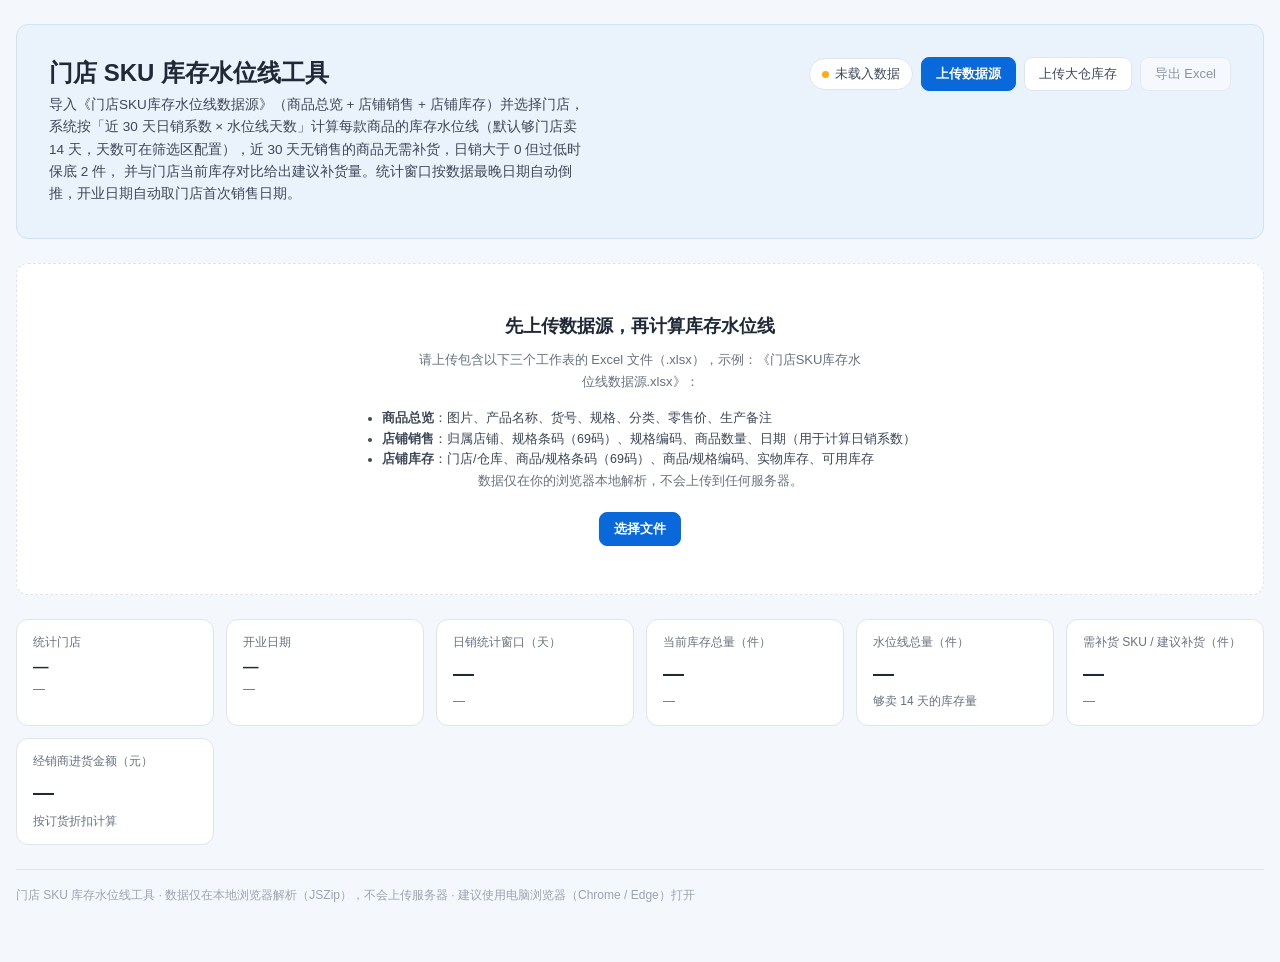
<file: 门店SKU库存水位线工具/门店SKU库存水位线工具.html>
<!DOCTYPE html>
<html lang="zh-CN">
<head>
  <meta charset="UTF-8">
  <meta name="viewport" content="width=device-width, initial-scale=1.0">
  <meta name="color-scheme" content="light">
  <title>门店 SKU 库存水位线工具</title>
  <link rel="stylesheet" href="../theme.css">

  <style>
    /* ============================================================
       配色与结构令牌：与「门店 SKU 销售排名分析看板」保持一致（Business Blue）
       ============================================================ */
    :root {
      --page-bg: var(--surface);
      --page-surface: var(--tint);
      --page-surface-muted: var(--surface-muted);
      --page-text: var(--text);
      --page-text-secondary: var(--text-secondary);
      --page-text-muted: var(--text-muted);
      --page-text-disabled: var(--text-disabled);
      --page-border: var(--border);
      --page-brand: var(--accent);
      --page-brand-hover: var(--accent-hover);
      --page-brand-active: var(--accent-active);
      --page-brand-soft: var(--accent-soft);
      --page-brand-soft-strong: var(--accent-soft-strong);
      --page-brand-text: var(--accent-text);

      --bg: var(--surface);
      --bg2: var(--tint);
      --rule: var(--border);
      --ink: var(--text);
      --muted: var(--text-muted);

      --positive: #52C41A;
      --warning: #FAAD14;
      --danger: #FF4D4F;
      --info-soft: #EAF2FC;
      --success-soft: #F0FBEE;
      --warning-soft: #FFFBEA;
      --danger-soft: #FFF3F3;

      --space-1: 4px; --space-2: 8px; --space-3: 12px; --space-4: 16px; --space-5: 24px; --space-6: 32px;
      --radius-sm: 4px; --radius-md: 8px; --radius-lg: 12px; --radius-pill: 999px;
      --font-sans: -apple-system, 'Segoe UI', 'PingFang SC', 'Microsoft YaHei', 'Noto Sans CJK SC', 'Source Han Sans SC', sans-serif;
      --font-mono: 'SF Mono', Consolas, 'Courier New', monospace;
      --max: 1320px;
    }

    *, *::before, *::after { box-sizing: border-box; margin: 0; padding: 0; }
    html { font-size: 16px; }
    body {
      font-family: var(--font-sans);
      font-size: 14px;
      line-height: 1.65;
      color: var(--ink);
      background: var(--bg2);
      padding: 24px 0 56px;
      -webkit-font-smoothing: antialiased;
    }
    img, svg { max-width: 100%; }
    button { font-family: inherit; }
    input, select { font-family: inherit; }
    :focus-visible { outline: 2px solid var(--page-brand); outline-offset: 1px; }
    .sr-only {
      position: absolute; width: 1px; height: 1px; padding: 0; margin: -1px;
      overflow: hidden; clip: rect(0 0 0 0); white-space: nowrap; border: 0;
    }
    .page__content { width: calc(100% - 2rem); max-width: var(--max); margin: 0 auto; }

    /* === 页头 === */
    .report-intro { margin-bottom: var(--space-5); }
    .report-intro__surface {
      width: calc(100% - 2rem);
      max-width: var(--max);
      margin: 0 auto;
      background: var(--page-brand-soft);
      border: 1px solid var(--page-brand-soft-strong);
      border-radius: var(--radius-lg);
      padding: var(--space-6);
      color: var(--page-brand-text);
    }
    .intro-grid {
      display: flex; align-items: flex-start; justify-content: space-between;
      gap: var(--space-5); flex-wrap: wrap;
    }
    .report-intro h1 { font-size: 24px; line-height: 1.3; color: var(--page-text); }
    .report-intro__summary { margin-top: 6px; max-width: 72ch; font-size: 13.5px; color: var(--page-text-secondary); }
    .intro-actions { display: flex; align-items: center; gap: var(--space-2); flex-wrap: wrap; }
    .badge-src {
      display: inline-flex; align-items: center; gap: 6px;
      font-size: 12.5px; padding: 5px 12px; border-radius: var(--radius-pill);
      background: #FFFFFF; border: 1px solid var(--page-border); color: var(--page-text-secondary);
      max-width: 460px;
    }
    .badge-src .dot { width: 7px; height: 7px; border-radius: 50%; background: var(--warning); flex: none; }
    .badge-src.is-real .dot { background: var(--positive); }
    .badge-src span { overflow: hidden; text-overflow: ellipsis; white-space: nowrap; }

    /* === 按钮 === */
    .btn {
      display: inline-flex; align-items: center; justify-content: center; gap: 6px;
      padding: 7px 14px; border-radius: var(--radius-md);
      border: 1px solid var(--page-border); background: #FFFFFF;
      color: var(--page-text-secondary); font-size: 13px; cursor: pointer; white-space: nowrap;
      transition: border-color .12s ease, color .12s ease, background .12s ease;
    }
    .btn:hover { border-color: var(--page-brand); color: var(--page-brand); }
    .btn:disabled { opacity: .55; cursor: not-allowed; }
    .btn-primary { background: var(--page-brand); border-color: var(--page-brand); color: #fff; font-weight: 600; }
    .btn-primary:hover { background: var(--page-brand-hover); border-color: var(--page-brand-hover); color: #fff; }

    /* === 提示条 === */
    .banner {
      display: flex; align-items: flex-start; gap: 10px;
      background: var(--warning-soft); border: 1px solid #F0E4B8;
      border-radius: var(--radius-lg); padding: 11px 16px;
      font-size: 13px; color: #9A6B00; margin-bottom: var(--space-5);
    }
    .banner.error { background: var(--danger-soft); border-color: #FFD1D1; color: #C53030; }
    .banner[hidden] { display: none; }

    /* === KPI 卡片 === */
    .kpi-grid {
      display: grid; grid-template-columns: repeat(auto-fit, minmax(190px, 1fr));
      gap: var(--space-3); margin-bottom: var(--space-5);
    }
    .kpi {
      background: var(--bg); border: 1px solid var(--page-border);
      border-radius: var(--radius-lg); padding: 13px 16px; min-width: 0;
    }
    .kpi-label { font-size: 12px; color: var(--page-text-muted); white-space: nowrap; overflow: hidden; text-overflow: ellipsis; }
    .kpi-value {
      margin-top: 3px; font-size: 21px; font-weight: 700; color: var(--page-text);
      font-variant-numeric: tabular-nums; overflow: hidden; text-overflow: ellipsis; white-space: nowrap;
    }
    .kpi-value.small { font-size: 15.5px; white-space: normal; line-height: 1.45; }
    .kpi-value em { font-style: normal; font-size: 12px; font-weight: 500; color: var(--page-text-muted); }
    .kpi-sub {
      margin-top: 2px; font-size: 12px; color: var(--page-text-muted);
      overflow: hidden; text-overflow: ellipsis; white-space: nowrap;
    }

    /* === 面板 === */
    .panel {
      background: var(--bg); border: 1px solid var(--page-border);
      border-radius: var(--radius-lg); padding: var(--space-4) var(--space-5);
      margin-bottom: var(--space-5);
    }
    .panel-head {
      display: flex; align-items: center; justify-content: space-between;
      gap: var(--space-3); flex-wrap: wrap; margin-bottom: var(--space-3);
    }
    .panel-head h2 { font-size: 16px; font-weight: 600; color: var(--page-text); }
    .head-note { font-size: 12.5px; color: var(--page-text-muted); }
    .head-note b { color: var(--page-text-secondary); font-weight: 600; }

    /* === 筛选器 === */
    .filter-row {
      display: grid;
      grid-template-columns: minmax(240px, 1.6fr) minmax(170px, 1fr) minmax(230px, 1.6fr) minmax(150px, 1fr);
      gap: var(--space-4); margin-bottom: var(--space-3);
    }
    .filter-row.secondary {
      display: flex; flex-wrap: wrap; align-items: center;
      gap: var(--space-3) var(--space-4);
      margin-bottom: 0; padding-top: var(--space-3); border-top: 1px dashed var(--page-border);
    }
    .f-label {
      display: flex; align-items: center; gap: 5px;
      font-size: 12px; color: var(--page-text-muted); margin-bottom: 5px;
    }
    .f-label .hint {
      cursor: help; color: var(--page-text-disabled); font-size: 11px;
      border: 1px solid var(--page-text-disabled); border-radius: 50%;
      width: 13px; height: 13px; display: inline-flex; align-items: center; justify-content: center; flex: none;
    }
    .btn-group { display: flex; gap: var(--space-2); margin-left: auto; }
    select.f-select, input.f-input {
      width: 100%; padding: 7px 10px; border: 1px solid var(--page-border);
      border-radius: var(--radius-md); font-size: 13px; background: #FFFFFF; color: var(--ink);
    }
    input[type="date"] {
      padding: 6px 8px; border: 1px solid var(--page-border);
      border-radius: var(--radius-md); font-size: 13px; background: #FFFFFF; color: var(--ink);
      width: 100%;
    }
    .seg { display: inline-flex; border: 1px solid var(--page-border); border-radius: var(--radius-md); overflow: hidden; background: #FFFFFF; }
    .seg button {
      border: none; background: transparent; padding: 6px 13px; font-size: 12.5px;
      color: var(--page-text-muted); cursor: pointer; white-space: nowrap;
    }
    .seg button + button { border-left: 1px solid var(--page-border); }
    .seg button.on { background: var(--page-brand-soft); color: var(--page-brand-text); font-weight: 600; }
    .inline-ctrl { display: flex; align-items: center; gap: 8px; }
    .inline-ctrl .f-label { margin: 0; }

    /* 门店下拉 */
    .combo { position: relative; min-width: 0; }
    .combo-btn {
      width: 100%; display: flex; align-items: center; justify-content: space-between; gap: 8px;
      text-align: left; padding: 7px 10px; border: 1px solid var(--page-border);
      border-radius: var(--radius-md); background: #FFFFFF; font-size: 13px;
      color: var(--page-text); cursor: pointer; min-width: 0;
    }
    .combo-btn:hover { border-color: var(--page-brand); }
    .combo-btn .txt { overflow: hidden; text-overflow: ellipsis; white-space: nowrap; flex: 1; }
    .combo-btn .caret { color: var(--page-text-muted); font-size: 11px; flex: none; }
    .combo-panel {
      position: absolute; z-index: 60; top: calc(100% + 5px); left: 0;
      width: max(100%, 300px); background: #FFFFFF;
      border: 1px solid var(--page-border); border-radius: 10px;
      box-shadow: 0 10px 28px rgba(15, 23, 42, 0.14); padding: 8px; display: none;
    }
    .combo.open .combo-panel { display: block; }
    .combo-search {
      width: 100%; padding: 7px 10px; border: 1px solid var(--page-border);
      border-radius: var(--radius-md); font-size: 13px; margin-bottom: 8px; color: var(--ink);
    }
    .combo-list { max-height: 300px; overflow: auto; }
    .combo-item {
      display: flex; align-items: center; justify-content: space-between; gap: 10px;
      padding: 7px 10px; border-radius: 6px; font-size: 13px; cursor: pointer; color: var(--page-text);
    }
    .combo-item:hover { background: var(--page-surface); }
    .combo-item.on { background: var(--page-brand-soft); color: var(--page-brand-text); font-weight: 600; }
    .combo-item .sub { font-size: 12px; color: var(--page-text-muted); flex: none; font-variant-numeric: tabular-nums; }
    .combo-item .name { overflow: hidden; text-overflow: ellipsis; white-space: nowrap; min-width: 0; }

    /* === 空状态 === */
    .empty-state {
      background: var(--bg); border: 1px dashed var(--page-border);
      border-radius: var(--radius-lg); padding: 48px 24px; text-align: center; margin-bottom: var(--space-5);
    }
    .empty-state h2 { font-size: 18px; color: var(--page-text); margin-bottom: 8px; }
    .empty-state p { font-size: 13px; color: var(--page-text-muted); max-width: 62ch; margin: 0 auto 6px; }
    .empty-state .btn { margin-top: 14px; }
    .empty-state ul { display: inline-block; text-align: left; margin: 10px auto 0; padding-left: 18px; font-size: 12.5px; color: var(--page-text-secondary); }

    /* === 表格 === */
    .table-scroll {
      max-height: 620px; overflow: auto;
      border: 1px solid var(--page-border); border-radius: var(--radius-md);
    }
    table.wl-table { width: 100%; border-collapse: separate; border-spacing: 0; min-width: 1180px; font-size: 13px; }
    table.wl-table thead th {
      position: sticky; top: 0; z-index: 5;
      background: var(--page-surface); border-bottom: 1px solid var(--page-border);
      font-weight: 600; font-size: 12.5px; color: var(--page-text-secondary);
      padding: 9px 10px; white-space: nowrap; text-align: right;
    }
    table.wl-table thead th.td-info { text-align: left; }
    table.wl-table thead th.sortable { cursor: pointer; user-select: none; }
    table.wl-table thead th.sortable:hover { color: var(--page-brand); }
    table.wl-table thead th .arrow { font-size: 10px; opacity: .3; margin-left: 3px; display: inline-block; transition: transform .12s ease; }
    table.wl-table thead th[aria-sort] { color: var(--page-brand-text); background: var(--page-brand-soft); }
    table.wl-table thead th[aria-sort] .arrow { opacity: 1; }
    table.wl-table thead th[aria-sort="ascending"] .arrow { transform: rotate(180deg); }
    table.wl-table td {
      padding: 7px 10px; border-bottom: 1px solid var(--rule);
      white-space: nowrap; text-align: right; font-variant-numeric: tabular-nums; color: var(--page-text);
    }
    table.wl-table td.td-info { text-align: left; }
    /* 规格列限宽：正好容纳「2ml*4」，超长省略号，悬停显示完整 */
    table.wl-table thead th.col-spec { width: 70px; }
    table.wl-table td.td-spec { max-width: 70px; overflow: hidden; text-overflow: ellipsis; white-space: nowrap; }
    table.wl-table tbody tr:hover td { background: var(--page-surface); }
    .td-product { min-width: 220px; max-width: 300px; white-space: normal !important; }
    .td-product .p-name { font-weight: 500; line-height: 1.5; }
    .td-product .p-sub { font-size: 11.5px; color: var(--page-text-muted); line-height: 1.4; }
    .td-img { width: 64px; }
    .thumb {
      width: 48px; height: 48px; object-fit: contain; border-radius: 6px;
      border: 1px solid var(--rule); background: #FFFFFF; display: block; margin: 0 auto;
    }
    .thumb.empty { display: flex; align-items: center; justify-content: center; color: var(--page-text-disabled); font-size: 10px; }
    .tag {
      display: inline-flex; align-items: center; gap: 4px; padding: 1px 8px;
      border-radius: var(--radius-pill); font-size: 11px; font-weight: 500;
      border: 1px solid; white-space: nowrap;
    }
    .tag-ok { color: #1F7A1F; background: var(--success-soft); border-color: #C9EEC1; }
    .tag-danger { color: #C53030; background: var(--danger-soft); border-color: #FFD1D1; }
    .tag-warn { color: #9A6B00; background: var(--warning-soft); border-color: #F0E4B8; }
    .tag-neutral { color: var(--page-text-secondary); background: var(--page-surface); border-color: var(--page-border); }
    .tag-info { color: var(--page-brand-text); background: var(--info-soft); border-color: var(--page-brand-soft-strong); }
    td .gap-num { color: #C53030; font-weight: 600; }
    td .zero { color: var(--page-text-muted); }
    .table-footnote { margin-top: 10px; font-size: 12px; color: var(--page-text-muted); line-height: 1.7; }

    /* === 口径说明 === */
    details.notes {
      background: var(--bg); border: 1px solid var(--page-border);
      border-radius: var(--radius-lg); margin-bottom: var(--space-5); overflow: hidden;
    }
    details.notes summary {
      cursor: pointer; padding: 13px 20px; font-weight: 600; font-size: 14px;
      color: var(--page-text); list-style: none;
      display: flex; align-items: center; justify-content: space-between; gap: 8px;
    }
    details.notes summary::-webkit-details-marker { display: none; }
    details.notes summary .chev { transition: transform .15s ease; color: var(--page-text-muted); font-size: 12px; }
    details.notes[open] summary .chev { transform: rotate(180deg); }
    details.notes[open] summary { border-bottom: 1px solid var(--page-border); }
    .notes-body { padding: 14px 20px 18px; font-size: 13px; color: var(--page-text-secondary); line-height: 1.75; }
    .notes-body h4 { font-size: 13px; font-weight: 600; color: var(--page-text); margin: 14px 0 4px; }
    .notes-body h4:first-child { margin-top: 0; }
    .notes-body ul { padding-left: 18px; }
    .notes-body li { margin: 3px 0; }
    .notes-body .formula { font-family: var(--font-mono); font-size: 12.5px; color: var(--page-text); }

    footer { border-top: 1px solid var(--page-border); padding-top: var(--space-4); margin-top: var(--space-5); }
    footer .gen-note { font-size: 12px; color: var(--page-text-disabled); }

    /* === 响应式 === */
    @media (max-width: 1240px) { .kpi-grid { grid-template-columns: repeat(3, 1fr); } }
    @media (max-width: 1024px) { .filter-row { grid-template-columns: 1fr 1fr; } }
    @media (max-width: 768px) {
      body { padding: 12px 0 32px; }
      .report-intro__surface { padding: var(--space-5); }
      .kpi-grid { grid-template-columns: repeat(2, 1fr); }
      .filter-row { grid-template-columns: 1fr; }
      .btn-group { margin-left: 0; }
    }
    @media (max-width: 520px) { .kpi-grid { grid-template-columns: 1fr; } }
  </style>
</head>
<body>
  <article class="page">
    <header class="report-intro">
      <div class="report-intro__surface">
        <div class="intro-grid">
          <div>
            <h1>门店 SKU 库存水位线工具</h1>
            <p class="report-intro__summary">
              导入《门店SKU库存水位线数据源》（商品总览 + 店铺销售 + 店铺库存）并选择门店，
              系统按「近 30 天日销系数 × 水位线天数」计算每款商品的库存水位线（默认够门店卖 14 天，天数可在筛选区配置），近 30 天无销售的商品无需补货，日销大于 0 但过低时保底 2 件，
              并与门店当前库存对比给出建议补货量。统计窗口按数据最晚日期自动倒推，开业日期自动取门店首次销售日期。
            </p>
          </div>
          <div class="intro-actions">
            <span class="badge-src" id="dataSourceBadge" title=""><span class="dot"></span><span id="dataSourceText">未载入数据</span></span>
            <button class="btn btn-primary" id="btnUpload" type="button">上传数据源</button>
            <button class="btn" id="btnWarehouse" type="button" title="上传《分仓库存查询》，按条码识别大仓可用库存">上传大仓库存</button>
            <button class="btn" id="btnExportExcel" type="button" disabled title="上传数据源后可导出 Excel">导出 Excel</button>
            <input type="file" id="fileInput" accept=".xlsx" hidden>
            <input type="file" id="whFileInput" accept=".xlsx" hidden>
          </div>
        </div>
      </div>
    </header>

    <div class="page__content">
      <main>
        <div class="banner" id="warnBanner" hidden></div>
        <div class="banner error" id="errorBanner" hidden></div>

        <!-- 空状态 -->
        <section class="empty-state" id="emptyState">
          <h2>先上传数据源，再计算库存水位线</h2>
          <p>请上传包含以下三个工作表的 Excel 文件（.xlsx），示例：《门店SKU库存水位线数据源.xlsx》：</p>
          <ul>
            <li><b>商品总览</b>：图片、产品名称、货号、规格、分类、零售价、生产备注</li>
            <li><b>店铺销售</b>：归属店铺、规格条码（69码）、规格编码、商品数量、日期（用于计算日销系数）</li>
            <li><b>店铺库存</b>：门店/仓库、商品/规格条码（69码）、商品/规格编码、实物库存、可用库存</li>
          </ul>
          <p>数据仅在你的浏览器本地解析，不会上传到任何服务器。</p>
          <button class="btn btn-primary" id="btnUploadEmpty" type="button">选择文件</button>
        </section>

        <!-- KPI -->
        <section class="kpi-grid" id="kpiGrid" hidden aria-label="核心指标卡片">
          <div class="kpi">
            <div class="kpi-label">统计门店</div>
            <div class="kpi-value small" id="kpiStore">—</div>
            <div class="kpi-sub" id="kpiStoreSub">—</div>
          </div>
          <div class="kpi">
            <div class="kpi-label">开业日期</div>
            <div class="kpi-value small" id="kpiOpen">—</div>
            <div class="kpi-sub" id="kpiOpenSub">—</div>
          </div>
          <div class="kpi">
            <div class="kpi-label">日销统计窗口（天）</div>
            <div class="kpi-value" id="kpiDays">—</div>
            <div class="kpi-sub" id="kpiDaysSub">—</div>
          </div>
          <div class="kpi">
            <div class="kpi-label">当前库存总量（件）</div>
            <div class="kpi-value" id="kpiStock">—</div>
            <div class="kpi-sub" id="kpiStockSub">—</div>
          </div>
          <div class="kpi">
            <div class="kpi-label">水位线总量（件）</div>
            <div class="kpi-value" id="kpiWaterline">—</div>
            <div class="kpi-sub" id="kpiWaterlineSub">够卖 14 天的库存量</div>
          </div>
          <div class="kpi">
            <div class="kpi-label">需补货 SKU / 建议补货（件）</div>
            <div class="kpi-value" id="kpiNeed">—</div>
            <div class="kpi-sub" id="kpiNeedSub">—</div>
          </div>
          <div class="kpi">
            <div class="kpi-label">经销商进货金额（元）</div>
            <div class="kpi-value" id="kpiAmount">—</div>
            <div class="kpi-sub" id="kpiAmountSub">按订货折扣计算</div>
          </div>
        </section>

        <!-- 筛选器 -->
        <section class="panel" id="filterPanel" hidden aria-label="筛选条件">
          <div class="filter-row">
            <div class="combo" id="storeCombo">
              <div class="f-label">门店（数据来自销售表与库存表）</div>
              <button class="combo-btn" id="storeComboBtn" type="button" aria-haspopup="listbox">
                <span class="txt" id="storeComboTxt">—</span><span class="caret">▼</span>
              </button>
              <div class="combo-panel" id="storeComboPanel">
                <input class="combo-search" id="storeSearch" type="text" placeholder="搜索门店…" aria-label="搜索门店">
                <div class="combo-list" id="storeList" role="listbox"></div>
              </div>
            </div>

            <div>
              <div class="f-label">门店开业日期（自动）<span class="hint" title="自动取该门店在《店铺销售》中第一次产生销售的日期，日销系数从该日起算；该门店无销售记录时按数据区间计算">i</span></div>
              <input class="f-input" id="openDate" readonly value="—" aria-label="门店开业日期（自动读取，不可修改）">
            </div>

            <div>
              <div class="f-label">销售数据区间</div>
              <input class="f-input" id="dataRange" readonly value="—">
            </div>

            <div>
              <div class="f-label">分类</div>
              <select class="f-select" id="categorySel"></select>
            </div>
          </div>

          <div class="filter-row secondary">
            <div class="inline-ctrl">
              <span class="f-label">水位线天数<span class="hint" title="库存水位线 = 够门店卖 N 天的库存量，水位线 = max(2, ⌈日销系数 × N⌉)">i</span></span>
              <input class="f-input" id="waterlineDaysInput" type="number" min="1" max="365" step="1" value="14" style="width:72px;" aria-label="水位线天数">
            </div>
            <div class="inline-ctrl">
              <span class="f-label">经销商订货折扣<span class="hint" title="经销商进货金额 = 订货折扣 × 零售价 × 建议补货数量；按百分比输入，如 45 表示零售价的 45%">i</span></span>
              <input class="f-input" id="discountInput" type="number" min="0" max="100" step="0.1" placeholder="未设置" style="width:72px;" aria-label="经销商订货折扣（百分比）">
              <span class="f-label" style="margin-left:4px;">%</span>
            </div>
            <div class="inline-ctrl">
              <span class="f-label">生产备注</span>
              <select class="f-select" id="productionSel" style="width:130px;"></select>
            </div>
            <div class="inline-ctrl">
              <span class="f-label">品类范围</span>
              <div class="seg" id="sampleSeg" role="group" aria-label="品类范围">
                <button type="button" data-sample="all" class="on">全部</button>
                <button type="button" data-sample="sample">香水小样</button>
                <button type="button" data-sample="nonsample">非香水小样</button>
              </div>
            </div>
            <div class="inline-ctrl">
              <span class="f-label">展示范围</span>
              <div class="seg" id="scopeSeg" role="group" aria-label="展示范围">
                <button type="button" data-scope="all" class="on">全部商品</button>
                <button type="button" data-scope="need">仅需补货</button>
              </div>
            </div>
            <div class="inline-ctrl">
              <span class="f-label">大仓可用库存 &gt;<span class="hint" title="筛选大仓可用库存数量大于该值的商品；需先上传大仓库存文件，留空则不筛选">i</span></span>
              <input class="f-input" id="warehouseMinInput" type="number" min="0" step="1" placeholder="不限" style="width:80px;" aria-label="大仓可用库存筛选" disabled>
            </div>
            <div class="inline-ctrl" style="flex:1;min-width:220px;">
              <span class="f-label">搜索</span>
              <input class="f-input" id="searchInput" type="text" placeholder="品名 / 规格 / 货号 / 条码…" style="max-width:300px;">
            </div>
          </div>
        </section>

        <!-- 水位线明细表 -->
        <section class="panel" id="tablePanel" hidden aria-label="库存水位线明细表">
          <div class="panel-head">
            <h2>门店 SKU 库存水位线明细</h2>
            <div class="head-note" id="tableMeta">—</div>
          </div>
          <div class="table-scroll">
            <table class="wl-table" id="wlTable">
              <caption class="sr-only">按当前门店近 30 天日销计算的每款商品日销系数、当前库存、库存水位线与建议补货明细表</caption>
              <thead>
                <tr>
                  <th scope="col" style="width:64px;">图片</th>
                  <th class="td-info sortable" data-key="name" scope="col">品名<span class="arrow">▼</span></th>
                  <th class="td-info sortable col-spec" data-key="spec" scope="col">规格<span class="arrow">▼</span></th>
                  <th class="td-info sortable" data-key="category" scope="col">分类<span class="arrow">▼</span></th>
                  <th class="sortable" data-key="price" scope="col">零售价(元)<span class="arrow">▼</span></th>
                  <th class="sortable" data-key="daily" scope="col" title="近 30 天销量 ÷ 窗口天数（数据最晚日期倒推 30 天，新店从开业日起算）">日销系数(件/天)<span class="arrow">▼</span></th>
                  <th class="sortable" data-key="stock" scope="col">当前库存(件)<span class="arrow">▼</span></th>
                  <th class="sortable" data-key="waterline" id="waterlineTh" scope="col" title="max(2, ⌈日销系数 × 水位线天数⌉)；无销售且库存为 0 时记 0">水位线(件)<span class="arrow">▼</span></th>
                  <th class="sortable" data-key="gap" scope="col">建议补货(件)<span class="arrow">▼</span></th>
                  <th class="sortable" data-key="amount" id="amountTh" scope="col" title="经销商进货金额 = 订货折扣 × 零售价 × 建议补货数量；未设置折扣时显示 —">经销商进货金额(元)<span class="arrow">▼</span></th>
                  <th class="sortable" data-key="status" scope="col">状态<span class="arrow">▼</span></th>
                  <th class="sortable" data-key="productionNote" scope="col">生产备注<span class="arrow">▼</span></th>
                  <th class="sortable" data-key="warehouseQty" scope="col" title="《分仓库存查询》的大仓可用库存，按条码匹配、多仓累加；未上传大仓文件时显示 —">大仓可用库存(件)<span class="arrow">▼</span></th>
                </tr>
              </thead>
              <tbody id="wlTableBody"></tbody>
            </table>
          </div>
          <div class="table-footnote" id="tableFootnote">—</div>
        </section>

        <!-- 口径说明 -->
        <details class="notes" id="notesBox" hidden>
          <summary>计算口径与指标说明<span class="chev">▼</span></summary>
          <div class="notes-body">
            <h4>库存水位线</h4>
            <ul>
              <li>水位线 = 够门店卖 <b>N 天</b>的库存数量（N 可在筛选区「水位线天数」配置，默认 14）：<span class="formula">水位线 = max(2, ⌈日销系数 × N⌉)</span>（日销系数 1、N=14 时水位线 = 14）</li>
              <li>近 30 天无销售（日销系数 = 0）的商品<b>无需补货</b>：水位线记 0、不建议补货；有库存记「冗余库存」，无库存记「无」。</li>
              <li>日销大于 0 但过低（留够 N 天也只需要 1 件）的商品，统一按 <b>2 件</b>保底计算。</li>
            </ul>
            <h4>日销系数（近 30 天）</h4>
            <ul>
              <li><span class="formula">日销系数 = 近 30 天该 SKU 销量 ÷ 窗口天数</span></li>
              <li>统计窗口自动按数据源识别：从销售数据<b>最晚日期倒推 30 个自然日</b>（含两端）。例如数据到 2026/10/11，则统计 2026/09/12 ~ 2026/10/11。</li>
              <li>门店开业不足 30 天时，从开业日期起算（窗口天数相应缩短），避免新店日销被稀释。</li>
              <li>开业日期<b>自动读取</b>：取该门店在《店铺销售》中第一次产生销售的日期，不可手动修改。</li>
            </ul>
            <h4>当前库存与建议补货</h4>
            <ul>
              <li>当前库存取自《店铺销售》同文件的《店铺库存》表：优先取「可用库存」，该列为空时取「实物库存」。</li>
            <li>库存<b>按 69 码（条码）优先匹配</b>：《商品总览》的「条码」对应《店铺库存》的「商品/规格条码」；条码缺失或未命中时按规格编码（货号）回退匹配。</li>
              <li><span class="formula">建议补货 = max(0, 水位线 − 当前库存)</span></li>
              <li><span class="formula">经销商进货金额 = 经销商订货折扣 × 零售价 × 建议补货数量</span>（折扣按百分比在筛选区配置，如输入 45 表示零售价的 45%；未设置折扣或商品缺零售价时显示「—」）</li>
              <li>状态判定：库存 < 水位线为「需补货」；库存 ≥ 水位线为「达标」；<b>库存 > 水位线（超出 100%）为「冗余库存」</b>；近 30 天无销售且库存为 0 为「无」。</li>
              <li>门店库存表中没有该商品记录时，当前库存按 0 计。</li>
            </ul>
            <h4>数据关联</h4>
            <ul>
              <li>表间关联均<b>按 69 码（条码）优先匹配</b>：《商品总览》的「条码」对应《店铺销售》的「规格条码」与《店铺库存》的「商品/规格条码」；条码缺失或未命中时回退按规格编码（货号）匹配。</li>
              <li><b>大仓可用库存</b>：点击「上传大仓库存」载入《分仓库存查询》文件，按<b>条码</b>匹配商品（同条码多仓数量自动累加），显示在最后一列；未上传时显示「—」。筛选区「大仓可用库存 &gt;」可按数量过滤（留空不筛）。</li>
              <li>商品图片来自 Excel 内嵌图片（WPS 单元格图片），在浏览器本地解压读取。</li>
              <li>品名展示时自动省略「BLACK PAW / 黑爪」字样。</li>
              <li>解析后的数据（含大仓库存）<b>自动记忆在本浏览器</b>（IndexedDB），下次打开页面自动恢复，无需重新上传；上传新文件自动覆盖记忆。</li>
            </ul>
          </div>
        </details>
      </main>

      <footer>
        <p class="gen-note">门店 SKU 库存水位线工具 · 数据仅在本地浏览器解析（JSZip），不会上传服务器 · 建议使用电脑浏览器（Chrome / Edge）打开</p>
      </footer>
    </div>
  </article>

  <script src="./assets/jszip.min.js"></script>
  <script src="./assets/xlsx.full.min.js"></script>
  <script>
  (function () {
    'use strict';

    /* ================= 常量 ================= */
    var DEFAULT_WATERLINE_DAYS = 14; // 水位线默认覆盖天数（可在筛选区配置）
    var RECENT_DAYS = 30;      // 日销系数统计窗口：近 30 天
    var MIN_WATERLINE = 2;     // 日销过低时的保底件数
    var CHUNK_ROWS = 4000;     // 分片解析行数，避免长表阻塞 UI
    var IMG_BATCH = 20;        // 图片分批加载

    /* ================= 状态 ================= */
    var state = {
      fileName: '',
      products: [],                 // {barcode,productName,cleanName,specCode,spec,category,retailPrice,productionNote,imageUrl}
      salesByStore: new Map(),      // store -> Map(specCode -> qty)
      firstSaleByStore: new Map(),  // store -> 首次销售日期 yyyymmdd
      inventoryByStore: new Map(),  // store -> Map(specCode -> {physical, available})
      storeMeta: new Map(),         // store -> {salesQty, stockQty}
      stores: [],
      dateMin: 0,                   // yyyymmdd 整数
      dateMax: 0,
      store: '',
      openDate: '',                 // 自动：门店首次销售日期（ISO yyyy-mm-dd），不可手选
      category: '全部',
      production: '全部',
      scope: 'all',                 // 展示范围：all | need
      sampleScope: 'all',           // 品类范围：all | sample | nonsample
      search: '',
      sortKey: 'gap',
      sortDir: 'desc',
      waterlineDays: DEFAULT_WATERLINE_DAYS, // 水位线覆盖天数（用户可配置）
      discount: null,            // 经销商订货折扣（百分比数值，如 45 = 零售价的 45%；null = 未设置）
      warehouseAvail: null,      // 大仓可用库存：Map(条码 -> 数量)，null = 未上传
      warehouseFile: '',
      warehouseMin: null,        // 筛选：大仓可用库存 > N（null = 不筛）
    };

    /* ================= 通用工具 ================= */
    function $(id) { return document.getElementById(id); }
    function nextTick() { return new Promise(function (r) { setTimeout(r, 0); }); }

    function escapeHtml(s) {
      return String(s == null ? '' : s).replace(/[&<>"']/g, function (c) {
        return { '&': '&amp;', '<': '&lt;', '>': '&gt;', '"': '&quot;', "'": '&#39;' }[c];
      });
    }
    function unescapeXml(s) {
      return String(s)
        .replace(/&quot;/g, '"').replace(/&apos;/g, "'")
        .replace(/&lt;/g, '<').replace(/&gt;/g, '>')
        .replace(/&#x([0-9a-fA-F]+);/g, function (_, h) { return String.fromCharCode(parseInt(h, 16)); })
        .replace(/&#(\d+);/g, function (_, d) { return String.fromCharCode(+d); })
        .replace(/&amp;/g, '&');
    }
    function fmtInt(n) {
      return (n === null || n === undefined || !isFinite(n)) ? '—' : Number(n).toLocaleString('zh-CN', { maximumFractionDigits: 2 });
    }
    function fmtPrice(n) {
      if (n === null || n === undefined || !isFinite(n)) return '—';
      return n.toLocaleString('zh-CN', { minimumFractionDigits: 2, maximumFractionDigits: 2 });
    }
    function fmtDaily(n) {
      if (n === null || n === undefined || !isFinite(n)) return '—';
      if (n > 0 && n < 0.01) return '<0.01';
      return n.toFixed(2);
    }
    function cleanProductName(name) {
      return String(name || '')
        .replace(/BLACK\s*PAW/gi, '')
        .replace(/黑爪/g, '')
        .replace(/\s{2,}/g, ' ')
        .replace(/^[\s\-—·、,，]+|[\s\-—·、,，]+$/g, '')
        .trim();
    }
    function stripStorePrefix(name) {
      return String(name || '').replace(/^黑爪[-－—]/, '').trim() || name;
    }
    function parseNum(v) {
      if (v === null || v === undefined || v === '') return null;
      var m = String(v).replace(/,/g, '').trim().match(/-?\d+(?:\.\d+)?/);
      return m ? Number(m[0]) : null;
    }

    /* ---- 日期：统一用 yyyymmdd 整数作为键 ---- */
    function mkKey(y, m, d) {
      if (y < 1900 || y > 2200 || m < 1 || m > 12 || d < 1 || d > 31) return 0;
      return y * 10000 + m * 100 + d;
    }
    function parseDateKey(v) {
      if (v === null || v === undefined || v === '') return 0;
      var s = String(v).trim();
      var m = s.match(/^(\d{4})(\d{2})(\d{2})/);          // 20260101
      if (m) return mkKey(+m[1], +m[2], +m[3]);
      m = s.match(/^(\d{4})[-/.年](\d{1,2})[-/.月](\d{1,2})/); // 2026-01-01 / 2026/1/1 / 2026年1月1日
      if (m) return mkKey(+m[1], +m[2], +m[3]);
      var n = Number(s);
      if (isFinite(n) && n > 20000 && n < 80000) {          // Excel 序列号
        var dt = new Date(Math.round((n - 25569) * 86400000));
        return mkKey(dt.getUTCFullYear(), dt.getUTCMonth() + 1, dt.getUTCDate());
      }
      return 0;
    }
    function keyToIso(k) {
      if (!k) return '';
      var y = Math.floor(k / 10000), m = Math.floor((k % 10000) / 100), d = k % 100;
      return y + '-' + String(m).padStart(2, '0') + '-' + String(d).padStart(2, '0');
    }
    function isoToKey(iso) {
      var m = String(iso || '').match(/^(\d{4})-(\d{2})-(\d{2})$/);
      return m ? mkKey(+m[1], +m[2], +m[3]) : 0;
    }
    function diffDaysKey(a, b) {
      var da = new Date(Math.floor(a / 10000), Math.floor((a % 10000) / 100) - 1, a % 100);
      var db = new Date(Math.floor(b / 10000), Math.floor((b % 10000) / 100) - 1, b % 100);
      return Math.round((db - da) / 86400000);
    }
    /* key 按天数平移（days 可为负） */
    function shiftDayKey(k, days) {
      var d = new Date(Math.floor(k / 10000), Math.floor((k % 10000) / 100) - 1, k % 100);
      d.setDate(d.getDate() + days);
      return mkKey(d.getFullYear(), d.getMonth() + 1, d.getDate());
    }

    /* ================= XLSX 解析（JSZip + 正则，分片执行） ================= */
    var CELL_RE = /<c r="([A-Z]+)\d+"([^>]*?)(?:\/>|>([\s\S]*?)<\/c>)/g;

    function readZipText(zip, path) {
      var f = zip.file(path);
      return f ? f.async('string') : Promise.resolve('');
    }

    function parseSharedStrings(xml) {
      var out = [];
      if (!xml) return out;
      var re = /<si>([\s\S]*?)<\/si>/g, m;
      while ((m = re.exec(xml)) !== null) {
        var ts = [];
        var tr = /<t[^>]*>([\s\S]*?)<\/t>/g, tm;
        while ((tm = tr.exec(m[1])) !== null) ts.push(unescapeXml(tm[1]));
        out.push(ts.join(''));
      }
      return out;
    }

    function parseWorkbookSheets(wbXml, relsXml) {
      var rels = {};
      var rr = /<Relationship\b[^>]*\bId="([^"]+)"[^>]*\bTarget="([^"]+)"/g, rm;
      while ((rm = rr.exec(relsXml)) !== null) rels[rm[1]] = rm[2];
      var sheets = [];
      var sr = /<sheet\b[^>]*\bname="([^"]+)"[^>]*\br:id="([^"]+)"/g, sm;
      while ((sm = sr.exec(wbXml)) !== null) {
        var target = rels[sm[2]] || '';
        var path = target.replace(/^\//, '');
        if (!/^xl\//.test(path)) path = 'xl/' + path;
        sheets.push({ name: unescapeXml(sm[1]), path: path });
      }
      return sheets;
    }

    /* 从一段 row XML 中提取目标列。wantedCols: Set(列字母)；ss: 共享字符串 */
    function extractCells(rowXml, wantedCols, ss) {
      var out = {};
      CELL_RE.lastIndex = 0;
      var m;
      while ((m = CELL_RE.exec(rowXml)) !== null) {
        var col = m[1];
        if (wantedCols && !wantedCols.has(col)) continue;
        var attrs = m[2];
        var inner = m[3] || '';
        var vm = inner.match(/<v>([^<]*)<\/v>/);
        var v = vm ? vm[1] : '';
        var im = inner.match(/<is>([\s\S]*?)<\/is>/);
        if (im) {
          // inline string（如《分仓库存查询》导出格式）
          var ts = [];
          var tr = /<t[^>]*>([\s\S]*?)<\/t>/g, tm;
          while ((tm = tr.exec(im[1])) !== null) ts.push(unescapeXml(tm[1]));
          v = ts.join('');
        } else if (/\bt="s"/.test(attrs) && v !== '') {
          v = ss[parseInt(v, 10)] || '';
        } else {
          v = unescapeXml(v);
        }
        out[col] = v;
      }
      return out;
    }

    /* 在表的前若干行里找表头行（含关键列名），返回 {headerCells, headerIdx} */
    function findHeader(rowParts, keyAliases, ss, maxScan) {
      var wanted = null; // 表头行需要读全部列
      for (var i = 0; i < Math.min(maxScan || 8, rowParts.length); i++) {
        var cells = extractCells(rowParts[i], null, ss);
        var values = Object.keys(cells).map(function (c) { return String(cells[c]).trim(); });
        for (var j = 0; j < values.length; j++) {
          if (keyAliases.indexOf(values[j]) >= 0) {
            return { cells: cells, idx: i };
          }
        }
      }
      return null;
    }

    /* 按表头文本精确匹配列字母；找不到用固定列位兜底 */
    function mapColumns(headerCells, fields, fallback) {
      var colByField = {};
      var normValues = {};
      Object.keys(headerCells).forEach(function (col) {
        normValues[String(headerCells[col]).trim()] = col;
      });
      Object.keys(fields).forEach(function (field) {
        var aliases = fields[field];
        colByField[field] = '';
        for (var i = 0; i < aliases.length; i++) {
          if (normValues[aliases[i]]) { colByField[field] = normValues[aliases[i]]; break; }
        }
        if (!colByField[field] && fallback[field]) colByField[field] = fallback[field];
      });
      return colByField;
    }

    function wantedSet(colByField) {
      var s = new Set();
      Object.keys(colByField).forEach(function (f) {
        if (colByField[f]) s.add(colByField[f]);
      });
      return s;
    }

    /* ---- 大仓库存（分仓库存查询）：条码 → 可用库存（多仓累加） ---- */
    async function parseWarehouseFile(file, onProgress) {
      onProgress('读取大仓库存文件…');
      var zip = await JSZip.loadAsync(file);
      var wbXml = await readZipText(zip, 'xl/workbook.xml');
      var relsXml = await readZipText(zip, 'xl/_rels/workbook.xml.rels');
      var sheets = parseWorkbookSheets(wbXml, relsXml);
      if (!sheets.length) throw new Error('大仓库存文件里找不到工作表');
      var ss = parseSharedStrings(await readZipText(zip, 'xl/sharedStrings.xml'));
      onProgress('解析大仓库存…');
      var shXml = await readZipText(zip, sheets[0].path);
      var rowParts = shXml.split('</row>');
      var header = findHeader(rowParts, ['条码', '货品编号', '商品编号'], ss, 8);
      if (!header) throw new Error('大仓库存表里找不到表头（需包含「条码」或「货品编号」列）');
      var colMap = mapColumns(header.cells, {
        barcode: ['条码', '商品条码', '规格条码', '商品/规格条码'],
        avail: ['可用库存', '可用库存数量']
      }, null);
      if (!colMap.barcode) throw new Error('大仓库存表里找不到「条码」列');
      if (!colMap.avail) throw new Error('大仓库存表里找不到「可用库存」列');
      var wanted = wantedSet(colMap);
      var avail = new Map();
      for (var i = header.idx + 1; i < rowParts.length; i++) {
        var cells = extractCells(rowParts[i], wanted, ss);
        var bc = String(cells[colMap.barcode] || '').trim();
        if (!bc || !/^\d{6,}$/.test(bc)) continue; // 无条码的行（如权益卡）无法匹配，跳过
        var q = parseFloat(cells[colMap.avail]);
        if (!isFinite(q)) q = 0;
        avail.set(bc, (avail.get(bc) || 0) + q); // 同条码多仓累加
      }
      if (!avail.size) throw new Error('大仓库存表里没有解析到带条码的数据行');
      return { avail: avail, skuCount: avail.size };
    }

    /* ---- 内嵌图片（WPS cellimages） ---- */
    var IMG_MIME = { png: 'image/png', jpg: 'image/jpeg', jpeg: 'image/jpeg', webp: 'image/webp', gif: 'image/gif', bmp: 'image/bmp' };
    function mimeOf(target) {
      var ext = String(target || '').split('.').pop().toLowerCase();
      return IMG_MIME[ext] || 'image/png';
    }

    async function parseCellImages(zip, onProgress) {
      var map = new Map(); // imageId -> dataURL
      var relsXml = await readZipText(zip, 'xl/_rels/cellimages.xml.rels');
      var ciXml = await readZipText(zip, 'xl/cellimages.xml');
      if (!relsXml || !ciXml) return map;
      var rels = {};
      var rr = /<Relationship\b[^>]*\bId="([^"]+)"[^>]*\bTarget="([^"]+)"/g, rm;
      while ((rm = rr.exec(relsXml)) !== null) rels[rm[1]] = rm[2];
      var pairs = []; // [imageId, normalizedPath]
      var seen = new Set();
      var cr = /<[\w:]*cellImage[\s\S]*?<\/[\w:]*cellImage>/g, cm;
      while ((cm = cr.exec(ciXml)) !== null) {
        var nm = cm[0].match(/\bname="(ID_[0-9A-Fa-f]+)"/i);
        var em = cm[0].match(/\br:embed="([^"]+)"/);
        if (!nm || !em) continue;
        var target = rels[em[1]] || '';
        if (!target) continue;
        var path = target.replace(/^\//, '');
        if (!/^xl\//.test(path)) path = 'xl/' + path;
        pairs.push([nm[1], path]);
        seen.add(path);
      }
      // 分批把图片转成 dataURL
      var paths = Array.from(seen);
      var urlByPath = new Map();
      for (var i = 0; i < paths.length; i += IMG_BATCH) {
        var batch = paths.slice(i, i + IMG_BATCH);
        await Promise.all(batch.map(async function (p) {
          var f = zip.file(p);
          if (!f) return;
          var b64 = await f.async('base64');
          urlByPath.set(p, 'data:' + mimeOf(p) + ';base64,' + b64);
        }));
        if (onProgress) onProgress(Math.min(i + IMG_BATCH, paths.length), paths.length);
        await nextTick();
      }
      pairs.forEach(function (pr) {
        var url = urlByPath.get(pr[1]);
        if (url) map.set(pr[0], url);
      });
      return map;
    }

    /* ---- 主解析入口 ---- */
    async function parseWorkbookFile(file, onProgress) {
      if (!window.JSZip) throw new Error('JSZip 库加载失败，请刷新页面重试');
      onProgress('读取文件…');
      var buffer = await file.arrayBuffer();
      var zip = await JSZip.loadAsync(buffer);

      onProgress('读取共享字符串…');
      var ss = parseSharedStrings(await readZipText(zip, 'xl/sharedStrings.xml'));
      var wbXml = await readZipText(zip, 'xl/workbook.xml');
      var relsXml = await readZipText(zip, 'xl/_rels/workbook.xml.rels');
      if (!wbXml) throw new Error('不是有效的 Excel 文件（缺少 workbook.xml）');
      var sheets = parseWorkbookSheets(wbXml, relsXml);
      var names = sheets.map(function (s) { return s.name; });

      function pick(aliases) {
        for (var i = 0; i < aliases.length; i++) {
          for (var j = 0; j < sheets.length; j++) {
            if (sheets[j].name.trim() === aliases[i]) return sheets[j];
          }
        }
        return null;
      }
      var productSheet = pick(['商品总览', '商品信息', '商品资料']);
      var salesSheet = pick(['店铺销售', '销售明细', '门店销售']);
      var stockSheet = pick(['店铺库存', '库存明细', '门店库存']);
      var missing = [];
      if (!productSheet) missing.push('商品总览');
      if (!salesSheet) missing.push('店铺销售');
      if (!stockSheet) missing.push('店铺库存');
      if (missing.length) {
        throw new Error('缺少工作表：' + missing.join('、') + '。文件内工作表：' + (names.join('、') || '无'));
      }

      /* ---- 图片 ---- */
      onProgress('解析商品图片…');
      var imageById = await parseCellImages(zip, function (done, total) {
        onProgress('解析商品图片… ' + done + '/' + total);
      });

      /* ---- 商品总览 ---- */
      onProgress('解析商品总览…');
      var productXml = await readZipText(zip, productSheet.path);
      var P_FIELDS = {
        barcode: ['条码'],
        image: ['图片'],
        productName: ['产品名称', '商品名称', '品名'],
        specCode: ['货号', '规格编码', '商品/规格编码'],
        spec: ['净含量/规格', '规格', '净含量'],
        category: ['分类'],
        retailPrice: ['零售价'],
        productionNote: ['生产备注']
      };
      var P_FALLBACK = { barcode: 'A', image: 'D', productName: 'E', specCode: 'F', spec: 'G', category: 'H', retailPrice: 'I', productionNote: 'J' };
      var pRows = productXml.split('</row>');
      var pHeader = findHeader(pRows, ['产品名称', '商品名称', '品名'], ss, 8);
      if (!pHeader) throw new Error('商品总览表里找不到表头（需包含「产品名称」列）');
      var pCols = mapColumns(pHeader.cells, P_FIELDS, P_FALLBACK);
      var pWanted = wantedSet(pCols);
      var products = [];
      var ID_RE = /ID_[0-9A-Fa-f]+/i;
      for (var pi = pHeader.idx + 1; pi < pRows.length - 1; pi++) {
        var pc = extractCells(pRows[pi], pWanted, ss);
        var pName = String(pc[pCols.productName] || '').trim();
        var code = String(pc[pCols.specCode] || '').trim();
        if (!pName && !code) continue;
        var imgRaw = String(pc[pCols.image] || '');
        var idm = ID_RE.exec(unescapeXml(imgRaw)) || ID_RE.exec(pRows[pi]);
        var imageId = idm ? idm[0] : '';
        products.push({
          barcode: String(pc[pCols.barcode] || '').trim(),
          productName: pName,
          cleanName: cleanProductName(pName) || pName,
          specCode: code,
          spec: String(pc[pCols.spec] || '').trim(),
          category: String(pc[pCols.category] || '').trim() || '未分类',
          retailPrice: parseNum(pc[pCols.retailPrice]),
          productionNote: String(pc[pCols.productionNote] || '').trim(),
          imageId: imageId,
          imageUrl: imageId ? (imageById.get(imageId) || '') : ''
        });
      }
      if (!products.length) throw new Error('商品总览表没有解析到商品数据');

      /* ---- 店铺销售 ---- */
      onProgress('解析店铺销售…');
      var salesXml = await readZipText(zip, salesSheet.path);
      var S_FIELDS = {
        store: ['归属店铺', '店铺名称', '门店'],
        specCode: ['规格编码', '商品/规格编码', '货号'],
        barcode: ['规格条码', '商品/规格条码', '69码', '条码'],
        qty: ['商品数量', '数量', '销量'],
        date: ['日期', '年-月-日']
      };
      var S_FALLBACK = { store: 'K', specCode: 'M', barcode: 'O', qty: 'T', date: 'AZ' };
      var sRows = salesXml.split('</row>');
      var sHeader = findHeader(sRows, ['归属店铺', '店铺名称', '门店'], ss, 5);
      if (!sHeader) throw new Error('店铺销售表里找不到表头（需包含「归属店铺」列）');
      var sCols = mapColumns(sHeader.cells, S_FIELDS, S_FALLBACK);
      var sWanted = wantedSet(sCols);
      var salesByStore = new Map();
      var storeSalesTotal = new Map();  // store -> 销量合计（每行只计一次）
      var firstSaleByStore = new Map(); // store -> 首次销售日期 yyyymmdd
      var dateMin = 0, dateMax = 0;
      var salesSkipped = 0;
      var sParts = sRows.length - 1;
      for (var si = sHeader.idx + 1; si < sParts; si++) {
        var sc = extractCells(sRows[si], sWanted, ss);
        var store = String(sc[sCols.store] || '').trim();
        var sCode = String(sc[sCols.specCode] || '').trim();
        var sBarcode = String(sc[sCols.barcode] || '').trim();
        var qty = parseNum(sc[sCols.qty]);
        var dkey = parseDateKey(sc[sCols.date]);
        if (!store || (!sCode && !sBarcode) || !qty || qty <= 0 || !dkey) { salesSkipped++; }
        else {
          var byCode = salesByStore.get(store);
          if (!byCode) { byCode = new Map(); salesByStore.set(store, byCode); }
          // 编码与条码双键索引：日销按 69 码优先匹配，条码缺失时按规格编码回退
          if (sCode) {
            var bdC = byCode.get(sCode);
            if (!bdC) { bdC = new Map(); byCode.set(sCode, bdC); }
            bdC.set(dkey, (bdC.get(dkey) || 0) + qty);
          }
          if (sBarcode) {
            var bdB = byCode.get(sBarcode);
            if (!bdB) { bdB = new Map(); byCode.set(sBarcode, bdB); }
            bdB.set(dkey, (bdB.get(dkey) || 0) + qty);
          }
          storeSalesTotal.set(store, (storeSalesTotal.get(store) || 0) + qty);
          var firstSale = firstSaleByStore.get(store);
          if (!firstSale || dkey < firstSale) firstSaleByStore.set(store, dkey);
          if (!dateMin || dkey < dateMin) dateMin = dkey;
          if (dkey > dateMax) dateMax = dkey;
        }
        if ((si - sHeader.idx) % CHUNK_ROWS === CHUNK_ROWS - 1) {
          onProgress('解析店铺销售… ' + (si - sHeader.idx) + '/' + (sParts - sHeader.idx - 1) + ' 行');
          await nextTick();
        }
      }
      if (!dateMin || !dateMax) throw new Error('店铺销售表没有解析到有效的销售记录（需要门店、规格编码、数量、日期）');

      /* ---- 店铺库存 ---- */
      onProgress('解析店铺库存…');
      var stockXml = await readZipText(zip, stockSheet.path);
      var T_FIELDS = {
        store: ['门店/仓库', '门店', '仓库', '店铺名称'],
        specCode: ['商品/规格编码', '规格编码', '货号'],
        barcode: ['商品/规格条码', '规格条码', '69码', '条码'],
        physical: ['实物库存'],
        available: ['可用库存']
      };
      var T_FALLBACK = { store: 'B', specCode: 'E', barcode: 'F', physical: 'U', available: 'W' };
      var tRows = stockXml.split('</row>');
      var tHeader = findHeader(tRows, ['门店/仓库', '门店', '仓库'], ss, 5);
      if (!tHeader) throw new Error('店铺库存表里找不到表头（需包含「门店/仓库」列）');
      var tCols = mapColumns(tHeader.cells, T_FIELDS, T_FALLBACK);
      var tWanted = wantedSet(tCols);
      var inventoryByStore = new Map();   // store -> Map(条码或规格编码 -> 库存)
      var storeStockTotal = new Map();    // store -> 库存合计（每行只计一次）
      var tParts = tRows.length - 1;
      for (var ti = tHeader.idx + 1; ti < tParts; ti++) {
        var tc = extractCells(tRows[ti], tWanted, ss);
        var tStore = String(tc[tCols.store] || '').trim();
        var tCode = String(tc[tCols.specCode] || '').trim();
        var tBarcode = String(tc[tCols.barcode] || '').trim();
        if (!tStore || (!tCode && !tBarcode)) continue;
        var physical = parseNum(tc[tCols.physical]);
        var available = parseNum(tc[tCols.available]);
        var qtyVal = (available !== null && available !== 0) ? available : (physical !== null ? physical : 0);
        var inv = inventoryByStore.get(tStore);
        if (!inv) { inv = new Map(); inventoryByStore.set(tStore, inv); }
        // 编码与条码双键索引：商品按 69 码优先匹配，条码缺失时按规格编码回退
        if (tCode) inv.set(tCode, (inv.get(tCode) || 0) + (qtyVal || 0));
        if (tBarcode) inv.set(tBarcode, (inv.get(tBarcode) || 0) + (qtyVal || 0));
        storeStockTotal.set(tStore, (storeStockTotal.get(tStore) || 0) + (qtyVal || 0));
        if ((ti - tHeader.idx) % CHUNK_ROWS === CHUNK_ROWS - 1) await nextTick();
      }

      /* ---- 门店清单（销售 + 库存并集） ---- */
      var storeSet = new Set();
      salesByStore.forEach(function (_, st) { storeSet.add(st); });
      inventoryByStore.forEach(function (_, st) { storeSet.add(st); });
      var stores = Array.from(storeSet).sort(function (a, b) { return a.localeCompare(b, 'zh'); });
      var storeMeta = new Map();
      stores.forEach(function (st) {
        storeMeta.set(st, { salesQty: storeSalesTotal.get(st) || 0, stockQty: storeStockTotal.get(st) || 0 });
      });

      return {
        products: products,
        salesByStore: salesByStore,
        firstSaleByStore: firstSaleByStore,
        inventoryByStore: inventoryByStore,
        stores: stores,
        storeMeta: storeMeta,
        dateMin: dateMin,
        dateMax: dateMax,
        salesSkipped: salesSkipped,
        sheetNames: { product: productSheet.name, sales: salesSheet.name, stock: stockSheet.name }
      };
    }

    /* ================= 计算 ================= */
    /* 开业日期自动同步：取当前门店在销售明细中首次产生销售的日期 */
    function syncOpenDate() {
      var fk = state.firstSaleByStore.get(state.store) || 0;
      state.openDate = fk ? keyToIso(fk) : '';
      $('openDate').value = state.openDate || '—';
    }

    function computeModel() {
      var salesMap = state.salesByStore.get(state.store) || new Map();
      var invMap = state.inventoryByStore.get(state.store) || new Map();
      var openKey = state.openDate ? isoToKey(state.openDate) : 0;
      var endKey = state.dateMax;
      /* 近 30 天窗口：从数据最晚日期倒推（含两端）；门店开业不足 30 天时从开业日起算 */
      var winStart = shiftDayKey(endKey, -(RECENT_DAYS - 1));
      if (openKey && openKey > winStart) winStart = openKey;
      var winDays = endKey >= winStart ? diffDaysKey(winStart, endKey) + 1 : 0;
      var rows = state.products.map(function (p) {
        // 销量按 69 码（条码）优先匹配，条码缺失或未命中时按规格编码回退
        var salesKey = (p.barcode && salesMap.has(p.barcode)) ? p.barcode : p.specCode;
        var byDate = salesMap.get(salesKey);
        var qty30 = 0, qtyAll = 0;
        if (byDate) byDate.forEach(function (q, dk) {
          qtyAll += q;
          if (dk >= winStart && dk <= endKey) qty30 += q;
        });
        var stock = 0;
        // 当前库存按 69 码（条码）优先匹配，条码缺失或未命中时按规格编码回退
        if (p.barcode && invMap.has(p.barcode)) stock = invMap.get(p.barcode) || 0;
        else stock = invMap.get(p.specCode) || 0;
        // 大仓可用库存：按条码匹配（未上传大仓文件时为 null，显示「—」）
        var whQty = state.warehouseAvail && p.barcode ? (state.warehouseAvail.get(p.barcode) || 0) : null;
          var daily = winDays > 0 ? qty30 / winDays : 0;
        var rawWl = Math.ceil(daily * state.waterlineDays);
        var waterline, gap, status;
        if (qty30 === 0) {
          // 近 30 天无销售（日销系数 = 0）：无需补货；有库存记冗余，无库存记「无」
          waterline = 0; gap = 0;
          status = stock > 0 ? 'excess' : 'none';
        } else {
          // 日销大于 0 但过低时保底 2 件
          waterline = rawWl < MIN_WATERLINE ? MIN_WATERLINE : rawWl;
          gap = waterline - stock > 0 ? waterline - stock : 0;
          status = stock > waterline ? 'excess' : (stock >= waterline ? 'ok' : 'need');
        }
        // 经销商进货金额 = 订货折扣 × 零售价 × 建议补货数量（未设置折扣或缺零售价时为 null，显示「—」）
        var amount = (state.discount !== null && p.retailPrice !== null && isFinite(p.retailPrice))
          ? (state.discount / 100) * p.retailPrice * gap
          : null;
        return {
          barcode: p.barcode, productName: p.productName, cleanName: p.cleanName,
          spec: p.spec, category: p.category, retailPrice: p.retailPrice,
          productionNote: p.productionNote, imageUrl: p.imageUrl, specCode: p.specCode,
          warehouseQty: whQty,
          qty: qty30, qtyAll: qtyAll, daily: daily, waterline: waterline, stock: stock,
          gap: gap, amount: amount, status: status
        };
      });
      return { rows: rows, days: winDays, startKey: winStart, endKey: endKey, warn: '' };
    }

    function filterRows(rows) {
      var kw = state.search.trim().toLowerCase();
      return rows.filter(function (r) {
        if (state.category !== '全部' && r.category !== state.category) return false;
        if (state.sampleScope === 'sample' && r.category !== '香水小样') return false;
        if (state.sampleScope === 'nonsample' && r.category === '香水小样') return false;
        if (state.production !== '全部' && r.productionNote !== state.production) return false;
        if (state.scope === 'need' && r.status !== 'need') return false;
        if (state.warehouseMin !== null && !(r.warehouseQty > state.warehouseMin)) return false;
        if (kw) {
          var hay = (r.cleanName + ' ' + r.productName + ' ' + r.spec + ' ' + r.specCode + ' ' + r.barcode).toLowerCase();
          if (hay.indexOf(kw) < 0) return false;
        }
        return true;
      });
    }

    function sortRows(rows) {
      var key = state.sortKey, dir = state.sortDir === 'asc' ? 1 : -1;
      var STATUS_RANK = { need: 0, excess: 1, ok: 2, none: 3 };
      return rows.slice().sort(function (a, b) {
        var va = a[key], vb = b[key];
        var r;
        if (key === 'status') {
          r = (STATUS_RANK[a.status] || 0) - (STATUS_RANK[b.status] || 0);
        } else if (typeof va === 'string' || typeof vb === 'string') {
          r = String(va == null ? '' : va).localeCompare(String(vb == null ? '' : vb), 'zh');
        } else {
          va = va == null || !isFinite(va) ? -Infinity : va;
          vb = vb == null || !isFinite(vb) ? -Infinity : vb;
          r = va - vb;
        }
        if (r === 0 && (key === 'gap' || key === 'waterline' || key === 'amount' || key === 'status')) {
          r = b.daily - a.daily; // 并列时按日销降序
        }
        if (r === 0) r = String(a.specCode || '') < String(b.specCode || '') ? -1 : 1;
        return r * dir;
      });
    }

    /* ================= 渲染 ================= */
    function productionTagClass(note) {
      if (note === '正常') return 'tag-ok';
      if (note === '停产') return 'tag-danger';
      if (note === '暂停') return 'tag-warn';
      if (!note) return 'tag-neutral';
      return 'tag-info';
    }

    function renderTable(model) {
      var rows = sortRows(filterRows(model.rows));
      var body = $('wlTableBody');
      if (!rows.length) {
        body.innerHTML = '<tr><td colspan="13" style="text-align:center;padding:30px 10px;color:var(--page-text-muted);">当前筛选条件下没有匹配的商品</td></tr>';
      } else {
        var html = rows.map(function (r) {
          var img = r.imageUrl
            ? '<img class="thumb" src="' + r.imageUrl + '" alt="' + escapeHtml(r.cleanName) + '" loading="lazy">'
            : '<div class="thumb empty">无图</div>';
          var price = r.retailPrice === null ? '<span class="zero">—</span>' : fmtPrice(r.retailPrice);
          var noteTag = r.productionNote
            ? '<span class="tag ' + productionTagClass(r.productionNote) + '">' + escapeHtml(r.productionNote) + '</span>'
            : '<span class="zero">—</span>';
          var gapCell = r.gap > 0 ? '<span class="gap-num">' + fmtInt(r.gap) + '</span>' : '<span class="zero">0</span>';
          var statusTag = r.status === 'need'
            ? '<span class="tag tag-danger">需补货</span>'
            : r.status === 'excess'
              ? '<span class="tag tag-warn">冗余库存</span>'
              : r.status === 'none'
                ? '<span class="tag tag-neutral">无</span>'
                : '<span class="tag tag-ok">达标</span>';
          return '<tr>'
            + '<td class="td-img">' + img + '</td>'
            + '<td class="td-info td-product"><div class="p-name" title="' + escapeHtml(r.productName) + '">' + escapeHtml(r.cleanName) + '</div>'
            + '<div class="p-sub">货号 ' + escapeHtml(r.specCode || '—') + (r.barcode ? ' · 条码 ' + escapeHtml(r.barcode) : '') + '</div></td>'
            + '<td class="td-info td-spec" title="' + escapeHtml(r.spec || '') + '">' + escapeHtml(r.spec || '—') + '</td>'
            + '<td class="td-info">' + escapeHtml(r.category) + '</td>'
            + '<td>' + price + '</td>'
            + '<td title="近30天销量 ' + fmtInt(r.qty) + ' 件 · 全期 ' + fmtInt(r.qtyAll) + ' 件">' + (r.daily > 0 ? fmtDaily(r.daily) : '<span class="zero">0.00</span>') + '</td>'
            + '<td>' + (r.stock > 0 ? fmtInt(r.stock) : '<span class="zero">0</span>') + '</td>'
            + '<td>' + fmtInt(r.waterline) + '</td>'
            + '<td>' + gapCell + '</td>'
            + '<td>' + (r.amount == null ? '<span class="zero">—</span>' : (r.amount > 0 ? fmtPrice(r.amount) : '<span class="zero">0</span>')) + '</td>'
            + '<td>' + statusTag + '</td>'
            + '<td>' + noteTag + '</td>'
            + '<td>' + (r.warehouseQty == null ? '<span class="zero">—</span>' : (r.warehouseQty > 0 ? fmtInt(r.warehouseQty) : '<span class="zero">0</span>')) + '</td>'
            + '</tr>';
        }).join('');
        body.innerHTML = html;
      }

      // 表头排序状态
      var ths = document.querySelectorAll('#wlTable thead th.sortable');
      for (var i = 0; i < ths.length; i++) {
        var th = ths[i];
        if (th.dataset.key === state.sortKey) th.setAttribute('aria-sort', state.sortDir === 'asc' ? 'ascending' : 'descending');
        else th.removeAttribute('aria-sort');
      }

      // 汇总（基于筛选后行）
      var stockSum = 0, wlSum = 0, gapSum = 0, needCount = 0, excessCount = 0, amountSum = 0;
      rows.forEach(function (r) {
        stockSum += r.stock; wlSum += r.waterline; gapSum += r.gap;
        if (r.amount != null) amountSum += r.amount;
        if (r.status === 'need') needCount++;
        if (r.status === 'excess') excessCount++;
      });
      $('tableMeta').innerHTML = '当前筛选 <b>' + fmtInt(rows.length) + '</b> 款商品'
        + ' · 库存 <b>' + fmtInt(stockSum) + '</b> 件 · 水位线 <b>' + fmtInt(wlSum) + '</b> 件 · 建议补货 <b>' + fmtInt(gapSum) + '</b> 件'
        + (state.discount !== null ? ' · 经销商进货金额 <b>' + fmtPrice(amountSum) + '</b> 元' : '')
        + (excessCount ? ' · 冗余库存 <b>' + fmtInt(excessCount) + '</b> 款' : '');
      $('tableFootnote').innerHTML = '日销系数 = 近 ' + RECENT_DAYS + ' 天销量 ÷ 窗口天数（' + fmtInt(model.days) + ' 天，'
        + keyToIso(model.startKey) + ' ~ ' + keyToIso(model.endKey) + '）；'
        + '水位线 = max(2, ⌈日销系数 × ' + fmtInt(state.waterlineDays) + '⌉)；近 30 天无销售（日销系数 = 0）无需补货、水位线记 0，日销大于 0 但过低统一保底 2 件；'
        + '库存 > 水位线为冗余库存。开业日期自动取门店首次销售日期。'
        + (state.discount !== null ? '经销商进货金额 = 订货折扣 ' + fmtInt(state.discount) + '% × 零售价 × 建议补货数量。' : '未设置经销商订货折扣时进货金额显示「—」。')
        + '点击列头可排序。';
    }

    function renderKpis(model) {
      var rows = model.rows;
      var stockSum = 0, wlSum = 0, gapSum = 0, needCount = 0, soldCount = 0, amountSum = 0;
      rows.forEach(function (r) {
        stockSum += r.stock; wlSum += r.waterline; gapSum += r.gap;
        if (r.amount != null) amountSum += r.amount;
        if (r.status === 'need') needCount++;
        if (r.qty > 0) soldCount++;
      });
      var meta = state.storeMeta.get(state.store) || {};
      $('kpiStore').textContent = stripStorePrefix(state.store);
      $('kpiStoreSub').textContent = '销售 ' + fmtInt(meta.salesQty || 0) + ' 件 · 库存 ' + fmtInt(meta.stockQty || 0) + ' 件';
      $('kpiOpen').textContent = state.openDate || '无销售记录';
      $('kpiOpenSub').textContent = state.openDate ? '自动取首次销售日期' : '按完整数据区间计算';
      $('kpiDays').textContent = fmtInt(model.days);
      $('kpiDaysSub').textContent = keyToIso(model.startKey) + ' ~ ' + keyToIso(model.endKey);
      $('kpiStock').textContent = fmtInt(stockSum);
      $('kpiStockSub').textContent = '有库存 SKU ' + fmtInt(rows.filter(function (r) { return r.stock > 0; }).length) + ' / ' + fmtInt(rows.length);
      $('kpiWaterline').textContent = fmtInt(wlSum);
      $('kpiWaterlineSub').textContent = '够卖 ' + fmtInt(state.waterlineDays) + ' 天的库存量';
      $('kpiNeed').innerHTML = fmtInt(needCount) + ' <em>/ ' + fmtInt(gapSum) + '</em>';
      $('kpiNeedSub').textContent = '有销量 SKU ' + fmtInt(soldCount) + ' 款';
      if (state.discount !== null) {
        $('kpiAmount').textContent = fmtPrice(amountSum);
        $('kpiAmountSub').textContent = '订货折扣 ' + fmtInt(state.discount) + '% × 零售价 × 建议补货量';
      } else {
        $('kpiAmount').textContent = '—';
        $('kpiAmountSub').textContent = '未设置订货折扣（筛选区可配置）';
      }
    }

    function renderFilterOptions() {
      // 分类
      var cats = Array.from(new Set(state.products.map(function (p) { return p.category; }))).filter(Boolean);
      cats.sort(function (a, b) { return a.localeCompare(b, 'zh'); });
      $('categorySel').innerHTML = ['全部'].concat(cats).map(function (c) {
        return '<option value="' + escapeHtml(c) + '"' + (state.category === c ? ' selected' : '') + '>' + escapeHtml(c) + '</option>';
      }).join('');
      // 生产备注
      var notes = Array.from(new Set(state.products.map(function (p) { return p.productionNote; }))).filter(Boolean);
      var order = ['正常', '停产', '暂停', '升级', '升50ml', '只停联名'];
      notes.sort(function (a, b) {
        var ia = order.indexOf(a), ib = order.indexOf(b);
        if (ia < 0) ia = 99;
        if (ib < 0) ib = 99;
        return ia === ib ? a.localeCompare(b, 'zh') : ia - ib;
      });
      $('productionSel').innerHTML = ['全部'].concat(notes).map(function (n) {
        return '<option value="' + escapeHtml(n) + '"' + (state.production === n ? ' selected' : '') + '>' + escapeHtml(n) + '</option>';
      }).join('');
    }

    /* 门店近 30 天销量：窗口与主表一致（数据最晚日期倒推 30 天，新店从首销日起算）。
       销售索引是「编码 + 条码」双键，必须按商品匹配键（条码优先）取数，否则会双倍计数 */
    function storeSales30(st) {
      var sm = state.salesByStore.get(st);
      if (!sm || !state.products.length) return 0;
      var endKey = state.dateMax;
      var winStart = shiftDayKey(endKey, -(RECENT_DAYS - 1));
      var firstKey = state.firstSaleByStore.get(st);
      if (firstKey && firstKey > winStart) winStart = firstKey;
      var qty = 0;
      state.products.forEach(function (p) {
        var key = (p.barcode && sm.has(p.barcode)) ? p.barcode : p.specCode;
        var byDate = sm.get(key);
        if (!byDate) return;
        byDate.forEach(function (q, dk) {
          if (dk >= winStart && dk <= endKey) qty += q;
        });
      });
      return qty;
    }

    function renderStoreList() {
      var kw = $('storeSearch').value.trim().toLowerCase();
      var rows = state.stores.map(function (st) {
        return { st: st, meta: state.storeMeta.get(st) || {}, s30: storeSales30(st) };
      });
      // 隐藏近 30 天销量为 0 的门店（当前选中门店始终保留，避免无处可切）
      var list = rows.filter(function (r) {
        return r.st === state.store || r.s30 > 0;
      });
      // 按近 30 天销量降序
      list.sort(function (a, b) { return b.s30 - a.s30 || a.st.localeCompare(b.st, 'zh'); });
      if (kw) {
        list = list.filter(function (r) {
          return r.st.toLowerCase().indexOf(kw) >= 0 || stripStorePrefix(r.st).toLowerCase().indexOf(kw) >= 0;
        });
      }
      $('storeList').innerHTML = list.map(function (r) {
        return '<div class="combo-item' + (r.st === state.store ? ' on' : '') + '" data-store="' + escapeHtml(r.st) + '" role="option">'
          + '<span class="name">' + escapeHtml(r.st) + '</span>'
          + '<span class="sub">近30天销 ' + fmtInt(r.s30) + ' · 存 ' + fmtInt(r.meta.stockQty || 0) + '</span>'
          + '</div>';
      }).join('') || '<div style="padding:10px;color:var(--page-text-muted);font-size:12.5px;">没有匹配的门店</div>';
      $('storeComboTxt').textContent = state.store ? stripStorePrefix(state.store) : '—';
    }

    function renderAll() {
      if (!state.products.length) return;
      var model = computeModel();
      renderKpis(model);
      renderTable(model);
      var wb = $('warnBanner');
      if (model.warn) { wb.hidden = false; wb.innerHTML = '<span aria-hidden="true">⚠</span><span>' + escapeHtml(model.warn) + '</span>'; }
      else wb.hidden = true;
    }

    function showDataViews(show) {
      $('emptyState').hidden = show;
      $('kpiGrid').hidden = !show;
      $('filterPanel').hidden = !show;
      $('tablePanel').hidden = !show;
      $('notesBox').hidden = !show;
    }

    /* ================= 导出 Excel ================= */
    function handleExportExcel() {
      if (!window.XLSX) { alert('SheetJS 未加载，无法导出'); return; }
      if (!state.products.length) return;
      var btn = $('btnExportExcel');
      var prevText = btn.textContent;
      btn.disabled = true;
      btn.textContent = '导出中…';
      try {
        var model = computeModel();
        var rows = sortRows(filterRows(model.rows));
        // KPI 概览工作表（合并单元格：首行标题 + 门店/日期/折扣等信息）
        var statusMap = { need: '需补货', ok: '达标', excess: '冗余库存', none: '无' };
        var sumStock = 0, sumWl = 0, sumGap = 0, sumAmount = 0, needCount = 0, excessCount = 0;
        rows.forEach(function (r) {
          sumStock += r.stock; sumWl += r.waterline; sumGap += r.gap;
          if (r.amount != null) sumAmount += r.amount;
          if (r.status === 'need') needCount++;
          if (r.status === 'excess') excessCount++;
        });
        var store = state.store || '—';
        var openDate = state.openDate || (model.days > 0 ? keyToIso(model.startKey) + ' 起' : '—');
        var dataRange = keyToIso(model.startKey) + ' ~ ' + keyToIso(model.endKey);
        var discountStr = state.discount !== null ? fmtDaily(state.discount) + '%' : '未设置';
        var overview = [
          ['门店 SKU 库存水位线分析（导出）'],
          ['门店', store, '水位线天数', state.waterlineDays, '经销商订货折扣', discountStr],
          ['开业日期', openDate, '销售数据区间', dataRange, '日销窗口天数', model.days],
          [],
          ['指标', '值'],
          ['筛选商品款数', rows.length],
          ['当前库存总量（件）', sumStock],
          ['水位线总量（件）', sumWl],
          ['建议补货总量（件）', sumGap],
          ['需补货 SKU 数', needCount],
          ['冗余库存 SKU 数', excessCount],
          ['经销商进货金额（元）', state.discount !== null ? Math.round(sumAmount * 100) / 100 : '—'],
        ];
        var aoOverview = XLSX.utils.aoa_to_sheet(overview);
        aoOverview['!merges'] = [{ s: { r: 0, c: 0 }, e: { r: 0, c: 5 } }];
        aoOverview['!cols'] = [
          { wch: 22 }, { wch: 22 }, { wch: 16 }, { wch: 22 }, { wch: 22 }, { wch: 14 }
        ];

        // 明细表：与当前表格的列头/排序/筛选完全一致；含零售价、进货金额（未设折扣时该列为空）
        var headers = ['货号', '条码', '品名', '规格', '分类', '零售价(元)',
          '近30天销量(件)', '日销系数(件/天)', '当前库存(件)', '水位线(件)', '建议补货(件)',
          '状态', '经销商订货折扣(%)', '经销商进货金额(元)', '生产备注', '大仓可用库存(件)'];
        var detailData = [headers].concat(rows.map(function (r) {
          return [
            r.specCode || '',
            r.barcode || '',
            r.cleanName,
            r.spec || '',
            r.category || '',
            r.retailPrice,
            r.qty,
            r.daily,
            r.stock,
            r.waterline,
            r.gap,
            statusMap[r.status] || r.status,
            state.discount !== null ? state.discount : null,
            r.amount,
            r.productionNote || '',
            r.warehouseQty == null ? null : r.warehouseQty
          ];
        }));
        var aoDetail = XLSX.utils.aoa_to_sheet(detailData);
        aoDetail['!cols'] = [
          { wch: 14 }, { wch: 16 }, { wch: 28 }, { wch: 12 }, { wch: 12 }, { wch: 10 },
          { wch: 14 }, { wch: 14 }, { wch: 12 }, { wch: 10 }, { wch: 12 },
          { wch: 10 }, { wch: 18 }, { wch: 18 }, { wch: 12 }, { wch: 18 }
        ];

        var wb = XLSX.utils.book_new();
        XLSX.utils.book_append_sheet(wb, aoOverview, '概览');
        XLSX.utils.book_append_sheet(wb, aoDetail, '明细');

        var fnBase = (state.fileName ? state.fileName.replace(/\.xlsx?$/i, '') : '门店SKU库存水位线')
          + '_' + (store || '').replace(/[\\/:*?"<>|]/g, '')
          + '_' + keyToIso(model.endKey).replace(/-/g, '');
        var exportName = fnBase + '.xlsx';
        XLSX.writeFile(wb, exportName, { cellDates: true });
      } catch (err) {
        console.error(err);
        var errBanner = $('errorBanner');
        errBanner.hidden = false;
        errBanner.innerHTML = '<span aria-hidden="true">✕</span><span><b>导出失败：</b>' + escapeHtml(err && err.message ? err.message : String(err)) + '</span>';
      } finally {
        btn.disabled = false;
        btn.textContent = prevText;
      }
    }

    /* ================= 交互绑定 ================= */
    function bindEvents() {
      $('btnUpload').addEventListener('click', function () { $('fileInput').click(); });
      $('btnUploadEmpty').addEventListener('click', function () { $('fileInput').click(); });
      $('fileInput').addEventListener('change', handleFile);
      $('btnExportExcel').addEventListener('click', handleExportExcel);

      // 门店下拉
      $('storeComboBtn').addEventListener('click', function (e) {
        e.stopPropagation();
        $('storeCombo').classList.toggle('open');
        if ($('storeCombo').classList.contains('open')) { $('storeSearch').value = ''; renderStoreList(); $('storeSearch').focus(); }
      });
      $('storeSearch').addEventListener('input', renderStoreList);
      $('storeComboPanel').addEventListener('click', function (e) {
        e.stopPropagation();
      });
      $('storeList').addEventListener('click', function (e) {
        var item = e.target.closest('.combo-item');
        if (!item) return;
        var picked = item.dataset.store;
        if (picked !== state.store) {
          state.store = picked;
          syncOpenDate();
          persistMainCache(); // 记住最后选择的门店
        }
        $('storeCombo').classList.remove('open');
        renderStoreList();
        renderAll();
      });
      document.addEventListener('click', function () {
        $('storeCombo').classList.remove('open');
      });

      // 筛选
      $('categorySel').addEventListener('change', function () { state.category = this.value; renderAll(); });
      $('productionSel').addEventListener('change', function () { state.production = this.value; renderAll(); });
      $('searchInput').addEventListener('input', function () {
        state.search = this.value;
        if (state.products.length) {
          var model = computeModel();
          renderTable(model);
        }
      });
      $('scopeSeg').addEventListener('click', function (e) {
        var btn = e.target.closest('button');
        if (!btn) return;
        state.scope = btn.dataset.scope;
        this.querySelectorAll('button').forEach(function (b) { b.classList.toggle('on', b === btn); });
        renderAll();
      });
      $('sampleSeg').addEventListener('click', function (e) {
        var btn = e.target.closest('button');
        if (!btn) return;
        state.sampleScope = btn.dataset.sample;
        this.querySelectorAll('button').forEach(function (b) { b.classList.toggle('on', b === btn); });
        renderAll();
      });
      // 水位线天数（可配置）
      $('waterlineDaysInput').addEventListener('change', function () {
        var v = parseInt(this.value, 10);
        if (!isFinite(v) || v < 1) v = DEFAULT_WATERLINE_DAYS;
        if (v > 365) v = 365;
        state.waterlineDays = v;
        this.value = String(v);
        $('waterlineTh').title = 'max(2, ⌈日销系数 × ' + v + '⌉)；无销售且库存为 0 时记 0';
        renderAll();
      });
      // 经销商订货折扣（百分比）：经销商进货金额 = 折扣 × 零售价 × 建议补货数量
      $('discountInput').addEventListener('input', function () {
        var t = this.value.trim();
        if (t === '') { state.discount = null; }
        else {
          var n = parseFloat(t);
          state.discount = (isFinite(n) && n >= 0 && n <= 100) ? n : null;
        }
        renderAll();
      });
      // 大仓库存（分仓库存查询）
      $('btnWarehouse').addEventListener('click', function () { $('whFileInput').click(); });
      $('whFileInput').addEventListener('change', async function () {
        var file = this.files && this.files[0];
        this.value = '';
        if (!file) return;
        var banner = $('errorBanner');
        banner.hidden = true;
        var btn = $('btnWarehouse');
        btn.disabled = true;
        btn.textContent = '解析中…';
        try {
          var wh = await parseWarehouseFile(file, function (msg) { btn.textContent = msg; });
          state.warehouseAvail = wh.avail;
          state.warehouseFile = file.name;
          btn.textContent = '大仓库存已载入';
          btn.title = file.name + '（' + fmtInt(wh.skuCount) + ' 个条码，点击可重新上传）';
          $('warehouseMinInput').disabled = false;
          idbSetSafe('warehouse', { ver: CACHE_VER, fileName: file.name, avail: wh.avail, skuCount: wh.skuCount });
          renderAll();
        } catch (err) {
          state.warehouseAvail = null;
          state.warehouseFile = '';
          btn.textContent = '上传大仓库存';
          btn.title = '上传《分仓库存查询》，按条码识别大仓可用库存';
          $('warehouseMinInput').disabled = true;
          $('warehouseMinInput').value = '';
          state.warehouseMin = null;
          banner.textContent = '大仓库存解析失败：' + (err && err.message ? err.message : err);
          banner.hidden = false;
          renderAll();
        } finally {
          btn.disabled = false;
        }
      });
      $('warehouseMinInput').addEventListener('input', function () {
        var t = this.value.trim();
        if (t === '') state.warehouseMin = null;
        else {
          var n = parseFloat(t);
          state.warehouseMin = isFinite(n) && n >= 0 ? n : null;
        }
        renderAll();
      });

      // 表格排序
      document.querySelector('#wlTable thead').addEventListener('click', function (e) {
        var th = e.target.closest('th.sortable');
        if (!th) return;
        var key = th.dataset.key;
        if (state.sortKey === key) state.sortDir = state.sortDir === 'desc' ? 'asc' : 'desc';
        else {
          state.sortKey = key;
          state.sortDir = (key === 'name' || key === 'spec' || key === 'category' || key === 'productionNote' || key === 'status') ? 'asc' : 'desc';
        }
        renderAll();
      });
    }

    /* ================= 浏览器本地记忆（IndexedDB） =================
       把解析结果（含大仓库存）存进浏览器，下次打开自动恢复，无需重新上传。
       隐私模式 / file:// 受限等场景自动静默降级，不影响正常功能。 */
    var IDB_NAME = 'wlToolData', IDB_STORE = 'kv', CACHE_VER = 1;
    function idbOpen() {
      return new Promise(function (resolve, reject) {
        var req = indexedDB.open(IDB_NAME, 1);
        req.onupgradeneeded = function () { req.result.createObjectStore(IDB_STORE); };
        req.onsuccess = function () { resolve(req.result); };
        req.onerror = function () { reject(req.error); };
      });
    }
    function idbSetSafe(key, val) {
      try {
        idbOpen().then(function (db) {
          var tx = db.transaction(IDB_STORE, 'readwrite');
          tx.objectStore(IDB_STORE).put(val, key);
          tx.oncomplete = function () { db.close(); };
          tx.onerror = function () { db.close(); };
        }).catch(function () {});
      } catch (e) { /* 静默降级 */ }
    }
    function idbGetSafe(key) {
      return new Promise(function (resolve) {
        var done = false;
        function fin(v) { if (!done) { done = true; resolve(v); } }
        try {
          idbOpen().then(function (db) {
            var rq = db.transaction(IDB_STORE, 'readonly').objectStore(IDB_STORE).get(key);
            rq.onsuccess = function () { db.close(); fin(rq.result); };
            rq.onerror = function () { db.close(); fin(null); };
          }).catch(function () { fin(null); });
        } catch (e) { fin(null); }
      });
    }

    /* 把当前主数据写入缓存（fire-and-forget，不阻塞界面） */
    function persistMainCache() {
      if (!state.products.length) return;
      idbSetSafe('main', {
        ver: CACHE_VER,
        fileName: state.fileName,
        lastStore: state.store,
        data: {
          products: state.products,
          salesByStore: state.salesByStore,
          firstSaleByStore: state.firstSaleByStore,
          inventoryByStore: state.inventoryByStore,
          storeMeta: state.storeMeta,
          stores: state.stores,
          dateMin: state.dateMin,
          dateMax: state.dateMax
        }
      });
    }

    /* 应用一份主数据（新上传 / 缓存恢复共用）：重置筛选并渲染 */
    function applyMainData(fileName, data, lastStore, fromCache) {
      state.fileName = fileName;
      state.products = data.products;
      state.salesByStore = data.salesByStore;
      state.firstSaleByStore = data.firstSaleByStore;
      state.inventoryByStore = data.inventoryByStore;
      state.stores = data.stores;
      state.storeMeta = data.storeMeta;
      state.dateMin = data.dateMin;
      state.dateMax = data.dateMax;
      state.store = data.stores.indexOf(lastStore) >= 0 ? lastStore : (data.stores[0] || '');
      state.category = '全部';
      state.production = '全部';
      state.scope = 'all';
      state.sampleScope = 'all';
      state.search = '';
      $('searchInput').value = '';
      document.querySelectorAll('#scopeSeg button').forEach(function (b) {
        b.classList.toggle('on', b.dataset.scope === 'all');
      });
      document.querySelectorAll('#sampleSeg button').forEach(function (b) {
        b.classList.toggle('on', b.dataset.sample === 'all');
      });
      syncOpenDate();
      $('dataRange').value = keyToIso(state.dateMin) + ' ~ ' + keyToIso(state.dateMax);
      showDataViews(true);
      renderFilterOptions();
      renderStoreList();
      renderAll();
      var badge = $('dataSourceBadge'), text = $('dataSourceText');
      badge.classList.add('is-real');
      badge.title = fileName + (fromCache ? '（浏览器已记住，重新上传可覆盖）' : '');
      text.textContent = (fromCache ? '已载入（记忆）：' : '') + fileName + ' · ' + data.products.length + ' 款商品 · ' + data.stores.length + ' 家门店';
      // 启用导出按钮
      var exBtn = $('btnExportExcel');
      exBtn.disabled = false;
      exBtn.title = '按当前筛选 / 排序导出 Excel（含概览 & 明细）';
    }

    /* 启动时恢复缓存（主数据 + 大仓库存） */
    function restoreCaches() {
      idbGetSafe('main').then(function (rec) {
        if (rec && rec.ver === CACHE_VER && rec.data && rec.data.products && rec.data.products.length) {
          applyMainData(rec.fileName || '已缓存数据', rec.data, rec.lastStore, true);
        }
        return idbGetSafe('warehouse');
      }).then(function (wh) {
        if (wh && wh.ver === CACHE_VER && wh.avail && wh.avail.size) {
          state.warehouseAvail = wh.avail;
          state.warehouseFile = wh.fileName || '';
          var btn = $('btnWarehouse');
          btn.textContent = '大仓库存已载入';
          btn.title = (wh.fileName || '') + '（' + fmtInt(wh.avail.size) + ' 个条码，浏览器已记住，点击可重新上传）';
          $('warehouseMinInput').disabled = false;
          if (state.products.length) renderAll();
        }
      });
    }

    async function handleFile() {
      var file = this.files && this.files[0];
      this.value = '';
      if (!file) return;
      var btn = $('btnUpload');
      var badge = $('dataSourceBadge');
      var text = $('dataSourceText');
      var errBanner = $('errorBanner');
      errBanner.hidden = true;
      btn.disabled = true;
      badge.classList.remove('is-real');
      text.textContent = '解析中…';
      try {
        var result = await parseWorkbookFile(file, function (msg) { text.textContent = msg; });
        applyMainData(file.name, result, state.store, false);
        text.textContent = file.name + ' · ' + result.products.length + ' 款商品 · ' + result.stores.length + ' 家门店'
          + (result.salesSkipped ? '（跳过无效销售记录 ' + result.salesSkipped + ' 条）' : '');
        persistMainCache(); // 写入浏览器缓存，下次打开自动恢复
      } catch (err) {
        console.error(err);
        badge.classList.remove('is-real');
        text.textContent = '解析失败';
        errBanner.hidden = false;
        errBanner.innerHTML = '<span aria-hidden="true">✕</span><span><b>数据解析失败：</b>' + escapeHtml(err.message || String(err)) + '</span>';
        if (!state.products.length) showDataViews(false);
      } finally {
        btn.disabled = false;
      }
    }

    /* ================= 启动 ================= */
    bindEvents();
    restoreCaches(); // 恢复上次上传的数据（含大仓库存）
  })();
  </script>
</body>
</html>
</file>
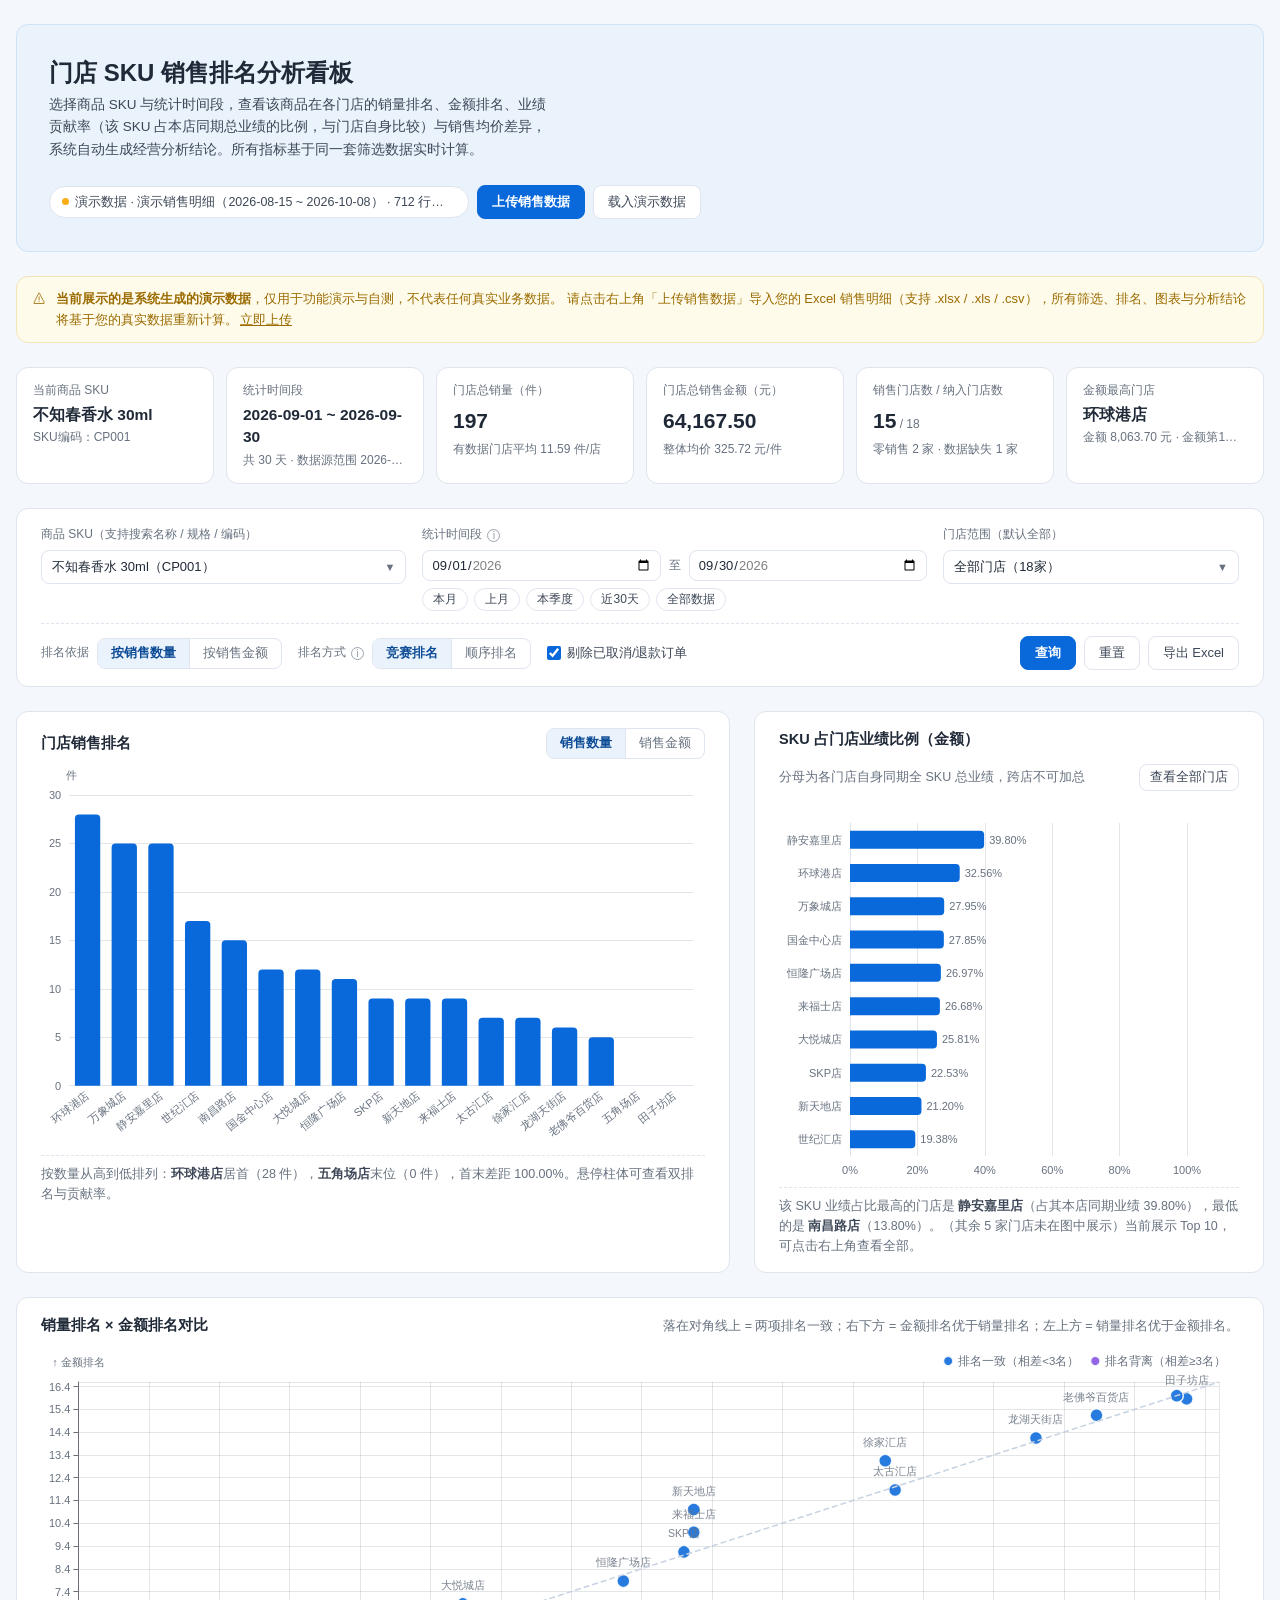
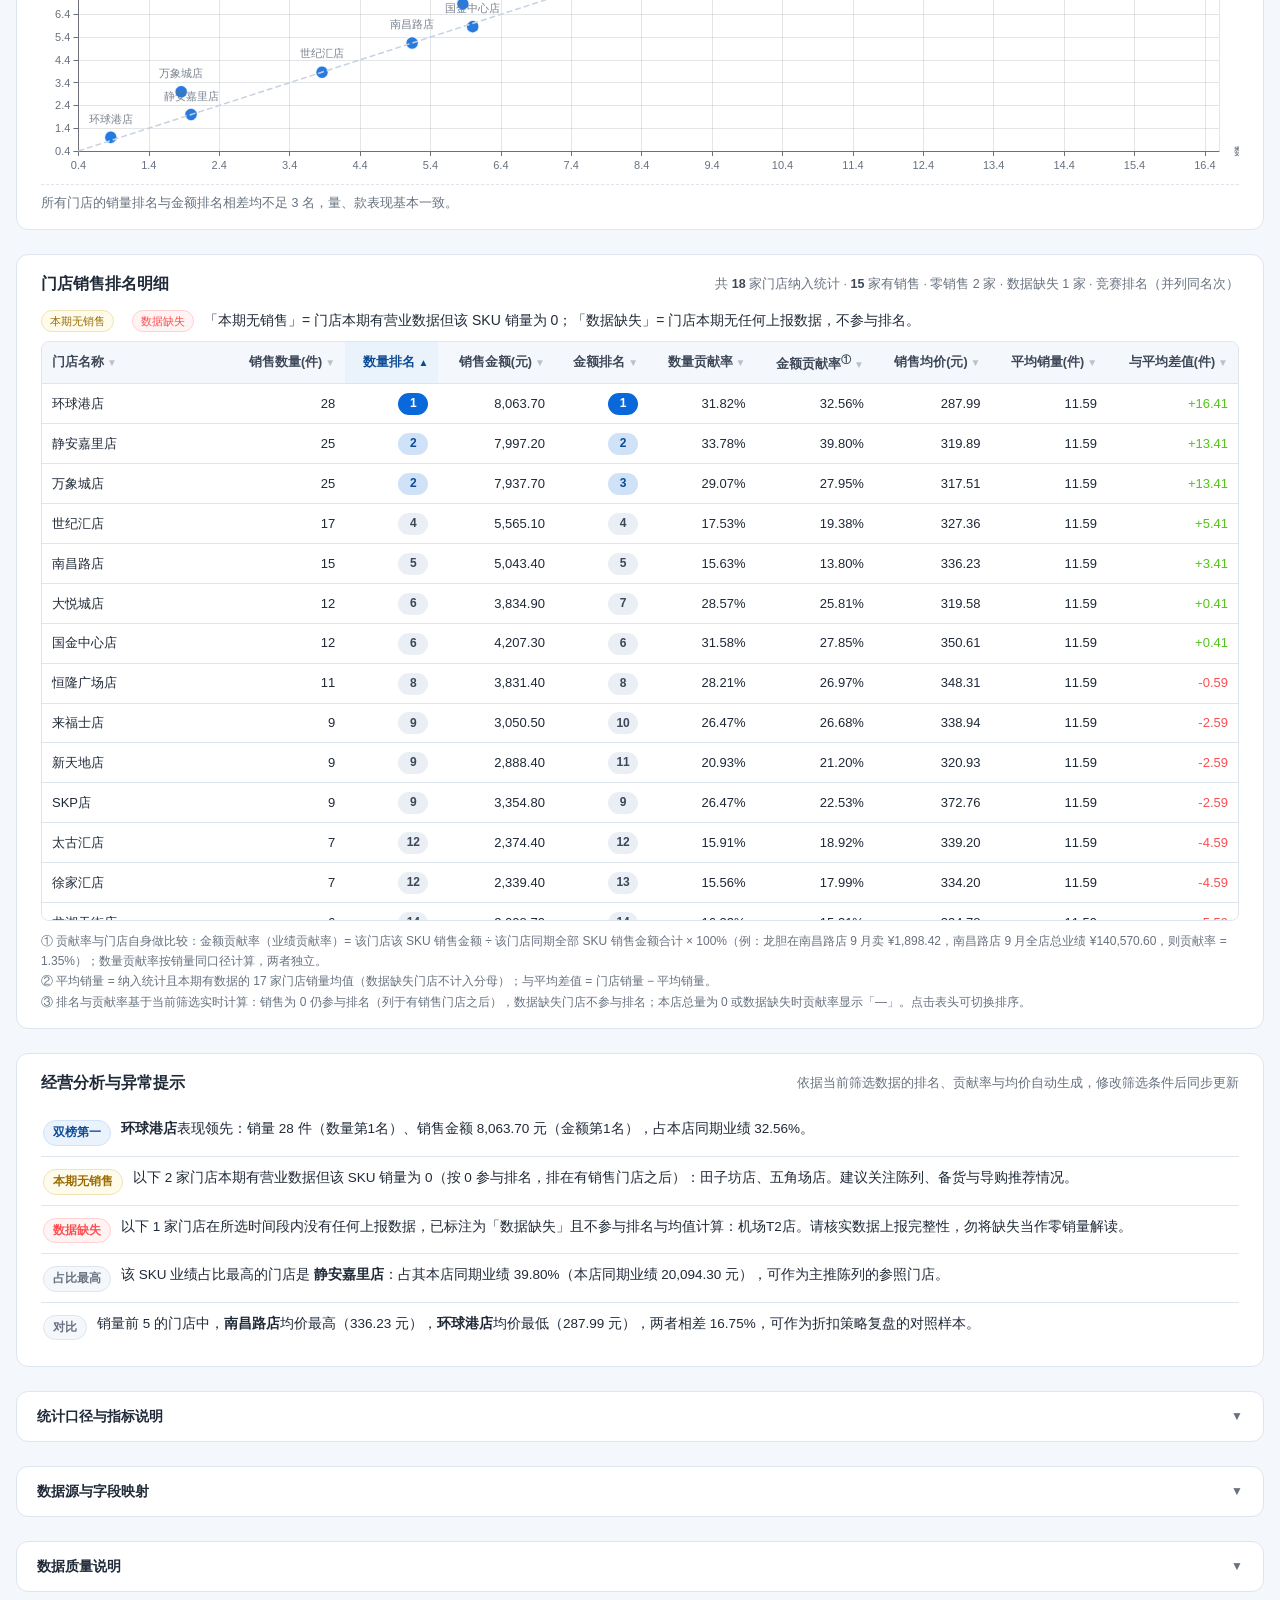
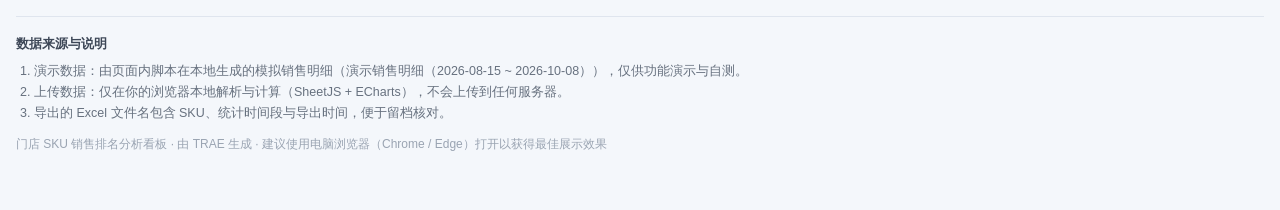
<file: 门店SKU销售排名分析看板/门店SKU销售排名分析看板.html>
<!-- Generated by Trae Work -->
<!DOCTYPE html>
<html lang="zh-CN">
<head>
  <meta charset="UTF-8">
  <meta name="viewport" content="width=device-width, initial-scale=1.0">
  <meta name="color-scheme" content="light">
  <title>门店 SKU 销售排名分析看板</title>
  <link rel="stylesheet" href="../theme.css">

  <style>
    /* ============================================================
       Active palette: Business Blue
       cue: 商品运营分析看板，商业汇报场景（白/浅灰底 + 克制蓝强调）
       ============================================================ */
    :root {
      /* Page / report tokens */
      --page-bg: var(--surface);
      --page-surface: var(--tint);
      --page-surface-muted: var(--surface-muted);
      --page-text: var(--text);
      --page-text-secondary: var(--text-secondary);
      --page-text-muted: var(--text-muted);
      --page-text-disabled: var(--text-disabled);
      --page-border: var(--border);
      --page-brand: var(--accent);
      --page-brand-hover: var(--accent-hover);
      --page-brand-active: var(--accent-active);
      --page-brand-soft: var(--accent-soft);
      --page-brand-soft-strong: var(--accent-soft-strong);
      --page-brand-text: var(--accent-text);

      /* Backward-compatible report variables */
      --bg: var(--surface);
      --bg2: var(--tint);
      --rule: var(--border);
      --ink: var(--text);
      --muted: var(--text-muted);
      --accent2: #8250DF;

      /* Chart / data tokens */
      --chart-series-1: #0969DA;
      --chart-series-2: #8250DF;
      --chart-series-3: #06B6D4;
      --chart-series-4: #BF3989;
      --chart-other: #C6D2E2;
      --chart-accent: #0969DA;
      --chart-accent-2: #8250DF;
      --chart-positive: #52C41A;
      --chart-warning: #FAAD14;
      --chart-negative: #FF4D4F;
      --chart-grid: rgba(31, 41, 55, 0.12);
      --chart-axis: #67717F;
      --chart-label: #67717F;
      --chart-tooltip-bg: #FFFFFF;

      /* Semantic compatibility tokens */
      --success: #52C41A;
      --info: #0969DA;
      --reminder: #FF7A45;
      --warning: #FAAD14;
      --danger: #FF4D4F;
      --positive: #52C41A;
      --negative: #FF4D4F;

      /* Soft tints of semantic colors (callout / tag backgrounds only) */
      --info-soft: #EAF2FC;
      --success-soft: #F0FBEE;
      --warning-soft: #FFFBEA;
      --danger-soft: #FFF3F3;
    }

    /* === Structural variables === */
    :root {
      --space-1: 4px;
      --space-2: 8px;
      --space-3: 12px;
      --space-4: 16px;
      --space-5: 24px;
      --space-6: 32px;
      --space-7: 48px;
      --radius-sm: 4px;
      --radius-md: 8px;
      --radius-lg: 12px;
      --radius-pill: 999px;
      --font-sans: -apple-system, 'Segoe UI', 'PingFang SC', 'Microsoft YaHei', 'Noto Sans CJK SC', 'Source Han Sans SC', sans-serif;
      --font-mono: 'SF Mono', Consolas, 'Courier New', monospace;
      --max: 1320px;
    }

    /* === Base === */
    *, *::before, *::after { box-sizing: border-box; margin: 0; padding: 0; }
    html { font-size: 16px; scroll-behavior: smooth; }
    body {
      font-family: var(--font-sans);
      font-size: 14px;
      line-height: 1.65;
      color: var(--ink);
      background: var(--bg2);
      padding: 24px 0 56px;
      -webkit-font-smoothing: antialiased;
    }
    img, svg, canvas { max-width: 100%; }
    button { font-family: inherit; }
    input, select { font-family: inherit; }
    :focus-visible { outline: 2px solid var(--page-brand); outline-offset: 1px; }
    .sr-only {
      position: absolute; width: 1px; height: 1px; padding: 0; margin: -1px;
      overflow: hidden; clip: rect(0 0 0 0); white-space: nowrap; border: 0;
    }

    .page__content,
    .report-intro__surface {
      width: calc(100% - 2rem);
      max-width: var(--max);
      margin: 0 auto;
    }

    /* === Opening header === */
    .report-intro { margin-bottom: var(--space-5); }
    .report-intro__surface {
      background: var(--page-brand-soft);
      border: 1px solid var(--page-brand-soft-strong);
      border-radius: var(--radius-lg);
      padding: var(--space-6) var(--space-6);
      color: var(--page-brand-text);
    }
    .intro-grid {
      display: flex;
      align-items: flex-start;
      justify-content: space-between;
      gap: var(--space-5);
      flex-wrap: wrap;
      max-width: none;
    }
    .report-intro h1 { font-size: 24px; line-height: 1.3; color: var(--page-text); }
    .report-intro__summary {
      margin-top: 6px;
      max-width: 68ch;
      font-size: 13.5px;
      color: var(--page-text-secondary);
    }
    .intro-actions {
      display: flex;
      align-items: center;
      gap: var(--space-2);
      flex-wrap: wrap;
    }
    .badge-src {
      display: inline-flex;
      align-items: center;
      gap: 6px;
      font-size: 12.5px;
      padding: 5px 12px;
      border-radius: var(--radius-pill);
      background: #FFFFFF;
      border: 1px solid var(--page-border);
      color: var(--page-text-secondary);
      max-width: 420px;
    }
    .badge-src .dot { width: 7px; height: 7px; border-radius: 50%; background: var(--warning); flex: none; }
    .badge-src.is-real .dot { background: var(--success); }
    .badge-src span { overflow: hidden; text-overflow: ellipsis; white-space: nowrap; }

    /* === Buttons === */
    .btn {
      display: inline-flex;
      align-items: center;
      justify-content: center;
      gap: 6px;
      padding: 7px 14px;
      border-radius: var(--radius-md);
      border: 1px solid var(--page-border);
      background: #FFFFFF;
      color: var(--page-text-secondary);
      font-size: 13px;
      cursor: pointer;
      white-space: nowrap;
      transition: border-color .12s ease, color .12s ease, background .12s ease;
    }
    .btn:hover { border-color: var(--page-brand); color: var(--page-brand); }
    .btn-primary { background: var(--page-brand); border-color: var(--page-brand); color: #fff; font-weight: 600; }
    .btn-primary:hover { background: var(--page-brand-hover); border-color: var(--page-brand-hover); color: #fff; }
    .btn-sm { padding: 4px 10px; font-size: 12.5px; }
    .btn-link {
      border: none; background: none; color: var(--page-brand);
      cursor: pointer; font-size: 12.5px; padding: 4px 6px;
    }
    .btn-link:hover { text-decoration: underline; }

    /* === Demo banner === */
    .banner {
      display: flex;
      align-items: flex-start;
      gap: 10px;
      background: var(--warning-soft);
      border: 1px solid #F0E4B8;
      border-radius: var(--radius-lg);
      padding: 11px 16px;
      font-size: 13px;
      color: #9A6B00;
      margin-bottom: var(--space-5);
    }
    .banner b { font-weight: 600; }
    .banner .btn-link { color: #9A6B00; text-decoration: underline; padding: 0; margin-left: 2px; }
    .banner[hidden] { display: none; }

    /* === KPI metric cards === */
    .kpi-grid {
      display: grid;
      grid-template-columns: repeat(6, 1fr);
      gap: var(--space-3);
      margin-bottom: var(--space-5);
    }
    .kpi {
      background: var(--bg);
      border: 1px solid var(--page-border);
      border-radius: var(--radius-lg);
      padding: 13px 16px;
      min-width: 0;
    }
    .kpi-label { font-size: 12px; color: var(--page-text-muted); white-space: nowrap; overflow: hidden; text-overflow: ellipsis; }
    .kpi-value {
      margin-top: 3px;
      font-size: 21px;
      font-weight: 700;
      color: var(--page-text);
      font-variant-numeric: tabular-nums;
      overflow: hidden;
      text-overflow: ellipsis;
      white-space: nowrap;
    }
    .kpi-value.small { font-size: 15.5px; white-space: normal; line-height: 1.45; }
    .kpi-value em { font-style: normal; font-size: 12px; font-weight: 500; color: var(--page-text-muted); }
    .kpi-sub {
      margin-top: 2px;
      font-size: 12px;
      color: var(--page-text-muted);
      overflow: hidden;
      text-overflow: ellipsis;
      white-space: nowrap;
    }
    .kpi-sub .up { color: var(--positive); }
    .kpi-sub .down { color: var(--negative); }

    /* === Panels === */
    .panel {
      background: var(--bg);
      border: 1px solid var(--page-border);
      border-radius: var(--radius-lg);
      padding: var(--space-4) var(--space-5);
      margin-bottom: var(--space-5);
    }
    .panel-head {
      display: flex;
      align-items: center;
      justify-content: space-between;
      gap: var(--space-3);
      flex-wrap: wrap;
      margin-bottom: var(--space-3);
    }
    .panel-head h2 { font-size: 16px; font-weight: 600; color: var(--page-text); }
    .panel-head .head-note { font-size: 12.5px; color: var(--page-text-muted); }
    .panel-head .head-note b { color: var(--page-text-secondary); font-weight: 600; }

    /* === Filters === */
    .filter-row {
      display: grid;
      grid-template-columns: minmax(240px, 2.1fr) minmax(320px, 2.9fr) minmax(200px, 1.7fr);
      gap: var(--space-4);
      margin-bottom: var(--space-3);
    }
    .filter-row.secondary {
      grid-template-columns: none;
      display: flex;
      flex-wrap: wrap;
      align-items: center;
      gap: var(--space-3) var(--space-4);
      margin-bottom: 0;
      padding-top: var(--space-3);
      border-top: 1px dashed var(--page-border);
    }
    .f-label {
      display: flex;
      align-items: center;
      gap: 5px;
      font-size: 12px;
      color: var(--page-text-muted);
      margin-bottom: 5px;
    }
    .f-label .hint {
      cursor: help;
      color: var(--page-text-disabled);
      font-size: 11px;
      border: 1px solid var(--page-text-disabled);
      border-radius: 50%;
      width: 13px; height: 13px;
      display: inline-flex; align-items: center; justify-content: center;
      flex: none;
    }
    .btn-group { display: flex; gap: var(--space-2); margin-left: auto; }

    /* combo dropdown */
    .combo { position: relative; min-width: 0; }
    .combo-btn {
      width: 100%;
      display: flex;
      align-items: center;
      justify-content: space-between;
      gap: 8px;
      text-align: left;
      padding: 7px 10px;
      border: 1px solid var(--page-border);
      border-radius: var(--radius-md);
      background: #FFFFFF;
      font-size: 13px;
      color: var(--page-text);
      cursor: pointer;
      min-width: 0;
    }
    .combo-btn:hover { border-color: var(--page-brand); }
    .combo-btn .txt { overflow: hidden; text-overflow: ellipsis; white-space: nowrap; flex: 1; }
    .combo-btn .caret { color: var(--page-text-muted); font-size: 11px; flex: none; }
    .combo-panel {
      position: absolute;
      z-index: 60;
      top: calc(100% + 5px);
      left: 0;
      width: max(100%, 300px);
      background: #FFFFFF;
      border: 1px solid var(--page-border);
      border-radius: 10px;
      box-shadow: 0 10px 28px rgba(15, 23, 42, 0.14);
      padding: 8px;
      display: none;
    }
    .combo.open .combo-panel { display: block; }
    .combo-panel .panel-tip { font-size: 12px; color: var(--page-text-muted); padding: 4px 8px 6px; }
    .combo-search {
      width: 100%;
      padding: 7px 10px;
      border: 1px solid var(--page-border);
      border-radius: var(--radius-md);
      font-size: 13px;
      margin-bottom: 8px;
      color: var(--ink);
    }
    .combo-list { max-height: 280px; overflow: auto; }
    .combo-item {
      display: flex;
      align-items: center;
      justify-content: space-between;
      gap: 10px;
      padding: 7px 10px;
      border-radius: 6px;
      font-size: 13px;
      cursor: pointer;
      color: var(--page-text);
    }
    .combo-item:hover { background: var(--page-surface); }
    .combo-item.on { background: var(--page-brand-soft); color: var(--page-brand-text); font-weight: 600; }
    .combo-item .sub { font-size: 12px; color: var(--page-text-muted); flex: none; font-variant-numeric: tabular-nums; }
    .combo-item .name { overflow: hidden; text-overflow: ellipsis; white-space: nowrap; min-width: 0; }
    .check-item { display: flex; align-items: center; gap: 8px; padding: 6px 8px; border-radius: 6px; font-size: 13px; cursor: pointer; }
    .check-item:hover { background: var(--page-surface); }
    .check-item input { accent-color: var(--page-brand); width: 14px; height: 14px; flex: none; }
    .check-item .name { overflow: hidden; text-overflow: ellipsis; white-space: nowrap; }
    .combo-toolbar { display: flex; gap: 6px; margin-bottom: 6px; }

    /* dates */
    .date-row { display: flex; align-items: center; gap: 8px; flex-wrap: nowrap; }
    .date-row input[type="date"] {
      padding: 6px 8px;
      border: 1px solid var(--page-border);
      border-radius: var(--radius-md);
      font-size: 13px;
      background: #FFFFFF;
      color: var(--ink);
      min-width: 0;
      flex: 1;
    }
    .date-row .sep { color: var(--page-text-muted); font-size: 12px; flex: none; }
    .chips { display: flex; gap: 6px; flex-wrap: wrap; margin-top: 7px; }
    .chip {
      font-size: 12px;
      padding: 2px 10px;
      border-radius: var(--radius-pill);
      border: 1px solid var(--page-border);
      background: #FFFFFF;
      color: var(--page-text-secondary);
      cursor: pointer;
    }
    .chip:hover { border-color: var(--page-brand); color: var(--page-brand); }
    .chip.on { background: var(--page-brand-soft); border-color: var(--page-brand); color: var(--page-brand-text); }

    /* segmented control */
    .seg {
      display: inline-flex;
      border: 1px solid var(--page-border);
      border-radius: var(--radius-md);
      overflow: hidden;
      background: #FFFFFF;
    }
    .seg button {
      border: none;
      background: transparent;
      padding: 6px 13px;
      font-size: 12.5px;
      color: var(--page-text-muted);
      cursor: pointer;
      white-space: nowrap;
    }
    .seg button + button { border-left: 1px solid var(--page-border); }
    .seg button.on { background: var(--page-brand-soft); color: var(--page-brand-text); font-weight: 600; }
    .inline-ctrl { display: flex; align-items: center; gap: 8px; }
    .inline-ctrl .f-label { margin: 0; }
    .caliber-check {
      display: inline-flex;
      align-items: center;
      gap: 6px;
      font-size: 12.5px;
      color: var(--page-text-secondary);
      cursor: pointer;
    }
    .caliber-check input { accent-color: var(--page-brand); width: 14px; height: 14px; }

    /* === Charts === */
    .chart-grid {
      display: grid;
      grid-template-columns: 7fr 5fr;
      gap: var(--space-5);
      margin-bottom: var(--space-5);
    }
    .chart-grid .panel { margin-bottom: 0; }
    .chart-panel { padding: var(--space-4) var(--space-5); }
    .chart-panel h3 { font-size: 14.5px; font-weight: 600; color: var(--page-text); }
    .chart-panel .panel-head { margin-bottom: var(--space-2); }
    .chart { width: 100%; position: relative; }
    #chartBar { height: 380px; }
    #chartContrib { height: 380px; }
    #chartScatter { height: 430px; }
    .chart-empty {
      position: absolute;
      inset: 0;
      display: none;
      align-items: center;
      justify-content: center;
      flex-direction: column;
      gap: 6px;
      color: var(--page-text-muted);
      font-size: 13px;
      text-align: center;
      padding: 0 20px;
    }
    .chart-empty.show { display: flex; }
    .chart-empty .big { font-size: 15px; color: var(--page-text-secondary); }
    figcaption.chart-takeaway {
      margin-top: 8px;
      padding-top: 8px;
      border-top: 1px dashed var(--page-border);
      font-size: 12.5px;
      color: var(--page-text-muted);
      line-height: 1.6;
    }
    figcaption.chart-takeaway b { color: var(--page-text-secondary); font-weight: 600; }

    /* === Rank table === */
    .table-scroll {
      max-height: 580px;
      overflow: auto;
      border: 1px solid var(--page-border);
      border-radius: var(--radius-md);
    }
    table.rank-table {
      width: 100%;
      border-collapse: separate;
      border-spacing: 0;
      min-width: 1150px;
      font-size: 13px;
    }
    table.rank-table thead th {
      position: sticky;
      top: 0;
      z-index: 5;
      background: var(--page-surface);
      border-bottom: 1px solid var(--page-border);
      font-weight: 600;
      font-size: 12.5px;
      color: var(--page-text-secondary);
      padding: 9px 10px;
      white-space: nowrap;
      text-align: right;
    }
    table.rank-table thead th.th-store { text-align: left; }
    table.rank-table thead th.sortable { cursor: pointer; user-select: none; }
    table.rank-table thead th.sortable:hover { color: var(--page-brand); }
    table.rank-table thead th .arrow { font-size: 10px; opacity: 0.3; margin-left: 3px; }
    table.rank-table thead th[aria-sort] { color: var(--page-brand-text); background: var(--page-brand-soft); }
    table.rank-table thead th[aria-sort] .arrow { opacity: 1; }
    table.rank-table td {
      padding: 8px 10px;
      border-bottom: 1px solid var(--rule);
      white-space: nowrap;
      text-align: right;
      font-variant-numeric: tabular-nums;
      color: var(--page-text);
    }
    table.rank-table td.td-store {
      position: sticky;
      left: 0;
      z-index: 2;
      background: var(--bg);
      text-align: left;
      min-width: 170px;
      max-width: 240px;
      white-space: normal;
      font-weight: 500;
    }
    table.rank-table thead th.th-store { position: sticky; left: 0; z-index: 6; }
    table.rank-table tbody tr:hover td { background: var(--page-surface); }
    table.rank-table tbody tr:hover td.td-store { background: var(--page-surface); }
    .rank-badge {
      display: inline-flex;
      min-width: 30px;
      height: 22px;
      padding: 0 8px;
      align-items: center;
      justify-content: center;
      border-radius: var(--radius-pill);
      font-size: 12px;
      font-weight: 700;
      font-variant-numeric: tabular-nums;
      background: var(--page-surface-muted);
      color: var(--page-text-secondary);
    }
    .rank-badge.r1 { background: var(--page-brand); color: #fff; }
    .rank-badge.r2, .rank-badge.r3 { background: var(--page-brand-soft-strong); color: var(--page-brand-text); }
    .rank-badge.na { background: transparent; color: var(--page-text-disabled); font-weight: 400; }
    td .up { color: var(--positive); }
    td .down { color: var(--negative); }
    td .zero { color: var(--page-text-muted); }
    .tag {
      display: inline-flex;
      align-items: center;
      gap: 4px;
      padding: 1px 8px;
      border-radius: var(--radius-pill);
      font-size: 11px;
      font-weight: 500;
      border: 1px solid;
      margin-left: 8px;
      vertical-align: 1px;
      white-space: nowrap;
    }
    .tag-zero { color: #9A6B00; background: var(--warning-soft); border-color: #F0E4B8; }
    .tag-missing { color: var(--danger); background: var(--danger-soft); border-color: #FFD1D1; }
    .table-footnote {
      margin-top: 10px;
      font-size: 12px;
      color: var(--page-text-muted);
      line-height: 1.7;
    }
    .table-footnote sup { color: var(--page-brand); font-weight: 600; }
    .legend-tags { display: flex; gap: 10px; align-items: center; flex-wrap: wrap; }

    /* === Analysis === */
    .insight-list { list-style: none; }
    .insight {
      display: flex;
      gap: 10px;
      align-items: flex-start;
      padding: 10px 2px;
      border-bottom: 1px solid var(--rule);
      font-size: 13.5px;
      color: var(--page-text);
      line-height: 1.7;
    }
    .insight:last-child { border-bottom: none; }
    .insight-tag {
      flex: none;
      font-size: 11.5px;
      font-weight: 600;
      padding: 2px 9px;
      border-radius: var(--radius-pill);
      border: 1px solid;
      margin-top: 2px;
      white-space: nowrap;
    }
    .t-lead { color: var(--page-brand-text); background: var(--info-soft); border-color: var(--page-brand-soft-strong); }
    .t-price { color: #B25000; background: #FFF3EC; border-color: #F6D5C0; }
    .t-zero { color: #9A6B00; background: var(--warning-soft); border-color: #F0E4B8; }
    .t-missing { color: var(--danger); background: var(--danger-soft); border-color: #FFD1D1; }
    .t-risk { color: var(--warning); background: var(--warning-soft); border-color: #F0E4B8; }
    .t-note { color: var(--page-text-muted); background: var(--page-surface); border-color: var(--page-border); }
    .insight b { font-weight: 600; color: var(--page-text); }
    .empty-tip {
      padding: 26px 10px;
      text-align: center;
      color: var(--page-text-muted);
      font-size: 13.5px;
    }

    /* === Notes / details === */
    details.notes {
      background: var(--bg);
      border: 1px solid var(--page-border);
      border-radius: var(--radius-lg);
      margin-bottom: var(--space-5);
      overflow: hidden;
    }
    details.notes summary {
      cursor: pointer;
      padding: 13px 20px;
      font-weight: 600;
      font-size: 14px;
      color: var(--page-text);
      list-style: none;
      display: flex;
      align-items: center;
      justify-content: space-between;
      gap: 8px;
    }
    details.notes summary::-webkit-details-marker { display: none; }
    details.notes summary .chev { transition: transform .15s ease; color: var(--page-text-muted); font-size: 12px; }
    details.notes[open] summary .chev { transform: rotate(180deg); }
    details.notes[open] summary { border-bottom: 1px solid var(--page-border); }
    .notes-body { padding: 14px 20px 18px; font-size: 13px; color: var(--page-text-secondary); line-height: 1.75; }
    .notes-body h4 { font-size: 13px; font-weight: 600; color: var(--page-text); margin: 14px 0 4px; }
    .notes-body h4:first-child { margin-top: 0; }
    .notes-body ul { padding-left: 18px; }
    .notes-body li { margin: 3px 0; }
    .notes-body .formula { font-family: var(--font-mono); font-size: 12.5px; color: var(--page-text); }
    .notes-body table { width: 100%; border-collapse: collapse; margin-top: 6px; }
    .notes-body table th, .notes-body table td {
      border: 1px solid var(--rule);
      padding: 5px 10px;
      font-size: 12.5px;
      text-align: left;
    }
    .notes-body table th { background: var(--page-surface); font-weight: 600; color: var(--page-text-secondary); }

    /* === Upload modal === */
    .modal {
      position: fixed;
      inset: 0;
      z-index: 100;
      display: none;
      align-items: flex-start;
      justify-content: center;
      background: rgba(15, 23, 42, 0.45);
      padding: 40px 16px;
      overflow: auto;
    }
    .modal.open { display: flex; }
    .modal-dialog {
      background: #FFFFFF;
      border-radius: 14px;
      width: min(880px, 100%);
      padding: 24px 26px;
      box-shadow: 0 24px 60px rgba(15, 23, 42, 0.25);
    }
    .modal-dialog h2 { font-size: 17px; margin-bottom: 4px; color: var(--page-text); }
    .modal-dialog .modal-desc { font-size: 13px; color: var(--page-text-muted); margin-bottom: 14px; }
    .modal-actions { display: flex; justify-content: flex-end; gap: 8px; margin-top: 18px; flex-wrap: wrap; }
    .dropzone {
      border: 1.5px dashed var(--page-border);
      border-radius: 10px;
      padding: 26px 20px;
      text-align: center;
      color: var(--page-text-muted);
      font-size: 13px;
      cursor: pointer;
      background: var(--page-surface);
      transition: border-color .12s ease, background .12s ease;
    }
    .dropzone.drag { border-color: var(--page-brand); background: var(--page-brand-soft); }
    .dropzone .dz-title { font-size: 14px; color: var(--page-text-secondary); font-weight: 600; margin-bottom: 4px; }
    .dropzone .dz-hint { font-size: 12px; }
    .modal-section { margin-top: 18px; }
    .modal-section h3 { font-size: 14px; margin-bottom: 8px; color: var(--page-text); }
    .upload-error {
      display: none;
      background: var(--danger-soft);
      border: 1px solid #FFD1D1;
      color: var(--danger);
      font-size: 12.5px;
      border-radius: var(--radius-md);
      padding: 8px 12px;
      margin-top: 12px;
      line-height: 1.6;
    }
    .upload-error.show { display: block; }
    .mapping-table { width: 100%; border-collapse: collapse; }
    .mapping-table th, .mapping-table td {
      border: 1px solid var(--rule);
      padding: 6px 10px;
      font-size: 12.5px;
      text-align: left;
    }
    .mapping-table th { background: var(--page-surface); font-weight: 600; }
    .mapping-table select {
      width: 100%;
      padding: 4px 6px;
      border: 1px solid var(--page-border);
      border-radius: 6px;
      font-size: 12.5px;
      background: #fff;
      color: var(--ink);
    }
    .mapping-table .miss select, .mapping-table .miss .cur { color: var(--danger); }
    .mapping-table .cur { color: var(--page-text-secondary); }
    .summary-chips { display: flex; flex-wrap: wrap; gap: 8px; margin-top: 10px; }
    .schip {
      font-size: 12px;
      border: 1px solid var(--page-border);
      background: var(--page-surface);
      border-radius: var(--radius-pill);
      padding: 3px 11px;
      color: var(--page-text-secondary);
    }
    .schip b { font-weight: 600; color: var(--page-brand-text); }
    .preview-wrap { overflow: auto; border: 1px solid var(--rule); border-radius: 8px; margin-top: 8px; }
    .preview-wrap table { width: 100%; border-collapse: collapse; font-size: 12px; min-width: 720px; }
    .preview-wrap th, .preview-wrap td { border-bottom: 1px solid var(--rule); border-right: 1px solid var(--rule); padding: 5px 8px; text-align: left; white-space: nowrap; }
    .preview-wrap th { background: var(--page-surface); font-weight: 600; position: sticky; top: 0; }

    /* === Footer === */
    footer { border-top: 1px solid var(--page-border); padding-top: var(--space-4); margin-top: var(--space-5); }
    footer .sources h2 { font-size: 13px; margin-bottom: 6px; color: var(--page-text-secondary); }
    footer .sources ol { padding-left: 18px; }
    footer .sources li { font-size: 12.5px; color: var(--page-text-muted); line-height: 1.7; }
    footer .gen-note { margin-top: 10px; font-size: 12px; color: var(--page-text-disabled); }

    /* === Responsive === */
    @media (max-width: 1240px) {
      .kpi-grid { grid-template-columns: repeat(3, 1fr); }
    }
    @media (max-width: 1024px) {
      .chart-grid { grid-template-columns: 1fr; }
      .filter-row { grid-template-columns: 1fr 1fr; }
      .filter-row > .f-stores { grid-column: 1 / -1; }
    }
    @media (max-width: 768px) {
      body { padding: 12px 0 32px; }
      .report-intro__surface { padding: var(--space-5); }
      .kpi-grid { grid-template-columns: repeat(2, 1fr); }
      .filter-row { grid-template-columns: 1fr; }
      .btn-group { margin-left: 0; }
      .intro-actions { width: 100%; }
      .panel { padding: var(--space-3) var(--space-4); }
    }
    @media (max-width: 520px) {
      .kpi-grid { grid-template-columns: 1fr; }
    }

    @media print {
      body { background: #fff; padding: 0; }
      .intro-actions, .filters, .banner, .modal, .btn-group { display: none !important; }
      .panel, details.notes { break-inside: avoid; border: none; }
      .table-scroll { max-height: none; overflow: visible; }
      details.notes { border: 1px solid #ccc; }
      details.notes summary .chev { display: none; }
    }

    @media (prefers-reduced-motion: reduce) {
      html { scroll-behavior: auto; }
      *, *::before, *::after { transition: none !important; animation: none !important; }
    }
  </style>
</head>
<body>
  <article class="page">
    <header class="report-intro report-intro--plain">
      <div class="report-intro__surface">
        <div class="report-intro__content intro-grid">
          <div>
            <h1>门店 SKU 销售排名分析看板</h1>
            <p class="report-intro__summary">
              选择商品 SKU 与统计时间段，查看该商品在各门店的销量排名、金额排名、业绩贡献率（该 SKU 占本店同期总业绩的比例，与门店自身比较）与销售均价差异，系统自动生成经营分析结论。所有指标基于同一套筛选数据实时计算。
            </p>
          </div>
          <div class="intro-actions">
            <span class="badge-src" id="dataSourceBadge" title=""><span class="dot"></span><span id="dataSourceText">未载入数据</span></span>
            <button class="btn btn-primary" id="btnUpload" type="button">上传销售数据</button>
            <button class="btn" id="btnDemo" type="button">载入演示数据</button>
          </div>
        </div>
      </div>
    </header>

    <div class="page__content">
      <main>
        <div class="banner" id="demoBanner" hidden>
          <span aria-hidden="true">⚠</span>
          <span>
            <b>当前展示的是系统生成的演示数据</b>，仅用于功能演示与自测，不代表任何真实业务数据。
            请点击右上角「上传销售数据」导入您的 Excel 销售明细（支持 .xlsx / .xls / .csv），所有筛选、排名、图表与分析结论将基于您的真实数据重新计算。<button class="btn-link" id="bannerUpload" type="button">立即上传</button>
          </span>
        </div>

        <!-- 核心指标卡片 -->
        <section class="kpi-grid" id="kpiGrid" aria-label="核心指标卡片">
          <div class="kpi" id="kpiSku">
            <div class="kpi-label">当前商品 SKU</div>
            <div class="kpi-value small">—</div>
            <div class="kpi-sub">—</div>
          </div>
          <div class="kpi" id="kpiPeriod">
            <div class="kpi-label">统计时间段</div>
            <div class="kpi-value small">—</div>
            <div class="kpi-sub">—</div>
          </div>
          <div class="kpi" id="kpiQty">
            <div class="kpi-label">门店总销量（件）</div>
            <div class="kpi-value">—</div>
            <div class="kpi-sub">—</div>
          </div>
          <div class="kpi" id="kpiAmount">
            <div class="kpi-label">门店总销售金额（元）</div>
            <div class="kpi-value">—</div>
            <div class="kpi-sub">—</div>
          </div>
          <div class="kpi" id="kpiStores">
            <div class="kpi-label">销售门店数 / 纳入门店数</div>
            <div class="kpi-value">—</div>
            <div class="kpi-sub">—</div>
          </div>
          <div class="kpi" id="kpiTop">
            <div class="kpi-label">金额最高门店</div>
            <div class="kpi-value small">—</div>
            <div class="kpi-sub">—</div>
          </div>
        </section>

        <!-- 筛选器 -->
        <section class="panel filters" id="filterPanel" aria-label="筛选条件">
          <div class="filter-row">
            <div class="combo" id="skuCombo">
              <div class="f-label" id="skuLabel">商品 SKU（支持搜索名称 / 规格 / 编码）</div>
              <button class="combo-btn" id="skuComboBtn" type="button" aria-haspopup="listbox">
                <span class="txt" id="skuComboTxt">—</span><span class="caret">▼</span>
              </button>
              <div class="combo-panel" id="skuComboPanel">
                <input class="combo-search" id="skuSearch" type="text" placeholder="搜索商品名称 / 规格 / SKU 编码…" aria-label="搜索商品 SKU">
                <div class="combo-list" id="skuList" role="listbox"></div>
              </div>
            </div>

            <div>
              <div class="f-label">统计时间段<span class="hint" title="按销售日期过滤，含起止当天（含当天 23:59:59 前的记录）">i</span></div>
              <div class="date-row">
                <input type="date" id="dateStart" aria-label="开始日期">
                <span class="sep">至</span>
                <input type="date" id="dateEnd" aria-label="结束日期">
              </div>
              <div class="chips" id="presetChips">
                <button class="chip" type="button" data-preset="thisMonth">本月</button>
                <button class="chip" type="button" data-preset="lastMonth">上月</button>
                <button class="chip" type="button" data-preset="thisQuarter">本季度</button>
                <button class="chip" type="button" data-preset="last30">近30天</button>
                <button class="chip" type="button" data-preset="all">全部数据</button>
              </div>
            </div>

            <div class="combo f-stores" id="storeCombo">
              <div class="f-label">门店范围（默认全部）</div>
              <button class="combo-btn" id="storeComboBtn" type="button" aria-haspopup="listbox">
                <span class="txt" id="storeComboTxt">全部门店</span><span class="caret">▼</span>
              </button>
              <div class="combo-panel" id="storeComboPanel">
                <input class="combo-search" id="storeSearch" type="text" placeholder="搜索门店…" aria-label="搜索门店">
                <div class="combo-toolbar">
                  <button class="btn btn-sm" id="storeSelectAll" type="button">全选</button>
                  <button class="btn btn-sm" id="storeClear" type="button">清空</button>
                </div>
                <div class="combo-list" id="storeList" role="listbox"></div>
              </div>
            </div>
          </div>

          <div class="filter-row secondary">
            <div class="inline-ctrl">
              <span class="f-label">排名依据</span>
              <div class="seg" id="basisSeg" role="group" aria-label="排名依据">
                <button type="button" data-basis="qty" class="on">按销售数量</button>
                <button type="button" data-basis="amount">按销售金额</button>
              </div>
            </div>
            <div class="inline-ctrl">
              <span class="f-label">排名方式<span class="hint" title="竞赛排名：并列同 rank（1,2,2,4）；顺序排名：不重复（1,2,3,4）">i</span></span>
              <div class="seg" id="methodSeg" role="group" aria-label="排名方式">
                <button type="button" data-method="competition" class="on">竞赛排名</button>
                <button type="button" data-method="sequential">顺序排名</button>
              </div>
            </div>
            <div class="inline-ctrl" id="caliberRow" hidden>
              <label class="caliber-check" title="勾选后，剔除订单状态为「已取消 / 已退款 / 已关闭」等非有效成交的记录">
                <input type="checkbox" id="caliberExclude" checked>
                <span>剔除已取消/退款订单</span>
              </label>
            </div>
            <div class="btn-group">
              <button class="btn btn-primary" id="btnQuery" type="button">查询</button>
              <button class="btn" id="btnReset" type="button">重置</button>
              <button class="btn" id="btnExport" type="button" title="将当前筛选结果与排名导出为 Excel">导出 Excel</button>
            </div>
          </div>
        </section>

        <!-- 图表 -->
        <section class="chart-grid" aria-label="可视化图表">
          <figure class="panel chart-panel">
            <div class="panel-head">
              <h3>门店销售排名</h3>
              <div class="seg" id="chartBasisSeg" role="group" aria-label="图表指标切换">
                <button type="button" data-basis="qty" class="on">销售数量</button>
                <button type="button" data-basis="amount">销售金额</button>
              </div>
            </div>
            <div class="chart" id="chartBar">
              <div class="chart-empty" id="chartBarEmpty"></div>
            </div>
            <figcaption class="chart-takeaway" id="takeawayBar">—</figcaption>
          </figure>

          <figure class="panel chart-panel">
            <div class="panel-head">
              <h3>SKU 占门店业绩比例（金额）</h3>
              <span class="head-note">分母为各门店自身同期全 SKU 总业绩，跨店不可加总</span>
              <button class="btn btn-sm" id="contribViewAll" type="button">查看全部门店</button>
            </div>
            <div class="chart" id="chartContrib">
              <div class="chart-empty" id="chartContribEmpty"></div>
            </div>
            <figcaption class="chart-takeaway" id="takeawayContrib">—</figcaption>
          </figure>
        </section>

        <section aria-label="排名对比">
          <figure class="panel chart-panel">
            <div class="panel-head">
              <h3>销量排名 × 金额排名对比</h3>
              <span class="head-note" id="scatterLegend">落在对角线上 = 两项排名一致；右下方 = 金额排名优于销量排名；左上方 = 销量排名优于金额排名。</span>
            </div>
            <div class="chart" id="chartScatter">
              <div class="chart-empty" id="chartScatterEmpty"></div>
            </div>
            <figcaption class="chart-takeaway" id="takeawayScatter">—</figcaption>
          </figure>
        </section>

        <!-- 排名表格 -->
        <section class="panel" aria-label="门店排名数据表">
          <div class="panel-head">
            <h2>门店销售排名明细</h2>
            <div class="head-note" id="tableMeta">—</div>
          </div>
          <div class="legend-tags" style="margin-bottom:8px;">
            <span class="tag tag-zero" style="margin-left:0;">本期无销售</span>
            <span class="tag tag-missing">数据缺失</span>
            <span class="head-note">「本期无销售」= 门店本期有营业数据但该 SKU 销量为 0；「数据缺失」= 门店本期无任何上报数据，不参与排名。</span>
          </div>
          <div class="table-scroll">
            <table class="rank-table" id="rankTable">
              <caption class="sr-only">按当前筛选条件计算的各门店销售数量、销售金额、排名、贡献率与销售均价明细表</caption>
              <thead>
                <tr>
                  <th class="th-store sortable" data-key="store" scope="col">门店名称<span class="arrow">▼</span></th>
                  <th class="sortable" data-key="qty" scope="col">销售数量(件)<span class="arrow">▼</span></th>
                  <th class="sortable" data-key="qtyRank" scope="col">数量排名<span class="arrow">▼</span></th>
                  <th class="sortable" data-key="amount" scope="col">销售金额(元)<span class="arrow">▼</span></th>
                  <th class="sortable" data-key="amountRank" scope="col">金额排名<span class="arrow">▼</span></th>
                  <th class="sortable" data-key="qtyShare" scope="col" title="该店该 SKU 销量 ÷ 该店同期全 SKU 总销量">数量贡献率<span class="arrow">▼</span></th>
                  <th class="sortable" data-key="amountShare" scope="col" title="该店该 SKU 金额 ÷ 该店同期全 SKU 总金额（与门店自身比较）">金额贡献率<sup title="即业绩贡献率：该 SKU 占本店同期总业绩的比例">①</sup><span class="arrow">▼</span></th>
                  <th class="sortable" data-key="avgPrice" scope="col">销售均价(元)<span class="arrow">▼</span></th>
                  <th class="sortable" data-key="avgQty" scope="col">平均销量(件)<span class="arrow">▼</span></th>
                  <th class="sortable" data-key="qtyDiff" scope="col">与平均差值(件)<span class="arrow">▼</span></th>
                </tr>
              </thead>
              <tbody id="rankTableBody"></tbody>
            </table>
          </div>
          <div class="table-footnote" id="tableFootnote">—</div>
        </section>

        <!-- 经营分析 -->
        <section class="panel" aria-label="经营分析结论">
          <div class="panel-head">
            <h2>经营分析与异常提示</h2>
            <span class="head-note">依据当前筛选数据的排名、贡献率与均价自动生成，修改筛选条件后同步更新</span>
          </div>
          <ol class="insight-list" id="analysisList"></ol>
        </section>

        <!-- 口径与说明 -->
        <details class="notes" id="notesCaliberBox">
          <summary>统计口径与指标说明<span class="chev">▼</span></summary>
          <div class="notes-body" id="notesCaliber"></div>
        </details>
        <details class="notes" id="notesMappingBox">
          <summary>数据源与字段映射<span class="chev">▼</span></summary>
          <div class="notes-body" id="notesMapping"></div>
        </details>
        <details class="notes" id="notesQualityBox">
          <summary>数据质量说明<span class="chev">▼</span></summary>
          <div class="notes-body" id="notesQuality"></div>
        </details>
      </main>

      <footer>
        <div class="sources">
          <h2>数据来源与说明</h2>
          <ol>
            <li id="srcMain">演示数据：由页面内脚本在本地生成的模拟销售明细，仅供功能演示。</li>
            <li>上传数据：仅在你的浏览器本地解析与计算（SheetJS + ECharts），不会上传到任何服务器。</li>
            <li>导出的 Excel 文件名包含 SKU、统计时间段与导出时间，便于留档核对。</li>
          </ol>
          <p class="gen-note">门店 SKU 销售排名分析看板 · 由 TRAE 生成 · 建议使用电脑浏览器（Chrome / Edge）打开以获得最佳展示效果</p>
        </div>
      </footer>
    </div>
  </article>

  <!-- 上传数据弹窗 -->
  <div class="modal" id="uploadModal" role="dialog" aria-modal="true" aria-labelledby="uploadTitle">
    <div class="modal-dialog">
      <h2 id="uploadTitle">上传销售明细数据</h2>
      <p class="modal-desc">
        支持 .xlsx / .xls / .csv（UTF-8）。系统会自动识别「门店、SKU、商品名称、规格、销售日期、销售数量、销售金额」等字段，识别后可手动校正映射。
        <button class="btn-link" id="btnTemplate" type="button">下载示例模板 Excel</button>
      </p>
      <div class="dropzone" id="dropZone" tabindex="0" role="button" aria-label="选择或拖拽文件">
        <div class="dz-title">点击选择文件，或将文件拖拽到此处</div>
        <div class="dz-hint">建议上传订单级或日级销售明细（每行一笔销售记录），若为订单明细将自动按「门店 + SKU + 时间段」汇总</div>
        <input type="file" id="fileInput" accept=".xlsx,.xls,.csv" hidden>
      </div>
      <div class="upload-error" id="uploadError"></div>
      <div class="modal-section" id="mappingSection" hidden>
        <h3>字段映射（自动识别，可校正）</h3>
        <table class="mapping-table" id="mappingTable"></table>
        <div class="summary-chips" id="mappingSummary"></div>
        <div class="modal-section" style="margin-top:14px;">
          <h3>数据预览（前 5 行）</h3>
          <div class="preview-wrap" id="previewWrap"></div>
        </div>
      </div>
      <div class="modal-actions">
        <button class="btn" id="btnCancelUpload" type="button">取消</button>
        <button class="btn btn-primary" id="btnConfirmLoad" type="button" disabled>确认载入</button>
      </div>
    </div>
  </div>

  <script src="./_shared/js/xlsx.full.min.js"></script>
  <script src="./_shared/js/echarts.min.js"></script>
  <script src="./assets/engine.js"></script>
  <script src="./assets/charts.js"></script>
  <script src="./assets/app.js"></script>
</body>
</html>
</file>
<file: theme.css>
/* ============================================================
   黑爪商品驾驶舱 · 统一主题（Business Blue）
   所有工具页与驾驶舱外壳共用本文件的颜色令牌；
   调整品牌蓝只需修改 :root 中的 --accent 系列。
   语义色（成功/提醒/危险）刻意保留，不参与品牌色替换。
   ============================================================ */
:root {
  /* 中性色 */
  --bg: #F4F7FB;              /* 页面底色 */
  --tint: #F4F7FB;            /* 页面底色别名（供工具页映射旧变量） */
  --surface: #FFFFFF;         /* 卡片 / 面板 */
  --surface-muted: #EAEFF6;   /* 次级面板 / 表头 */
  --border: #DFE5EE;
  --border-strong: #C6D2E2;
  --text: #1F2937;
  --text-secondary: #3D4757;
  --text-muted: #67717F;
  --text-disabled: #9AA4B2;

  /* 品牌蓝 */
  --accent: #0969DA;
  --accent-hover: #0757B5;
  --accent-active: #064B99;
  --accent-soft: #EAF2FC;
  --accent-soft-strong: #CFE2F8;
  --accent-text: #0B4A94;

  /* 语义色：成功 */
  --positive: #52C41A;
  --positive-soft: #F0FBEE;
  --positive-border: #CBEABF;
  --positive-text: #2F7A12;

  /* 语义色：提醒 / 临期 */
  --warning: #FAAD14;
  --warning-soft: #FFFBEA;
  --warning-border: #F0E4B8;
  --warning-text: #9A6B00;

  /* 语义色：危险 / 逾期 */
  --danger: #FF4D4F;
  --danger-soft: #FFF3F3;
  --danger-border: #FFD1D1;
  --danger-text: #C53030;

  /* 形状与阴影 */
  --shadow: 0 10px 30px rgba(31, 41, 55, 0.08);
  --radius: 10px;
}
</file>
